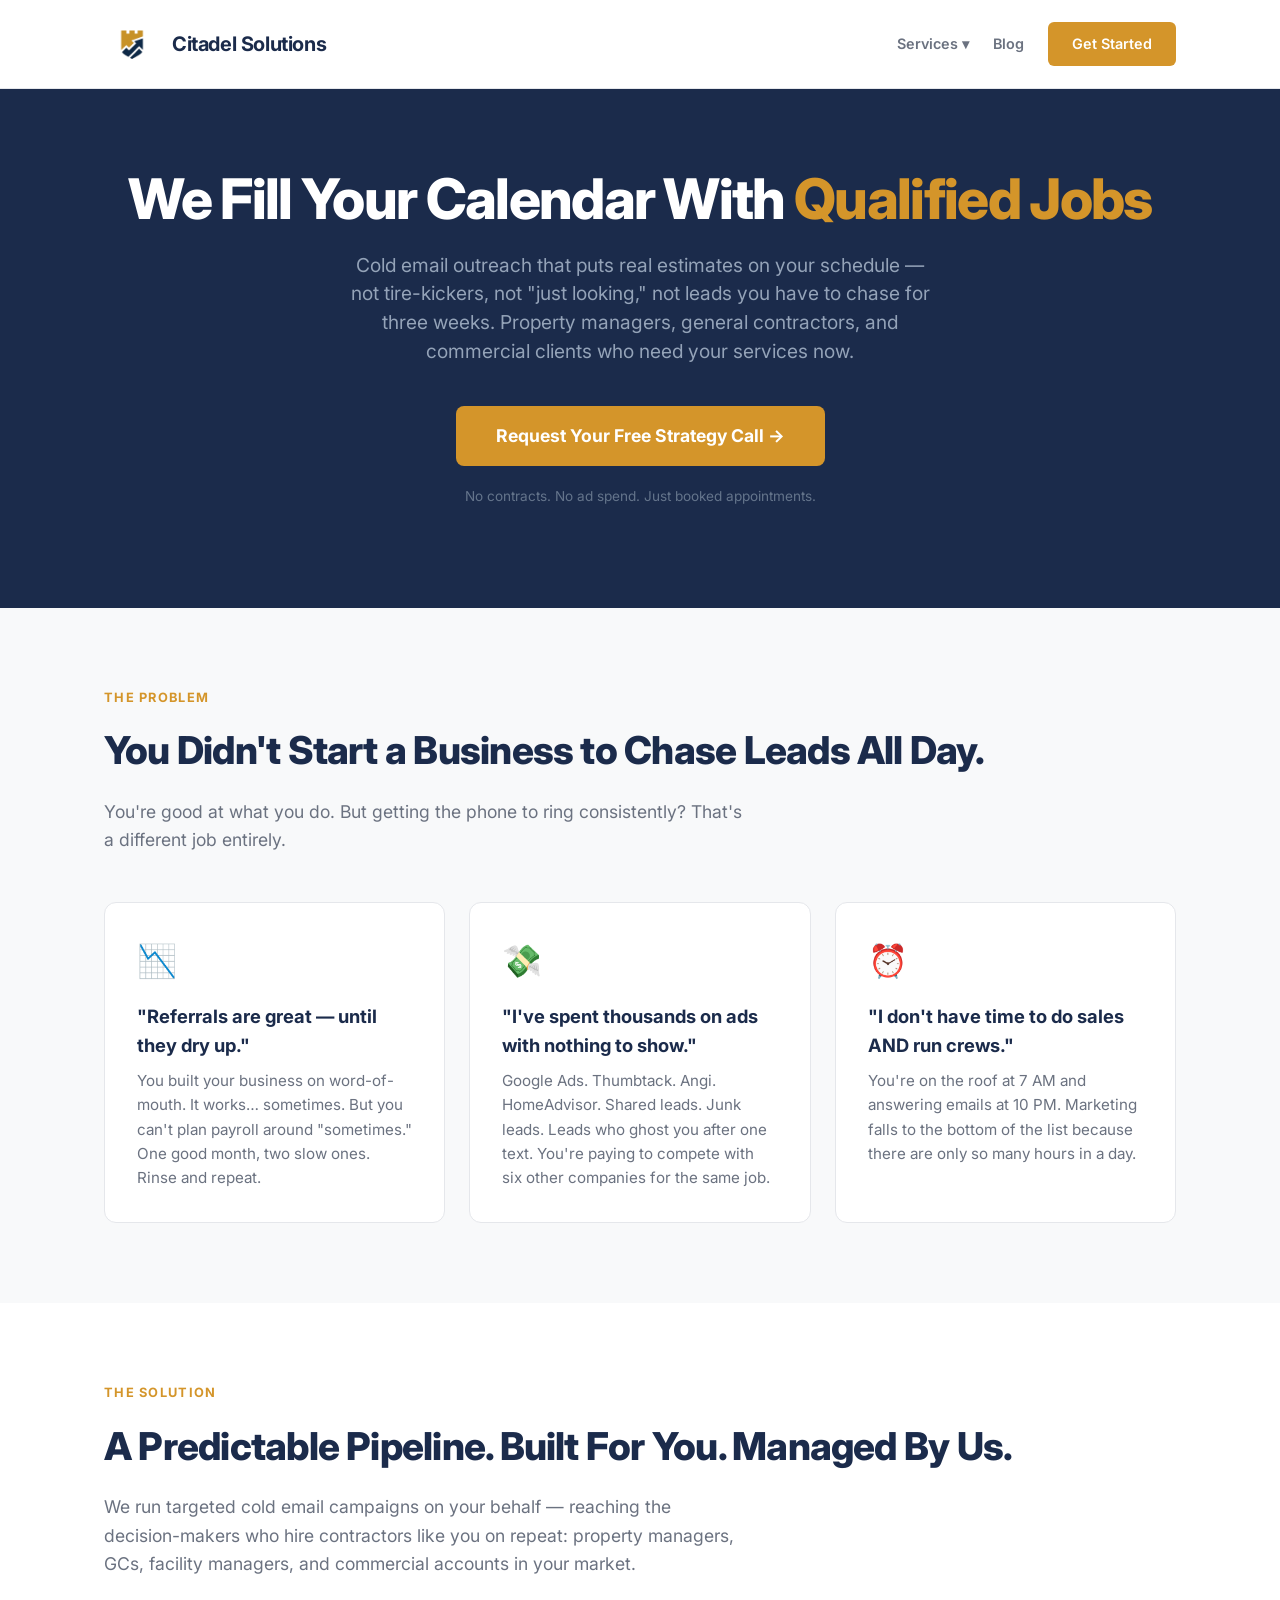
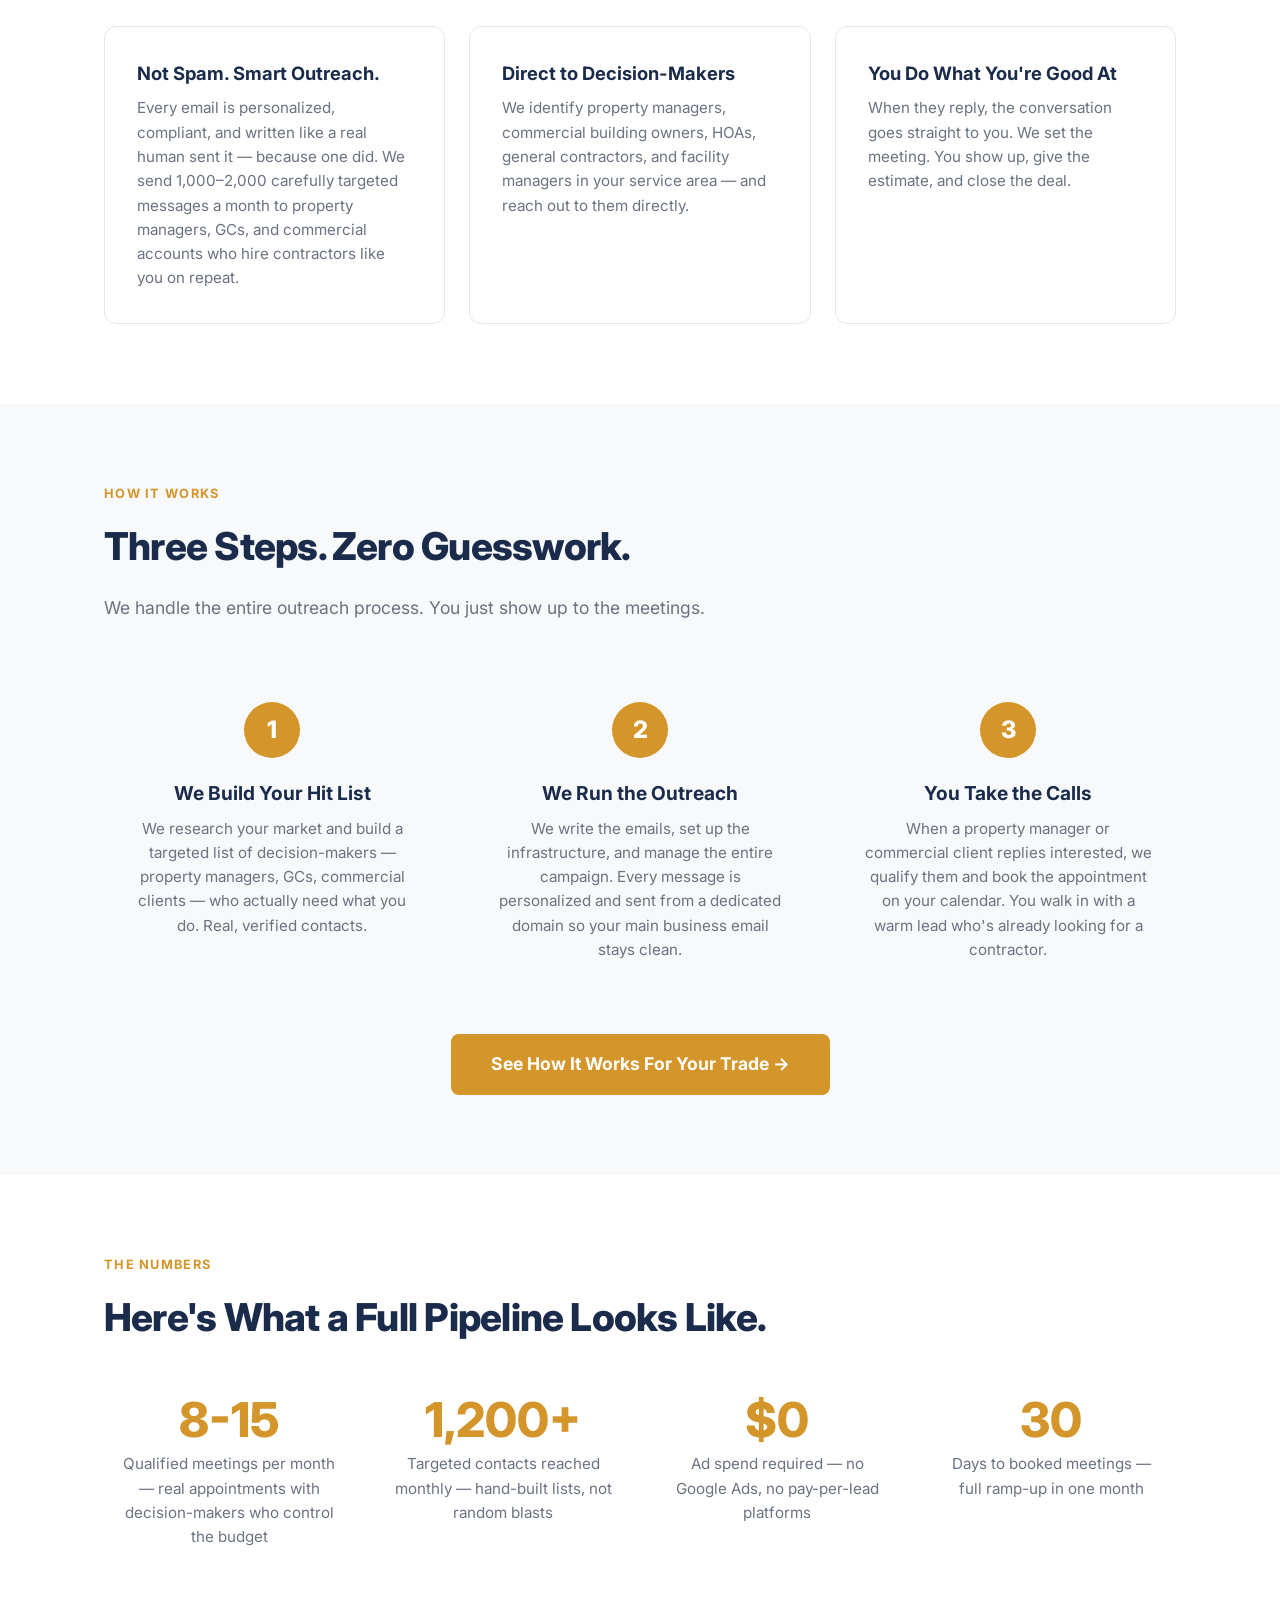
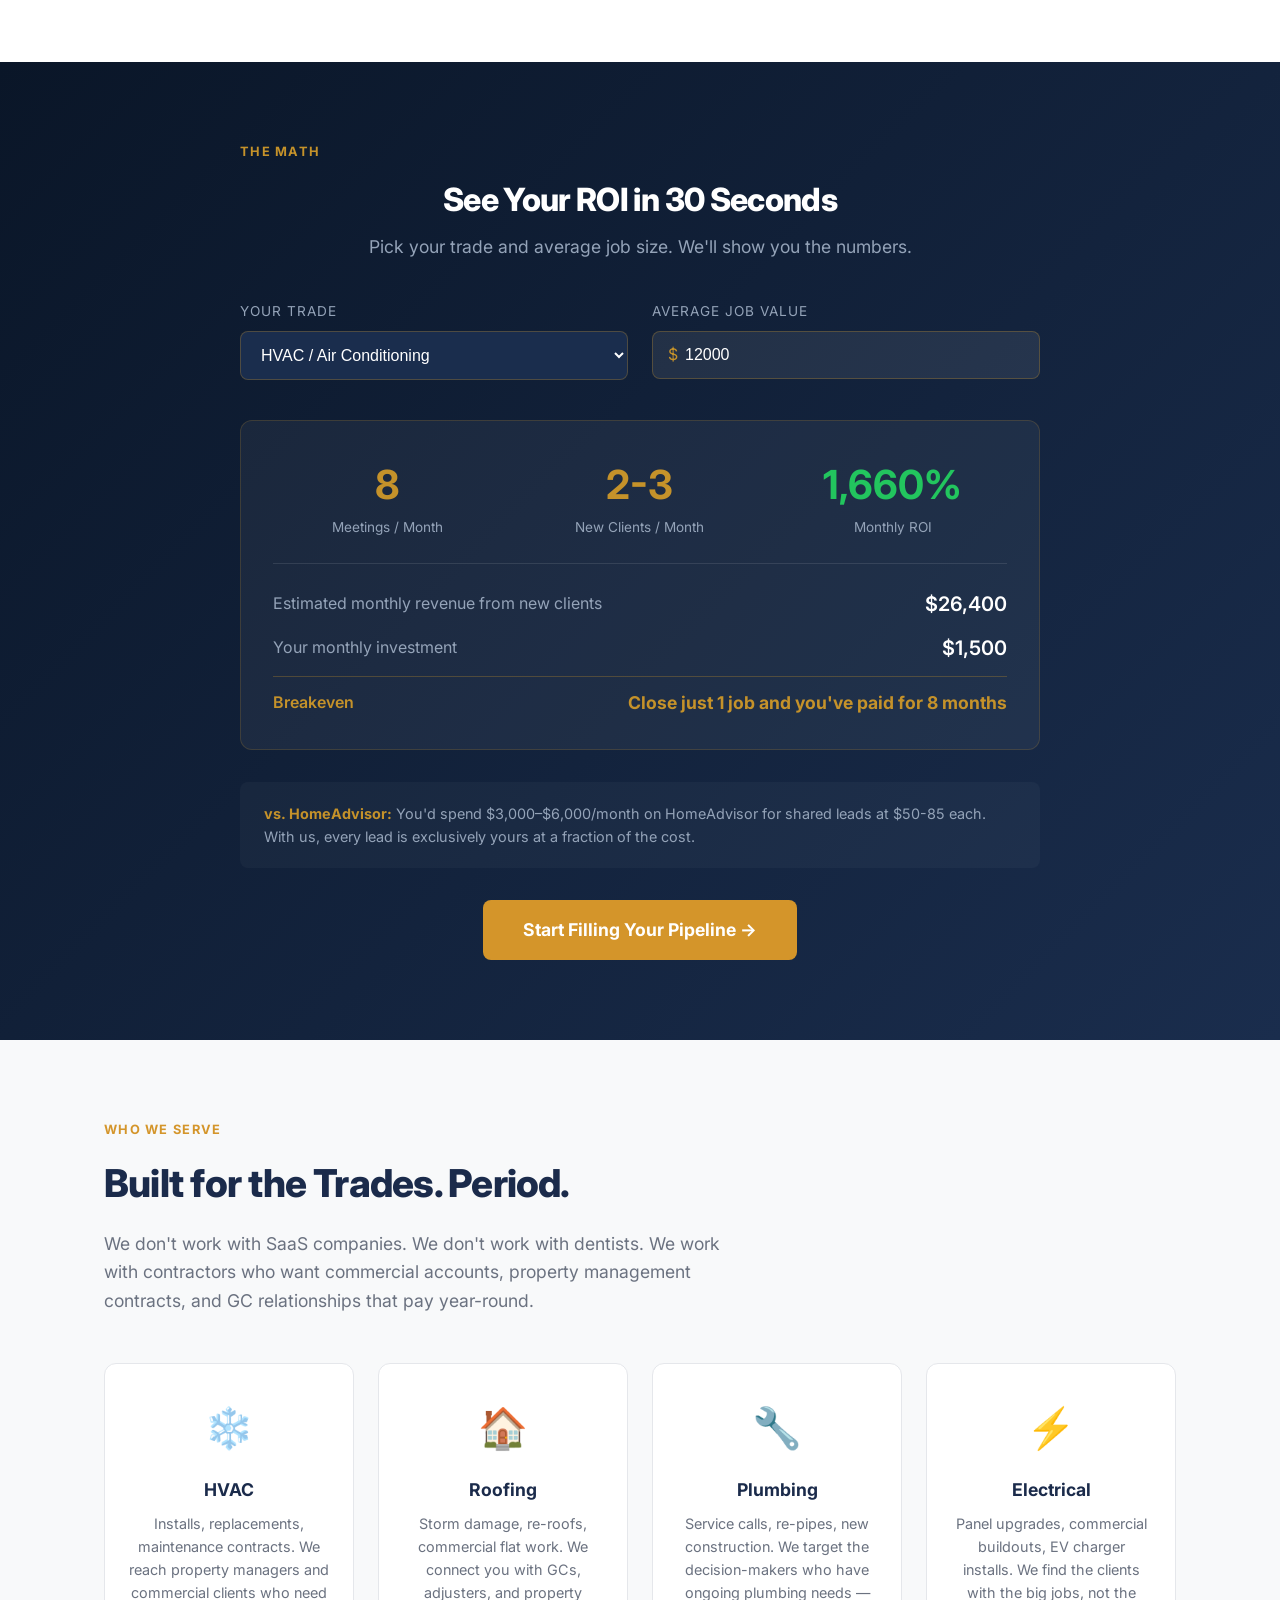
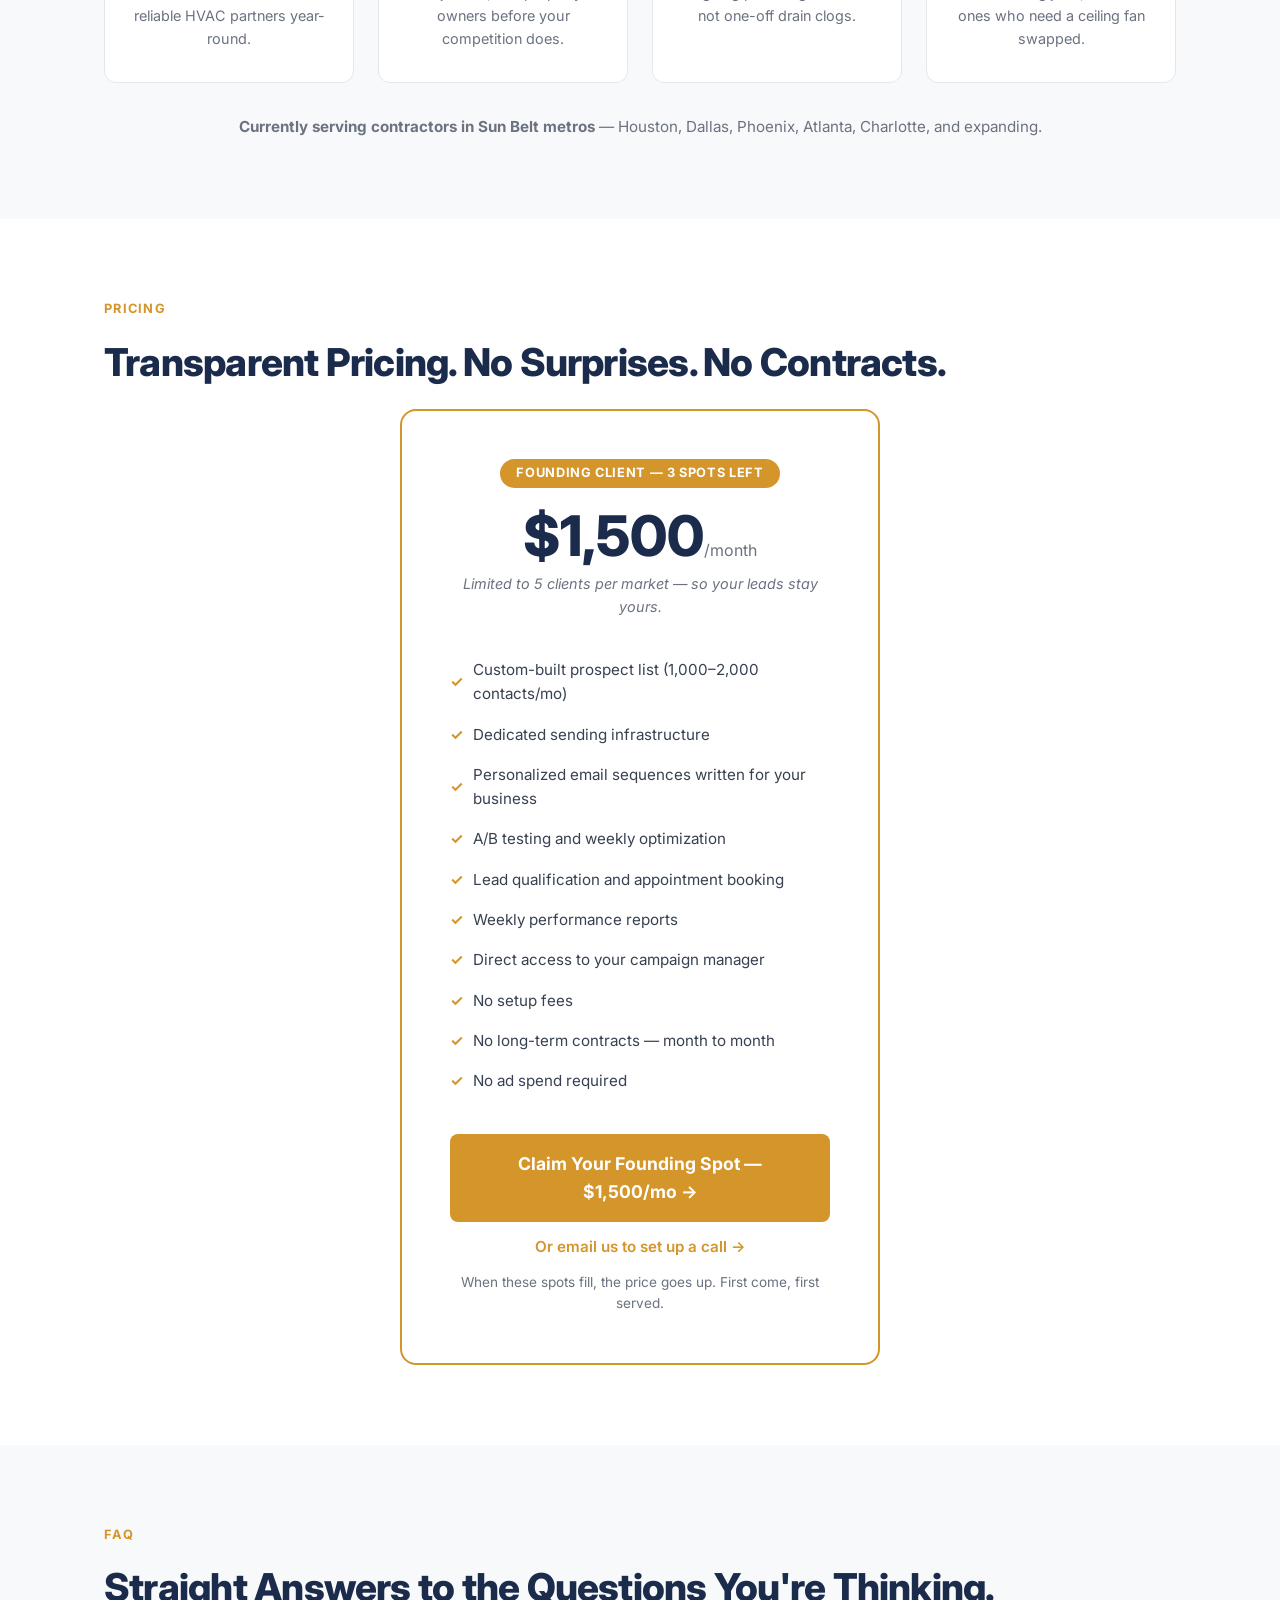
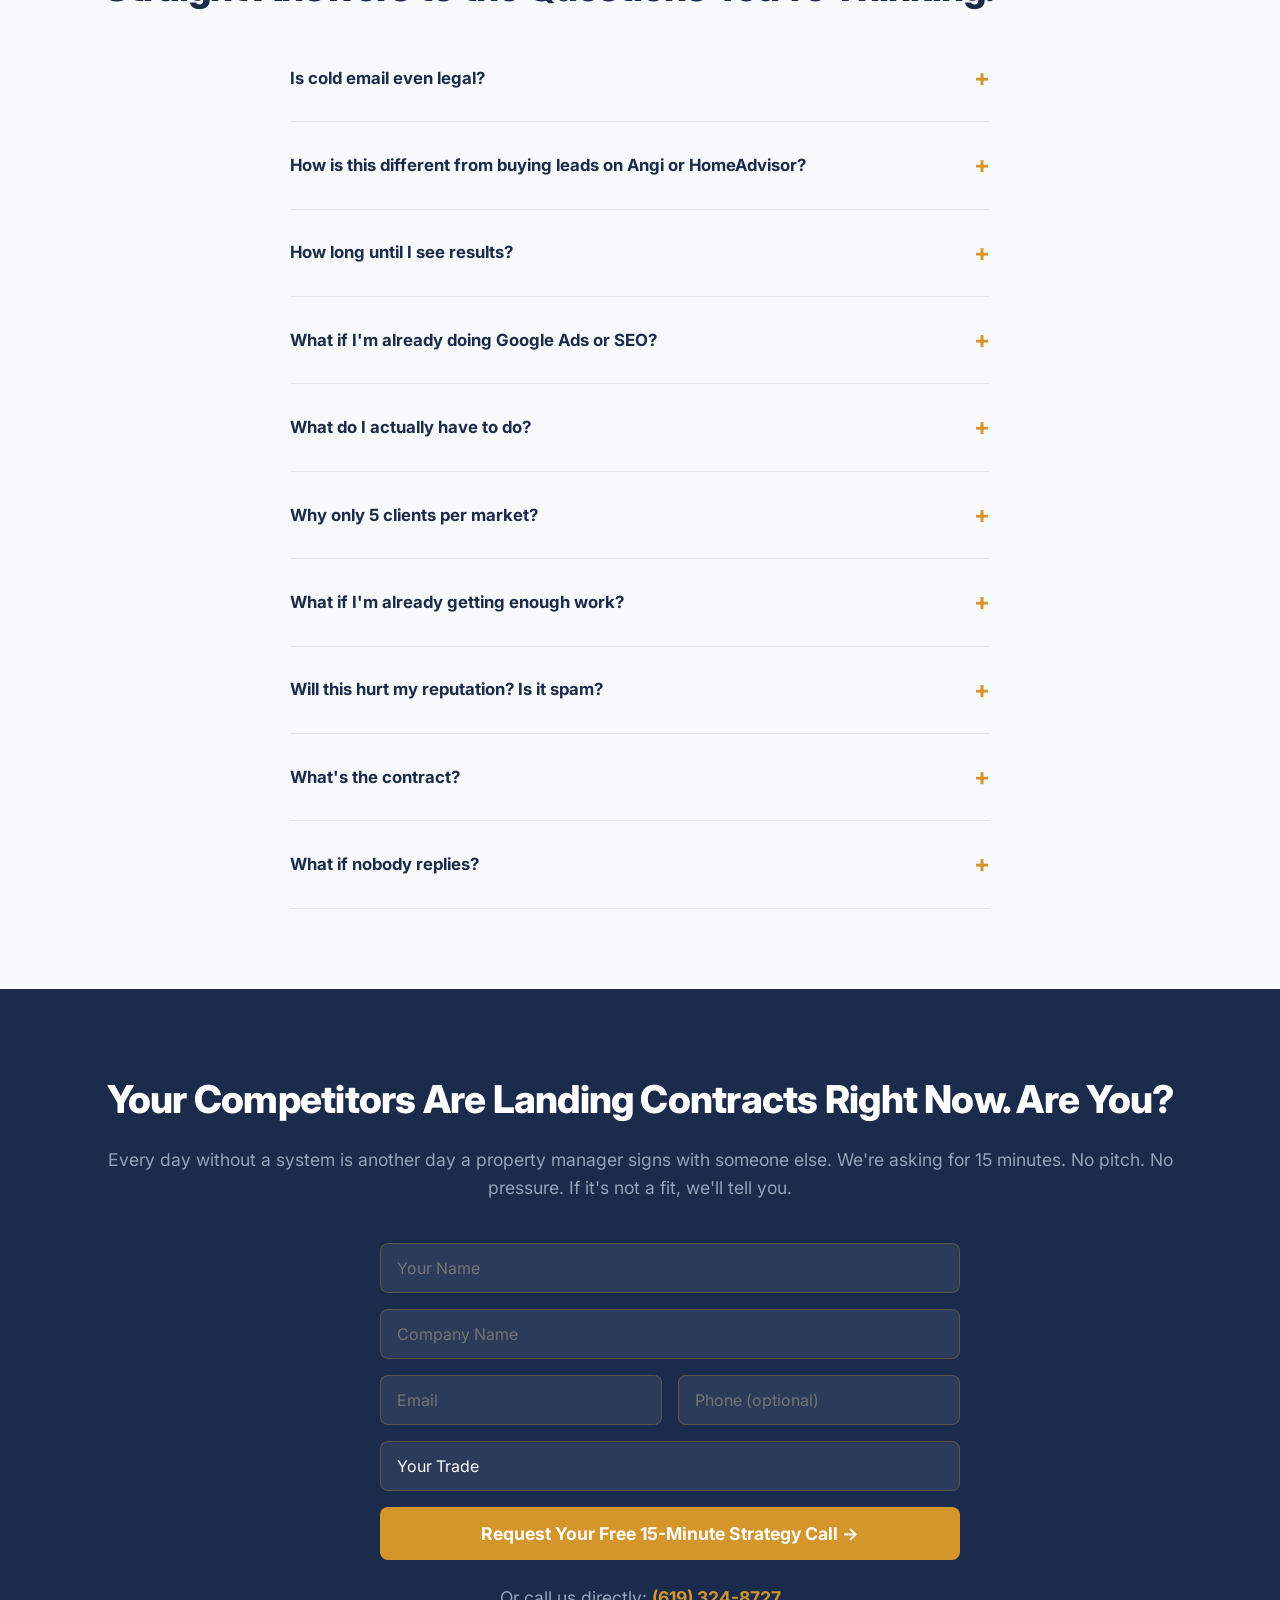
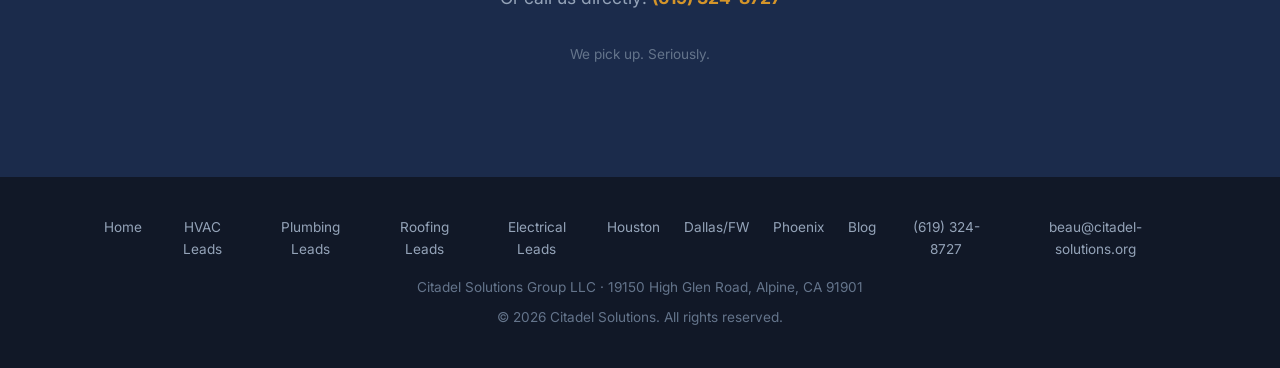
<file: index.html>
<!DOCTYPE html>
<html lang="en">
<head>
  <meta charset="UTF-8">
  <meta name="viewport" content="width=device-width, initial-scale=1.0">
  <title>Citadel Solutions — We Fill Your Calendar With Qualified Jobs</title>
  <meta name="description" content="Cold email lead generation for HVAC, roofing, plumbing, and electrical companies. 8-15 qualified meetings per month. No ad spend.">
  <link rel="canonical" href="https://citadel-solutions.org/">

  <!-- Open Graph -->
  <meta property="og:type" content="website">
  <meta property="og:url" content="https://citadel-solutions.org/">
  <meta property="og:title" content="Citadel Solutions — We Fill Your Calendar With Qualified Jobs">
  <meta property="og:description" content="Cold email lead generation for HVAC, roofing, plumbing, and electrical contractors. 8-15 qualified meetings per month. No ad spend required.">
  <meta property="og:image" content="https://citadel-solutions.org/assets/images/csg-logo-primary-transparent.png">
  <meta property="og:site_name" content="Citadel Solutions">

  <!-- Twitter Card -->
  <meta name="twitter:card" content="summary">
  <meta name="twitter:title" content="Citadel Solutions — We Fill Your Calendar With Qualified Jobs">
  <meta name="twitter:description" content="Cold email lead generation for HVAC, roofing, plumbing, and electrical contractors. 8-15 qualified meetings per month.">
  <meta name="twitter:image" content="https://citadel-solutions.org/assets/images/csg-logo-primary-transparent.png">

  <!-- Structured Data -->
  <script type="application/ld+json">
  {
    "@context": "https://schema.org",
    "@type": "ProfessionalService",
    "name": "Citadel Solutions",
    "url": "https://citadel-solutions.org",
    "logo": "https://citadel-solutions.org/assets/images/csg-logo-primary-transparent.png",
    "description": "B2B cold email lead generation for HVAC, roofing, plumbing, and electrical contractors. We connect you with property managers, GCs, and commercial clients who need your services on repeat.",
    "telephone": "+1-619-324-8727",
    "email": "beau@citadel-solutions.org",
    "address": {
      "@type": "PostalAddress",
      "streetAddress": "19150 High Glen Road",
      "addressLocality": "Alpine",
      "addressRegion": "CA",
      "postalCode": "91901",
      "addressCountry": "US"
    },
    "areaServed": [
      {"@type": "City", "name": "Houston", "addressRegion": "TX"},
      {"@type": "City", "name": "Dallas", "addressRegion": "TX"},
      {"@type": "City", "name": "Fort Worth", "addressRegion": "TX"},
      {"@type": "City", "name": "Phoenix", "addressRegion": "AZ"}
    ],
    "serviceType": ["Lead Generation", "Cold Email Marketing", "B2B Outreach", "Appointment Setting"],
    "priceRange": "$1,500 - $4,000/mo",
    "sameAs": []
  }
  </script>

  <!-- FAQ Schema for Rich Results -->
  <script type="application/ld+json">
  {
    "@context": "https://schema.org",
    "@type": "FAQPage",
    "mainEntity": [
      {
        "@type": "Question",
        "name": "Is cold email even legal?",
        "acceptedAnswer": {
          "@type": "Answer",
          "text": "Yes. 100%. The CAN-SPAM Act allows commercial email as long as it includes a real physical address, an unsubscribe option, and isn't deceptive. Every email we send is fully compliant. We also use dedicated domains and proper authentication (SPF, DKIM, DMARC) so nothing touches your main business email."
        }
      },
      {
        "@type": "Question",
        "name": "How is this different from buying leads on Angi or HomeAdvisor?",
        "acceptedAnswer": {
          "@type": "Answer",
          "text": "Those platforms sell the same lead to 5-10 companies. You're competing on speed — whoever calls first wins. Our leads are exclusive to you. We reach out on your behalf, the prospect replies to you, and nobody else is in the conversation. No bidding wars. No shared leads. Ever."
        }
      },
      {
        "@type": "Question",
        "name": "How long until I see results?",
        "acceptedAnswer": {
          "@type": "Answer",
          "text": "Most campaigns start generating replies within 7-10 days. We spend the first week building your list and warming up sending domains. By week two, emails are going out. By the end of month one, you should have booked meetings on your calendar."
        }
      },
      {
        "@type": "Question",
        "name": "What do I actually have to do?",
        "acceptedAnswer": {
          "@type": "Answer",
          "text": "Show up to the meetings we book. That's it. We handle list building, email writing, sending, follow-ups, and scheduling. You might spend 15 minutes a week reviewing results with us. The rest is on us."
        }
      },
      {
        "@type": "Question",
        "name": "Why only 5 clients per market?",
        "acceptedAnswer": {
          "@type": "Answer",
          "text": "Because if we put two roofing companies in the same metro hitting the same prospect list, we'd be working against ourselves — and against you. Market exclusivity means we protect your territory. First come, first served."
        }
      },
      {
        "@type": "Question",
        "name": "What's the contract?",
        "acceptedAnswer": {
          "@type": "Answer",
          "text": "Month-to-month. No long-term commitment. No setup fees. No cancellation penalties. We keep clients because we deliver results, not because they're locked into a contract."
        }
      },
      {
        "@type": "Question",
        "name": "Will this hurt my reputation? Is it spam?",
        "acceptedAnswer": {
          "@type": "Answer",
          "text": "Our emails are personalized, relevant, and sent from properly authenticated domains with SPF, DKIM, and DMARC. They look and feel like a real business professional reaching out — because that's exactly what they are. We maintain strict CAN-SPAM compliance and never exceed industry-standard sending volumes."
        }
      }
    ]
  }
  </script>

  <link rel="preconnect" href="https://fonts.googleapis.com">
  <link rel="preconnect" href="https://fonts.gstatic.com" crossorigin>
  <link href="https://fonts.googleapis.com/css2?family=Inter:wght@400;600;700;800&display=swap" rel="stylesheet">
  <link rel="stylesheet" href="styles.css">
  <link rel="icon" href="favicon.ico">
  <link rel="apple-touch-icon" href="assets/images/apple-touch-icon.png">
</head>
<body>

<!-- NAV -->
<nav style="background:#FFFFFF; padding:16px 0; border-bottom:1px solid #E5E7EB;">
  <div class="container">
    <a href="/" class="logo">
      <img src="assets/images/csg-logo-primary-transparent.png" alt="CSG Logo">
      <span style="color:#1B2B4B;">Citadel Solutions</span>
    </a>
    <div style="display:flex; align-items:center; gap:24px;">
      <div style="position:relative;" class="nav-dropdown">
        <a href="#" style="color:#6B7280; text-decoration:none; font-weight:600; font-size:0.9rem;" onclick="this.parentElement.classList.toggle('open');return false;">Services ▾</a>
        <div style="display:none; position:absolute; top:100%; left:0; background:#fff; border-radius:8px; box-shadow:0 4px 12px rgba(0,0,0,0.15); padding:8px 0; min-width:220px; z-index:100;">
          <a href="/hvac-lead-generation.html" style="display:block; padding:8px 16px; color:#374151; text-decoration:none; font-size:0.9rem;">❄️ HVAC Leads</a>
          <a href="/plumbing-lead-generation.html" style="display:block; padding:8px 16px; color:#374151; text-decoration:none; font-size:0.9rem;">🔧 Plumbing Leads</a>
          <a href="/roofing-lead-generation.html" style="display:block; padding:8px 16px; color:#374151; text-decoration:none; font-size:0.9rem;">🏠 Roofing Leads</a>
          <a href="/electrical-lead-generation.html" style="display:block; padding:8px 16px; color:#374151; text-decoration:none; font-size:0.9rem;">⚡ Electrical Leads</a>
        </div>
      </div>
      <a href="/blog-contractor-lead-generation.html" style="color:#6B7280; text-decoration:none; font-weight:600; font-size:0.9rem;">Blog</a>
      <a href="mailto:beau@citadel-solutions.org?subject=Interested%20in%20Citadel%20Solutions" class="cta-nav">Get Started</a>
    </div>
  </div>
</nav>
<style>.nav-dropdown.open > div:last-child { display:block!important; } .nav-dropdown > div:last-child a:hover { background:#F3F4F6; }</style>

<!-- HERO -->
<section class="hero" style="background:#1B2B4B; color:#FFFFFF; padding:80px 0 100px;">
  <div class="container">
    <h1 style="color:#FFFFFF;">We Fill Your Calendar With <span class="gold" style="color:#D4952A;">Qualified Jobs</span></h1>
    <p class="subtitle">Cold email outreach that puts real estimates on your schedule — not tire-kickers, not "just looking," not leads you have to chase for three weeks. Property managers, general contractors, and commercial clients who need your services now.</p>
    <a href="mailto:beau@citadel-solutions.org?subject=Free%20Strategy%20Call%20Request&body=Hi%20Beau%2C%0A%0AI%27m%20interested%20in%20learning%20how%20Citadel%20Solutions%20can%20help%20my%20business.%20What%20times%20work%20for%20a%20quick%20call%3F%0A%0AThanks" class="cta-button">Request Your Free Strategy Call →</a>
    <p class="trust-line">No contracts. No ad spend. Just booked appointments.</p>
  </div>
</section>

<!-- PROBLEM -->
<section id="problem">
  <div class="container">
    <p class="section-label">The Problem</p>
    <h2>You Didn't Start a Business to Chase Leads All Day.</h2>
    <p class="section-sub">You're good at what you do. But getting the phone to ring consistently? That's a different job entirely.</p>
    <div class="problems-grid">
      <div class="problem-card">
        <div class="icon">📉</div>
        <h3>"Referrals are great — until they dry up."</h3>
        <p>You built your business on word-of-mouth. It works… sometimes. But you can't plan payroll around "sometimes." One good month, two slow ones. Rinse and repeat.</p>
      </div>
      <div class="problem-card">
        <div class="icon">💸</div>
        <h3>"I've spent thousands on ads with nothing to show."</h3>
        <p>Google Ads. Thumbtack. Angi. HomeAdvisor. Shared leads. Junk leads. Leads who ghost you after one text. You're paying to compete with six other companies for the same job.</p>
      </div>
      <div class="problem-card">
        <div class="icon">⏰</div>
        <h3>"I don't have time to do sales AND run crews."</h3>
        <p>You're on the roof at 7 AM and answering emails at 10 PM. Marketing falls to the bottom of the list because there are only so many hours in a day.</p>
      </div>
    </div>
  </div>
</section>

<!-- SOLUTION -->
<section>
  <div class="container">
    <p class="section-label">The Solution</p>
    <h2>A Predictable Pipeline. Built For You. Managed By Us.</h2>
    <p class="section-sub">We run targeted cold email campaigns on your behalf — reaching the decision-makers who hire contractors like you on repeat: property managers, GCs, facility managers, and commercial accounts in your market.</p>
    <div class="problems-grid">
      <div class="problem-card">
        <h3>Not Spam. Smart Outreach.</h3>
        <p>Every email is personalized, compliant, and written like a real human sent it — because one did. We send 1,000–2,000 carefully targeted messages a month to property managers, GCs, and commercial accounts who hire contractors like you on repeat.</p>
      </div>
      <div class="problem-card">
        <h3>Direct to Decision-Makers</h3>
        <p>We identify property managers, commercial building owners, HOAs, general contractors, and facility managers in your service area — and reach out to them directly.</p>
      </div>
      <div class="problem-card">
        <h3>You Do What You're Good At</h3>
        <p>When they reply, the conversation goes straight to you. We set the meeting. You show up, give the estimate, and close the deal.</p>
      </div>
    </div>
  </div>
</section>

<!-- HOW IT WORKS -->
<section id="how">
  <div class="container">
    <p class="section-label">How It Works</p>
    <h2>Three Steps. Zero Guesswork.</h2>
    <p class="section-sub">We handle the entire outreach process. You just show up to the meetings.</p>
    <div class="steps">
      <div class="step">
        <div class="step-number">1</div>
        <h3>We Build Your Hit List</h3>
        <p>We research your market and build a targeted list of decision-makers — property managers, GCs, commercial clients — who actually need what you do. Real, verified contacts.</p>
      </div>
      <div class="step">
        <div class="step-number">2</div>
        <h3>We Run the Outreach</h3>
        <p>We write the emails, set up the infrastructure, and manage the entire campaign. Every message is personalized and sent from a dedicated domain so your main business email stays clean.</p>
      </div>
      <div class="step">
        <div class="step-number">3</div>
        <h3>You Take the Calls</h3>
        <p>When a property manager or commercial client replies interested, we qualify them and book the appointment on your calendar. You walk in with a warm lead who's already looking for a contractor.</p>
      </div>
    </div>
    <div style="text-align:center; margin-top:40px;">
      <a href="mailto:beau@citadel-solutions.org?subject=How%20It%20Works%20For%20My%20Trade&body=Hi%20Beau%2C%0A%0AI%27d%20like%20to%20learn%20more%20about%20how%20this%20works%20for%20my%20trade.%20Can%20we%20set%20up%20a%20quick%20call%3F" class="cta-button">See How It Works For Your Trade →</a>
    </div>
  </div>
</section>

<!-- RESULTS -->
<section id="results">
  <div class="container">
    <p class="section-label">The Numbers</p>
    <h2>Here's What a Full Pipeline Looks Like.</h2>
    <div class="stats-grid">
      <div class="stat">
        <div class="number">8-15</div>
        <div class="label">Qualified meetings per month — real appointments with decision-makers who control the budget</div>
      </div>
      <div class="stat">
        <div class="number">1,200+</div>
        <div class="label">Targeted contacts reached monthly — hand-built lists, not random blasts</div>
      </div>
      <div class="stat">
        <div class="number">$0</div>
        <div class="label">Ad spend required — no Google Ads, no pay-per-lead platforms</div>
      </div>
      <div class="stat">
        <div class="number">30</div>
        <div class="label">Days to booked meetings — full ramp-up in one month</div>
      </div>
    </div>
  </div>
</section>

<!-- ROI CALCULATOR -->
<section id="roi-calculator" style="background:linear-gradient(135deg, #0a1628 0%, #1a2d4d 100%); padding:80px 20px; color:#fff;">
  <div style="max-width:800px; margin:0 auto;">
    <p class="section-label" style="color:#C5922A;">The Math</p>
    <h2 style="text-align:center; font-size:2rem; margin-bottom:0.5rem; color:#fff;">See Your ROI in 30 Seconds</h2>
    <p style="text-align:center; color:#94a3b8; margin-bottom:40px; font-size:1.1rem;">Pick your trade and average job size. We'll show you the numbers.</p>

    <div style="display:grid; grid-template-columns:1fr 1fr; gap:24px; margin-bottom:40px;" id="calc-inputs">
      <div>
        <label style="display:block; font-size:0.85rem; color:#94a3b8; margin-bottom:8px; text-transform:uppercase; letter-spacing:1px;">Your Trade</label>
        <select id="calc-trade" onchange="updateCalculator()" style="width:100%; padding:14px 16px; background:#1a2d4d; border:1px solid rgba(197,146,42,0.3); border-radius:8px; color:#fff; font-size:1rem; cursor:pointer;">
          <option value="hvac" style="background:#1a2d4d; color:#fff;">HVAC / Air Conditioning</option>
          <option value="roofing" style="background:#1a2d4d; color:#fff;">Roofing</option>
          <option value="plumbing" style="background:#1a2d4d; color:#fff;">Plumbing</option>
          <option value="electrical" style="background:#1a2d4d; color:#fff;">Electrical</option>
          <option value="other" style="background:#1a2d4d; color:#fff;">Other</option>
        </select>
      </div>
      <div>
        <label style="display:block; font-size:0.85rem; color:#94a3b8; margin-bottom:8px; text-transform:uppercase; letter-spacing:1px;">Average Job Value</label>
        <div style="position:relative;">
          <span style="position:absolute; left:16px; top:50%; transform:translateY(-50%); color:#C5922A; font-size:1rem;">$</span>
          <input type="number" id="calc-jobvalue" value="12000" min="1000" max="200000" step="500" onchange="updateCalculator()" oninput="updateCalculator()" style="width:100%; padding:14px 16px 14px 32px; background:rgba(255,255,255,0.08); border:1px solid rgba(197,146,42,0.3); border-radius:8px; color:#fff; font-size:1rem; box-sizing:border-box;">
        </div>
      </div>
    </div>

    <div id="calc-results" style="background:rgba(255,255,255,0.05); border:1px solid rgba(197,146,42,0.2); border-radius:12px; padding:32px; margin-bottom:32px;">
      <div style="display:grid; grid-template-columns:repeat(3,1fr); gap:24px; text-align:center; margin-bottom:24px;" id="calc-stats-grid">
        <div>
          <div id="calc-meetings" style="font-size:2.5rem; font-weight:700; color:#C5922A;">8</div>
          <div style="font-size:0.85rem; color:#94a3b8;">Meetings / Month</div>
        </div>
        <div>
          <div id="calc-clients" style="font-size:2.5rem; font-weight:700; color:#C5922A;">2-3</div>
          <div style="font-size:0.85rem; color:#94a3b8;">New Clients / Month</div>
        </div>
        <div>
          <div id="calc-roi" style="font-size:2.5rem; font-weight:700; color:#22c55e;">1,500%</div>
          <div style="font-size:0.85rem; color:#94a3b8;">Monthly ROI</div>
        </div>
      </div>
      <div style="border-top:1px solid rgba(255,255,255,0.1); padding-top:24px;">
        <div style="display:flex; justify-content:space-between; align-items:center; margin-bottom:12px;">
          <span style="color:#94a3b8;">Estimated monthly revenue from new clients</span>
          <span id="calc-revenue" style="font-size:1.25rem; font-weight:600; color:#fff;">$30,000</span>
        </div>
        <div style="display:flex; justify-content:space-between; align-items:center; margin-bottom:12px;">
          <span style="color:#94a3b8;">Your monthly investment</span>
          <span style="font-size:1.25rem; font-weight:600; color:#fff;">$1,500</span>
        </div>
        <div style="display:flex; justify-content:space-between; align-items:center; padding-top:12px; border-top:1px solid rgba(197,146,42,0.3);">
          <span style="color:#C5922A; font-weight:600;">Breakeven</span>
          <span id="calc-breakeven" style="font-size:1.1rem; font-weight:700; color:#C5922A;">Close just 1 job and you've paid for 8 months</span>
        </div>
      </div>
    </div>

    <div style="background:rgba(255,255,255,0.03); border-radius:8px; padding:20px 24px; margin-bottom:32px;">
      <p style="font-size:0.9rem; color:#94a3b8; margin:0;">
        <strong style="color:#C5922A;">vs. HomeAdvisor:</strong>
        <span id="calc-comparison">You'd spend $3,000–$6,000/month for shared leads. With us, every lead is exclusively yours at half the cost.</span>
      </p>
    </div>

    <div style="text-align:center;">
      <a href="#pricing" class="cta-button">Start Filling Your Pipeline →</a>
    </div>
  </div>
</section>

<script>
const tradeDefaults={hvac:{jobValue:12000,meetings:8,closeRate:.28},roofing:{jobValue:25000,meetings:7,closeRate:.25},plumbing:{jobValue:8000,meetings:9,closeRate:.30},electrical:{jobValue:15000,meetings:7,closeRate:.27},other:{jobValue:10000,meetings:8,closeRate:.25}};
function updateCalculator(){const t=document.getElementById('calc-trade').value,j=parseInt(document.getElementById('calc-jobvalue').value)||tradeDefaults[t].jobValue,d=tradeDefaults[t],m=d.meetings,c=Math.round(m*d.closeRate*10)/10,mn=Math.floor(c),mx=Math.ceil(c+.5),r=Math.round(c*j),inv=1500,roi=Math.round((r-inv)/inv*100),bm=Math.round(j/inv);document.getElementById('calc-meetings').textContent=m;document.getElementById('calc-clients').textContent=mn+'-'+mx;document.getElementById('calc-roi').textContent=roi.toLocaleString()+'%';document.getElementById('calc-revenue').textContent='$'+r.toLocaleString();document.getElementById('calc-breakeven').textContent=bm>=2?'Close just 1 job and you\'ve paid for '+bm+' months':'Every closed deal returns '+Math.round(j/inv)+'x your investment';const h=t==='roofing'?'75-100':t==='hvac'?'50-85':t==='plumbing'?'40-75':'45-80',hm=t==='roofing'?'$4,000–$8,000':'$3,000–$6,000';document.getElementById('calc-comparison').innerHTML='You\'d spend '+hm+'/month on HomeAdvisor for shared leads at $'+h+' each. With us, every lead is exclusively yours at a fraction of the cost.'}
document.getElementById('calc-trade').addEventListener('change',function(){document.getElementById('calc-jobvalue').value=tradeDefaults[this.value].jobValue;updateCalculator()});
updateCalculator();
if(window.innerWidth<640){document.getElementById('calc-inputs').style.gridTemplateColumns='1fr';document.getElementById('calc-stats-grid').style.gridTemplateColumns='1fr'}
</script>

<!-- WHO WE WORK WITH -->
<section id="trades">
  <div class="container">
    <p class="section-label">Who We Serve</p>
    <h2>Built for the Trades. Period.</h2>
    <p class="section-sub">We don't work with SaaS companies. We don't work with dentists. We work with contractors who want commercial accounts, property management contracts, and GC relationships that pay year-round.</p>
    <div class="trades-grid">
      <div class="trade-card">
        <div class="icon">❄️</div>
        <h3>HVAC</h3>
        <p style="color:#6B7280; font-size:0.9rem; margin-top:8px;">Installs, replacements, maintenance contracts. We reach property managers and commercial clients who need reliable HVAC partners year-round.</p>
      </div>
      <div class="trade-card">
        <div class="icon">🏠</div>
        <h3>Roofing</h3>
        <p style="color:#6B7280; font-size:0.9rem; margin-top:8px;">Storm damage, re-roofs, commercial flat work. We connect you with GCs, adjusters, and property owners before your competition does.</p>
      </div>
      <div class="trade-card">
        <div class="icon">🔧</div>
        <h3>Plumbing</h3>
        <p style="color:#6B7280; font-size:0.9rem; margin-top:8px;">Service calls, re-pipes, new construction. We target the decision-makers who have ongoing plumbing needs — not one-off drain clogs.</p>
      </div>
      <div class="trade-card">
        <div class="icon">⚡</div>
        <h3>Electrical</h3>
        <p style="color:#6B7280; font-size:0.9rem; margin-top:8px;">Panel upgrades, commercial buildouts, EV charger installs. We find the clients with the big jobs, not the ones who need a ceiling fan swapped.</p>
      </div>
    </div>
    <p style="text-align:center; margin-top:32px; color:#6B7280; font-size:0.95rem;"><strong>Currently serving contractors in Sun Belt metros</strong> — Houston, Dallas, Phoenix, Atlanta, Charlotte, and expanding.</p>
  </div>
</section>

<!-- PRICING -->
<section id="pricing">
  <div class="container">
    <p class="section-label">Pricing</p>
    <h2>Transparent Pricing. No Surprises. No Contracts.</h2>
    <div class="pricing-card">
      <div class="badge">Founding Client — 3 Spots Left</div>
      <div class="price">$1,500<span>/month</span></div>
      <p style="color:#6B7280; font-size:0.9rem; margin-top:8px;"><em>Limited to 5 clients per market — so your leads stay yours.</em></p>
      <ul class="includes">
        <li>Custom-built prospect list (1,000–2,000 contacts/mo)</li>
        <li>Dedicated sending infrastructure</li>
        <li>Personalized email sequences written for your business</li>
        <li>A/B testing and weekly optimization</li>
        <li>Lead qualification and appointment booking</li>
        <li>Weekly performance reports</li>
        <li>Direct access to your campaign manager</li>
        <li>No setup fees</li>
        <li>No long-term contracts — month to month</li>
        <li>No ad spend required</li>
      </ul>
      <a href="https://buy.stripe.com/00wfZh1P2dwr6d8dhg00000" class="cta-button" style="width:100%;text-align:center;">Claim Your Founding Spot — $1,500/mo →</a>
      <p style="margin-top:12px;"><a href="mailto:beau@citadel-solutions.org?subject=Quick%20Question%20About%20Citadel%20Solutions" style="color:#D4952A; text-decoration:none; font-weight:600; font-size:0.95rem;">Or email us to set up a call →</a></p>
      <p style="color:#6B7280; font-size:0.85rem; margin-top:12px;">When these spots fill, the price goes up. First come, first served.</p>
    </div>
  </div>
</section>

<!-- FAQ -->
<section id="faq">
  <div class="container">
    <p class="section-label">FAQ</p>
    <h2>Straight Answers to the Questions You're Thinking.</h2>
    <div class="faq-list">
      <details class="faq-item">
        <summary>Is cold email even legal?</summary>
        <p>Yes. 100%. The CAN-SPAM Act allows commercial email as long as it includes a real physical address, an unsubscribe option, and isn't deceptive. Every email we send is fully compliant. We also use dedicated domains and proper authentication (SPF, DKIM, DMARC) so nothing touches your main business email.</p>
      </details>
      <details class="faq-item">
        <summary>How is this different from buying leads on Angi or HomeAdvisor?</summary>
        <p>Those platforms sell the same lead to 5–10 companies. You're competing on speed — whoever calls first wins. Our leads are exclusive to you. We reach out on your behalf, the prospect replies to you, and nobody else is in the conversation. No bidding wars. No shared leads. Ever.</p>
      </details>
      <details class="faq-item">
        <summary>How long until I see results?</summary>
        <p>Most campaigns start generating replies within 7–10 days. We spend the first week building your list and warming up sending domains. By week two, emails are going out. By the end of month one, you should have booked meetings on your calendar.</p>
      </details>
      <details class="faq-item">
        <summary>What if I'm already doing Google Ads or SEO?</summary>
        <p>Keep it running. Cold email doesn't compete with your other marketing — it adds a completely new channel. Ads are inbound — you wait for people to search. Email is outbound — we go find them. The combination is what fills your calendar consistently.</p>
      </details>
      <details class="faq-item">
        <summary>What do I actually have to do?</summary>
        <p>Show up to the meetings we book. That's it. We handle list building, email writing, sending, follow-ups, and scheduling. You might spend 15 minutes a week reviewing results with us. The rest is on us.</p>
      </details>
      <details class="faq-item">
        <summary>Why only 5 clients per market?</summary>
        <p>Because if we put two roofing companies in the same metro hitting the same prospect list, we'd be working against ourselves — and against you. Market exclusivity means we protect your territory. First come, first served.</p>
      </details>
      <details class="faq-item">
        <summary>What if I'm already getting enough work?</summary>
        <p>Great — but is it the <em>right</em> work? Cold email lets you target the accounts that actually move the needle — property management companies, commercial clients, GC relationships. Stop chasing $500 service calls and start landing $10,000+ contracts.</p>
      </details>
      <details class="faq-item">
        <summary>Will this hurt my reputation? Is it spam?</summary>
        <p>Our emails are personalized, relevant, and sent from properly authenticated domains with SPF, DKIM, and DMARC. They look and feel like a real business professional reaching out — because that's exactly what they are. We maintain strict CAN-SPAM compliance and never exceed industry-standard sending volumes.</p>
      </details>
      <details class="faq-item">
        <summary>What's the contract?</summary>
        <p>Month-to-month. No long-term commitment. No setup fees. No cancellation penalties. We keep clients because we deliver results, not because they're locked into a contract.</p>
      </details>
      <details class="faq-item">
        <summary>What if nobody replies?</summary>
        <p>In 3+ years of B2B cold email operations, a properly targeted campaign to home services businesses has never produced zero results. If your campaign underperforms our benchmarks, we adjust targeting, messaging, and volume at no extra cost. Our reputation depends on your success.</p>
      </details>
    </div>
  </div>
</section>

<!-- FINAL CTA -->
<section class="final-cta">
  <div class="container">
    <h2>Your Competitors Are Landing Contracts Right Now. Are You?</h2>
    <p>Every day without a system is another day a property manager signs with someone else. We're asking for 15 minutes. No pitch. No pressure. If it's not a fit, we'll tell you.</p>
    
    <!-- Lead Capture Form -->
    <div id="contact-form-wrapper" style="max-width:520px; margin:40px auto 0; text-align:left;">
      <form id="contact-form" action="https://formsubmit.co/beau@citadel-solutions.org" method="POST" style="display:grid; gap:16px;">
        <input type="text" name="name" placeholder="Your Name" required
          style="padding:14px 16px; background:rgba(255,255,255,0.08); border:1px solid rgba(197,146,42,0.3); border-radius:8px; color:#fff; font-size:1rem; font-family:'Inter',sans-serif;">
        <input type="text" name="company" placeholder="Company Name" required
          style="padding:14px 16px; background:rgba(255,255,255,0.08); border:1px solid rgba(197,146,42,0.3); border-radius:8px; color:#fff; font-size:1rem; font-family:'Inter',sans-serif;">
        <div style="display:grid; grid-template-columns:1fr 1fr; gap:16px;">
          <input type="email" name="email" placeholder="Email" required
            style="padding:14px 16px; background:rgba(255,255,255,0.08); border:1px solid rgba(197,146,42,0.3); border-radius:8px; color:#fff; font-size:1rem; font-family:'Inter',sans-serif;">
          <input type="tel" name="phone" placeholder="Phone (optional)"
            style="padding:14px 16px; background:rgba(255,255,255,0.08); border:1px solid rgba(197,146,42,0.3); border-radius:8px; color:#fff; font-size:1rem; font-family:'Inter',sans-serif;">
        </div>
        <select name="trade" required
          style="padding:14px 16px; background:rgba(255,255,255,0.08); border:1px solid rgba(197,146,42,0.3); border-radius:8px; color:#fff; font-size:1rem; font-family:'Inter',sans-serif; -webkit-appearance:none; appearance:none;">
          <option value="" disabled selected style="color:#94A3B8;">Your Trade</option>
          <option value="hvac" style="background:#1B2B4B; color:#fff;">HVAC</option>
          <option value="plumbing" style="background:#1B2B4B; color:#fff;">Plumbing</option>
          <option value="roofing" style="background:#1B2B4B; color:#fff;">Roofing</option>
          <option value="electrical" style="background:#1B2B4B; color:#fff;">Electrical</option>
          <option value="other" style="background:#1B2B4B; color:#fff;">Other</option>
        </select>
        <!-- FormSubmit.co configuration -->
        <input type="hidden" name="_subject" value="🔥 New Lead — Citadel Solutions Strategy Call Request">
        <input type="hidden" name="_next" value="https://citadel-solutions.org?submitted=true">
        <input type="hidden" name="_captcha" value="true">
        <input type="hidden" name="_template" value="table">
        <input type="hidden" name="_autoresponse" value="Thanks for reaching out! We received your request and will be in touch within 24 hours to schedule your free strategy call. — Citadel Solutions">
        <input type="text" name="_honey" style="display:none">
        <button type="submit" class="cta-button" style="width:100%; text-align:center; border:none; cursor:pointer; font-family:'Inter',sans-serif; font-size:1.1rem;">
          Request Your Free 15-Minute Strategy Call →
        </button>
      </form>
      <div id="form-success" style="display:none; text-align:center; padding:30px 0;">
        <p style="font-size:1.3rem; color:#C5922A; font-weight:700;">✓ Request Received!</p>
        <p style="color:#CBD5E1; margin-top:8px;">We'll reach out within 24 hours to schedule your strategy call.</p>
      </div>
    </div>
    
    <p style="margin-top:24px;"><a href="tel:+16193248727" style="color:#94A3B8; text-decoration:none; font-size:1.1rem;">Or call us directly: <strong style="color:#D4952A;">(619) 324-8727</strong></a></p>
    <p style="color:#64748B; font-size:0.85rem; margin-top:8px;">We pick up. Seriously.</p>
  </div>
</section>

<script>
// Show success message if redirected back after submission
if(window.location.search.includes('submitted=true')){
  var form=document.getElementById('contact-form');
  var success=document.getElementById('form-success');
  if(form)form.style.display='none';
  if(success)success.style.display='block';
  history.replaceState(null,'',window.location.pathname);
}
// Responsive: stack email/phone on mobile
if(window.innerWidth<640){
  var grid=document.querySelector('#contact-form-wrapper div[style*="grid-template-columns:1fr 1fr"]');
  if(grid)grid.style.gridTemplateColumns='1fr';
}
</script>

<!-- FOOTER -->
<footer>
  <div class="container">
    <div class="footer-links">
      <a href="/">Home</a>
      <a href="/hvac-lead-generation.html">HVAC Leads</a>
      <a href="/plumbing-lead-generation.html">Plumbing Leads</a>
      <a href="/roofing-lead-generation.html">Roofing Leads</a>
      <a href="/electrical-lead-generation.html">Electrical Leads</a>
      <a href="/houston-lead-generation.html">Houston</a>
      <a href="/dallas-lead-generation.html">Dallas/FW</a>
      <a href="/phoenix-lead-generation.html">Phoenix</a>
      <a href="/blog.html">Blog</a>
      <a href="tel:+16193248727">(619) 324-8727</a>
      <a href="mailto:beau@citadel-solutions.org">beau@citadel-solutions.org</a>
    </div>
    <p>Citadel Solutions Group LLC · 19150 High Glen Road, Alpine, CA 91901</p>
    <p style="margin-top:8px;">© 2026 Citadel Solutions. All rights reserved.</p>
  </div>
</footer>

</body>
</html>
</file>
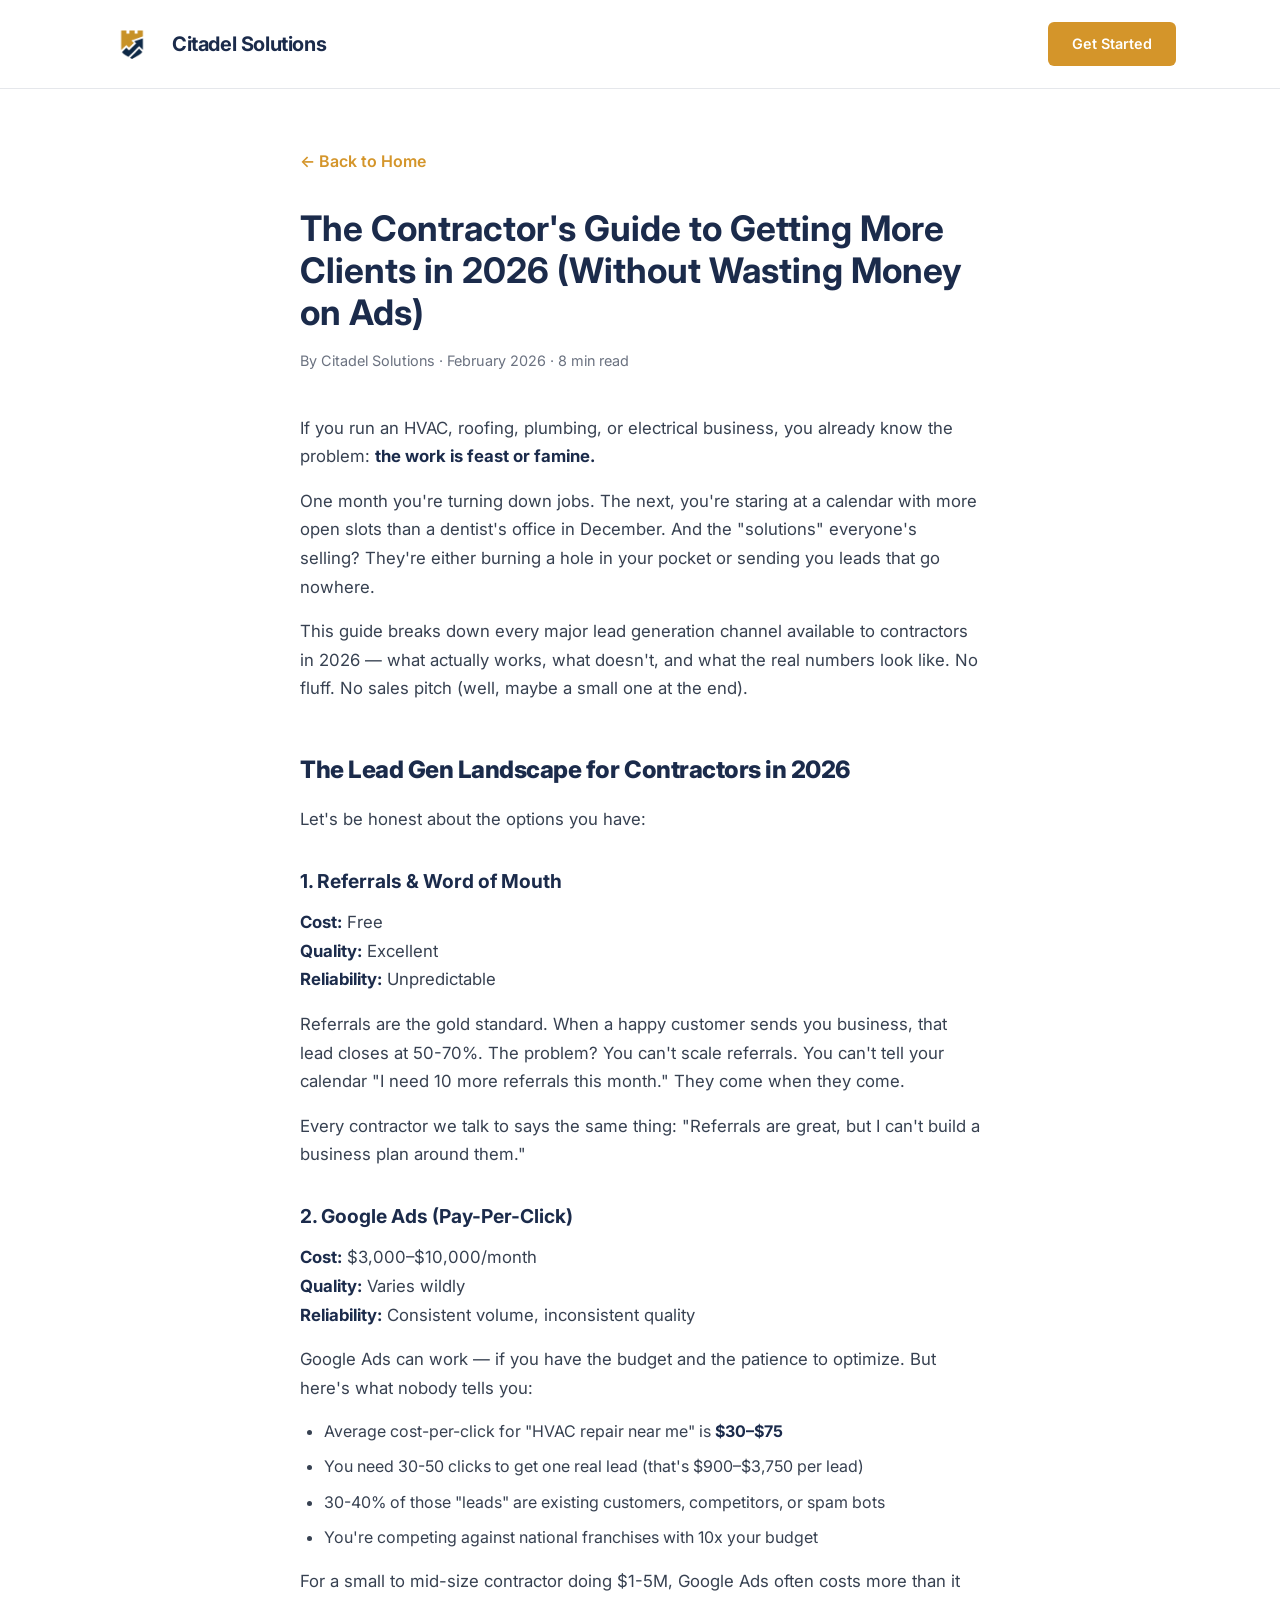
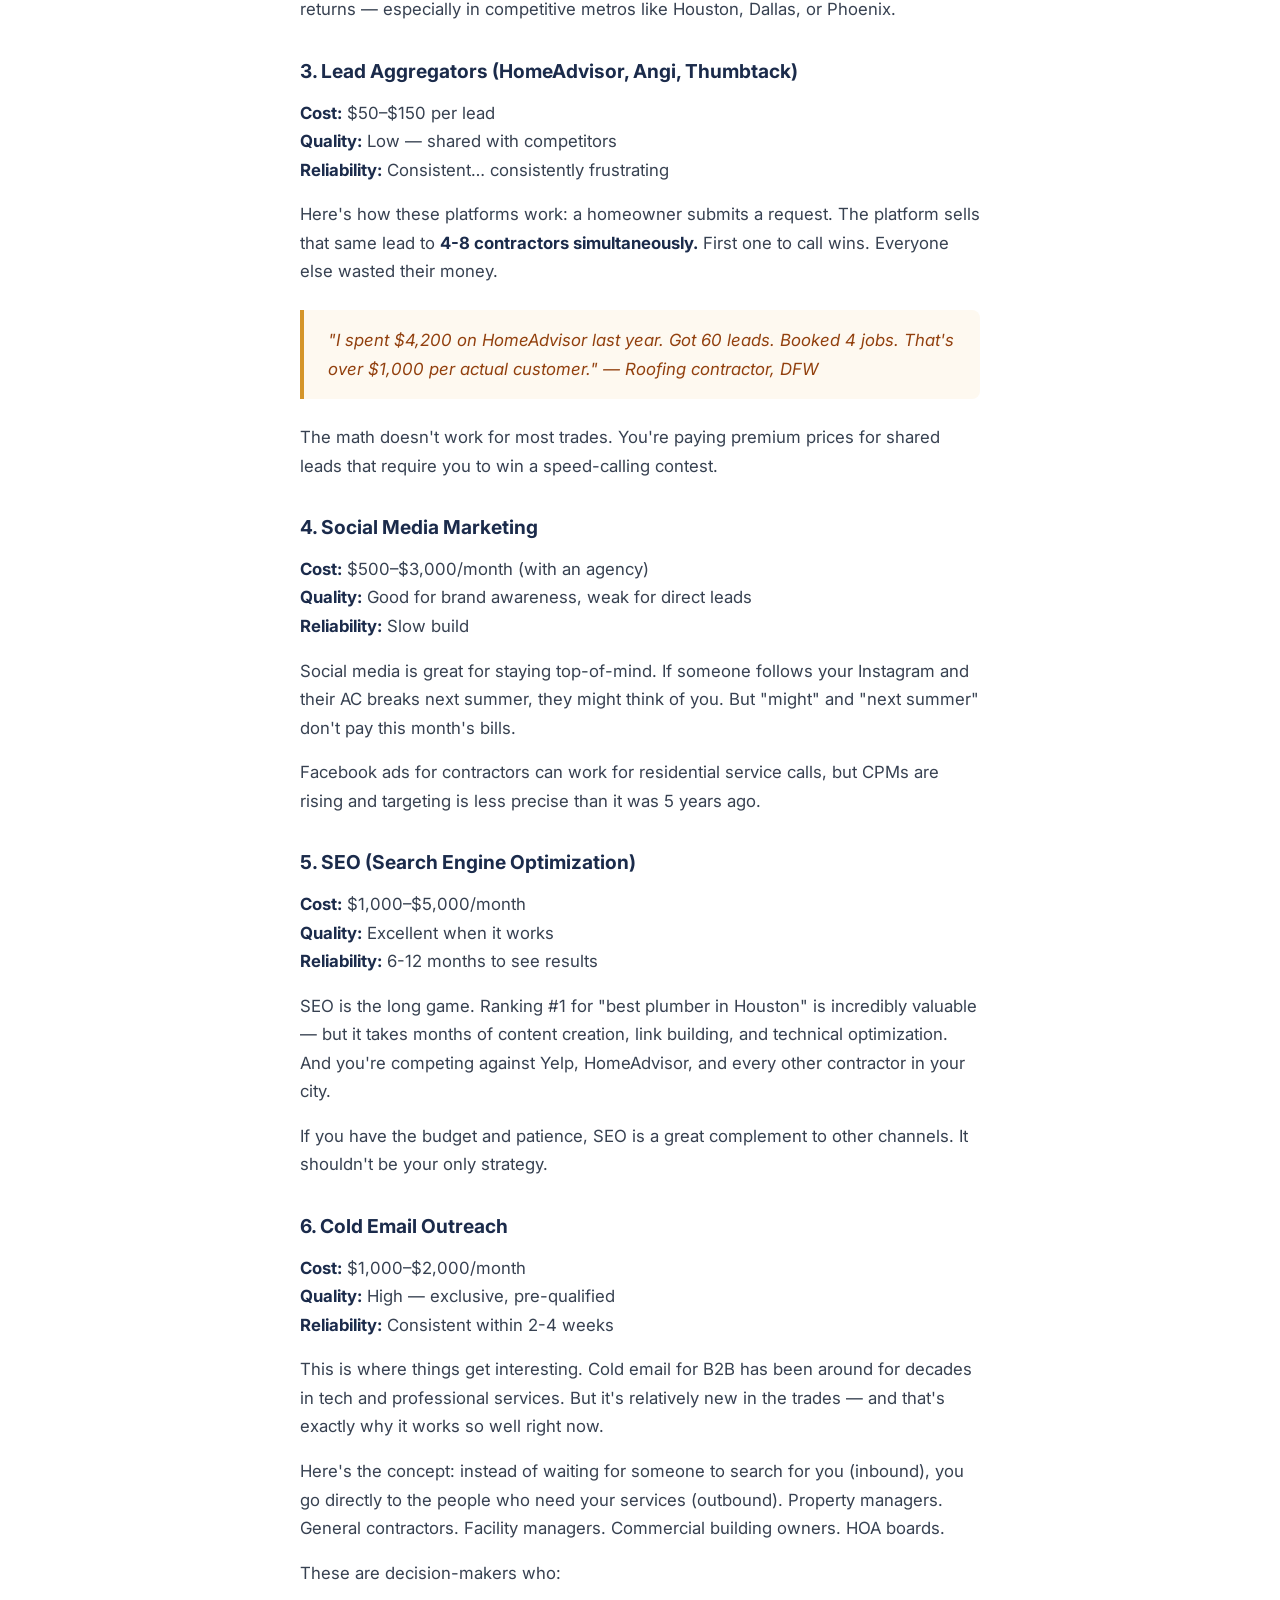
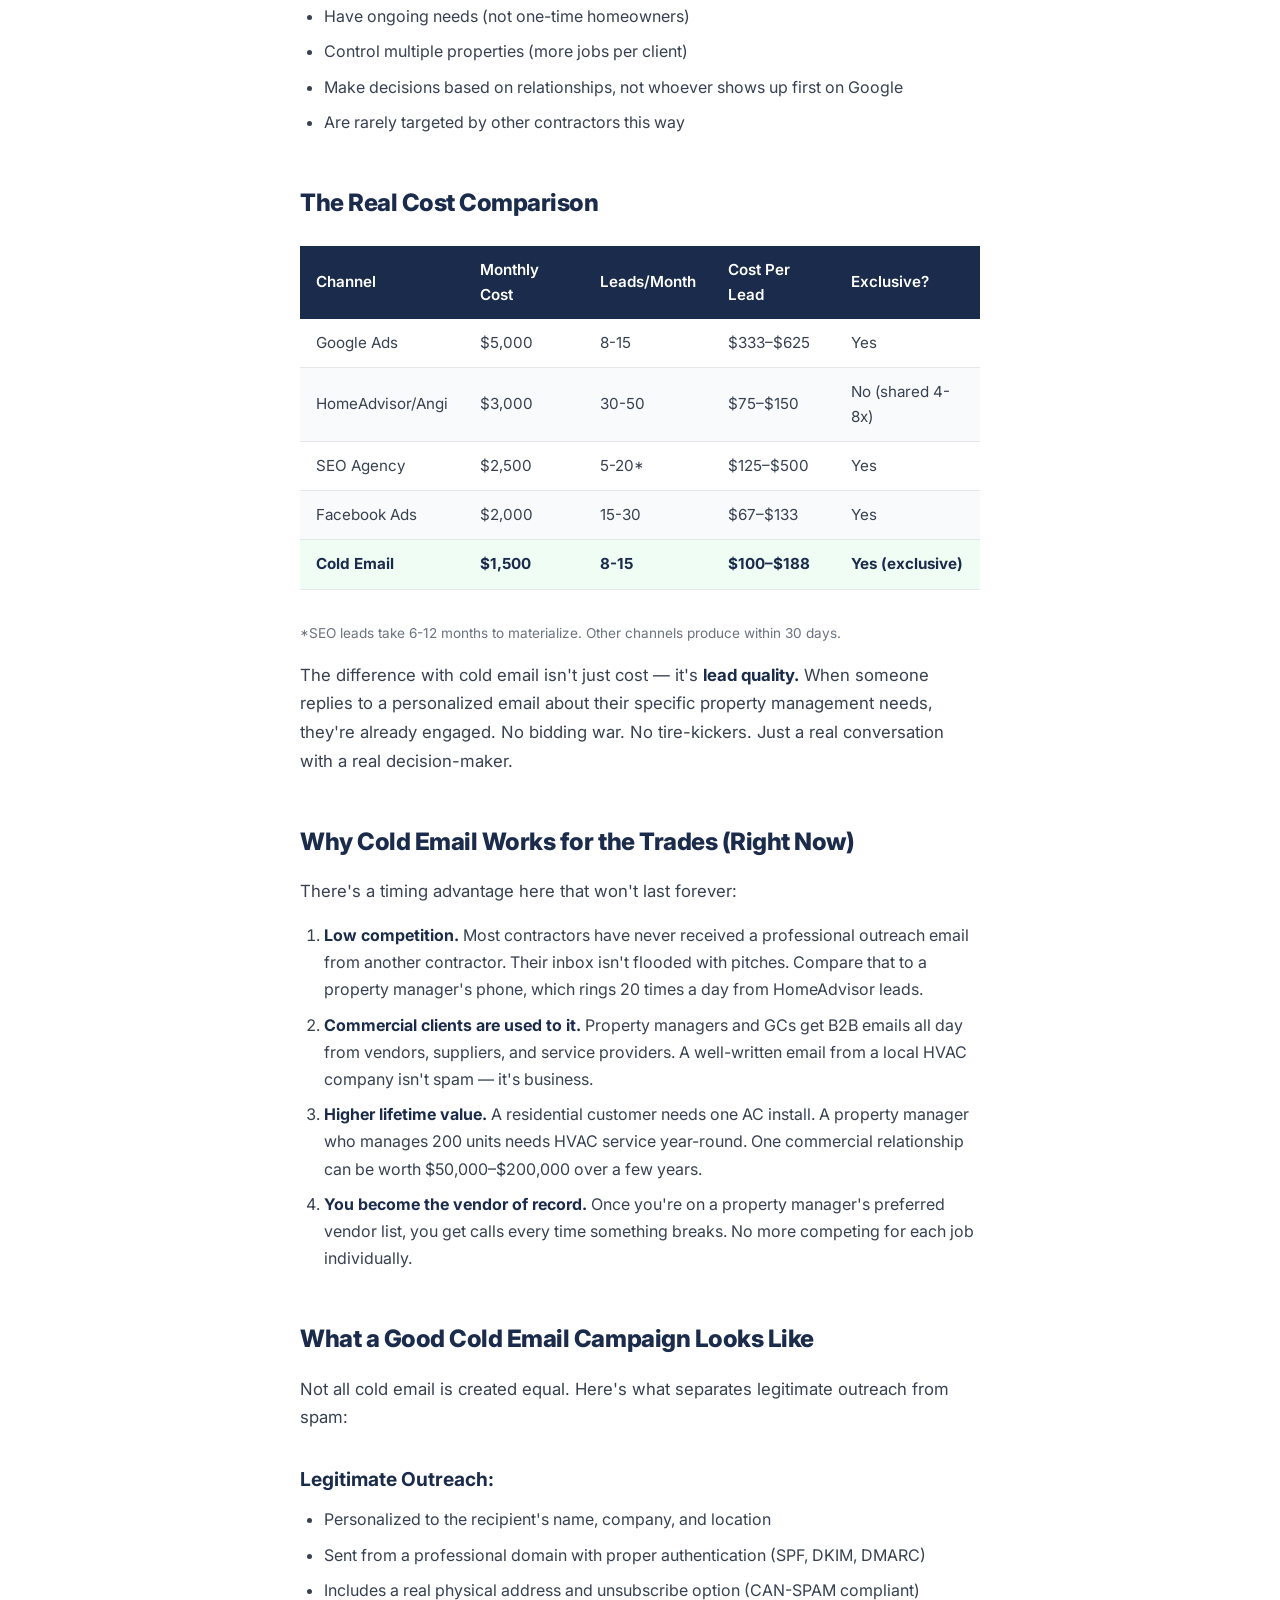
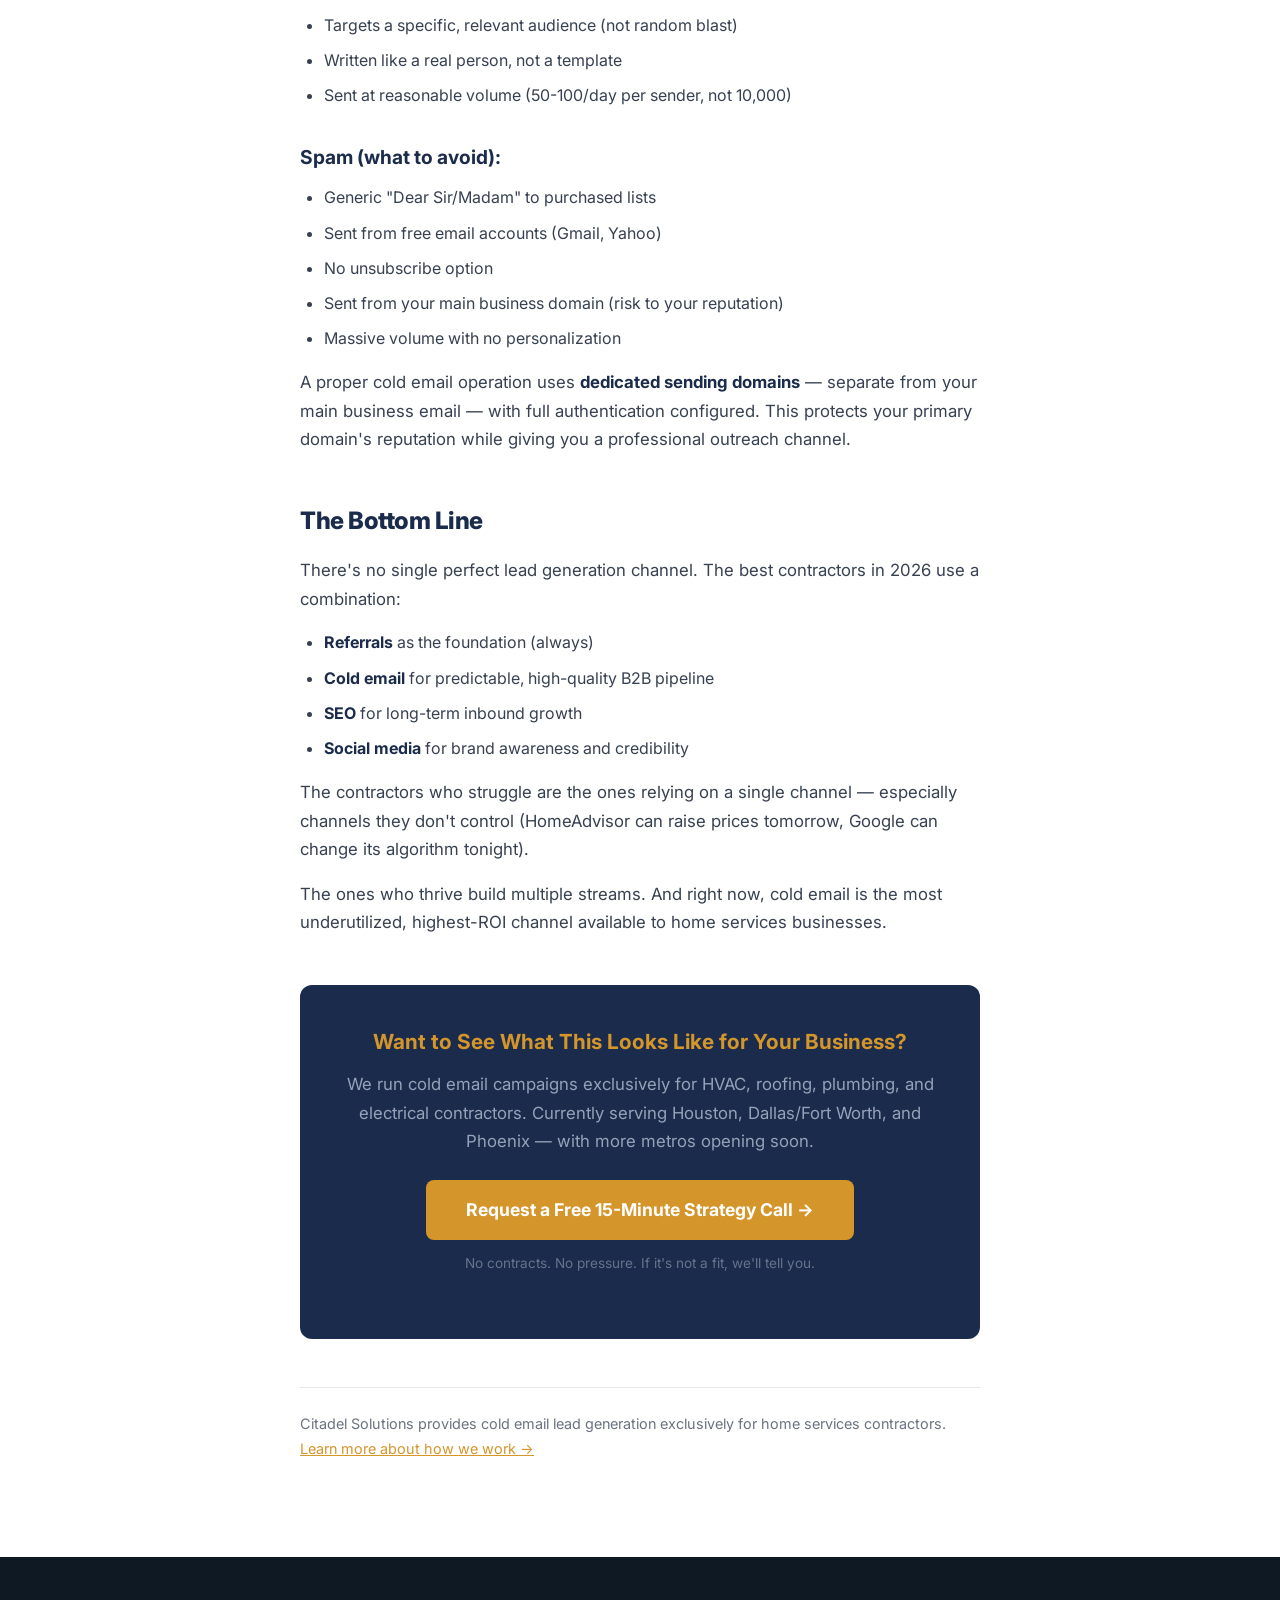
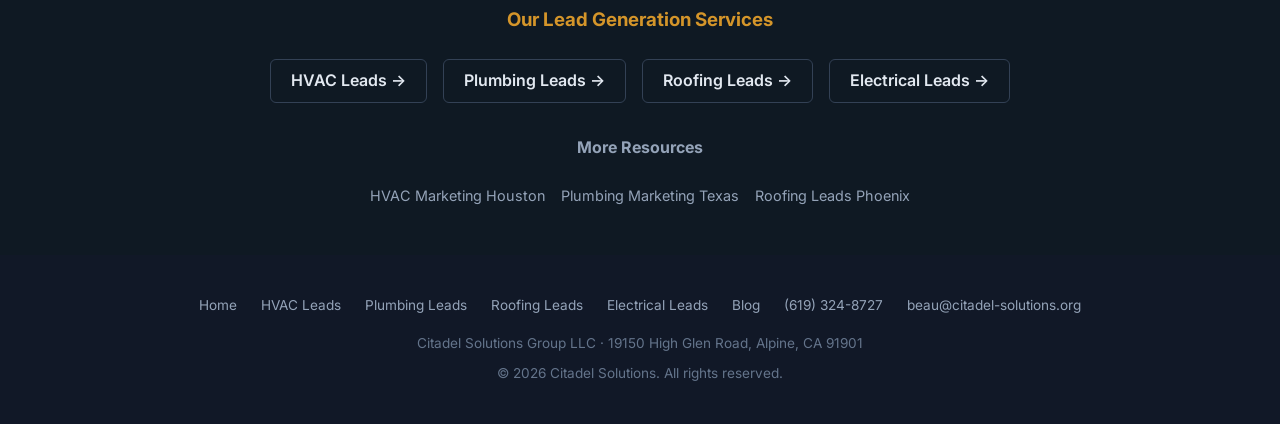
<file: blog-contractor-lead-generation.html>
<!DOCTYPE html>
<html lang="en">
<head>
  <meta charset="UTF-8">
  <meta name="viewport" content="width=device-width, initial-scale=1.0">
  <title>The Contractor's Guide to Getting More Clients in 2026 (Without Wasting Money on Ads) — Citadel Solutions</title>
  <meta name="description" content="How HVAC, roofing, plumbing, and electrical contractors can build a reliable client pipeline in 2026. Compare cold email vs. Google Ads vs. HomeAdvisor. Real numbers, no fluff.">
  <link rel="canonical" href="https://citadel-solutions.org/blog-contractor-lead-generation.html">

  <!-- Open Graph -->
  <meta property="og:type" content="article">
  <meta property="og:url" content="https://citadel-solutions.org/blog-contractor-lead-generation.html">
  <meta property="og:title" content="The Contractor's Guide to Getting More Clients in 2026">
  <meta property="og:description" content="Compare every lead gen channel for home services contractors. Real cost breakdowns. No BS.">
  <meta property="og:image" content="https://citadel-solutions.org/assets/images/csg-logo-primary-transparent.png">

  <!-- Article Schema -->
  <script type="application/ld+json">
  {
    "@context": "https://schema.org",
    "@type": "Article",
    "headline": "The Contractor's Guide to Getting More Clients in 2026 (Without Wasting Money on Ads)",
    "description": "How HVAC, roofing, plumbing, and electrical contractors can build a reliable client pipeline. Compare cold email vs. Google Ads vs. HomeAdvisor.",
    "author": {
      "@type": "Organization",
      "name": "Citadel Solutions",
      "url": "https://citadel-solutions.org"
    },
    "publisher": {
      "@type": "Organization",
      "name": "Citadel Solutions",
      "logo": {
        "@type": "ImageObject",
        "url": "https://citadel-solutions.org/assets/images/csg-logo-primary-transparent.png"
      }
    },
    "datePublished": "2026-02-09",
    "dateModified": "2026-02-09",
    "mainEntityOfPage": "https://citadel-solutions.org/blog-contractor-lead-generation.html"
  }
  </script>

  <link rel="preconnect" href="https://fonts.googleapis.com">
  <link rel="preconnect" href="https://fonts.gstatic.com" crossorigin>
  <link href="https://fonts.googleapis.com/css2?family=Inter:wght@400;600;700;800&display=swap" rel="stylesheet">
  <link rel="stylesheet" href="styles.css">
  <link rel="icon" href="favicon.ico">
  <style>
    .blog-content { max-width: 720px; margin: 0 auto; padding: 60px 20px 80px; }
    .blog-content h1 { font-size: 2.2rem; line-height: 1.2; margin-bottom: 16px; color: #1B2B4B; }
    .blog-content .meta { color: #6B7280; font-size: 0.9rem; margin-bottom: 40px; }
    .blog-content h2 { font-size: 1.5rem; color: #1B2B4B; margin-top: 48px; margin-bottom: 16px; }
    .blog-content h3 { font-size: 1.2rem; color: #1B2B4B; margin-top: 32px; margin-bottom: 12px; }
    .blog-content p { color: #374151; line-height: 1.7; margin-bottom: 16px; font-size: 1.05rem; }
    .blog-content ul, .blog-content ol { color: #374151; line-height: 1.7; margin-bottom: 16px; padding-left: 24px; }
    .blog-content li { margin-bottom: 8px; }
    .blog-content strong { color: #1B2B4B; }
    .blog-content blockquote { border-left: 4px solid #D4952A; padding: 16px 24px; background: #FEF9F0; margin: 24px 0; border-radius: 0 8px 8px 0; }
    .blog-content blockquote p { color: #92400E; margin: 0; font-style: italic; }
    .comparison-table { width: 100%; border-collapse: collapse; margin: 24px 0 32px; font-size: 0.95rem; }
    .comparison-table th { background: #1B2B4B; color: #fff; padding: 12px 16px; text-align: left; font-weight: 600; }
    .comparison-table td { padding: 12px 16px; border-bottom: 1px solid #E5E7EB; color: #374151; }
    .comparison-table tr:nth-child(even) { background: #F9FAFB; }
    .comparison-table .winner { background: #F0FDF4; }
    .blog-cta { background: #1B2B4B; border-radius: 12px; padding: 40px 32px; text-align: center; margin: 48px 0; }
    .blog-cta h3 { color: #fff; margin: 0 0 12px; font-size: 1.3rem; }
    .blog-cta p { color: #94A3B8; margin: 0 0 24px; }
    .back-link { display: inline-block; margin-bottom: 32px; color: #D4952A; text-decoration: none; font-weight: 600; }
    .back-link:hover { text-decoration: underline; }
    @media (max-width: 640px) {
      .blog-content h1 { font-size: 1.6rem; }
      .comparison-table { font-size: 0.8rem; }
      .comparison-table th, .comparison-table td { padding: 8px 10px; }
    }
  </style>
</head>
<body>

<!-- NAV -->
<nav style="background:#FFFFFF; padding:16px 0; border-bottom:1px solid #E5E7EB;">
  <div class="container">
    <a href="/" class="logo">
      <img src="assets/images/csg-logo-primary-transparent.png" alt="CSG Logo">
      <span style="color:#1B2B4B;">Citadel Solutions</span>
    </a>
    <a href="mailto:beau@citadel-solutions.org?subject=Interested%20in%20Citadel%20Solutions" class="cta-nav">Get Started</a>
  </div>
</nav>

<article class="blog-content">
  <a href="/" class="back-link">← Back to Home</a>
  
  <h1>The Contractor's Guide to Getting More Clients in 2026 (Without Wasting Money on Ads)</h1>
  <p class="meta">By Citadel Solutions · February 2026 · 8 min read</p>

  <p>If you run an HVAC, roofing, plumbing, or electrical business, you already know the problem: <strong>the work is feast or famine.</strong></p>
  
  <p>One month you're turning down jobs. The next, you're staring at a calendar with more open slots than a dentist's office in December. And the "solutions" everyone's selling? They're either burning a hole in your pocket or sending you leads that go nowhere.</p>

  <p>This guide breaks down every major lead generation channel available to contractors in 2026 — what actually works, what doesn't, and what the real numbers look like. No fluff. No sales pitch (well, maybe a small one at the end).</p>

  <h2>The Lead Gen Landscape for Contractors in 2026</h2>

  <p>Let's be honest about the options you have:</p>

  <h3>1. Referrals & Word of Mouth</h3>
  <p><strong>Cost:</strong> Free<br><strong>Quality:</strong> Excellent<br><strong>Reliability:</strong> Unpredictable</p>
  <p>Referrals are the gold standard. When a happy customer sends you business, that lead closes at 50-70%. The problem? You can't scale referrals. You can't tell your calendar "I need 10 more referrals this month." They come when they come.</p>
  <p>Every contractor we talk to says the same thing: "Referrals are great, but I can't build a business plan around them."</p>

  <h3>2. Google Ads (Pay-Per-Click)</h3>
  <p><strong>Cost:</strong> $3,000–$10,000/month<br><strong>Quality:</strong> Varies wildly<br><strong>Reliability:</strong> Consistent volume, inconsistent quality</p>
  <p>Google Ads can work — if you have the budget and the patience to optimize. But here's what nobody tells you:</p>
  <ul>
    <li>Average cost-per-click for "HVAC repair near me" is <strong>$30–$75</strong></li>
    <li>You need 30-50 clicks to get one real lead (that's $900–$3,750 per lead)</li>
    <li>30-40% of those "leads" are existing customers, competitors, or spam bots</li>
    <li>You're competing against national franchises with 10x your budget</li>
  </ul>
  <p>For a small to mid-size contractor doing $1-5M, Google Ads often costs more than it returns — especially in competitive metros like Houston, Dallas, or Phoenix.</p>

  <h3>3. Lead Aggregators (HomeAdvisor, Angi, Thumbtack)</h3>
  <p><strong>Cost:</strong> $50–$150 per lead<br><strong>Quality:</strong> Low — shared with competitors<br><strong>Reliability:</strong> Consistent… consistently frustrating</p>
  <p>Here's how these platforms work: a homeowner submits a request. The platform sells that same lead to <strong>4-8 contractors simultaneously.</strong> First one to call wins. Everyone else wasted their money.</p>
  
  <blockquote>
    <p>"I spent $4,200 on HomeAdvisor last year. Got 60 leads. Booked 4 jobs. That's over $1,000 per actual customer." — Roofing contractor, DFW</p>
  </blockquote>

  <p>The math doesn't work for most trades. You're paying premium prices for shared leads that require you to win a speed-calling contest.</p>

  <h3>4. Social Media Marketing</h3>
  <p><strong>Cost:</strong> $500–$3,000/month (with an agency)<br><strong>Quality:</strong> Good for brand awareness, weak for direct leads<br><strong>Reliability:</strong> Slow build</p>
  <p>Social media is great for staying top-of-mind. If someone follows your Instagram and their AC breaks next summer, they might think of you. But "might" and "next summer" don't pay this month's bills.</p>
  <p>Facebook ads for contractors can work for residential service calls, but CPMs are rising and targeting is less precise than it was 5 years ago.</p>

  <h3>5. SEO (Search Engine Optimization)</h3>
  <p><strong>Cost:</strong> $1,000–$5,000/month<br><strong>Quality:</strong> Excellent when it works<br><strong>Reliability:</strong> 6-12 months to see results</p>
  <p>SEO is the long game. Ranking #1 for "best plumber in Houston" is incredibly valuable — but it takes months of content creation, link building, and technical optimization. And you're competing against Yelp, HomeAdvisor, and every other contractor in your city.</p>
  <p>If you have the budget and patience, SEO is a great complement to other channels. It shouldn't be your only strategy.</p>

  <h3>6. Cold Email Outreach</h3>
  <p><strong>Cost:</strong> $1,000–$2,000/month<br><strong>Quality:</strong> High — exclusive, pre-qualified<br><strong>Reliability:</strong> Consistent within 2-4 weeks</p>
  <p>This is where things get interesting. Cold email for B2B has been around for decades in tech and professional services. But it's relatively new in the trades — and that's exactly why it works so well right now.</p>
  <p>Here's the concept: instead of waiting for someone to search for you (inbound), you go directly to the people who need your services (outbound). Property managers. General contractors. Facility managers. Commercial building owners. HOA boards.</p>
  <p>These are decision-makers who:</p>
  <ul>
    <li>Have ongoing needs (not one-time homeowners)</li>
    <li>Control multiple properties (more jobs per client)</li>
    <li>Make decisions based on relationships, not whoever shows up first on Google</li>
    <li>Are rarely targeted by other contractors this way</li>
  </ul>

  <h2>The Real Cost Comparison</h2>

  <table class="comparison-table">
    <thead>
      <tr>
        <th>Channel</th>
        <th>Monthly Cost</th>
        <th>Leads/Month</th>
        <th>Cost Per Lead</th>
        <th>Exclusive?</th>
      </tr>
    </thead>
    <tbody>
      <tr>
        <td>Google Ads</td>
        <td>$5,000</td>
        <td>8-15</td>
        <td>$333–$625</td>
        <td>Yes</td>
      </tr>
      <tr>
        <td>HomeAdvisor/Angi</td>
        <td>$3,000</td>
        <td>30-50</td>
        <td>$75–$150</td>
        <td>No (shared 4-8x)</td>
      </tr>
      <tr>
        <td>SEO Agency</td>
        <td>$2,500</td>
        <td>5-20*</td>
        <td>$125–$500</td>
        <td>Yes</td>
      </tr>
      <tr>
        <td>Facebook Ads</td>
        <td>$2,000</td>
        <td>15-30</td>
        <td>$67–$133</td>
        <td>Yes</td>
      </tr>
      <tr class="winner">
        <td><strong>Cold Email</strong></td>
        <td><strong>$1,500</strong></td>
        <td><strong>8-15</strong></td>
        <td><strong>$100–$188</strong></td>
        <td><strong>Yes (exclusive)</strong></td>
      </tr>
    </tbody>
  </table>
  <p style="font-size: 0.85rem; color: #6B7280;">*SEO leads take 6-12 months to materialize. Other channels produce within 30 days.</p>

  <p>The difference with cold email isn't just cost — it's <strong>lead quality.</strong> When someone replies to a personalized email about their specific property management needs, they're already engaged. No bidding war. No tire-kickers. Just a real conversation with a real decision-maker.</p>

  <h2>Why Cold Email Works for the Trades (Right Now)</h2>

  <p>There's a timing advantage here that won't last forever:</p>

  <ol>
    <li><strong>Low competition.</strong> Most contractors have never received a professional outreach email from another contractor. Their inbox isn't flooded with pitches. Compare that to a property manager's phone, which rings 20 times a day from HomeAdvisor leads.</li>
    <li><strong>Commercial clients are used to it.</strong> Property managers and GCs get B2B emails all day from vendors, suppliers, and service providers. A well-written email from a local HVAC company isn't spam — it's business.</li>
    <li><strong>Higher lifetime value.</strong> A residential customer needs one AC install. A property manager who manages 200 units needs HVAC service year-round. One commercial relationship can be worth $50,000–$200,000 over a few years.</li>
    <li><strong>You become the vendor of record.</strong> Once you're on a property manager's preferred vendor list, you get calls every time something breaks. No more competing for each job individually.</li>
  </ol>

  <h2>What a Good Cold Email Campaign Looks Like</h2>

  <p>Not all cold email is created equal. Here's what separates legitimate outreach from spam:</p>

  <h3>Legitimate Outreach:</h3>
  <ul>
    <li>Personalized to the recipient's name, company, and location</li>
    <li>Sent from a professional domain with proper authentication (SPF, DKIM, DMARC)</li>
    <li>Includes a real physical address and unsubscribe option (CAN-SPAM compliant)</li>
    <li>Targets a specific, relevant audience (not random blast)</li>
    <li>Written like a real person, not a template</li>
    <li>Sent at reasonable volume (50-100/day per sender, not 10,000)</li>
  </ul>

  <h3>Spam (what to avoid):</h3>
  <ul>
    <li>Generic "Dear Sir/Madam" to purchased lists</li>
    <li>Sent from free email accounts (Gmail, Yahoo)</li>
    <li>No unsubscribe option</li>
    <li>Sent from your main business domain (risk to your reputation)</li>
    <li>Massive volume with no personalization</li>
  </ul>

  <p>A proper cold email operation uses <strong>dedicated sending domains</strong> — separate from your main business email — with full authentication configured. This protects your primary domain's reputation while giving you a professional outreach channel.</p>

  <h2>The Bottom Line</h2>

  <p>There's no single perfect lead generation channel. The best contractors in 2026 use a combination:</p>
  <ul>
    <li><strong>Referrals</strong> as the foundation (always)</li>
    <li><strong>Cold email</strong> for predictable, high-quality B2B pipeline</li>
    <li><strong>SEO</strong> for long-term inbound growth</li>
    <li><strong>Social media</strong> for brand awareness and credibility</li>
  </ul>

  <p>The contractors who struggle are the ones relying on a single channel — especially channels they don't control (HomeAdvisor can raise prices tomorrow, Google can change its algorithm tonight).</p>

  <p>The ones who thrive build multiple streams. And right now, cold email is the most underutilized, highest-ROI channel available to home services businesses.</p>

  <div class="blog-cta">
    <h3 style="color:#D4952A;">Want to See What This Looks Like for Your Business?</h3>
    <p>We run cold email campaigns exclusively for HVAC, roofing, plumbing, and electrical contractors. Currently serving Houston, Dallas/Fort Worth, and Phoenix — with more metros opening soon.</p>
    <a href="mailto:beau@citadel-solutions.org?subject=Strategy%20Call%20-%20From%20Blog&body=Hi%20Beau%2C%0A%0AI%20read%20your%20article%20on%20contractor%20lead%20generation%20and%20I%27m%20interested%20in%20learning%20more.%0A%0AMy%20trade%3A%20%0AMy%20location%3A%20%0A%0AThanks" class="cta-button">Request a Free 15-Minute Strategy Call →</a>
    <p style="margin-top:12px; font-size:0.85rem; color:#64748B;">No contracts. No pressure. If it's not a fit, we'll tell you.</p>
  </div>

  <p style="color:#6B7280; font-size:0.9rem; margin-top:48px; padding-top:24px; border-top:1px solid #E5E7EB;">Citadel Solutions provides cold email lead generation exclusively for home services contractors. <a href="/" style="color:#D4952A;">Learn more about how we work →</a></p>
</article>


<!-- Related Services -->
<section style="background:#0F1923; padding:48px 0;">
  <div class="container">
    <h3 style="color:#D4952A; text-align:center; margin-bottom:24px;">Our Lead Generation Services</h3>
    <div style="display:flex; flex-wrap:wrap; justify-content:center; gap:16px; margin-bottom:32px;">
      <a href="/hvac-lead-generation.html" style="color:#E2E8F0; text-decoration:none; padding:8px 20px; border:1px solid #334155; border-radius:6px; font-weight:600; transition:all 0.2s;" onmouseover="this.style.borderColor='#D4952A';this.style.color='#D4952A'" onmouseout="this.style.borderColor='#334155';this.style.color='#E2E8F0'">HVAC Leads →</a>
      <a href="/plumbing-lead-generation.html" style="color:#E2E8F0; text-decoration:none; padding:8px 20px; border:1px solid #334155; border-radius:6px; font-weight:600; transition:all 0.2s;" onmouseover="this.style.borderColor='#D4952A';this.style.color='#D4952A'" onmouseout="this.style.borderColor='#334155';this.style.color='#E2E8F0'">Plumbing Leads →</a>
      <a href="/roofing-lead-generation.html" style="color:#E2E8F0; text-decoration:none; padding:8px 20px; border:1px solid #334155; border-radius:6px; font-weight:600; transition:all 0.2s;" onmouseover="this.style.borderColor='#D4952A';this.style.color='#D4952A'" onmouseout="this.style.borderColor='#334155';this.style.color='#E2E8F0'">Roofing Leads →</a>
      <a href="/electrical-lead-generation.html" style="color:#E2E8F0; text-decoration:none; padding:8px 20px; border:1px solid #334155; border-radius:6px; font-weight:600; transition:all 0.2s;" onmouseover="this.style.borderColor='#D4952A';this.style.color='#D4952A'" onmouseout="this.style.borderColor='#334155';this.style.color='#E2E8F0'">Electrical Leads →</a>
    </div>
    <h3 style="color:#94A3B8; text-align:center; margin-bottom:24px; font-size:1rem;">More Resources</h3>
    <div style="display:flex; flex-wrap:wrap; justify-content:center; gap:16px;">
      <a href="/blog-hvac-marketing-houston.html" style="color:#94A3B8; text-decoration:none; font-size:0.9rem;" onmouseover="this.style.color='#D4952A'" onmouseout="this.style.color='#94A3B8'">HVAC Marketing Houston</a>
      <a href="/blog-plumbing-marketing-texas.html" style="color:#94A3B8; text-decoration:none; font-size:0.9rem;" onmouseover="this.style.color='#D4952A'" onmouseout="this.style.color='#94A3B8'">Plumbing Marketing Texas</a>
      <a href="/blog-roofing-leads-phoenix.html" style="color:#94A3B8; text-decoration:none; font-size:0.9rem;" onmouseover="this.style.color='#D4952A'" onmouseout="this.style.color='#94A3B8'">Roofing Leads Phoenix</a>
    </div>
  </div>
</section>

<!-- FOOTER -->
<footer>
  <div class="container">
    <div class="footer-links">
      <a href="/">Home</a>
      <a href="/hvac-lead-generation.html">HVAC Leads</a>
      <a href="/plumbing-lead-generation.html">Plumbing Leads</a>
      <a href="/roofing-lead-generation.html">Roofing Leads</a>
      <a href="/electrical-lead-generation.html">Electrical Leads</a>
      <a href="/blog.html">Blog</a>
      <a href="tel:+16193248727">(619) 324-8727</a>
      <a href="mailto:beau@citadel-solutions.org">beau@citadel-solutions.org</a>
    </div>
    <p>Citadel Solutions Group LLC · 19150 High Glen Road, Alpine, CA 91901</p>
    <p style="margin-top:8px;">© 2026 Citadel Solutions. All rights reserved.</p>
  </div>
</footer>

</body>
</html>
</file>
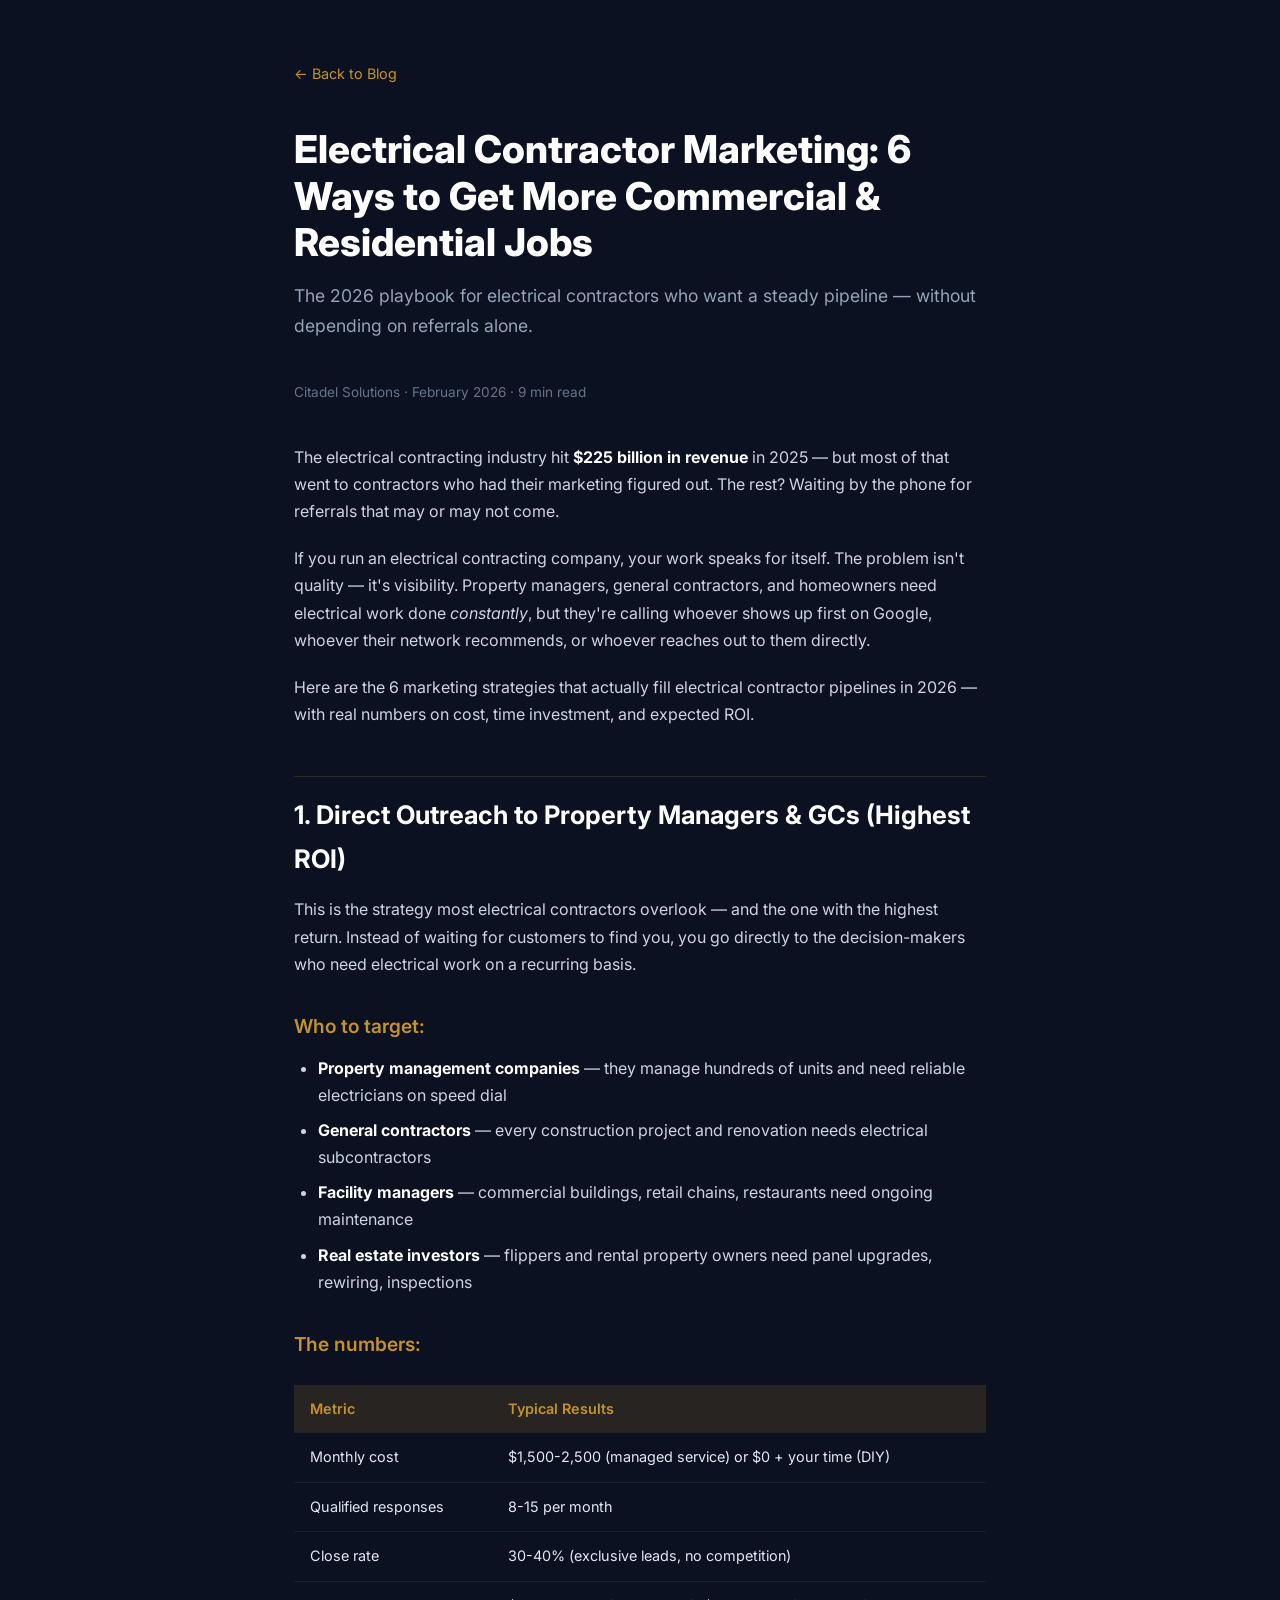
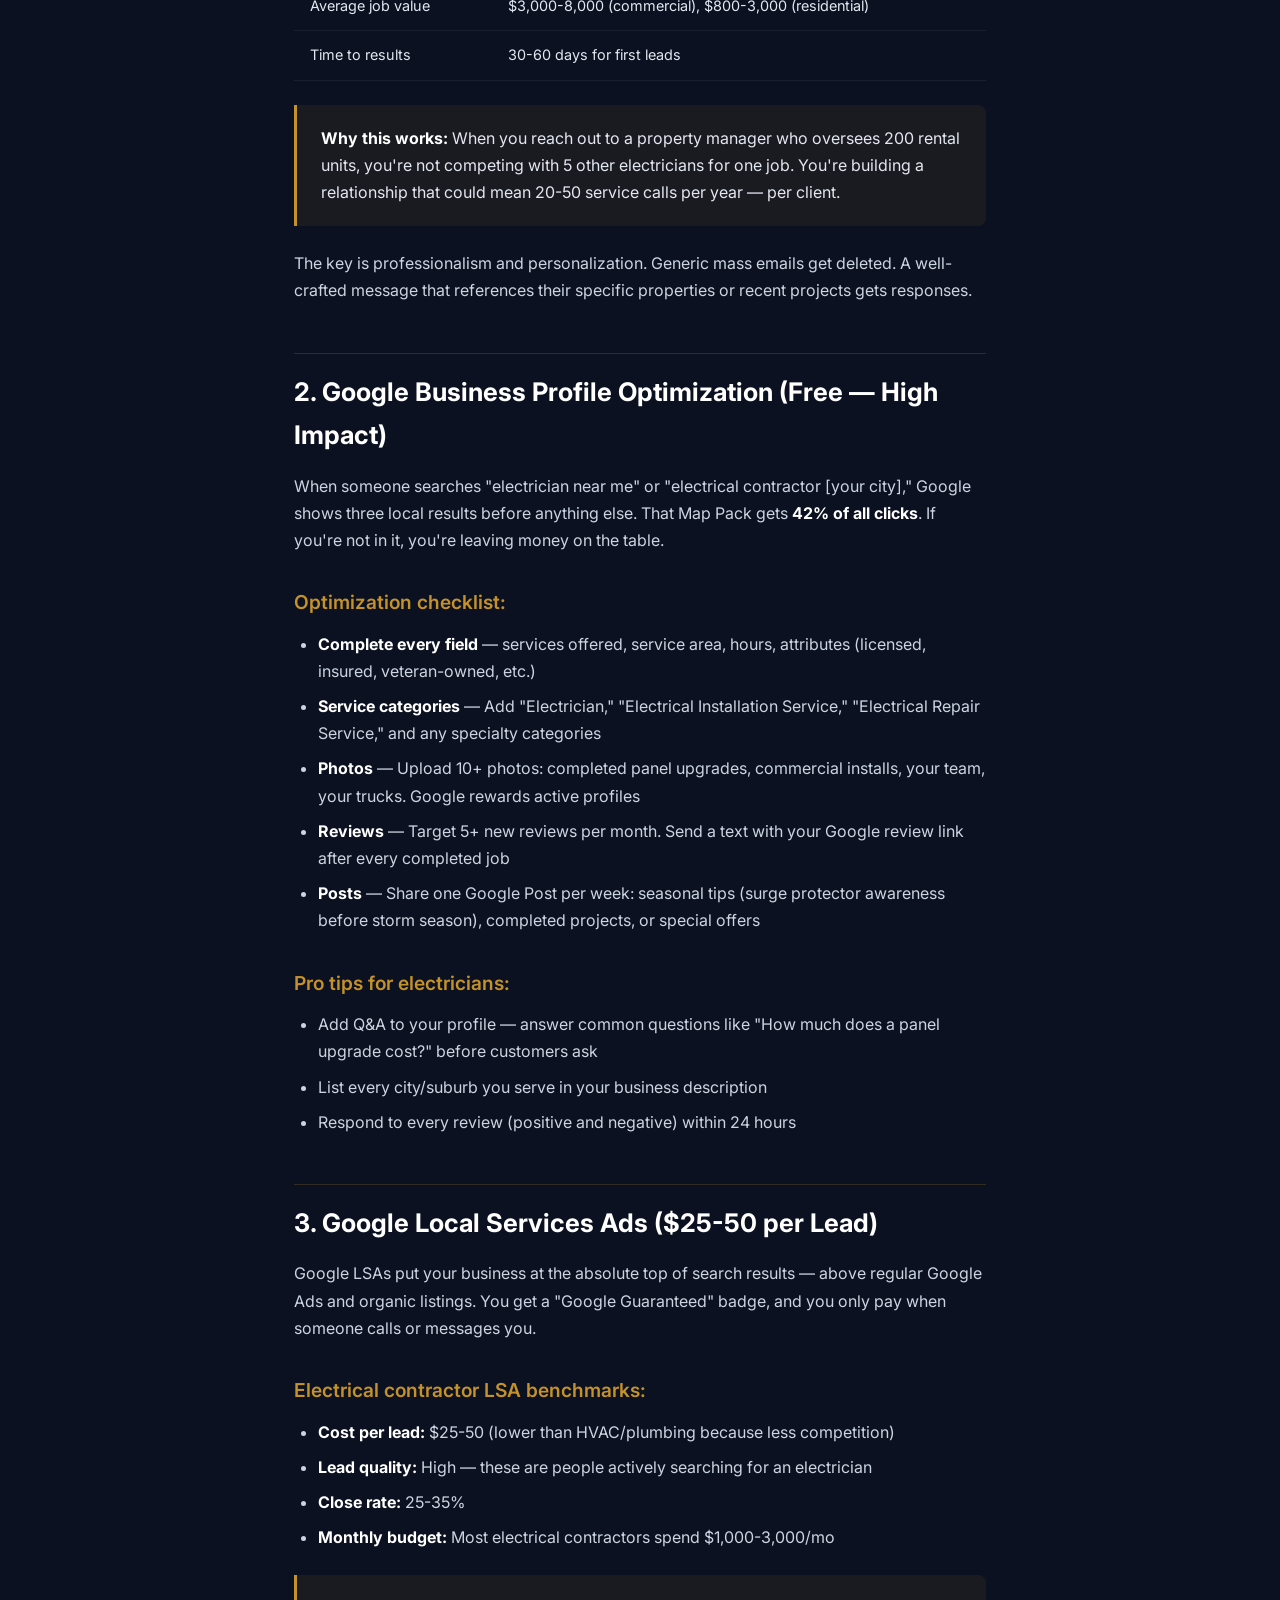
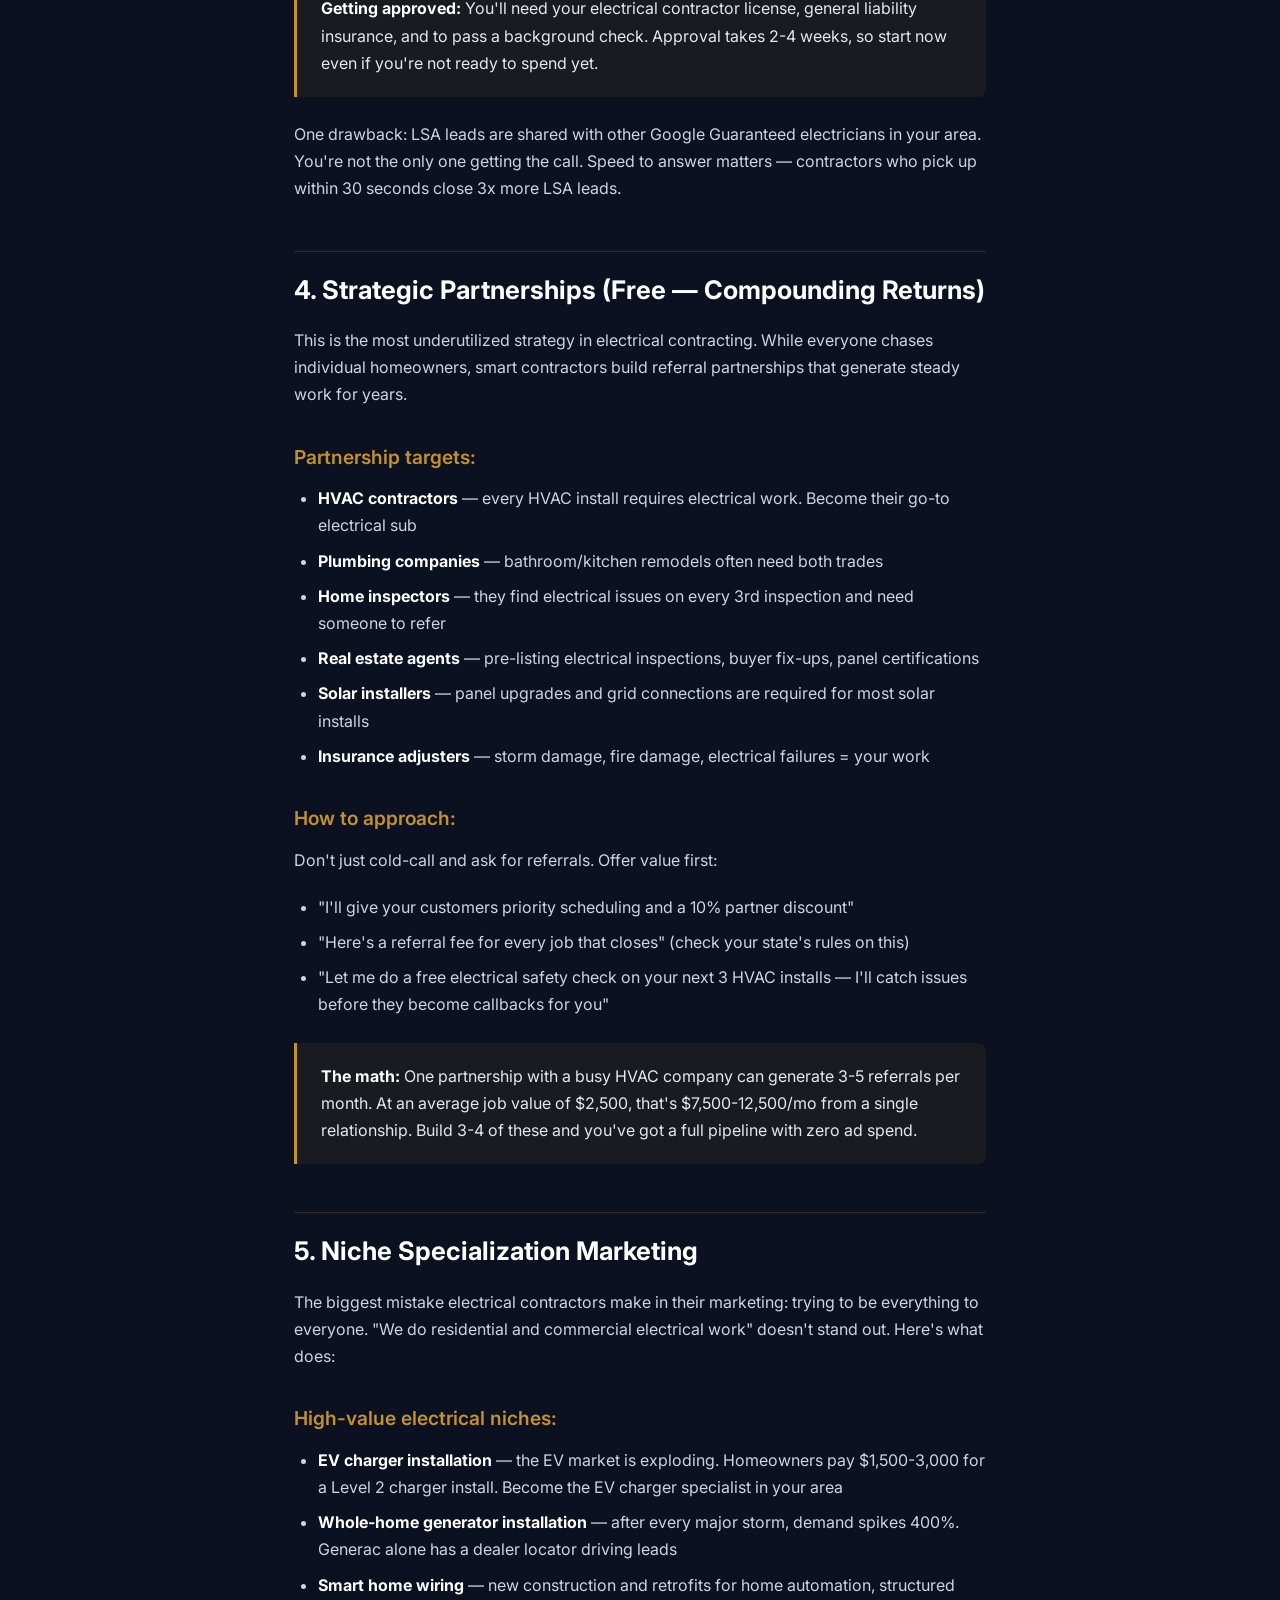
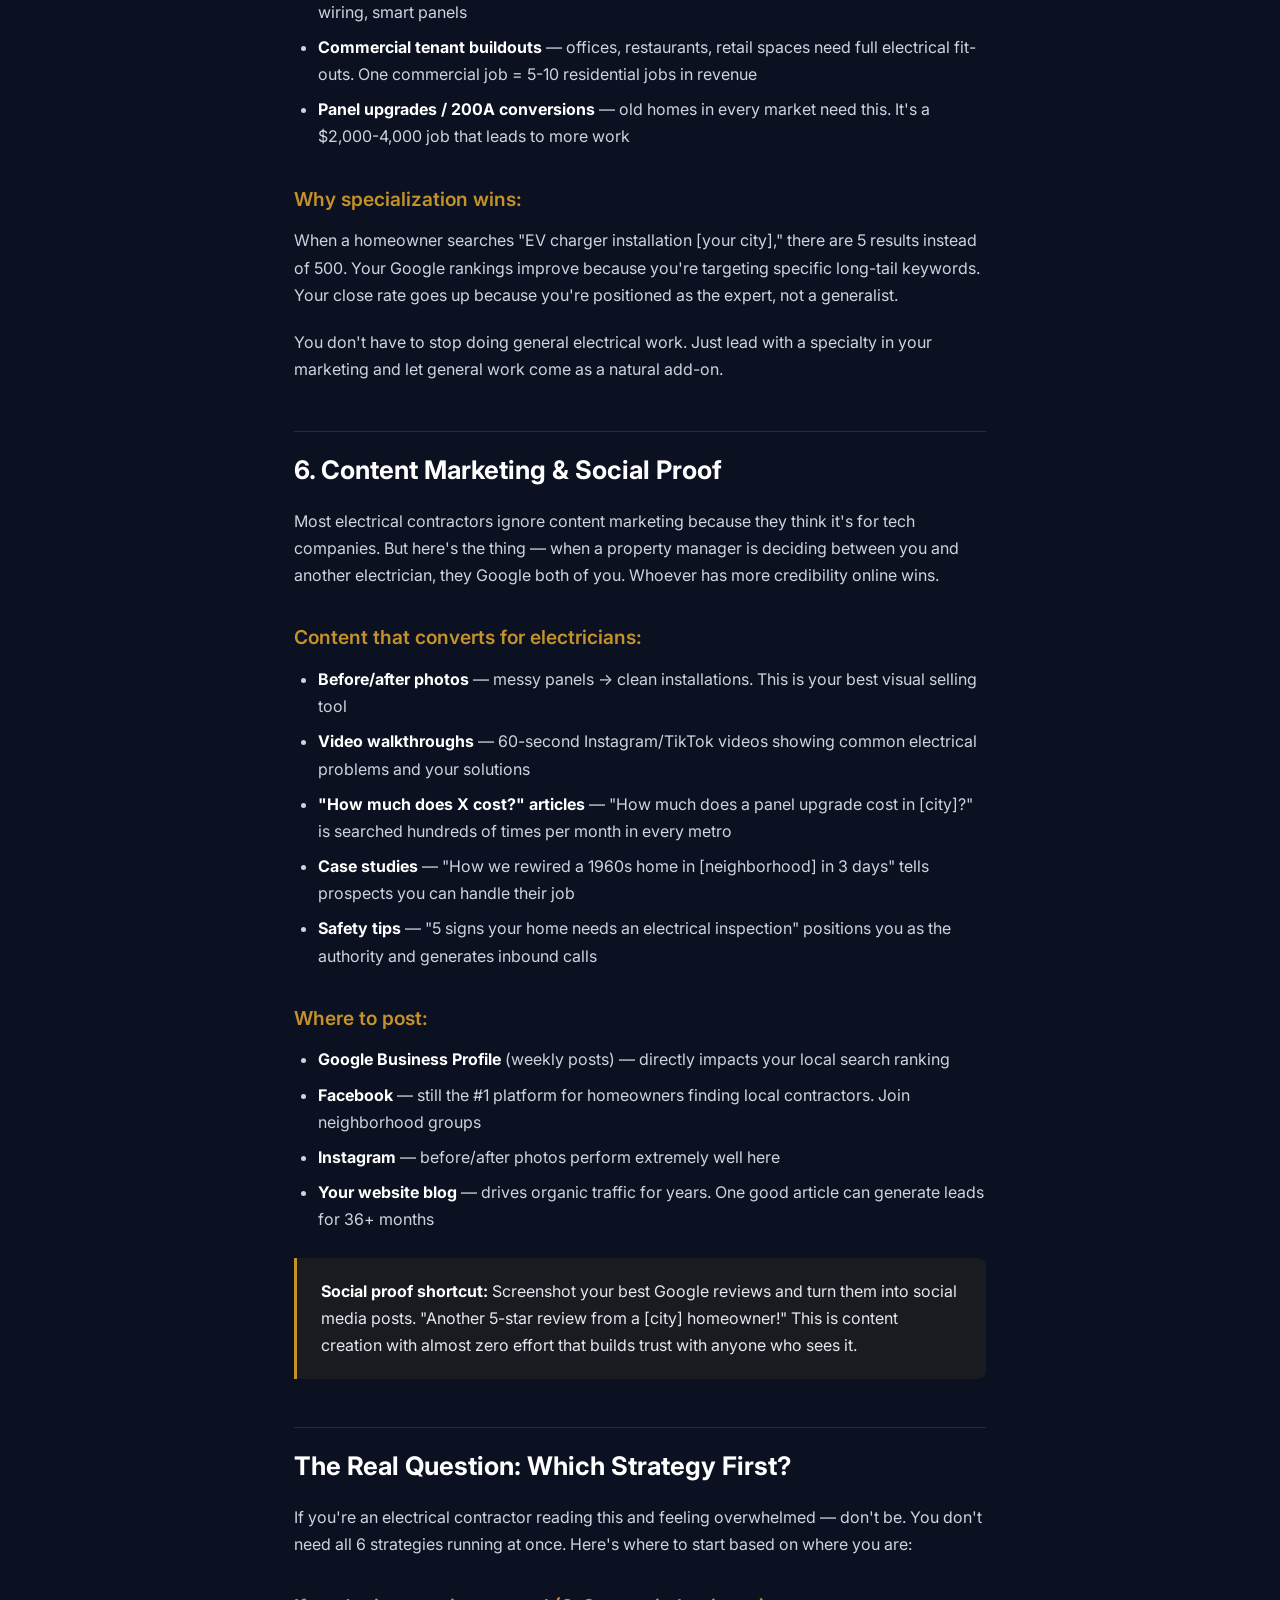
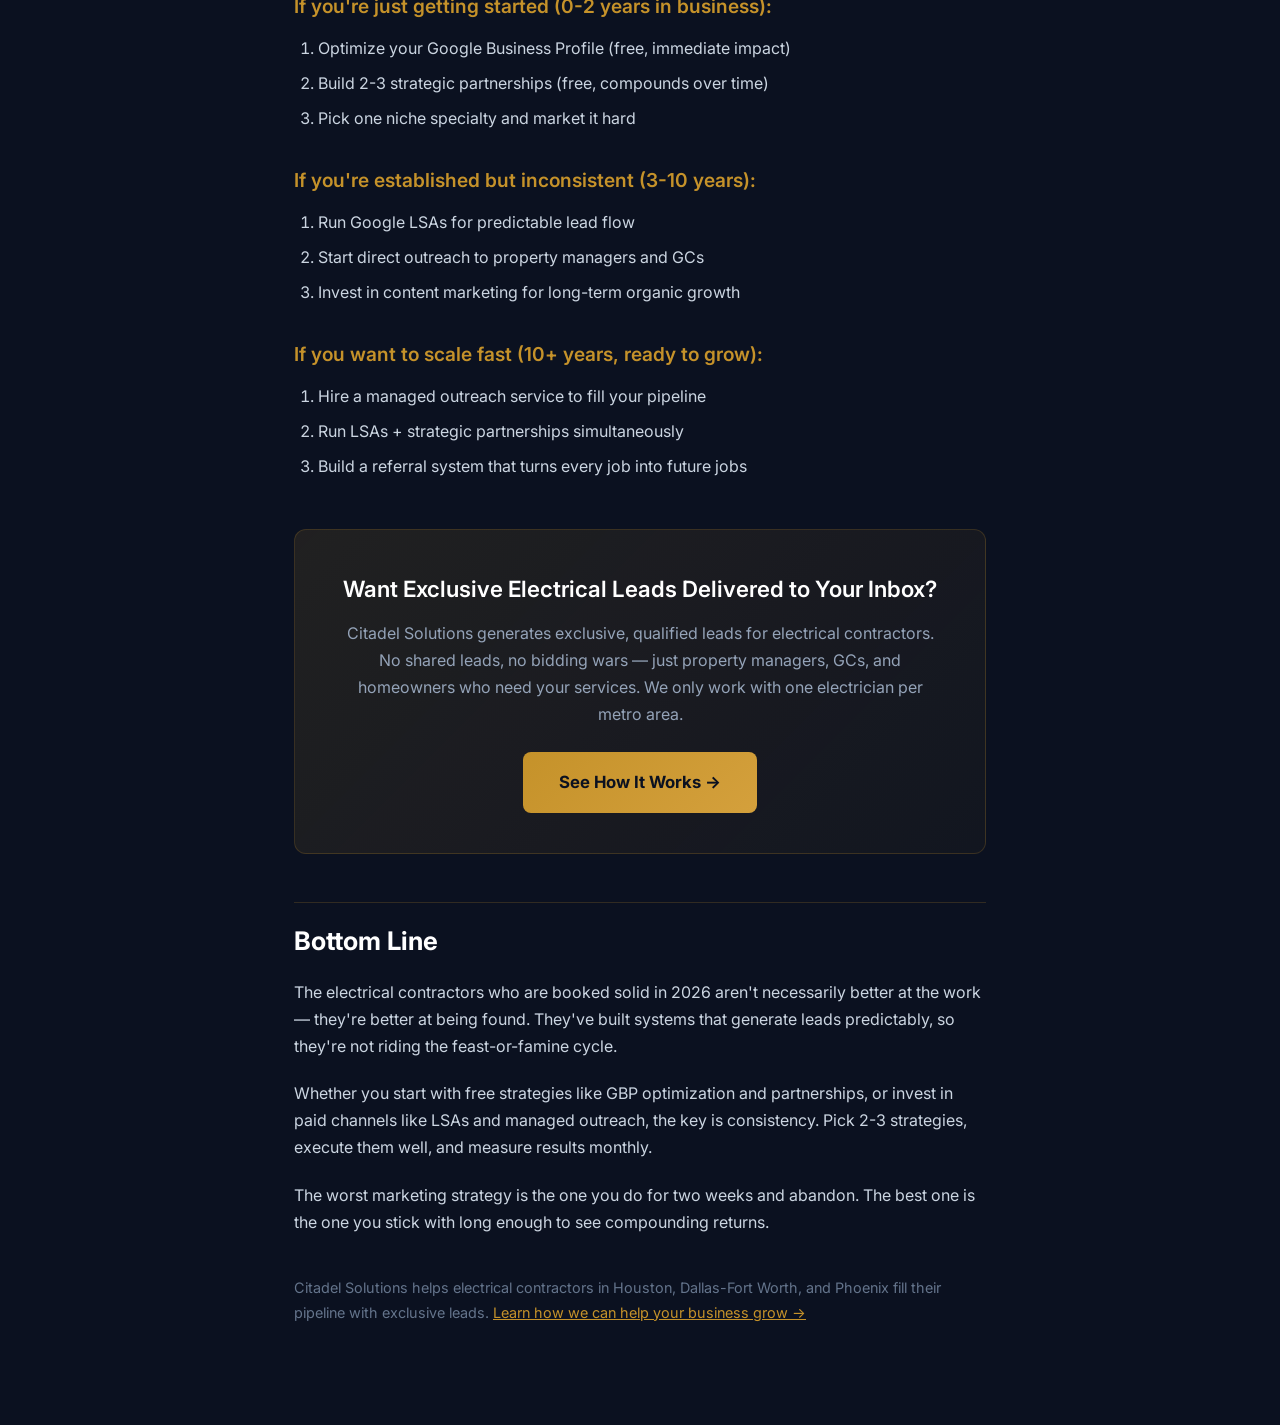
<file: blog-electrical-marketing-growth.html>
<!DOCTYPE html>
<html lang="en">
<head>
  <meta charset="UTF-8">
  <meta name="viewport" content="width=device-width, initial-scale=1.0">
  <title>Electrical Contractor Marketing: 6 Ways to Get More Commercial & Residential Jobs (2026) — Citadel Solutions</title>
  <meta name="description" content="Electrical contractors: here are 6 proven marketing strategies to fill your pipeline with high-value commercial and residential jobs — with real cost data and ROI breakdowns.">
  <link rel="canonical" href="https://citadel-solutions.org/blog-electrical-marketing-growth.html">

  <!-- Open Graph -->
  <meta property="og:type" content="article">
  <meta property="og:url" content="https://citadel-solutions.org/blog-electrical-marketing-growth.html">
  <meta property="og:title" content="Electrical Contractor Marketing: 6 Ways to Get More Commercial & Residential Jobs">
  <meta property="og:description" content="Stop relying on word-of-mouth alone. Here are the strategies electrical contractors use to build a predictable pipeline.">
  <meta property="og:image" content="https://citadel-solutions.org/assets/images/csg-logo-primary-transparent.png">

  <!-- Article Schema -->
  <script type="application/ld+json">
  {
    "@context": "https://schema.org",
    "@type": "Article",
    "headline": "Electrical Contractor Marketing: 6 Ways to Get More Commercial & Residential Jobs (2026)",
    "description": "Electrical contractors: here are 6 proven marketing strategies to fill your pipeline with high-value commercial and residential jobs.",
    "author": {
      "@type": "Organization",
      "name": "Citadel Solutions",
      "url": "https://citadel-solutions.org"
    },
    "publisher": {
      "@type": "Organization",
      "name": "Citadel Solutions",
      "logo": {
        "@type": "ImageObject",
        "url": "https://citadel-solutions.org/assets/images/csg-logo-primary-transparent.png"
      }
    },
    "datePublished": "2026-02-09",
    "dateModified": "2026-02-09",
    "mainEntityOfPage": "https://citadel-solutions.org/blog-electrical-marketing-growth.html"
  }
  </script>

  <link rel="icon" href="/favicon.ico">
  <link href="https://fonts.googleapis.com/css2?family=Inter:wght@400;500;600;700;800;900&display=swap" rel="stylesheet">
  <style>
    *{margin:0;padding:0;box-sizing:border-box}
    body{font-family:'Inter',sans-serif;background:#0B1120;color:#E2E8F0;line-height:1.7}
    .article-container{max-width:740px;margin:0 auto;padding:60px 24px 80px}
    .back-link{display:inline-block;color:#C5922A;text-decoration:none;font-size:0.9rem;margin-bottom:40px;transition:opacity 0.2s}
    .back-link:hover{opacity:0.8}
    h1{font-size:2.4rem;font-weight:800;line-height:1.2;margin-bottom:16px;color:#fff}
    .subtitle{font-size:1.1rem;color:#94a3b8;margin-bottom:40px}
    .byline{font-size:0.85rem;color:#64748b;margin-bottom:40px}
    h2{font-size:1.6rem;font-weight:700;color:#fff;margin:48px 0 16px;padding-top:16px;border-top:1px solid rgba(197,146,42,0.2)}
    h3{font-size:1.2rem;font-weight:600;color:#C5922A;margin:32px 0 12px}
    p{margin-bottom:20px;color:#CBD5E1}
    ul,ol{margin:0 0 20px 24px;color:#CBD5E1}
    li{margin-bottom:8px}
    strong{color:#fff}
    .highlight-box{background:rgba(197,146,42,0.08);border-left:3px solid #C5922A;padding:20px 24px;border-radius:0 8px 8px 0;margin:24px 0}
    .highlight-box p{margin-bottom:0;color:#E2E8F0}
    .stat{font-size:1.8rem;font-weight:800;color:#C5922A;display:block;margin-bottom:4px}
    .cta-section{background:linear-gradient(135deg,rgba(197,146,42,0.12),rgba(197,146,42,0.04));border:1px solid rgba(197,146,42,0.2);border-radius:12px;padding:40px;text-align:center;margin:48px 0}
    .cta-section h3{color:#fff;font-size:1.4rem;margin-top:0}
    .cta-button{display:inline-block;background:linear-gradient(135deg,#C5922A,#D4A03C);color:#0B1120;padding:16px 36px;border-radius:8px;text-decoration:none;font-weight:700;font-size:1.05rem;transition:transform 0.2s}
    .cta-button:hover{transform:translateY(-2px)}
    .comparison-table{width:100%;border-collapse:collapse;margin:24px 0;font-size:0.9rem}
    .comparison-table th{background:rgba(197,146,42,0.15);color:#C5922A;padding:12px 16px;text-align:left;font-weight:600}
    .comparison-table td{padding:12px 16px;border-bottom:1px solid rgba(255,255,255,0.06)}
    .comparison-table tr:hover td{background:rgba(255,255,255,0.02)}
    @media(max-width:640px){
      h1{font-size:1.8rem}
      .article-container{padding:40px 16px 60px}
    }
  </style>
</head>
<body>
  <div class="article-container">
    <a href="/blog.html" class="back-link">← Back to Blog</a>
    
    <h1>Electrical Contractor Marketing: 6 Ways to Get More Commercial & Residential Jobs</h1>
    <p class="subtitle">The 2026 playbook for electrical contractors who want a steady pipeline — without depending on referrals alone.</p>
    <p class="byline">Citadel Solutions · February 2026 · 9 min read</p>

    <p>The electrical contracting industry hit <strong>$225 billion in revenue</strong> in 2025 — but most of that went to contractors who had their marketing figured out. The rest? Waiting by the phone for referrals that may or may not come.</p>
    
    <p>If you run an electrical contracting company, your work speaks for itself. The problem isn't quality — it's visibility. Property managers, general contractors, and homeowners need electrical work done <em>constantly</em>, but they're calling whoever shows up first on Google, whoever their network recommends, or whoever reaches out to them directly.</p>
    
    <p>Here are the 6 marketing strategies that actually fill electrical contractor pipelines in 2026 — with real numbers on cost, time investment, and expected ROI.</p>

    <h2>1. Direct Outreach to Property Managers & GCs (Highest ROI)</h2>
    
    <p>This is the strategy most electrical contractors overlook — and the one with the highest return. Instead of waiting for customers to find you, you go directly to the decision-makers who need electrical work on a recurring basis.</p>
    
    <h3>Who to target:</h3>
    <ul>
      <li><strong>Property management companies</strong> — they manage hundreds of units and need reliable electricians on speed dial</li>
      <li><strong>General contractors</strong> — every construction project and renovation needs electrical subcontractors</li>
      <li><strong>Facility managers</strong> — commercial buildings, retail chains, restaurants need ongoing maintenance</li>
      <li><strong>Real estate investors</strong> — flippers and rental property owners need panel upgrades, rewiring, inspections</li>
    </ul>
    
    <h3>The numbers:</h3>
    <table class="comparison-table">
      <tr>
        <th>Metric</th>
        <th>Typical Results</th>
      </tr>
      <tr>
        <td>Monthly cost</td>
        <td>$1,500-2,500 (managed service) or $0 + your time (DIY)</td>
      </tr>
      <tr>
        <td>Qualified responses</td>
        <td>8-15 per month</td>
      </tr>
      <tr>
        <td>Close rate</td>
        <td>30-40% (exclusive leads, no competition)</td>
      </tr>
      <tr>
        <td>Average job value</td>
        <td>$3,000-8,000 (commercial), $800-3,000 (residential)</td>
      </tr>
      <tr>
        <td>Time to results</td>
        <td>30-60 days for first leads</td>
      </tr>
    </table>
    
    <div class="highlight-box">
      <p><strong>Why this works:</strong> When you reach out to a property manager who oversees 200 rental units, you're not competing with 5 other electricians for one job. You're building a relationship that could mean 20-50 service calls per year — per client.</p>
    </div>
    
    <p>The key is professionalism and personalization. Generic mass emails get deleted. A well-crafted message that references their specific properties or recent projects gets responses.</p>

    <h2>2. Google Business Profile Optimization (Free — High Impact)</h2>
    
    <p>When someone searches "electrician near me" or "electrical contractor [your city]," Google shows three local results before anything else. That Map Pack gets <strong>42% of all clicks</strong>. If you're not in it, you're leaving money on the table.</p>
    
    <h3>Optimization checklist:</h3>
    <ul>
      <li><strong>Complete every field</strong> — services offered, service area, hours, attributes (licensed, insured, veteran-owned, etc.)</li>
      <li><strong>Service categories</strong> — Add "Electrician," "Electrical Installation Service," "Electrical Repair Service," and any specialty categories</li>
      <li><strong>Photos</strong> — Upload 10+ photos: completed panel upgrades, commercial installs, your team, your trucks. Google rewards active profiles</li>
      <li><strong>Reviews</strong> — Target 5+ new reviews per month. Send a text with your Google review link after every completed job</li>
      <li><strong>Posts</strong> — Share one Google Post per week: seasonal tips (surge protector awareness before storm season), completed projects, or special offers</li>
    </ul>
    
    <h3>Pro tips for electricians:</h3>
    <ul>
      <li>Add Q&A to your profile — answer common questions like "How much does a panel upgrade cost?" before customers ask</li>
      <li>List every city/suburb you serve in your business description</li>
      <li>Respond to every review (positive and negative) within 24 hours</li>
    </ul>

    <h2>3. Google Local Services Ads ($25-50 per Lead)</h2>
    
    <p>Google LSAs put your business at the absolute top of search results — above regular Google Ads and organic listings. You get a "Google Guaranteed" badge, and you only pay when someone calls or messages you.</p>
    
    <h3>Electrical contractor LSA benchmarks:</h3>
    <ul>
      <li><strong>Cost per lead:</strong> $25-50 (lower than HVAC/plumbing because less competition)</li>
      <li><strong>Lead quality:</strong> High — these are people actively searching for an electrician</li>
      <li><strong>Close rate:</strong> 25-35%</li>
      <li><strong>Monthly budget:</strong> Most electrical contractors spend $1,000-3,000/mo</li>
    </ul>
    
    <div class="highlight-box">
      <p><strong>Getting approved:</strong> You'll need your electrical contractor license, general liability insurance, and to pass a background check. Approval takes 2-4 weeks, so start now even if you're not ready to spend yet.</p>
    </div>
    
    <p>One drawback: LSA leads are shared with other Google Guaranteed electricians in your area. You're not the only one getting the call. Speed to answer matters — contractors who pick up within 30 seconds close 3x more LSA leads.</p>

    <h2>4. Strategic Partnerships (Free — Compounding Returns)</h2>
    
    <p>This is the most underutilized strategy in electrical contracting. While everyone chases individual homeowners, smart contractors build referral partnerships that generate steady work for years.</p>
    
    <h3>Partnership targets:</h3>
    <ul>
      <li><strong>HVAC contractors</strong> — every HVAC install requires electrical work. Become their go-to electrical sub</li>
      <li><strong>Plumbing companies</strong> — bathroom/kitchen remodels often need both trades</li>
      <li><strong>Home inspectors</strong> — they find electrical issues on every 3rd inspection and need someone to refer</li>
      <li><strong>Real estate agents</strong> — pre-listing electrical inspections, buyer fix-ups, panel certifications</li>
      <li><strong>Solar installers</strong> — panel upgrades and grid connections are required for most solar installs</li>
      <li><strong>Insurance adjusters</strong> — storm damage, fire damage, electrical failures = your work</li>
    </ul>
    
    <h3>How to approach:</h3>
    <p>Don't just cold-call and ask for referrals. Offer value first:</p>
    <ul>
      <li>"I'll give your customers priority scheduling and a 10% partner discount"</li>
      <li>"Here's a referral fee for every job that closes" (check your state's rules on this)</li>
      <li>"Let me do a free electrical safety check on your next 3 HVAC installs — I'll catch issues before they become callbacks for you"</li>
    </ul>
    
    <div class="highlight-box">
      <p><strong>The math:</strong> One partnership with a busy HVAC company can generate 3-5 referrals per month. At an average job value of $2,500, that's $7,500-12,500/mo from a single relationship. Build 3-4 of these and you've got a full pipeline with zero ad spend.</p>
    </div>

    <h2>5. Niche Specialization Marketing</h2>
    
    <p>The biggest mistake electrical contractors make in their marketing: trying to be everything to everyone. "We do residential and commercial electrical work" doesn't stand out. Here's what does:</p>
    
    <h3>High-value electrical niches:</h3>
    <ul>
      <li><strong>EV charger installation</strong> — the EV market is exploding. Homeowners pay $1,500-3,000 for a Level 2 charger install. Become the EV charger specialist in your area</li>
      <li><strong>Whole-home generator installation</strong> — after every major storm, demand spikes 400%. Generac alone has a dealer locator driving leads</li>
      <li><strong>Smart home wiring</strong> — new construction and retrofits for home automation, structured wiring, smart panels</li>
      <li><strong>Commercial tenant buildouts</strong> — offices, restaurants, retail spaces need full electrical fit-outs. One commercial job = 5-10 residential jobs in revenue</li>
      <li><strong>Panel upgrades / 200A conversions</strong> — old homes in every market need this. It's a $2,000-4,000 job that leads to more work</li>
    </ul>
    
    <h3>Why specialization wins:</h3>
    <p>When a homeowner searches "EV charger installation [your city]," there are 5 results instead of 500. Your Google rankings improve because you're targeting specific long-tail keywords. Your close rate goes up because you're positioned as the expert, not a generalist.</p>
    
    <p>You don't have to stop doing general electrical work. Just lead with a specialty in your marketing and let general work come as a natural add-on.</p>

    <h2>6. Content Marketing & Social Proof</h2>
    
    <p>Most electrical contractors ignore content marketing because they think it's for tech companies. But here's the thing — when a property manager is deciding between you and another electrician, they Google both of you. Whoever has more credibility online wins.</p>
    
    <h3>Content that converts for electricians:</h3>
    <ul>
      <li><strong>Before/after photos</strong> — messy panels → clean installations. This is your best visual selling tool</li>
      <li><strong>Video walkthroughs</strong> — 60-second Instagram/TikTok videos showing common electrical problems and your solutions</li>
      <li><strong>"How much does X cost?" articles</strong> — "How much does a panel upgrade cost in [city]?" is searched hundreds of times per month in every metro</li>
      <li><strong>Case studies</strong> — "How we rewired a 1960s home in [neighborhood] in 3 days" tells prospects you can handle their job</li>
      <li><strong>Safety tips</strong> — "5 signs your home needs an electrical inspection" positions you as the authority and generates inbound calls</li>
    </ul>
    
    <h3>Where to post:</h3>
    <ul>
      <li><strong>Google Business Profile</strong> (weekly posts) — directly impacts your local search ranking</li>
      <li><strong>Facebook</strong> — still the #1 platform for homeowners finding local contractors. Join neighborhood groups</li>
      <li><strong>Instagram</strong> — before/after photos perform extremely well here</li>
      <li><strong>Your website blog</strong> — drives organic traffic for years. One good article can generate leads for 36+ months</li>
    </ul>
    
    <div class="highlight-box">
      <p><strong>Social proof shortcut:</strong> Screenshot your best Google reviews and turn them into social media posts. "Another 5-star review from a [city] homeowner!" This is content creation with almost zero effort that builds trust with anyone who sees it.</p>
    </div>

    <h2>The Real Question: Which Strategy First?</h2>
    
    <p>If you're an electrical contractor reading this and feeling overwhelmed — don't be. You don't need all 6 strategies running at once. Here's where to start based on where you are:</p>
    
    <h3>If you're just getting started (0-2 years in business):</h3>
    <ol>
      <li>Optimize your Google Business Profile (free, immediate impact)</li>
      <li>Build 2-3 strategic partnerships (free, compounds over time)</li>
      <li>Pick one niche specialty and market it hard</li>
    </ol>
    
    <h3>If you're established but inconsistent (3-10 years):</h3>
    <ol>
      <li>Run Google LSAs for predictable lead flow</li>
      <li>Start direct outreach to property managers and GCs</li>
      <li>Invest in content marketing for long-term organic growth</li>
    </ol>
    
    <h3>If you want to scale fast (10+ years, ready to grow):</h3>
    <ol>
      <li>Hire a managed outreach service to fill your pipeline</li>
      <li>Run LSAs + strategic partnerships simultaneously</li>
      <li>Build a referral system that turns every job into future jobs</li>
    </ol>

    <div class="cta-section">
      <h3>Want Exclusive Electrical Leads Delivered to Your Inbox?</h3>
      <p style="color:#94a3b8;margin-bottom:24px">Citadel Solutions generates exclusive, qualified leads for electrical contractors. No shared leads, no bidding wars — just property managers, GCs, and homeowners who need your services. We only work with one electrician per metro area.</p>
      <a href="/" class="cta-button">See How It Works →</a>
    </div>

    <h2>Bottom Line</h2>
    
    <p>The electrical contractors who are booked solid in 2026 aren't necessarily better at the work — they're better at being found. They've built systems that generate leads predictably, so they're not riding the feast-or-famine cycle.</p>
    
    <p>Whether you start with free strategies like GBP optimization and partnerships, or invest in paid channels like LSAs and managed outreach, the key is consistency. Pick 2-3 strategies, execute them well, and measure results monthly.</p>
    
    <p>The worst marketing strategy is the one you do for two weeks and abandon. The best one is the one you stick with long enough to see compounding returns.</p>
    
    <p style="margin-top:40px;color:#64748b;font-size:0.9rem">Citadel Solutions helps electrical contractors in Houston, Dallas-Fort Worth, and Phoenix fill their pipeline with exclusive leads. <a href="/" style="color:#C5922A">Learn how we can help your business grow →</a></p>
  </div>
</body>
</html>
</file>
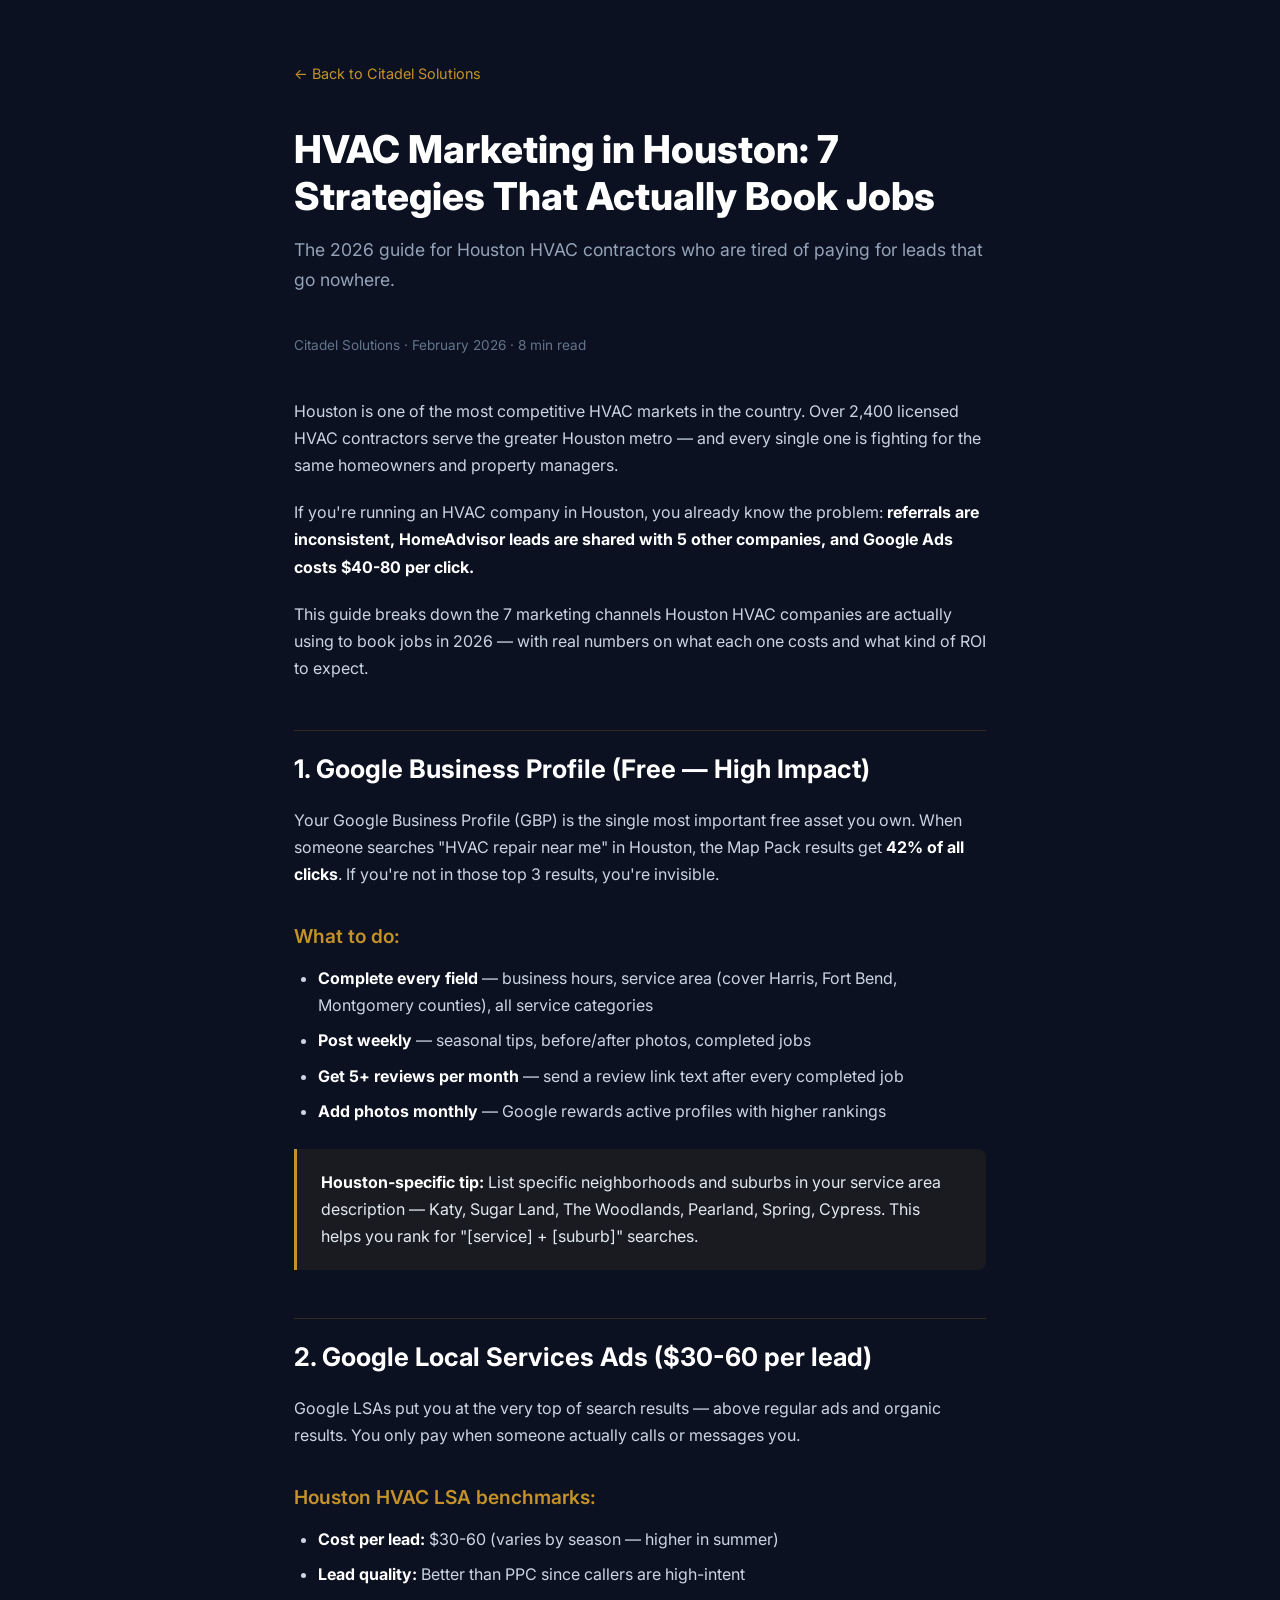
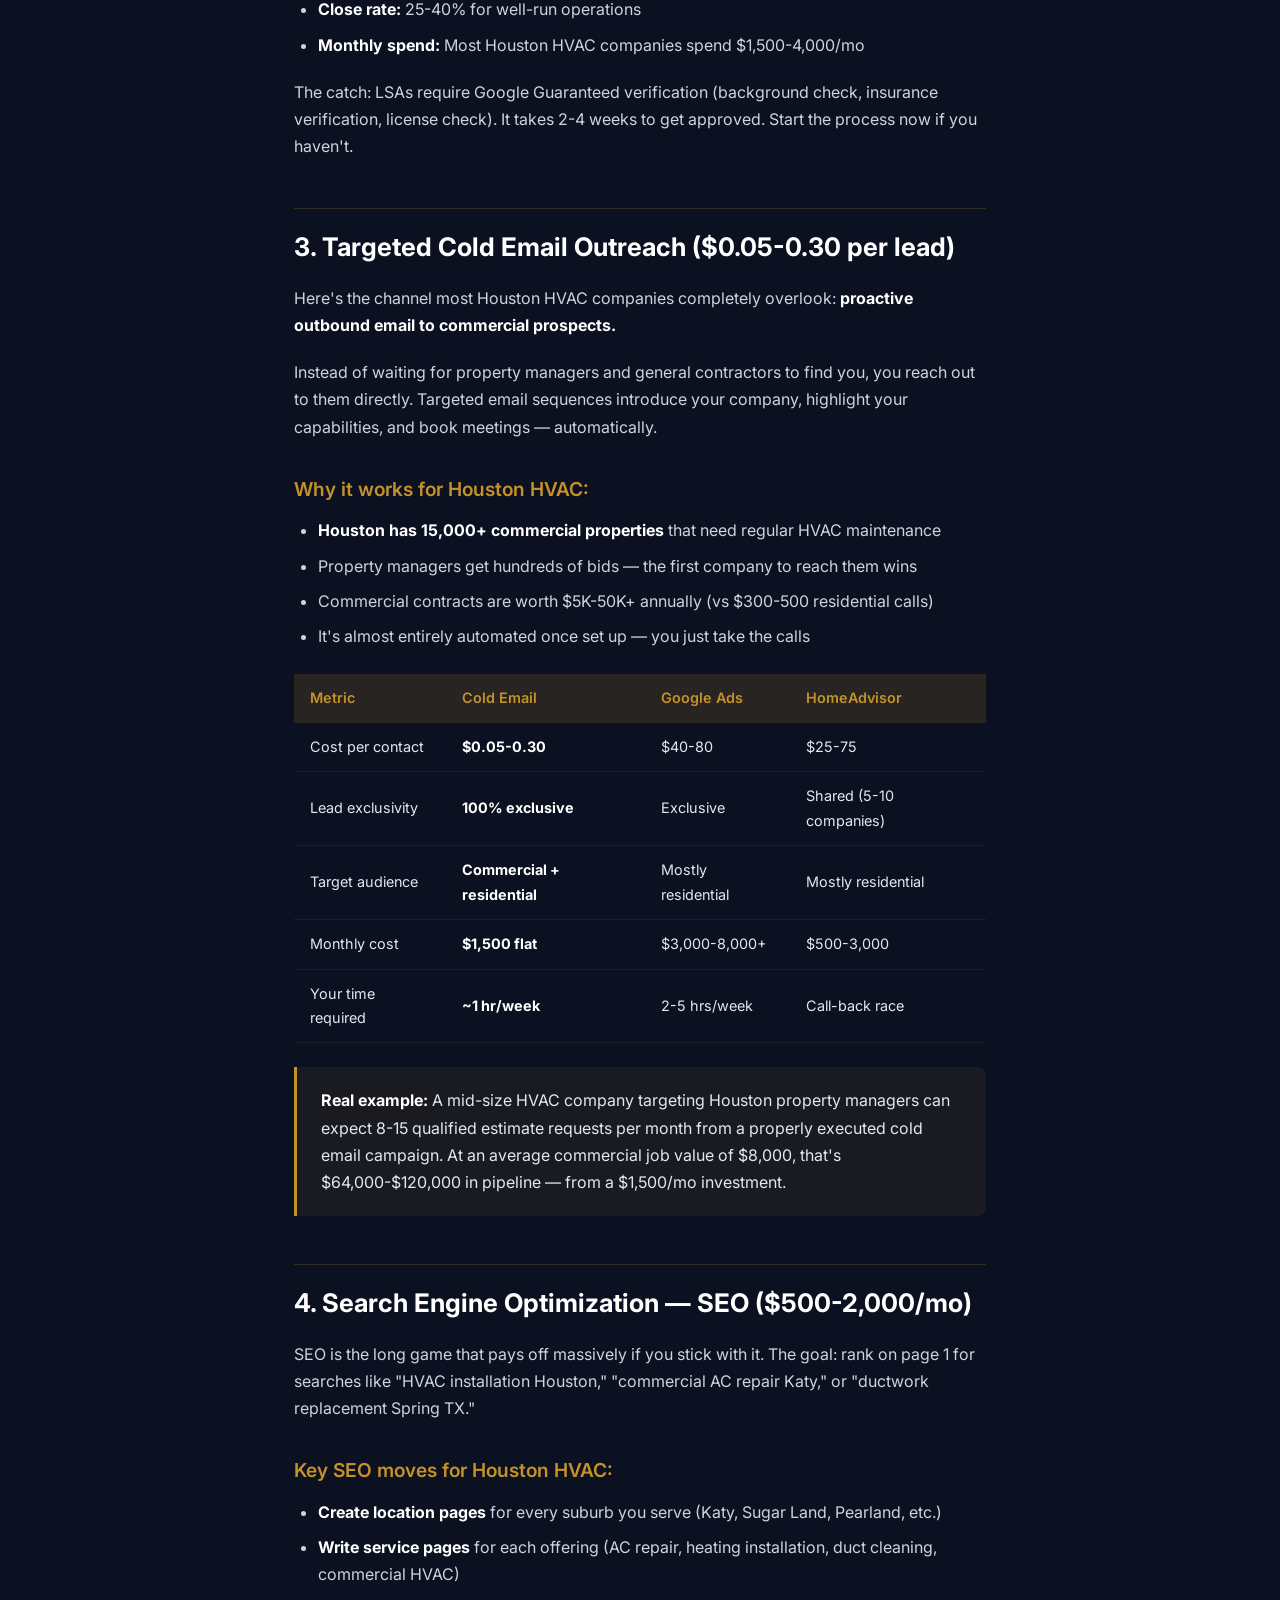
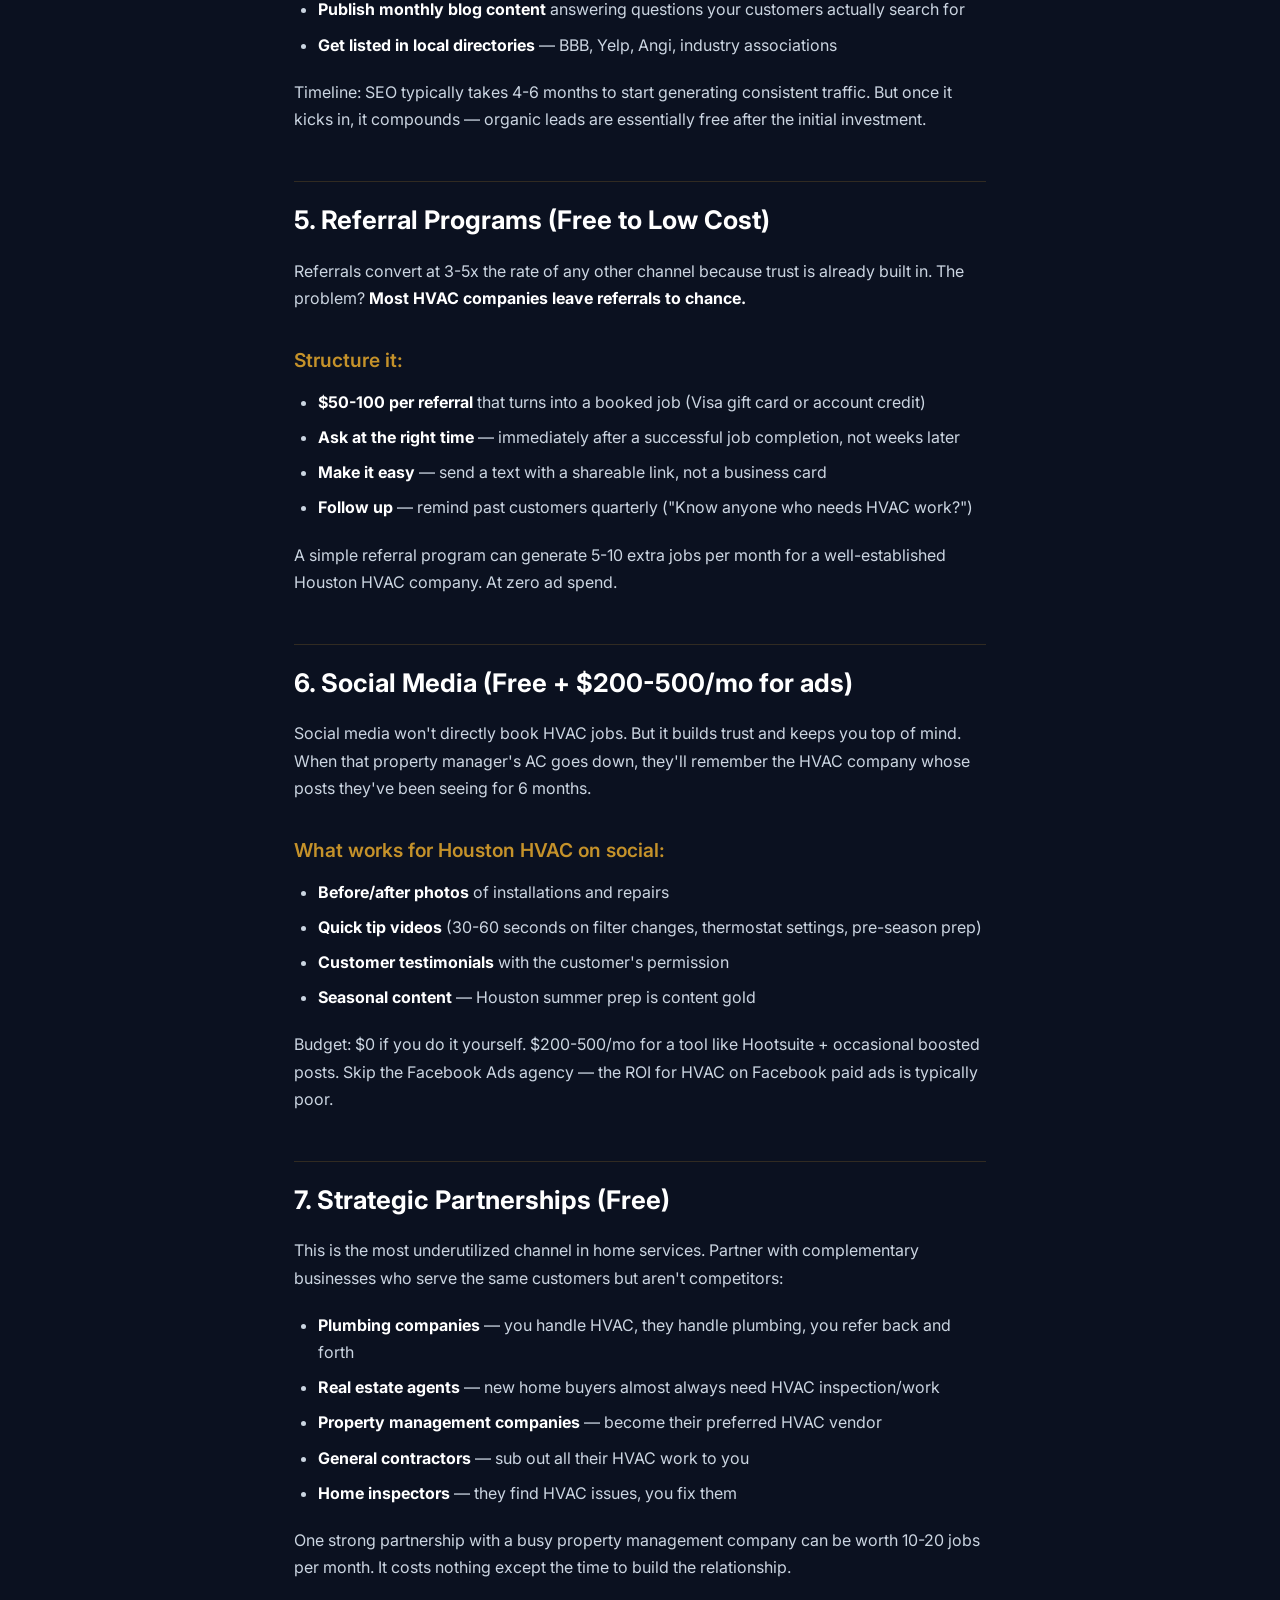
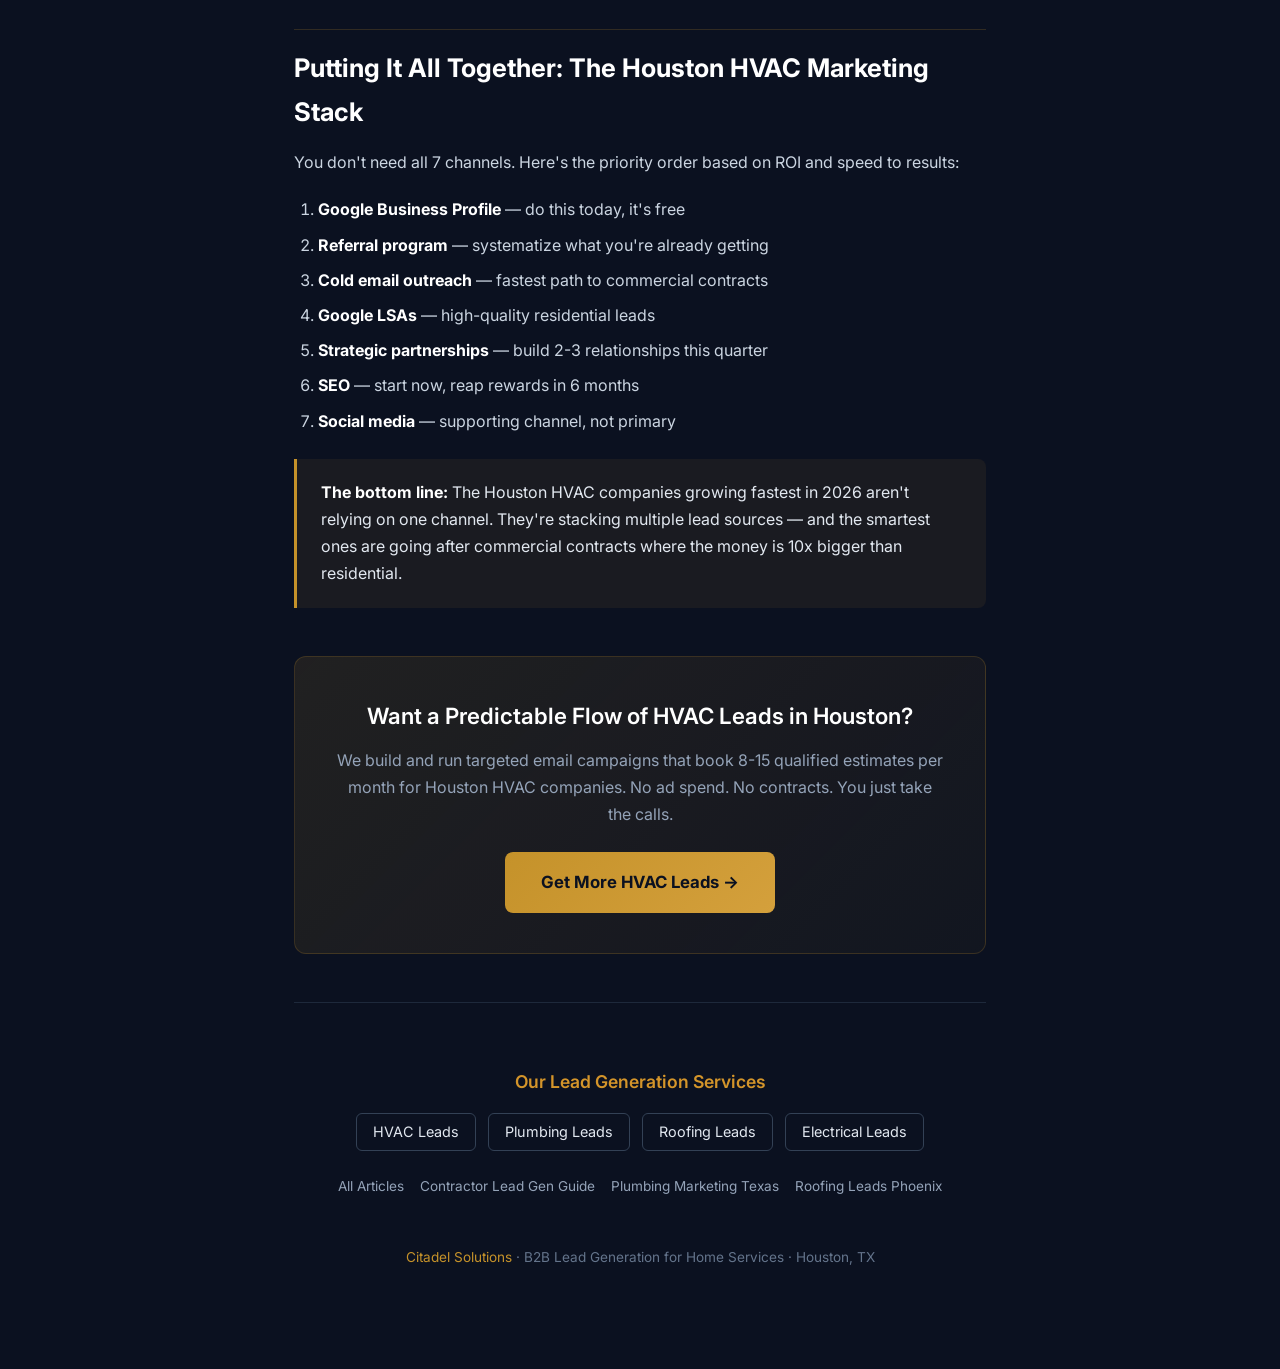
<file: blog-hvac-marketing-houston.html>
<!DOCTYPE html>
<html lang="en">
<head>
  <meta charset="UTF-8">
  <meta name="viewport" content="width=device-width, initial-scale=1.0">
  <title>HVAC Marketing in Houston: 7 Strategies That Actually Book Jobs (2026 Guide) — Citadel Solutions</title>
  <meta name="description" content="Houston HVAC companies: stop wasting money on leads that go nowhere. Here are 7 proven marketing strategies that book real jobs — with cost breakdowns and ROI numbers.">
  <link rel="canonical" href="https://citadel-solutions.org/blog-hvac-marketing-houston.html">

  <!-- Open Graph -->
  <meta property="og:type" content="article">
  <meta property="og:url" content="https://citadel-solutions.org/blog-hvac-marketing-houston.html">
  <meta property="og:title" content="HVAC Marketing in Houston: 7 Strategies That Actually Book Jobs">
  <meta property="og:description" content="Stop burning money on shared leads. Here are the strategies Houston HVAC companies use to fill their pipeline.">
  <meta property="og:image" content="https://citadel-solutions.org/assets/images/csg-logo-primary-transparent.png">

  <!-- Article Schema -->
  <script type="application/ld+json">
  {
    "@context": "https://schema.org",
    "@type": "Article",
    "headline": "HVAC Marketing in Houston: 7 Strategies That Actually Book Jobs (2026 Guide)",
    "description": "Houston HVAC companies: stop wasting money on leads that go nowhere. Here are 7 proven marketing strategies that book real jobs.",
    "author": {
      "@type": "Organization",
      "name": "Citadel Solutions",
      "url": "https://citadel-solutions.org"
    },
    "publisher": {
      "@type": "Organization",
      "name": "Citadel Solutions",
      "logo": {
        "@type": "ImageObject",
        "url": "https://citadel-solutions.org/assets/images/csg-logo-primary-transparent.png"
      }
    },
    "datePublished": "2026-02-09",
    "dateModified": "2026-02-09",
    "mainEntityOfPage": "https://citadel-solutions.org/blog-hvac-marketing-houston.html"
  }
  </script>

  <link rel="icon" href="/favicon.ico">
  <link href="https://fonts.googleapis.com/css2?family=Inter:wght@400;500;600;700;800;900&display=swap" rel="stylesheet">
  <style>
    *{margin:0;padding:0;box-sizing:border-box}
    body{font-family:'Inter',sans-serif;background:#0B1120;color:#E2E8F0;line-height:1.7}
    .article-container{max-width:740px;margin:0 auto;padding:60px 24px 80px}
    .back-link{display:inline-block;color:#C5922A;text-decoration:none;font-size:0.9rem;margin-bottom:40px;transition:opacity 0.2s}
    .back-link:hover{opacity:0.8}
    h1{font-size:2.4rem;font-weight:800;line-height:1.2;margin-bottom:16px;color:#fff}
    .subtitle{font-size:1.1rem;color:#94a3b8;margin-bottom:40px}
    .byline{font-size:0.85rem;color:#64748b;margin-bottom:40px}
    h2{font-size:1.6rem;font-weight:700;color:#fff;margin:48px 0 16px;padding-top:16px;border-top:1px solid rgba(197,146,42,0.2)}
    h3{font-size:1.2rem;font-weight:600;color:#C5922A;margin:32px 0 12px}
    p{margin-bottom:20px;color:#CBD5E1}
    ul,ol{margin:0 0 20px 24px;color:#CBD5E1}
    li{margin-bottom:8px}
    strong{color:#fff}
    .highlight-box{background:rgba(197,146,42,0.08);border-left:3px solid #C5922A;padding:20px 24px;border-radius:0 8px 8px 0;margin:24px 0}
    .highlight-box p{margin-bottom:0;color:#E2E8F0}
    .stat{font-size:1.8rem;font-weight:800;color:#C5922A;display:block;margin-bottom:4px}
    .cta-section{background:linear-gradient(135deg,rgba(197,146,42,0.12),rgba(197,146,42,0.04));border:1px solid rgba(197,146,42,0.2);border-radius:12px;padding:40px;text-align:center;margin:48px 0}
    .cta-section h3{color:#fff;font-size:1.4rem;margin-top:0}
    .cta-button{display:inline-block;background:linear-gradient(135deg,#C5922A,#D4A03C);color:#0B1120;padding:16px 36px;border-radius:8px;text-decoration:none;font-weight:700;font-size:1.05rem;transition:transform 0.2s}
    .cta-button:hover{transform:translateY(-2px)}
    .comparison-table{width:100%;border-collapse:collapse;margin:24px 0;font-size:0.9rem}
    .comparison-table th{background:rgba(197,146,42,0.15);color:#C5922A;padding:12px 16px;text-align:left;font-weight:600}
    .comparison-table td{padding:12px 16px;border-bottom:1px solid rgba(255,255,255,0.06)}
    .comparison-table tr:hover td{background:rgba(255,255,255,0.02)}
    @media(max-width:640px){
      h1{font-size:1.8rem}
      .article-container{padding:40px 16px 60px}
    }
  </style>
</head>
<body>
  <div class="article-container">
    <a href="/" class="back-link">← Back to Citadel Solutions</a>
    
    <h1>HVAC Marketing in Houston: 7 Strategies That Actually Book Jobs</h1>
    <p class="subtitle">The 2026 guide for Houston HVAC contractors who are tired of paying for leads that go nowhere.</p>
    <p class="byline">Citadel Solutions · February 2026 · 8 min read</p>

    <p>Houston is one of the most competitive HVAC markets in the country. Over 2,400 licensed HVAC contractors serve the greater Houston metro — and every single one is fighting for the same homeowners and property managers.</p>
    
    <p>If you're running an HVAC company in Houston, you already know the problem: <strong>referrals are inconsistent, HomeAdvisor leads are shared with 5 other companies, and Google Ads costs $40-80 per click.</strong></p>
    
    <p>This guide breaks down the 7 marketing channels Houston HVAC companies are actually using to book jobs in 2026 — with real numbers on what each one costs and what kind of ROI to expect.</p>

    <h2>1. Google Business Profile (Free — High Impact)</h2>
    
    <p>Your Google Business Profile (GBP) is the single most important free asset you own. When someone searches "HVAC repair near me" in Houston, the Map Pack results get <strong>42% of all clicks</strong>. If you're not in those top 3 results, you're invisible.</p>
    
    <h3>What to do:</h3>
    <ul>
      <li><strong>Complete every field</strong> — business hours, service area (cover Harris, Fort Bend, Montgomery counties), all service categories</li>
      <li><strong>Post weekly</strong> — seasonal tips, before/after photos, completed jobs</li>
      <li><strong>Get 5+ reviews per month</strong> — send a review link text after every completed job</li>
      <li><strong>Add photos monthly</strong> — Google rewards active profiles with higher rankings</li>
    </ul>
    
    <div class="highlight-box">
      <p><strong>Houston-specific tip:</strong> List specific neighborhoods and suburbs in your service area description — Katy, Sugar Land, The Woodlands, Pearland, Spring, Cypress. This helps you rank for "[service] + [suburb]" searches.</p>
    </div>

    <h2>2. Google Local Services Ads ($30-60 per lead)</h2>
    
    <p>Google LSAs put you at the very top of search results — above regular ads and organic results. You only pay when someone actually calls or messages you.</p>
    
    <h3>Houston HVAC LSA benchmarks:</h3>
    <ul>
      <li><strong>Cost per lead:</strong> $30-60 (varies by season — higher in summer)</li>
      <li><strong>Lead quality:</strong> Better than PPC since callers are high-intent</li>
      <li><strong>Close rate:</strong> 25-40% for well-run operations</li>
      <li><strong>Monthly spend:</strong> Most Houston HVAC companies spend $1,500-4,000/mo</li>
    </ul>
    
    <p>The catch: LSAs require Google Guaranteed verification (background check, insurance verification, license check). It takes 2-4 weeks to get approved. Start the process now if you haven't.</p>

    <h2>3. Targeted Cold Email Outreach ($0.05-0.30 per lead)</h2>
    
    <p>Here's the channel most Houston HVAC companies completely overlook: <strong>proactive outbound email to commercial prospects.</strong></p>
    
    <p>Instead of waiting for property managers and general contractors to find you, you reach out to them directly. Targeted email sequences introduce your company, highlight your capabilities, and book meetings — automatically.</p>

    <h3>Why it works for Houston HVAC:</h3>
    <ul>
      <li><strong>Houston has 15,000+ commercial properties</strong> that need regular HVAC maintenance</li>
      <li>Property managers get hundreds of bids — the first company to reach them wins</li>
      <li>Commercial contracts are worth $5K-50K+ annually (vs $300-500 residential calls)</li>
      <li>It's almost entirely automated once set up — you just take the calls</li>
    </ul>

    <table class="comparison-table">
      <tr>
        <th>Metric</th>
        <th>Cold Email</th>
        <th>Google Ads</th>
        <th>HomeAdvisor</th>
      </tr>
      <tr>
        <td>Cost per contact</td>
        <td><strong>$0.05-0.30</strong></td>
        <td>$40-80</td>
        <td>$25-75</td>
      </tr>
      <tr>
        <td>Lead exclusivity</td>
        <td><strong>100% exclusive</strong></td>
        <td>Exclusive</td>
        <td>Shared (5-10 companies)</td>
      </tr>
      <tr>
        <td>Target audience</td>
        <td><strong>Commercial + residential</strong></td>
        <td>Mostly residential</td>
        <td>Mostly residential</td>
      </tr>
      <tr>
        <td>Monthly cost</td>
        <td><strong>$1,500 flat</strong></td>
        <td>$3,000-8,000+</td>
        <td>$500-3,000</td>
      </tr>
      <tr>
        <td>Your time required</td>
        <td><strong>~1 hr/week</strong></td>
        <td>2-5 hrs/week</td>
        <td>Call-back race</td>
      </tr>
    </table>

    <div class="highlight-box">
      <p><strong>Real example:</strong> A mid-size HVAC company targeting Houston property managers can expect 8-15 qualified estimate requests per month from a properly executed cold email campaign. At an average commercial job value of $8,000, that's $64,000-$120,000 in pipeline — from a $1,500/mo investment.</p>
    </div>

    <h2>4. Search Engine Optimization — SEO ($500-2,000/mo)</h2>
    
    <p>SEO is the long game that pays off massively if you stick with it. The goal: rank on page 1 for searches like "HVAC installation Houston," "commercial AC repair Katy," or "ductwork replacement Spring TX."</p>
    
    <h3>Key SEO moves for Houston HVAC:</h3>
    <ul>
      <li><strong>Create location pages</strong> for every suburb you serve (Katy, Sugar Land, Pearland, etc.)</li>
      <li><strong>Write service pages</strong> for each offering (AC repair, heating installation, duct cleaning, commercial HVAC)</li>
      <li><strong>Publish monthly blog content</strong> answering questions your customers actually search for</li>
      <li><strong>Get listed in local directories</strong> — BBB, Yelp, Angi, industry associations</li>
    </ul>
    
    <p>Timeline: SEO typically takes 4-6 months to start generating consistent traffic. But once it kicks in, it compounds — organic leads are essentially free after the initial investment.</p>

    <h2>5. Referral Programs (Free to Low Cost)</h2>
    
    <p>Referrals convert at 3-5x the rate of any other channel because trust is already built in. The problem? <strong>Most HVAC companies leave referrals to chance.</strong></p>
    
    <h3>Structure it:</h3>
    <ul>
      <li><strong>$50-100 per referral</strong> that turns into a booked job (Visa gift card or account credit)</li>
      <li><strong>Ask at the right time</strong> — immediately after a successful job completion, not weeks later</li>
      <li><strong>Make it easy</strong> — send a text with a shareable link, not a business card</li>
      <li><strong>Follow up</strong> — remind past customers quarterly ("Know anyone who needs HVAC work?")</li>
    </ul>

    <p>A simple referral program can generate 5-10 extra jobs per month for a well-established Houston HVAC company. At zero ad spend.</p>

    <h2>6. Social Media (Free + $200-500/mo for ads)</h2>
    
    <p>Social media won't directly book HVAC jobs. But it builds trust and keeps you top of mind. When that property manager's AC goes down, they'll remember the HVAC company whose posts they've been seeing for 6 months.</p>
    
    <h3>What works for Houston HVAC on social:</h3>
    <ul>
      <li><strong>Before/after photos</strong> of installations and repairs</li>
      <li><strong>Quick tip videos</strong> (30-60 seconds on filter changes, thermostat settings, pre-season prep)</li>
      <li><strong>Customer testimonials</strong> with the customer's permission</li>
      <li><strong>Seasonal content</strong> — Houston summer prep is content gold</li>
    </ul>
    
    <p>Budget: $0 if you do it yourself. $200-500/mo for a tool like Hootsuite + occasional boosted posts. Skip the Facebook Ads agency — the ROI for HVAC on Facebook paid ads is typically poor.</p>

    <h2>7. Strategic Partnerships (Free)</h2>
    
    <p>This is the most underutilized channel in home services. Partner with complementary businesses who serve the same customers but aren't competitors:</p>
    
    <ul>
      <li><strong>Plumbing companies</strong> — you handle HVAC, they handle plumbing, you refer back and forth</li>
      <li><strong>Real estate agents</strong> — new home buyers almost always need HVAC inspection/work</li>
      <li><strong>Property management companies</strong> — become their preferred HVAC vendor</li>
      <li><strong>General contractors</strong> — sub out all their HVAC work to you</li>
      <li><strong>Home inspectors</strong> — they find HVAC issues, you fix them</li>
    </ul>
    
    <p>One strong partnership with a busy property management company can be worth 10-20 jobs per month. It costs nothing except the time to build the relationship.</p>

    <h2>Putting It All Together: The Houston HVAC Marketing Stack</h2>
    
    <p>You don't need all 7 channels. Here's the priority order based on ROI and speed to results:</p>
    
    <ol>
      <li><strong>Google Business Profile</strong> — do this today, it's free</li>
      <li><strong>Referral program</strong> — systematize what you're already getting</li>
      <li><strong>Cold email outreach</strong> — fastest path to commercial contracts</li>
      <li><strong>Google LSAs</strong> — high-quality residential leads</li>
      <li><strong>Strategic partnerships</strong> — build 2-3 relationships this quarter</li>
      <li><strong>SEO</strong> — start now, reap rewards in 6 months</li>
      <li><strong>Social media</strong> — supporting channel, not primary</li>
    </ol>

    <div class="highlight-box">
      <p><strong>The bottom line:</strong> The Houston HVAC companies growing fastest in 2026 aren't relying on one channel. They're stacking multiple lead sources — and the smartest ones are going after commercial contracts where the money is 10x bigger than residential.</p>
    </div>

    <div class="cta-section">
      <h3>Want a Predictable Flow of HVAC Leads in Houston?</h3>
      <p style="color:#94a3b8;margin-bottom:24px;">We build and run targeted email campaigns that book 8-15 qualified estimates per month for Houston HVAC companies. No ad spend. No contracts. You just take the calls.</p>
      <a href="mailto:beau@citadel-solutions.org?subject=HVAC%20Lead%20Generation%20-%20Houston&body=Hi%2C%20I'm%20interested%20in%20learning%20more%20about%20your%20lead%20generation%20service%20for%20my%20HVAC%20company%20in%20Houston." class="cta-button">Get More HVAC Leads →</a>
    </div>

    
    <!-- Related Services -->
    <div style="margin-top:48px; padding-top:32px; border-top:1px solid #1E293B;">
      <h3 style="color:#D4952A; text-align:center; margin-bottom:16px; font-size:1.1rem;">Our Lead Generation Services</h3>
      <div style="display:flex; flex-wrap:wrap; justify-content:center; gap:12px; margin-bottom:24px;">
        <a href="/hvac-lead-generation.html" style="color:#E2E8F0; text-decoration:none; padding:6px 16px; border:1px solid #334155; border-radius:6px; font-size:0.9rem;">HVAC Leads</a>
        <a href="/plumbing-lead-generation.html" style="color:#E2E8F0; text-decoration:none; padding:6px 16px; border:1px solid #334155; border-radius:6px; font-size:0.9rem;">Plumbing Leads</a>
        <a href="/roofing-lead-generation.html" style="color:#E2E8F0; text-decoration:none; padding:6px 16px; border:1px solid #334155; border-radius:6px; font-size:0.9rem;">Roofing Leads</a>
        <a href="/electrical-lead-generation.html" style="color:#E2E8F0; text-decoration:none; padding:6px 16px; border:1px solid #334155; border-radius:6px; font-size:0.9rem;">Electrical Leads</a>
      </div>
      <div style="display:flex; flex-wrap:wrap; justify-content:center; gap:16px;">
        <a href="/blog.html" style="color:#94A3B8; text-decoration:none; font-size:0.85rem;">All Articles</a>
        <a href="/blog-contractor-lead-generation.html" style="color:#94A3B8; text-decoration:none; font-size:0.85rem;">Contractor Lead Gen Guide</a>
        <a href="/blog-plumbing-marketing-texas.html" style="color:#94A3B8; text-decoration:none; font-size:0.85rem;">Plumbing Marketing Texas</a>
        <a href="/blog-roofing-leads-phoenix.html" style="color:#94A3B8; text-decoration:none; font-size:0.85rem;">Roofing Leads Phoenix</a>
      </div>
    </div>

    <p style="color:#64748b;font-size:0.85rem;margin-top:48px;text-align:center;">
      <a href="/" style="color:#C5922A;text-decoration:none;">Citadel Solutions</a> · B2B Lead Generation for Home Services · Houston, TX
    </p>
  </div>
</body>
</html>
</file>
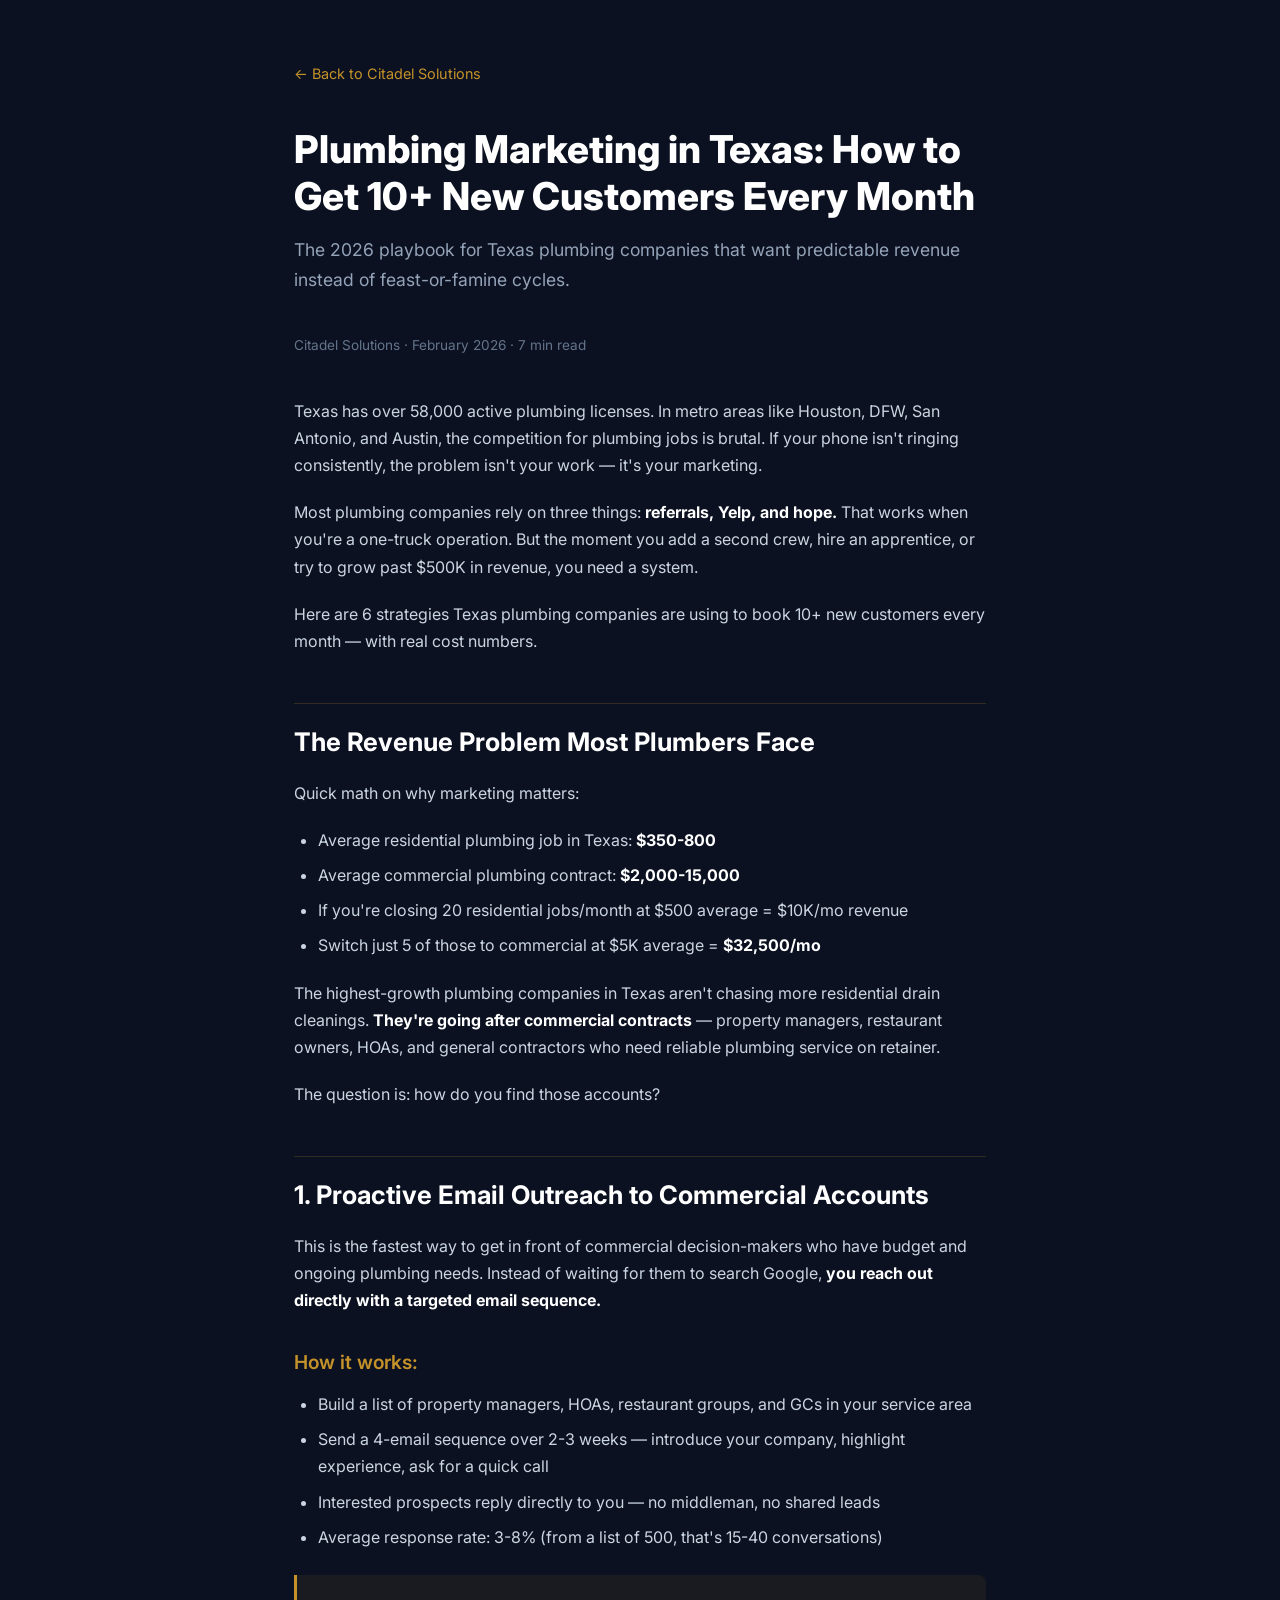
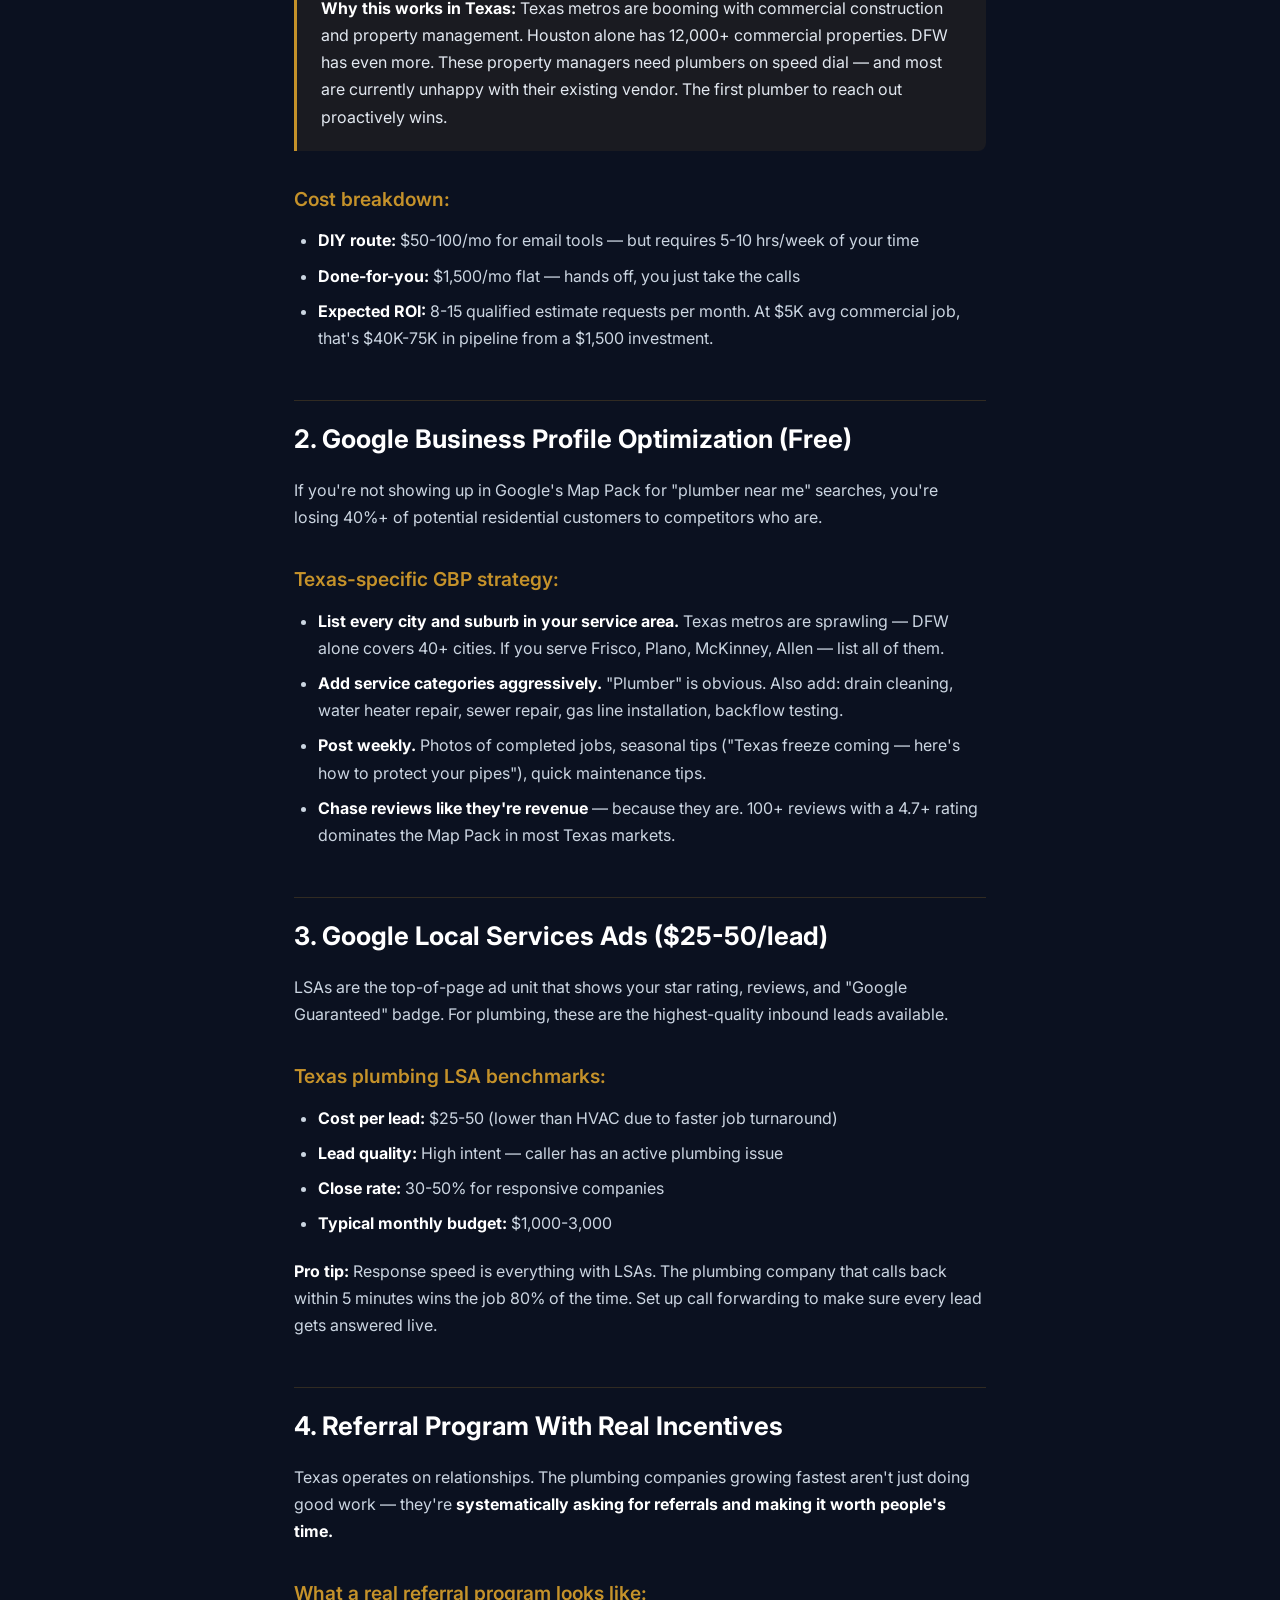
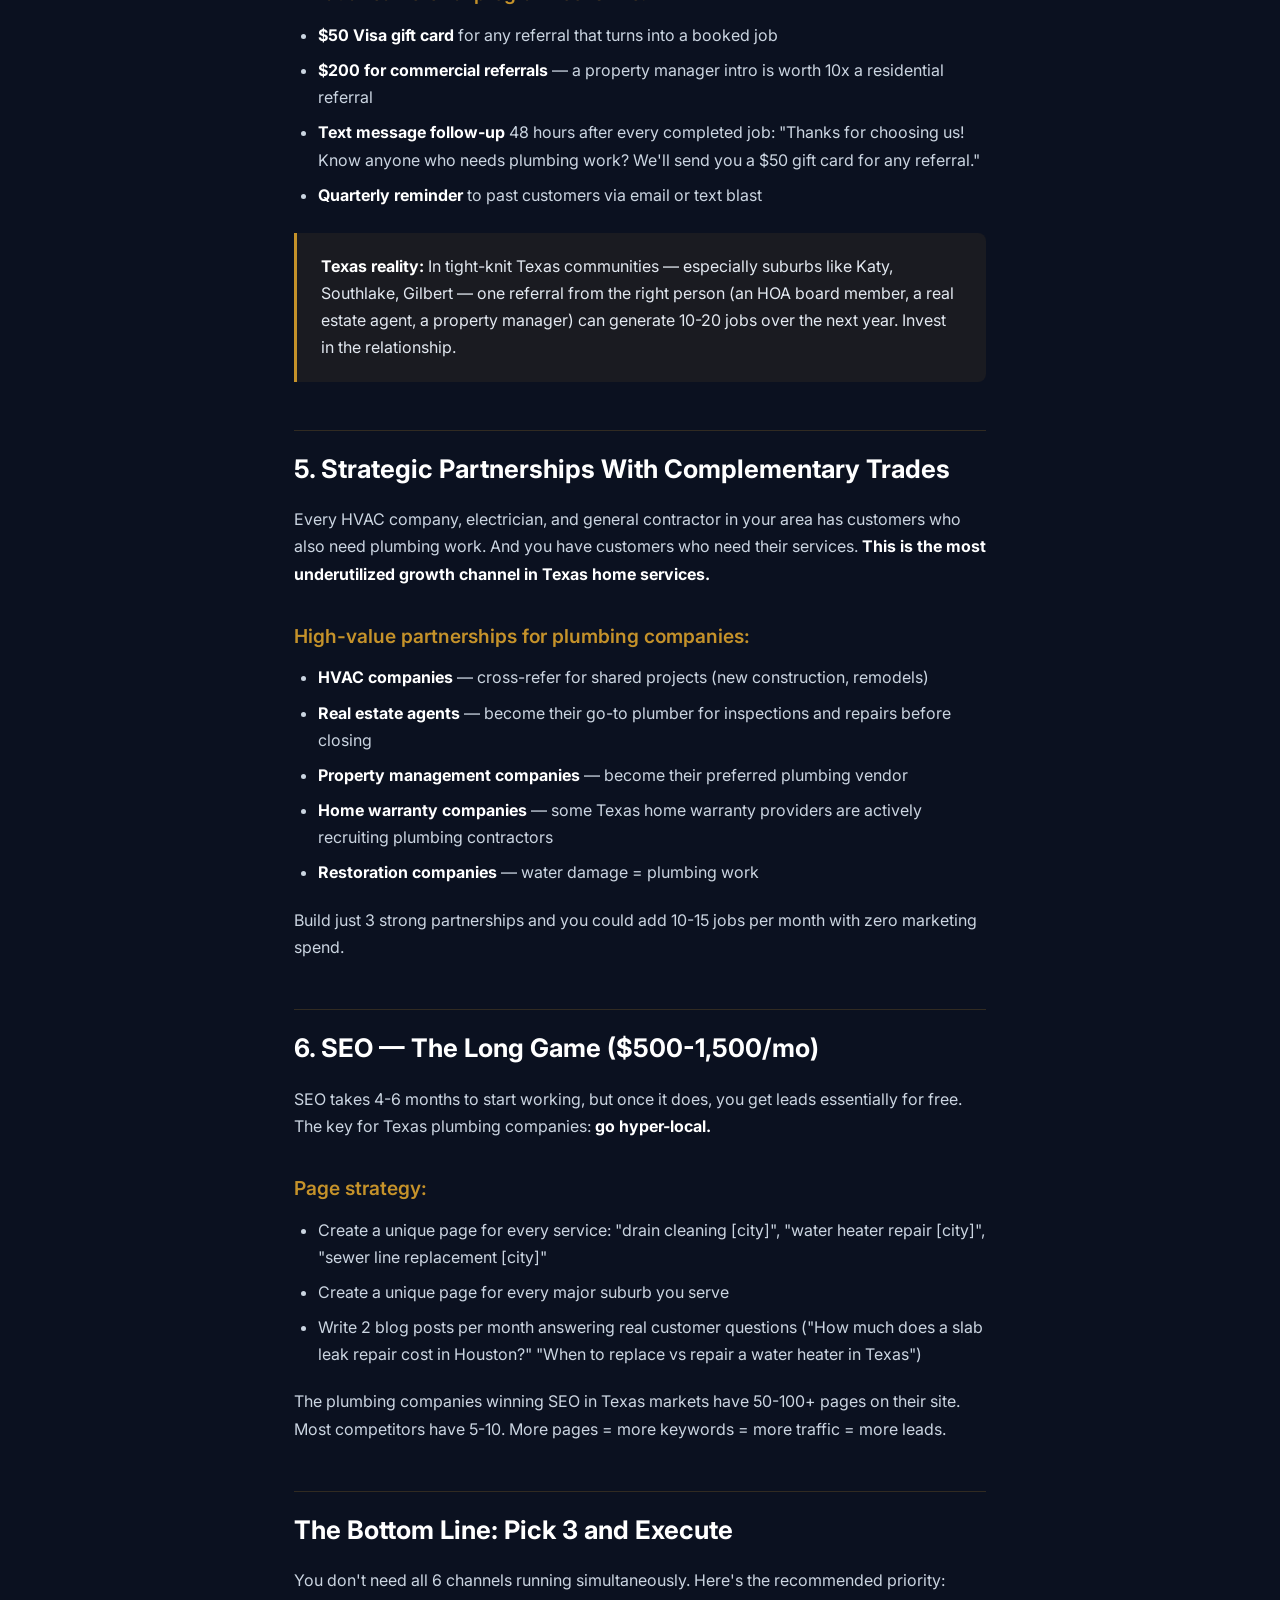
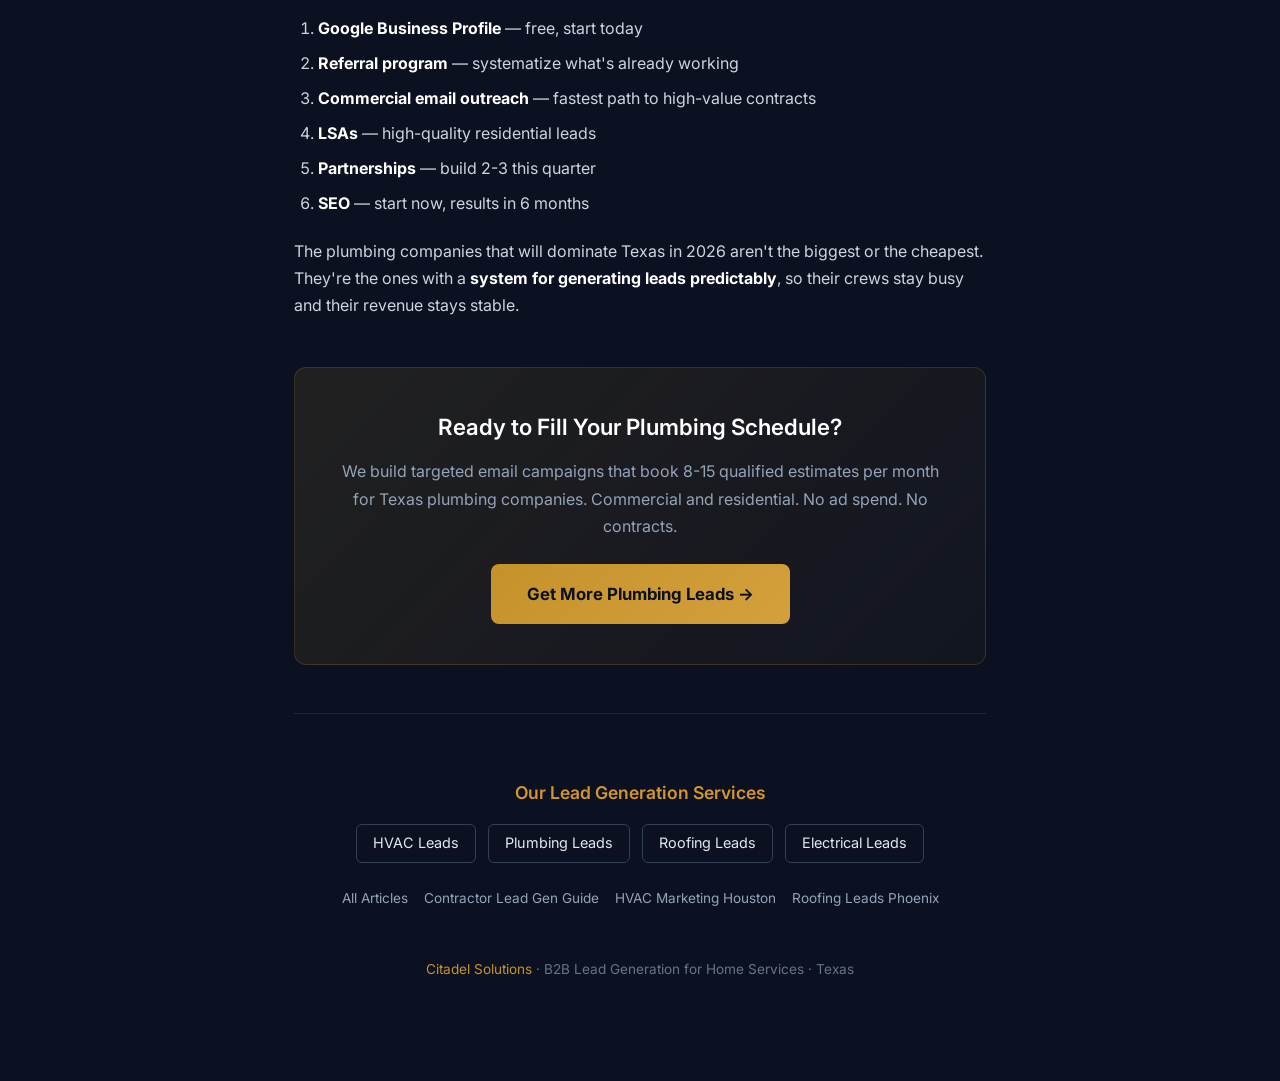
<file: blog-plumbing-marketing-texas.html>
<!DOCTYPE html>
<html lang="en">
<head>
  <meta charset="UTF-8">
  <meta name="viewport" content="width=device-width, initial-scale=1.0">
  <title>Plumbing Marketing in Texas: How to Get 10+ New Customers Every Month (2026) — Citadel Solutions</title>
  <meta name="description" content="Texas plumbing companies: here's how to stop relying on referrals and start filling your schedule predictably. 6 marketing strategies with real cost breakdowns.">
  <link rel="canonical" href="https://citadel-solutions.org/blog-plumbing-marketing-texas.html">

  <meta property="og:type" content="article">
  <meta property="og:url" content="https://citadel-solutions.org/blog-plumbing-marketing-texas.html">
  <meta property="og:title" content="Plumbing Marketing in Texas: How to Get 10+ New Customers Every Month">
  <meta property="og:description" content="Stop waiting for the phone to ring. Here's how Texas plumbing companies are filling their pipeline in 2026.">
  <meta property="og:image" content="https://citadel-solutions.org/assets/images/csg-logo-primary-transparent.png">

  <script type="application/ld+json">
  {
    "@context": "https://schema.org",
    "@type": "Article",
    "headline": "Plumbing Marketing in Texas: How to Get 10+ New Customers Every Month (2026)",
    "description": "Texas plumbing companies: here's how to stop relying on referrals and start filling your schedule predictably.",
    "author": {"@type": "Organization", "name": "Citadel Solutions", "url": "https://citadel-solutions.org"},
    "publisher": {"@type": "Organization", "name": "Citadel Solutions", "logo": {"@type": "ImageObject", "url": "https://citadel-solutions.org/assets/images/csg-logo-primary-transparent.png"}},
    "datePublished": "2026-02-09",
    "dateModified": "2026-02-09",
    "mainEntityOfPage": "https://citadel-solutions.org/blog-plumbing-marketing-texas.html"
  }
  </script>

  <link rel="icon" href="/favicon.ico">
  <link href="https://fonts.googleapis.com/css2?family=Inter:wght@400;500;600;700;800;900&display=swap" rel="stylesheet">
  <style>
    *{margin:0;padding:0;box-sizing:border-box}
    body{font-family:'Inter',sans-serif;background:#0B1120;color:#E2E8F0;line-height:1.7}
    .article-container{max-width:740px;margin:0 auto;padding:60px 24px 80px}
    .back-link{display:inline-block;color:#C5922A;text-decoration:none;font-size:0.9rem;margin-bottom:40px;transition:opacity 0.2s}
    .back-link:hover{opacity:0.8}
    h1{font-size:2.4rem;font-weight:800;line-height:1.2;margin-bottom:16px;color:#fff}
    .subtitle{font-size:1.1rem;color:#94a3b8;margin-bottom:40px}
    .byline{font-size:0.85rem;color:#64748b;margin-bottom:40px}
    h2{font-size:1.6rem;font-weight:700;color:#fff;margin:48px 0 16px;padding-top:16px;border-top:1px solid rgba(197,146,42,0.2)}
    h3{font-size:1.2rem;font-weight:600;color:#C5922A;margin:32px 0 12px}
    p{margin-bottom:20px;color:#CBD5E1}
    ul,ol{margin:0 0 20px 24px;color:#CBD5E1}
    li{margin-bottom:8px}
    strong{color:#fff}
    .highlight-box{background:rgba(197,146,42,0.08);border-left:3px solid #C5922A;padding:20px 24px;border-radius:0 8px 8px 0;margin:24px 0}
    .highlight-box p{margin-bottom:0;color:#E2E8F0}
    .stat{font-size:1.8rem;font-weight:800;color:#C5922A;display:block;margin-bottom:4px}
    .cta-section{background:linear-gradient(135deg,rgba(197,146,42,0.12),rgba(197,146,42,0.04));border:1px solid rgba(197,146,42,0.2);border-radius:12px;padding:40px;text-align:center;margin:48px 0}
    .cta-section h3{color:#fff;font-size:1.4rem;margin-top:0}
    .cta-button{display:inline-block;background:linear-gradient(135deg,#C5922A,#D4A03C);color:#0B1120;padding:16px 36px;border-radius:8px;text-decoration:none;font-weight:700;font-size:1.05rem;transition:transform 0.2s}
    .cta-button:hover{transform:translateY(-2px)}
    @media(max-width:640px){
      h1{font-size:1.8rem}
      .article-container{padding:40px 16px 60px}
    }
  </style>
</head>
<body>
  <div class="article-container">
    <a href="/" class="back-link">← Back to Citadel Solutions</a>
    
    <h1>Plumbing Marketing in Texas: How to Get 10+ New Customers Every Month</h1>
    <p class="subtitle">The 2026 playbook for Texas plumbing companies that want predictable revenue instead of feast-or-famine cycles.</p>
    <p class="byline">Citadel Solutions · February 2026 · 7 min read</p>

    <p>Texas has over 58,000 active plumbing licenses. In metro areas like Houston, DFW, San Antonio, and Austin, the competition for plumbing jobs is brutal. If your phone isn't ringing consistently, the problem isn't your work — it's your marketing.</p>
    
    <p>Most plumbing companies rely on three things: <strong>referrals, Yelp, and hope.</strong> That works when you're a one-truck operation. But the moment you add a second crew, hire an apprentice, or try to grow past $500K in revenue, you need a system.</p>
    
    <p>Here are 6 strategies Texas plumbing companies are using to book 10+ new customers every month — with real cost numbers.</p>

    <h2>The Revenue Problem Most Plumbers Face</h2>
    
    <p>Quick math on why marketing matters:</p>
    
    <ul>
      <li>Average residential plumbing job in Texas: <strong>$350-800</strong></li>
      <li>Average commercial plumbing contract: <strong>$2,000-15,000</strong></li>
      <li>If you're closing 20 residential jobs/month at $500 average = $10K/mo revenue</li>
      <li>Switch just 5 of those to commercial at $5K average = <strong>$32,500/mo</strong></li>
    </ul>
    
    <p>The highest-growth plumbing companies in Texas aren't chasing more residential drain cleanings. <strong>They're going after commercial contracts</strong> — property managers, restaurant owners, HOAs, and general contractors who need reliable plumbing service on retainer.</p>
    
    <p>The question is: how do you find those accounts?</p>

    <h2>1. Proactive Email Outreach to Commercial Accounts</h2>
    
    <p>This is the fastest way to get in front of commercial decision-makers who have budget and ongoing plumbing needs. Instead of waiting for them to search Google, <strong>you reach out directly with a targeted email sequence.</strong></p>
    
    <h3>How it works:</h3>
    <ul>
      <li>Build a list of property managers, HOAs, restaurant groups, and GCs in your service area</li>
      <li>Send a 4-email sequence over 2-3 weeks — introduce your company, highlight experience, ask for a quick call</li>
      <li>Interested prospects reply directly to you — no middleman, no shared leads</li>
      <li>Average response rate: 3-8% (from a list of 500, that's 15-40 conversations)</li>
    </ul>
    
    <div class="highlight-box">
      <p><strong>Why this works in Texas:</strong> Texas metros are booming with commercial construction and property management. Houston alone has 12,000+ commercial properties. DFW has even more. These property managers need plumbers on speed dial — and most are currently unhappy with their existing vendor. The first plumber to reach out proactively wins.</p>
    </div>
    
    <h3>Cost breakdown:</h3>
    <ul>
      <li><strong>DIY route:</strong> $50-100/mo for email tools — but requires 5-10 hrs/week of your time</li>
      <li><strong>Done-for-you:</strong> $1,500/mo flat — hands off, you just take the calls</li>
      <li><strong>Expected ROI:</strong> 8-15 qualified estimate requests per month. At $5K avg commercial job, that's $40K-75K in pipeline from a $1,500 investment.</li>
    </ul>

    <h2>2. Google Business Profile Optimization (Free)</h2>
    
    <p>If you're not showing up in Google's Map Pack for "plumber near me" searches, you're losing 40%+ of potential residential customers to competitors who are.</p>
    
    <h3>Texas-specific GBP strategy:</h3>
    <ul>
      <li><strong>List every city and suburb in your service area.</strong> Texas metros are sprawling — DFW alone covers 40+ cities. If you serve Frisco, Plano, McKinney, Allen — list all of them.</li>
      <li><strong>Add service categories aggressively.</strong> "Plumber" is obvious. Also add: drain cleaning, water heater repair, sewer repair, gas line installation, backflow testing.</li>
      <li><strong>Post weekly.</strong> Photos of completed jobs, seasonal tips ("Texas freeze coming — here's how to protect your pipes"), quick maintenance tips.</li>
      <li><strong>Chase reviews like they're revenue</strong> — because they are. 100+ reviews with a 4.7+ rating dominates the Map Pack in most Texas markets.</li>
    </ul>

    <h2>3. Google Local Services Ads ($25-50/lead)</h2>
    
    <p>LSAs are the top-of-page ad unit that shows your star rating, reviews, and "Google Guaranteed" badge. For plumbing, these are the highest-quality inbound leads available.</p>
    
    <h3>Texas plumbing LSA benchmarks:</h3>
    <ul>
      <li><strong>Cost per lead:</strong> $25-50 (lower than HVAC due to faster job turnaround)</li>
      <li><strong>Lead quality:</strong> High intent — caller has an active plumbing issue</li>
      <li><strong>Close rate:</strong> 30-50% for responsive companies</li>
      <li><strong>Typical monthly budget:</strong> $1,000-3,000</li>
    </ul>
    
    <p><strong>Pro tip:</strong> Response speed is everything with LSAs. The plumbing company that calls back within 5 minutes wins the job 80% of the time. Set up call forwarding to make sure every lead gets answered live.</p>

    <h2>4. Referral Program With Real Incentives</h2>
    
    <p>Texas operates on relationships. The plumbing companies growing fastest aren't just doing good work — they're <strong>systematically asking for referrals and making it worth people's time.</strong></p>
    
    <h3>What a real referral program looks like:</h3>
    <ul>
      <li><strong>$50 Visa gift card</strong> for any referral that turns into a booked job</li>
      <li><strong>$200 for commercial referrals</strong> — a property manager intro is worth 10x a residential referral</li>
      <li><strong>Text message follow-up</strong> 48 hours after every completed job: "Thanks for choosing us! Know anyone who needs plumbing work? We'll send you a $50 gift card for any referral."</li>
      <li><strong>Quarterly reminder</strong> to past customers via email or text blast</li>
    </ul>
    
    <div class="highlight-box">
      <p><strong>Texas reality:</strong> In tight-knit Texas communities — especially suburbs like Katy, Southlake, Gilbert — one referral from the right person (an HOA board member, a real estate agent, a property manager) can generate 10-20 jobs over the next year. Invest in the relationship.</p>
    </div>

    <h2>5. Strategic Partnerships With Complementary Trades</h2>
    
    <p>Every HVAC company, electrician, and general contractor in your area has customers who also need plumbing work. And you have customers who need their services. <strong>This is the most underutilized growth channel in Texas home services.</strong></p>
    
    <h3>High-value partnerships for plumbing companies:</h3>
    <ul>
      <li><strong>HVAC companies</strong> — cross-refer for shared projects (new construction, remodels)</li>
      <li><strong>Real estate agents</strong> — become their go-to plumber for inspections and repairs before closing</li>
      <li><strong>Property management companies</strong> — become their preferred plumbing vendor</li>
      <li><strong>Home warranty companies</strong> — some Texas home warranty providers are actively recruiting plumbing contractors</li>
      <li><strong>Restoration companies</strong> — water damage = plumbing work</li>
    </ul>
    
    <p>Build just 3 strong partnerships and you could add 10-15 jobs per month with zero marketing spend.</p>

    <h2>6. SEO — The Long Game ($500-1,500/mo)</h2>
    
    <p>SEO takes 4-6 months to start working, but once it does, you get leads essentially for free. The key for Texas plumbing companies: <strong>go hyper-local.</strong></p>
    
    <h3>Page strategy:</h3>
    <ul>
      <li>Create a unique page for every service: "drain cleaning [city]", "water heater repair [city]", "sewer line replacement [city]"</li>
      <li>Create a unique page for every major suburb you serve</li>
      <li>Write 2 blog posts per month answering real customer questions ("How much does a slab leak repair cost in Houston?" "When to replace vs repair a water heater in Texas")</li>
    </ul>
    
    <p>The plumbing companies winning SEO in Texas markets have 50-100+ pages on their site. Most competitors have 5-10. More pages = more keywords = more traffic = more leads.</p>

    <h2>The Bottom Line: Pick 3 and Execute</h2>
    
    <p>You don't need all 6 channels running simultaneously. Here's the recommended priority:</p>
    
    <ol>
      <li><strong>Google Business Profile</strong> — free, start today</li>
      <li><strong>Referral program</strong> — systematize what's already working</li>
      <li><strong>Commercial email outreach</strong> — fastest path to high-value contracts</li>
      <li><strong>LSAs</strong> — high-quality residential leads</li>
      <li><strong>Partnerships</strong> — build 2-3 this quarter</li>
      <li><strong>SEO</strong> — start now, results in 6 months</li>
    </ol>
    
    <p>The plumbing companies that will dominate Texas in 2026 aren't the biggest or the cheapest. They're the ones with a <strong>system for generating leads predictably</strong>, so their crews stay busy and their revenue stays stable.</p>

    <div class="cta-section">
      <h3>Ready to Fill Your Plumbing Schedule?</h3>
      <p style="color:#94a3b8;margin-bottom:24px;">We build targeted email campaigns that book 8-15 qualified estimates per month for Texas plumbing companies. Commercial and residential. No ad spend. No contracts.</p>
      <a href="mailto:beau@citadel-solutions.org?subject=Plumbing%20Lead%20Generation%20-%20Texas&body=Hi%2C%20I'm%20interested%20in%20learning%20more%20about%20your%20lead%20generation%20service%20for%20my%20plumbing%20company." class="cta-button">Get More Plumbing Leads →</a>
    </div>

    
    <!-- Related Services -->
    <div style="margin-top:48px; padding-top:32px; border-top:1px solid #1E293B;">
      <h3 style="color:#D4952A; text-align:center; margin-bottom:16px; font-size:1.1rem;">Our Lead Generation Services</h3>
      <div style="display:flex; flex-wrap:wrap; justify-content:center; gap:12px; margin-bottom:24px;">
        <a href="/hvac-lead-generation.html" style="color:#E2E8F0; text-decoration:none; padding:6px 16px; border:1px solid #334155; border-radius:6px; font-size:0.9rem;">HVAC Leads</a>
        <a href="/plumbing-lead-generation.html" style="color:#E2E8F0; text-decoration:none; padding:6px 16px; border:1px solid #334155; border-radius:6px; font-size:0.9rem;">Plumbing Leads</a>
        <a href="/roofing-lead-generation.html" style="color:#E2E8F0; text-decoration:none; padding:6px 16px; border:1px solid #334155; border-radius:6px; font-size:0.9rem;">Roofing Leads</a>
        <a href="/electrical-lead-generation.html" style="color:#E2E8F0; text-decoration:none; padding:6px 16px; border:1px solid #334155; border-radius:6px; font-size:0.9rem;">Electrical Leads</a>
      </div>
      <div style="display:flex; flex-wrap:wrap; justify-content:center; gap:16px;">
        <a href="/blog.html" style="color:#94A3B8; text-decoration:none; font-size:0.85rem;">All Articles</a>
        <a href="/blog-contractor-lead-generation.html" style="color:#94A3B8; text-decoration:none; font-size:0.85rem;">Contractor Lead Gen Guide</a>
        <a href="/blog-hvac-marketing-houston.html" style="color:#94A3B8; text-decoration:none; font-size:0.85rem;">HVAC Marketing Houston</a>
        <a href="/blog-roofing-leads-phoenix.html" style="color:#94A3B8; text-decoration:none; font-size:0.85rem;">Roofing Leads Phoenix</a>
      </div>
    </div>

    <p style="color:#64748b;font-size:0.85rem;margin-top:48px;text-align:center;">
      <a href="/" style="color:#C5922A;text-decoration:none;">Citadel Solutions</a> · B2B Lead Generation for Home Services · Texas
    </p>
  </div>
</body>
</html>
</file>
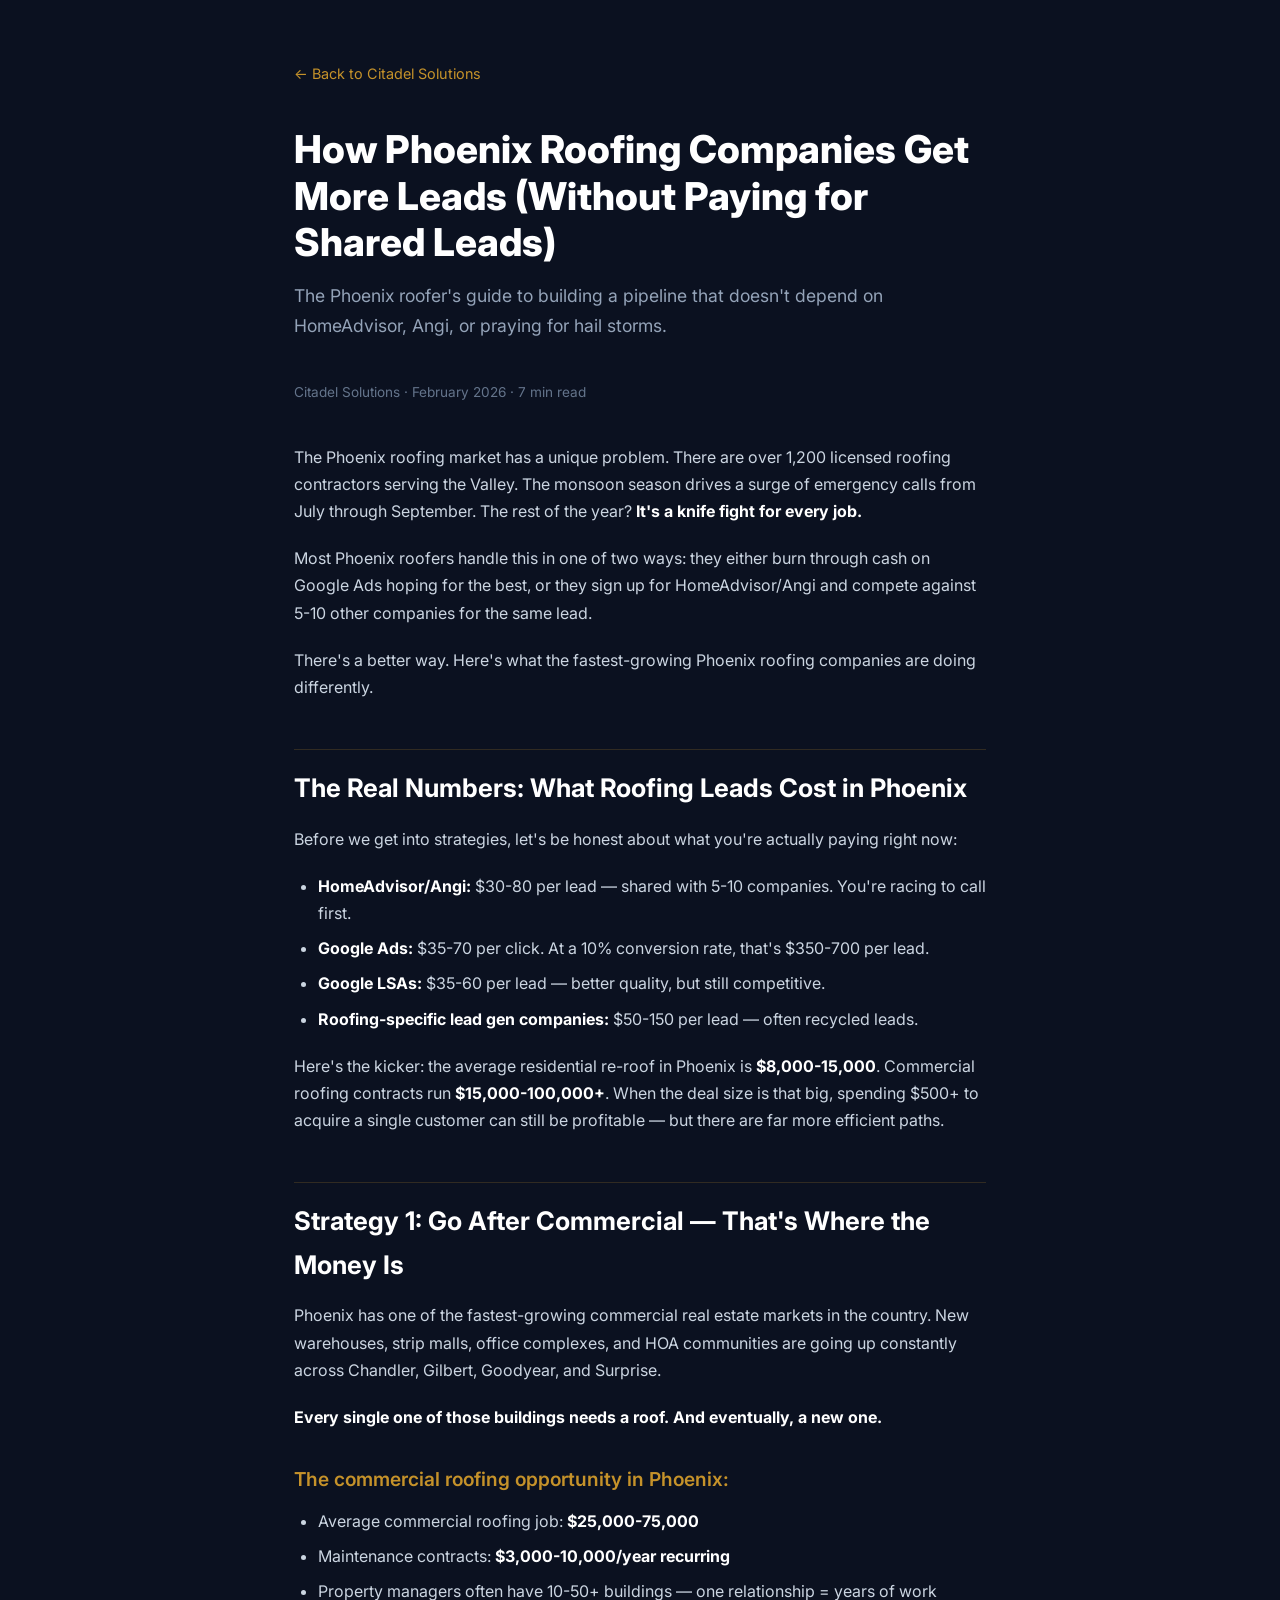
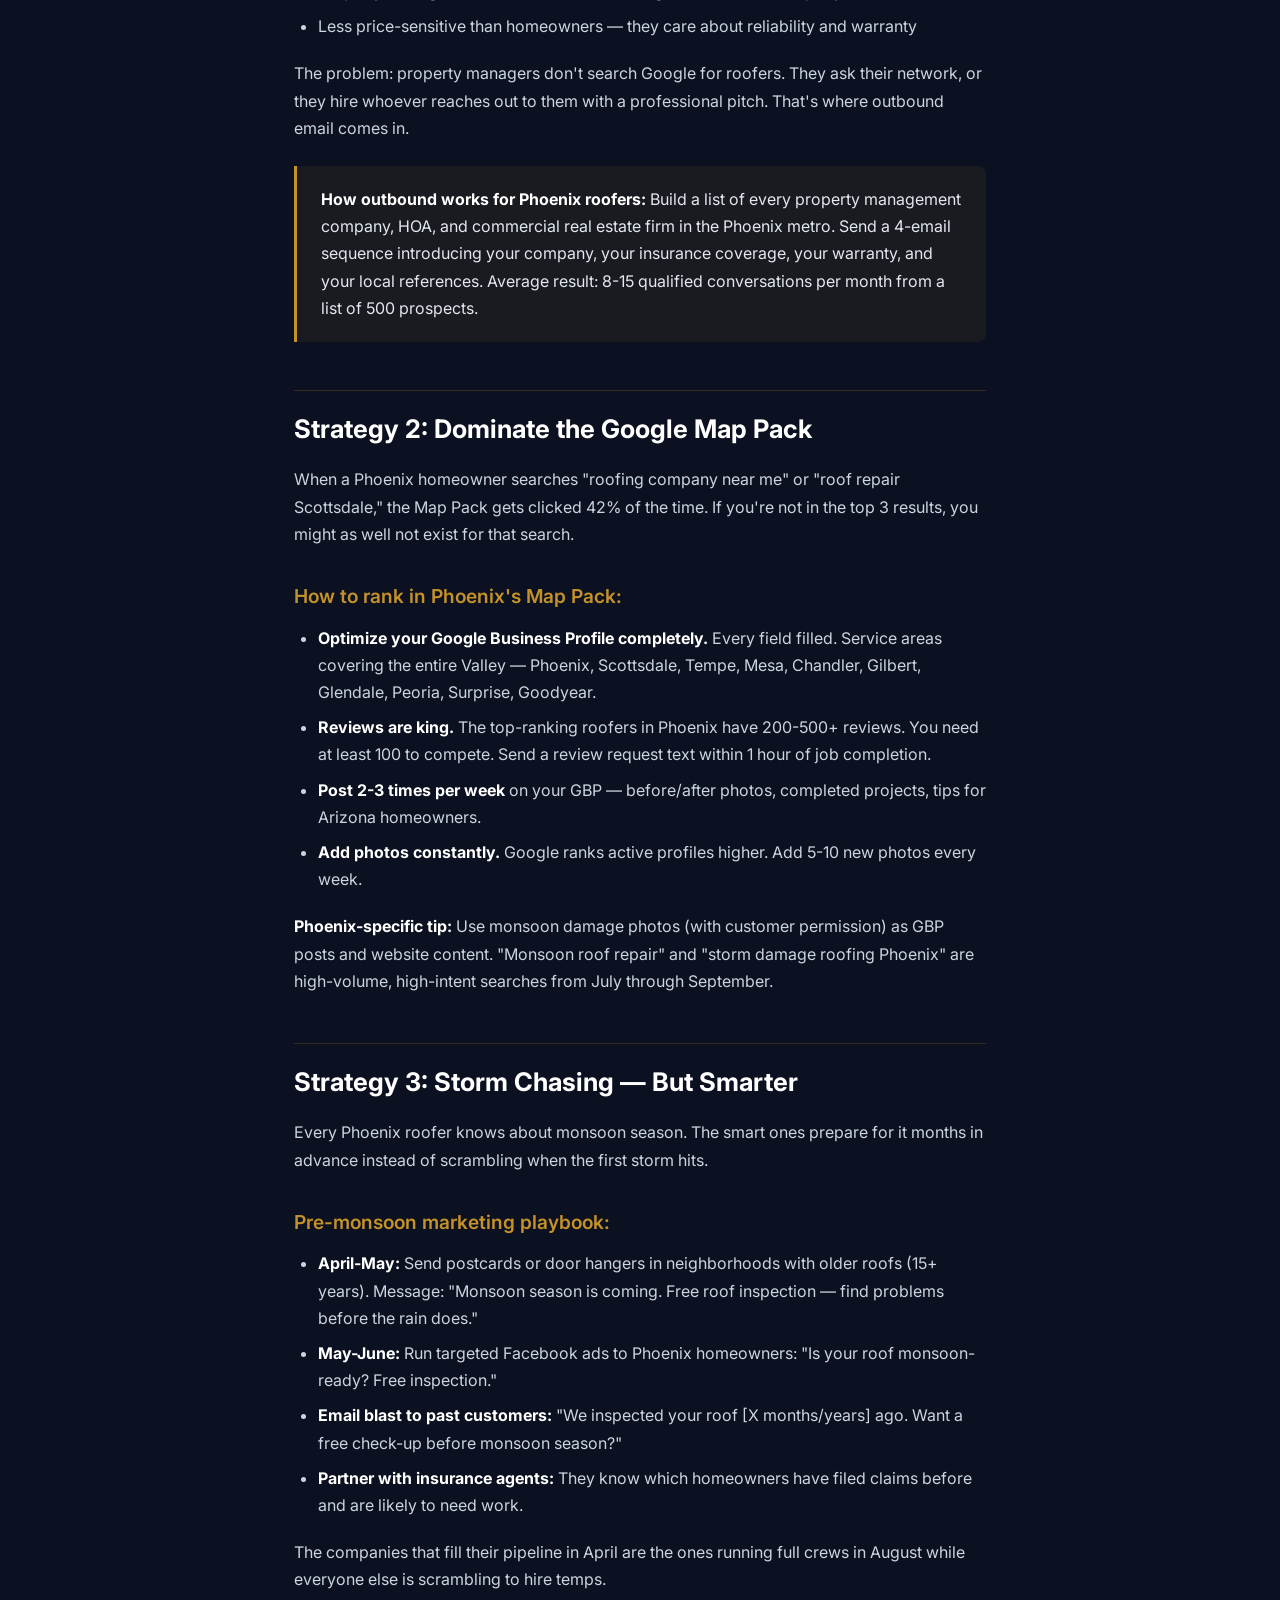
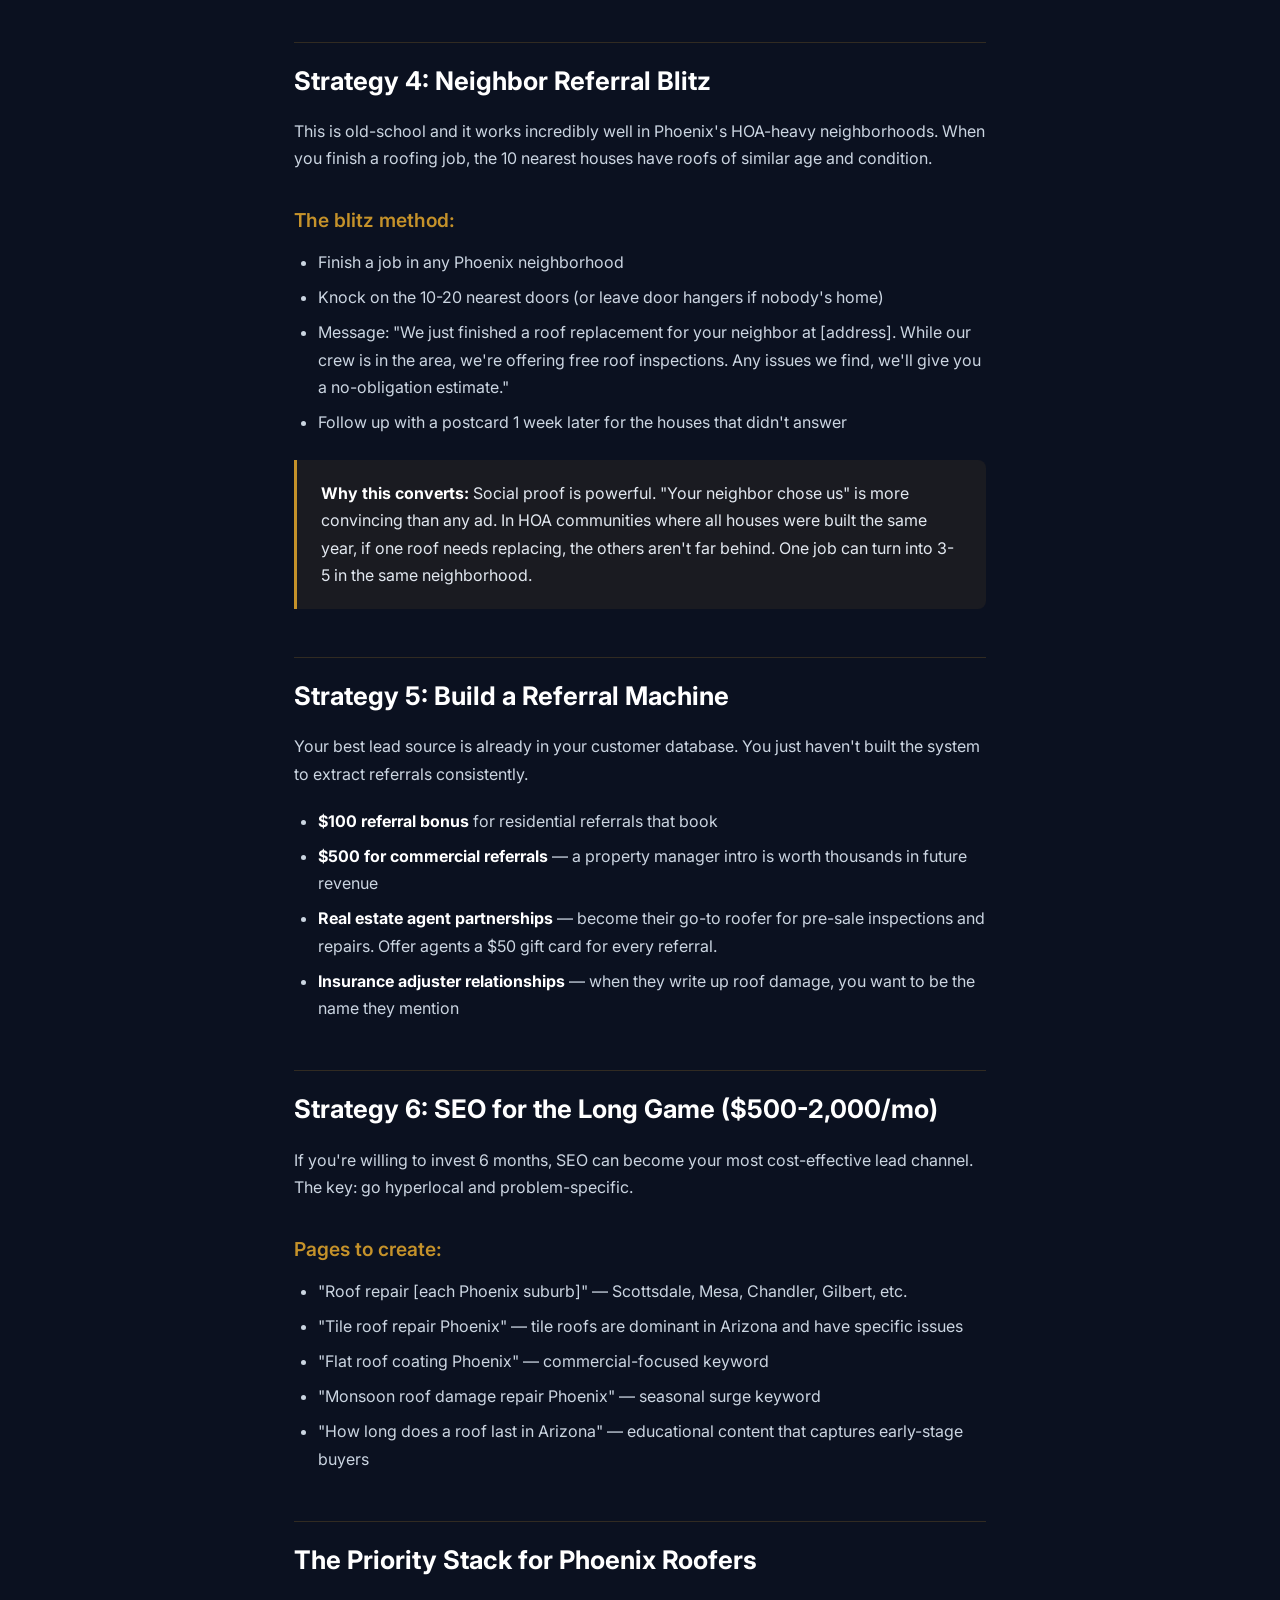
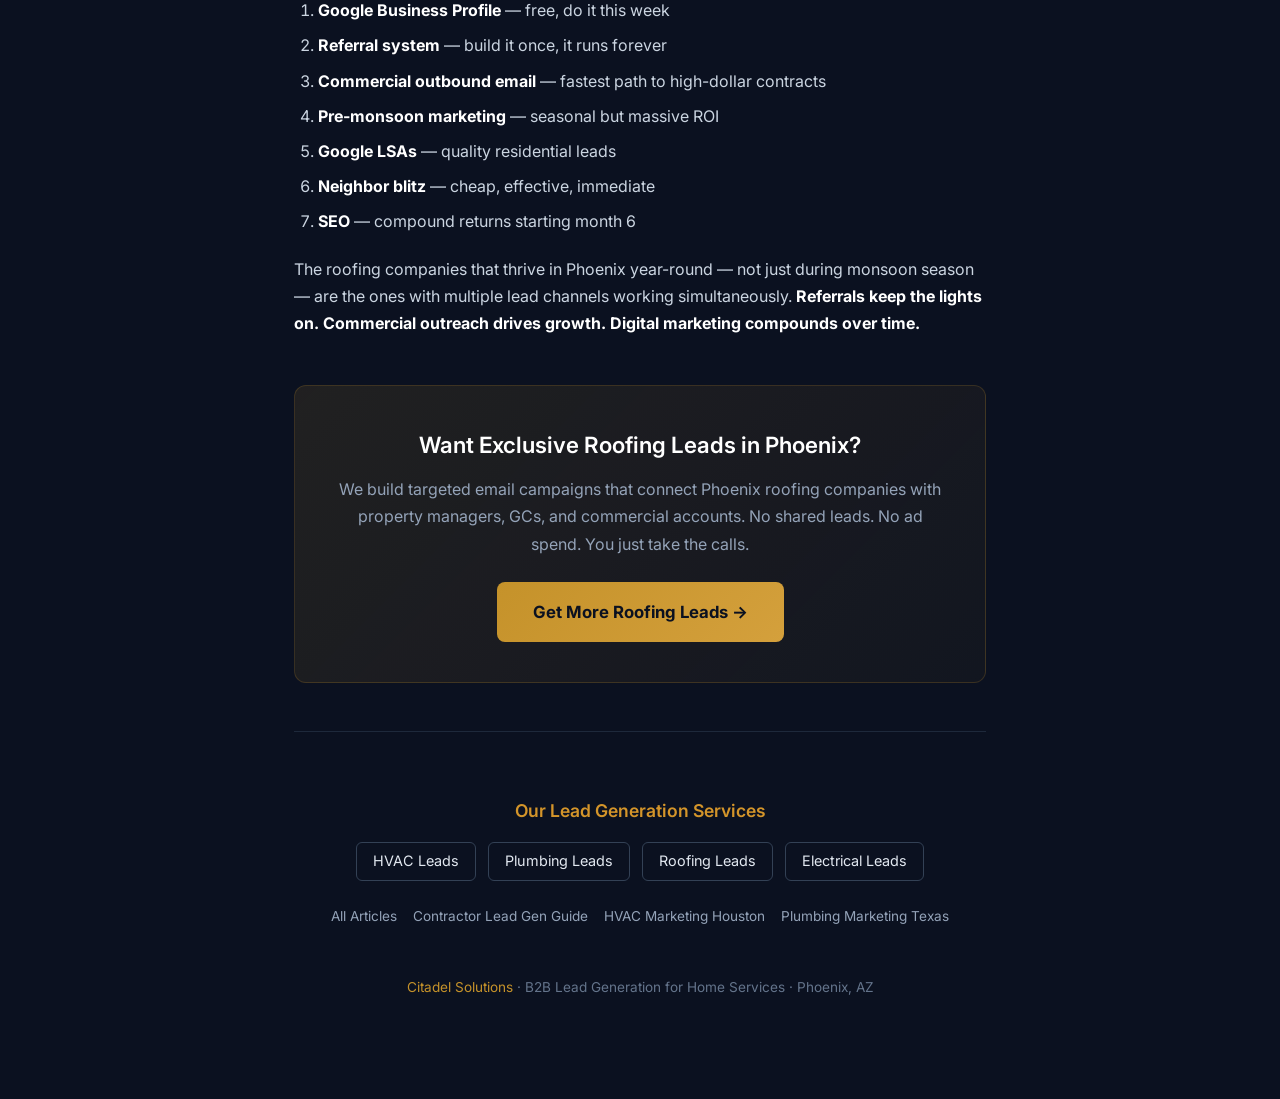
<file: blog-roofing-leads-phoenix.html>
<!DOCTYPE html>
<html lang="en">
<head>
  <meta charset="UTF-8">
  <meta name="viewport" content="width=device-width, initial-scale=1.0">
  <title>How Phoenix Roofing Companies Get More Leads (Without Paying for Shared Leads) — Citadel Solutions</title>
  <meta name="description" content="Phoenix roofing contractors: stop competing for shared leads. Here's how to build your own pipeline of exclusive roofing leads with proven strategies that actually work.">
  <link rel="canonical" href="https://citadel-solutions.org/blog-roofing-leads-phoenix.html">

  <meta property="og:type" content="article">
  <meta property="og:url" content="https://citadel-solutions.org/blog-roofing-leads-phoenix.html">
  <meta property="og:title" content="How Phoenix Roofing Companies Get More Leads (Without Shared Leads)">
  <meta property="og:description" content="Phoenix roofers: here's how to build a consistent pipeline of exclusive leads. No bidding wars.">
  <meta property="og:image" content="https://citadel-solutions.org/assets/images/csg-logo-primary-transparent.png">

  <script type="application/ld+json">
  {
    "@context": "https://schema.org",
    "@type": "Article",
    "headline": "How Phoenix Roofing Companies Get More Leads (Without Paying for Shared Leads)",
    "description": "Phoenix roofing contractors: stop competing for shared leads. Here's how to build your own pipeline of exclusive roofing leads.",
    "author": {"@type": "Organization", "name": "Citadel Solutions", "url": "https://citadel-solutions.org"},
    "publisher": {"@type": "Organization", "name": "Citadel Solutions", "logo": {"@type": "ImageObject", "url": "https://citadel-solutions.org/assets/images/csg-logo-primary-transparent.png"}},
    "datePublished": "2026-02-09",
    "dateModified": "2026-02-09",
    "mainEntityOfPage": "https://citadel-solutions.org/blog-roofing-leads-phoenix.html"
  }
  </script>

  <link rel="icon" href="/favicon.ico">
  <link href="https://fonts.googleapis.com/css2?family=Inter:wght@400;500;600;700;800;900&display=swap" rel="stylesheet">
  <style>
    *{margin:0;padding:0;box-sizing:border-box}
    body{font-family:'Inter',sans-serif;background:#0B1120;color:#E2E8F0;line-height:1.7}
    .article-container{max-width:740px;margin:0 auto;padding:60px 24px 80px}
    .back-link{display:inline-block;color:#C5922A;text-decoration:none;font-size:0.9rem;margin-bottom:40px;transition:opacity 0.2s}
    .back-link:hover{opacity:0.8}
    h1{font-size:2.4rem;font-weight:800;line-height:1.2;margin-bottom:16px;color:#fff}
    .subtitle{font-size:1.1rem;color:#94a3b8;margin-bottom:40px}
    .byline{font-size:0.85rem;color:#64748b;margin-bottom:40px}
    h2{font-size:1.6rem;font-weight:700;color:#fff;margin:48px 0 16px;padding-top:16px;border-top:1px solid rgba(197,146,42,0.2)}
    h3{font-size:1.2rem;font-weight:600;color:#C5922A;margin:32px 0 12px}
    p{margin-bottom:20px;color:#CBD5E1}
    ul,ol{margin:0 0 20px 24px;color:#CBD5E1}
    li{margin-bottom:8px}
    strong{color:#fff}
    .highlight-box{background:rgba(197,146,42,0.08);border-left:3px solid #C5922A;padding:20px 24px;border-radius:0 8px 8px 0;margin:24px 0}
    .highlight-box p{margin-bottom:0;color:#E2E8F0}
    .cta-section{background:linear-gradient(135deg,rgba(197,146,42,0.12),rgba(197,146,42,0.04));border:1px solid rgba(197,146,42,0.2);border-radius:12px;padding:40px;text-align:center;margin:48px 0}
    .cta-section h3{color:#fff;font-size:1.4rem;margin-top:0}
    .cta-button{display:inline-block;background:linear-gradient(135deg,#C5922A,#D4A03C);color:#0B1120;padding:16px 36px;border-radius:8px;text-decoration:none;font-weight:700;font-size:1.05rem;transition:transform 0.2s}
    .cta-button:hover{transform:translateY(-2px)}
    @media(max-width:640px){
      h1{font-size:1.8rem}
      .article-container{padding:40px 16px 60px}
    }
  </style>
</head>
<body>
  <div class="article-container">
    <a href="/" class="back-link">← Back to Citadel Solutions</a>
    
    <h1>How Phoenix Roofing Companies Get More Leads (Without Paying for Shared Leads)</h1>
    <p class="subtitle">The Phoenix roofer's guide to building a pipeline that doesn't depend on HomeAdvisor, Angi, or praying for hail storms.</p>
    <p class="byline">Citadel Solutions · February 2026 · 7 min read</p>

    <p>The Phoenix roofing market has a unique problem. There are over 1,200 licensed roofing contractors serving the Valley. The monsoon season drives a surge of emergency calls from July through September. The rest of the year? <strong>It's a knife fight for every job.</strong></p>
    
    <p>Most Phoenix roofers handle this in one of two ways: they either burn through cash on Google Ads hoping for the best, or they sign up for HomeAdvisor/Angi and compete against 5-10 other companies for the same lead.</p>
    
    <p>There's a better way. Here's what the fastest-growing Phoenix roofing companies are doing differently.</p>

    <h2>The Real Numbers: What Roofing Leads Cost in Phoenix</h2>
    
    <p>Before we get into strategies, let's be honest about what you're actually paying right now:</p>
    
    <ul>
      <li><strong>HomeAdvisor/Angi:</strong> $30-80 per lead — shared with 5-10 companies. You're racing to call first.</li>
      <li><strong>Google Ads:</strong> $35-70 per click. At a 10% conversion rate, that's $350-700 per lead.</li>
      <li><strong>Google LSAs:</strong> $35-60 per lead — better quality, but still competitive.</li>
      <li><strong>Roofing-specific lead gen companies:</strong> $50-150 per lead — often recycled leads.</li>
    </ul>
    
    <p>Here's the kicker: the average residential re-roof in Phoenix is <strong>$8,000-15,000</strong>. Commercial roofing contracts run <strong>$15,000-100,000+</strong>. When the deal size is that big, spending $500+ to acquire a single customer can still be profitable — but there are far more efficient paths.</p>

    <h2>Strategy 1: Go After Commercial — That's Where the Money Is</h2>
    
    <p>Phoenix has one of the fastest-growing commercial real estate markets in the country. New warehouses, strip malls, office complexes, and HOA communities are going up constantly across Chandler, Gilbert, Goodyear, and Surprise.</p>
    
    <p><strong>Every single one of those buildings needs a roof. And eventually, a new one.</strong></p>
    
    <h3>The commercial roofing opportunity in Phoenix:</h3>
    <ul>
      <li>Average commercial roofing job: <strong>$25,000-75,000</strong></li>
      <li>Maintenance contracts: <strong>$3,000-10,000/year recurring</strong></li>
      <li>Property managers often have 10-50+ buildings — one relationship = years of work</li>
      <li>Less price-sensitive than homeowners — they care about reliability and warranty</li>
    </ul>
    
    <p>The problem: property managers don't search Google for roofers. They ask their network, or they hire whoever reaches out to them with a professional pitch. That's where outbound email comes in.</p>

    <div class="highlight-box">
      <p><strong>How outbound works for Phoenix roofers:</strong> Build a list of every property management company, HOA, and commercial real estate firm in the Phoenix metro. Send a 4-email sequence introducing your company, your insurance coverage, your warranty, and your local references. Average result: 8-15 qualified conversations per month from a list of 500 prospects.</p>
    </div>

    <h2>Strategy 2: Dominate the Google Map Pack</h2>
    
    <p>When a Phoenix homeowner searches "roofing company near me" or "roof repair Scottsdale," the Map Pack gets clicked 42% of the time. If you're not in the top 3 results, you might as well not exist for that search.</p>
    
    <h3>How to rank in Phoenix's Map Pack:</h3>
    <ul>
      <li><strong>Optimize your Google Business Profile completely.</strong> Every field filled. Service areas covering the entire Valley — Phoenix, Scottsdale, Tempe, Mesa, Chandler, Gilbert, Glendale, Peoria, Surprise, Goodyear.</li>
      <li><strong>Reviews are king.</strong> The top-ranking roofers in Phoenix have 200-500+ reviews. You need at least 100 to compete. Send a review request text within 1 hour of job completion.</li>
      <li><strong>Post 2-3 times per week</strong> on your GBP — before/after photos, completed projects, tips for Arizona homeowners.</li>
      <li><strong>Add photos constantly.</strong> Google ranks active profiles higher. Add 5-10 new photos every week.</li>
    </ul>
    
    <p><strong>Phoenix-specific tip:</strong> Use monsoon damage photos (with customer permission) as GBP posts and website content. "Monsoon roof repair" and "storm damage roofing Phoenix" are high-volume, high-intent searches from July through September.</p>

    <h2>Strategy 3: Storm Chasing — But Smarter</h2>
    
    <p>Every Phoenix roofer knows about monsoon season. The smart ones prepare for it months in advance instead of scrambling when the first storm hits.</p>
    
    <h3>Pre-monsoon marketing playbook:</h3>
    <ul>
      <li><strong>April-May:</strong> Send postcards or door hangers in neighborhoods with older roofs (15+ years). Message: "Monsoon season is coming. Free roof inspection — find problems before the rain does."</li>
      <li><strong>May-June:</strong> Run targeted Facebook ads to Phoenix homeowners: "Is your roof monsoon-ready? Free inspection."</li>
      <li><strong>Email blast to past customers:</strong> "We inspected your roof [X months/years] ago. Want a free check-up before monsoon season?"</li>
      <li><strong>Partner with insurance agents:</strong> They know which homeowners have filed claims before and are likely to need work.</li>
    </ul>
    
    <p>The companies that fill their pipeline in April are the ones running full crews in August while everyone else is scrambling to hire temps.</p>

    <h2>Strategy 4: Neighbor Referral Blitz</h2>
    
    <p>This is old-school and it works incredibly well in Phoenix's HOA-heavy neighborhoods. When you finish a roofing job, the 10 nearest houses have roofs of similar age and condition.</p>
    
    <h3>The blitz method:</h3>
    <ul>
      <li>Finish a job in any Phoenix neighborhood</li>
      <li>Knock on the 10-20 nearest doors (or leave door hangers if nobody's home)</li>
      <li>Message: "We just finished a roof replacement for your neighbor at [address]. While our crew is in the area, we're offering free roof inspections. Any issues we find, we'll give you a no-obligation estimate."</li>
      <li>Follow up with a postcard 1 week later for the houses that didn't answer</li>
    </ul>
    
    <div class="highlight-box">
      <p><strong>Why this converts:</strong> Social proof is powerful. "Your neighbor chose us" is more convincing than any ad. In HOA communities where all houses were built the same year, if one roof needs replacing, the others aren't far behind. One job can turn into 3-5 in the same neighborhood.</p>
    </div>

    <h2>Strategy 5: Build a Referral Machine</h2>
    
    <p>Your best lead source is already in your customer database. You just haven't built the system to extract referrals consistently.</p>
    
    <ul>
      <li><strong>$100 referral bonus</strong> for residential referrals that book</li>
      <li><strong>$500 for commercial referrals</strong> — a property manager intro is worth thousands in future revenue</li>
      <li><strong>Real estate agent partnerships</strong> — become their go-to roofer for pre-sale inspections and repairs. Offer agents a $50 gift card for every referral.</li>
      <li><strong>Insurance adjuster relationships</strong> — when they write up roof damage, you want to be the name they mention</li>
    </ul>

    <h2>Strategy 6: SEO for the Long Game ($500-2,000/mo)</h2>
    
    <p>If you're willing to invest 6 months, SEO can become your most cost-effective lead channel. The key: go hyperlocal and problem-specific.</p>
    
    <h3>Pages to create:</h3>
    <ul>
      <li>"Roof repair [each Phoenix suburb]" — Scottsdale, Mesa, Chandler, Gilbert, etc.</li>
      <li>"Tile roof repair Phoenix" — tile roofs are dominant in Arizona and have specific issues</li>
      <li>"Flat roof coating Phoenix" — commercial-focused keyword</li>
      <li>"Monsoon roof damage repair Phoenix" — seasonal surge keyword</li>
      <li>"How long does a roof last in Arizona" — educational content that captures early-stage buyers</li>
    </ul>

    <h2>The Priority Stack for Phoenix Roofers</h2>
    
    <ol>
      <li><strong>Google Business Profile</strong> — free, do it this week</li>
      <li><strong>Referral system</strong> — build it once, it runs forever</li>
      <li><strong>Commercial outbound email</strong> — fastest path to high-dollar contracts</li>
      <li><strong>Pre-monsoon marketing</strong> — seasonal but massive ROI</li>
      <li><strong>Google LSAs</strong> — quality residential leads</li>
      <li><strong>Neighbor blitz</strong> — cheap, effective, immediate</li>
      <li><strong>SEO</strong> — compound returns starting month 6</li>
    </ol>

    <p>The roofing companies that thrive in Phoenix year-round — not just during monsoon season — are the ones with multiple lead channels working simultaneously. <strong>Referrals keep the lights on. Commercial outreach drives growth. Digital marketing compounds over time.</strong></p>

    <div class="cta-section">
      <h3>Want Exclusive Roofing Leads in Phoenix?</h3>
      <p style="color:#94a3b8;margin-bottom:24px;">We build targeted email campaigns that connect Phoenix roofing companies with property managers, GCs, and commercial accounts. No shared leads. No ad spend. You just take the calls.</p>
      <a href="mailto:beau@citadel-solutions.org?subject=Roofing%20Lead%20Generation%20-%20Phoenix&body=Hi%2C%20I'm%20interested%20in%20learning%20more%20about%20your%20lead%20generation%20service%20for%20my%20roofing%20company%20in%20Phoenix." class="cta-button">Get More Roofing Leads →</a>
    </div>

    
    <!-- Related Services -->
    <div style="margin-top:48px; padding-top:32px; border-top:1px solid #1E293B;">
      <h3 style="color:#D4952A; text-align:center; margin-bottom:16px; font-size:1.1rem;">Our Lead Generation Services</h3>
      <div style="display:flex; flex-wrap:wrap; justify-content:center; gap:12px; margin-bottom:24px;">
        <a href="/hvac-lead-generation.html" style="color:#E2E8F0; text-decoration:none; padding:6px 16px; border:1px solid #334155; border-radius:6px; font-size:0.9rem;">HVAC Leads</a>
        <a href="/plumbing-lead-generation.html" style="color:#E2E8F0; text-decoration:none; padding:6px 16px; border:1px solid #334155; border-radius:6px; font-size:0.9rem;">Plumbing Leads</a>
        <a href="/roofing-lead-generation.html" style="color:#E2E8F0; text-decoration:none; padding:6px 16px; border:1px solid #334155; border-radius:6px; font-size:0.9rem;">Roofing Leads</a>
        <a href="/electrical-lead-generation.html" style="color:#E2E8F0; text-decoration:none; padding:6px 16px; border:1px solid #334155; border-radius:6px; font-size:0.9rem;">Electrical Leads</a>
      </div>
      <div style="display:flex; flex-wrap:wrap; justify-content:center; gap:16px;">
        <a href="/blog.html" style="color:#94A3B8; text-decoration:none; font-size:0.85rem;">All Articles</a>
        <a href="/blog-contractor-lead-generation.html" style="color:#94A3B8; text-decoration:none; font-size:0.85rem;">Contractor Lead Gen Guide</a>
        <a href="/blog-hvac-marketing-houston.html" style="color:#94A3B8; text-decoration:none; font-size:0.85rem;">HVAC Marketing Houston</a>
        <a href="/blog-plumbing-marketing-texas.html" style="color:#94A3B8; text-decoration:none; font-size:0.85rem;">Plumbing Marketing Texas</a>
      </div>
    </div>

    <p style="color:#64748b;font-size:0.85rem;margin-top:48px;text-align:center;">
      <a href="/" style="color:#C5922A;text-decoration:none;">Citadel Solutions</a> · B2B Lead Generation for Home Services · Phoenix, AZ
    </p>
  </div>
</body>
</html>
</file>
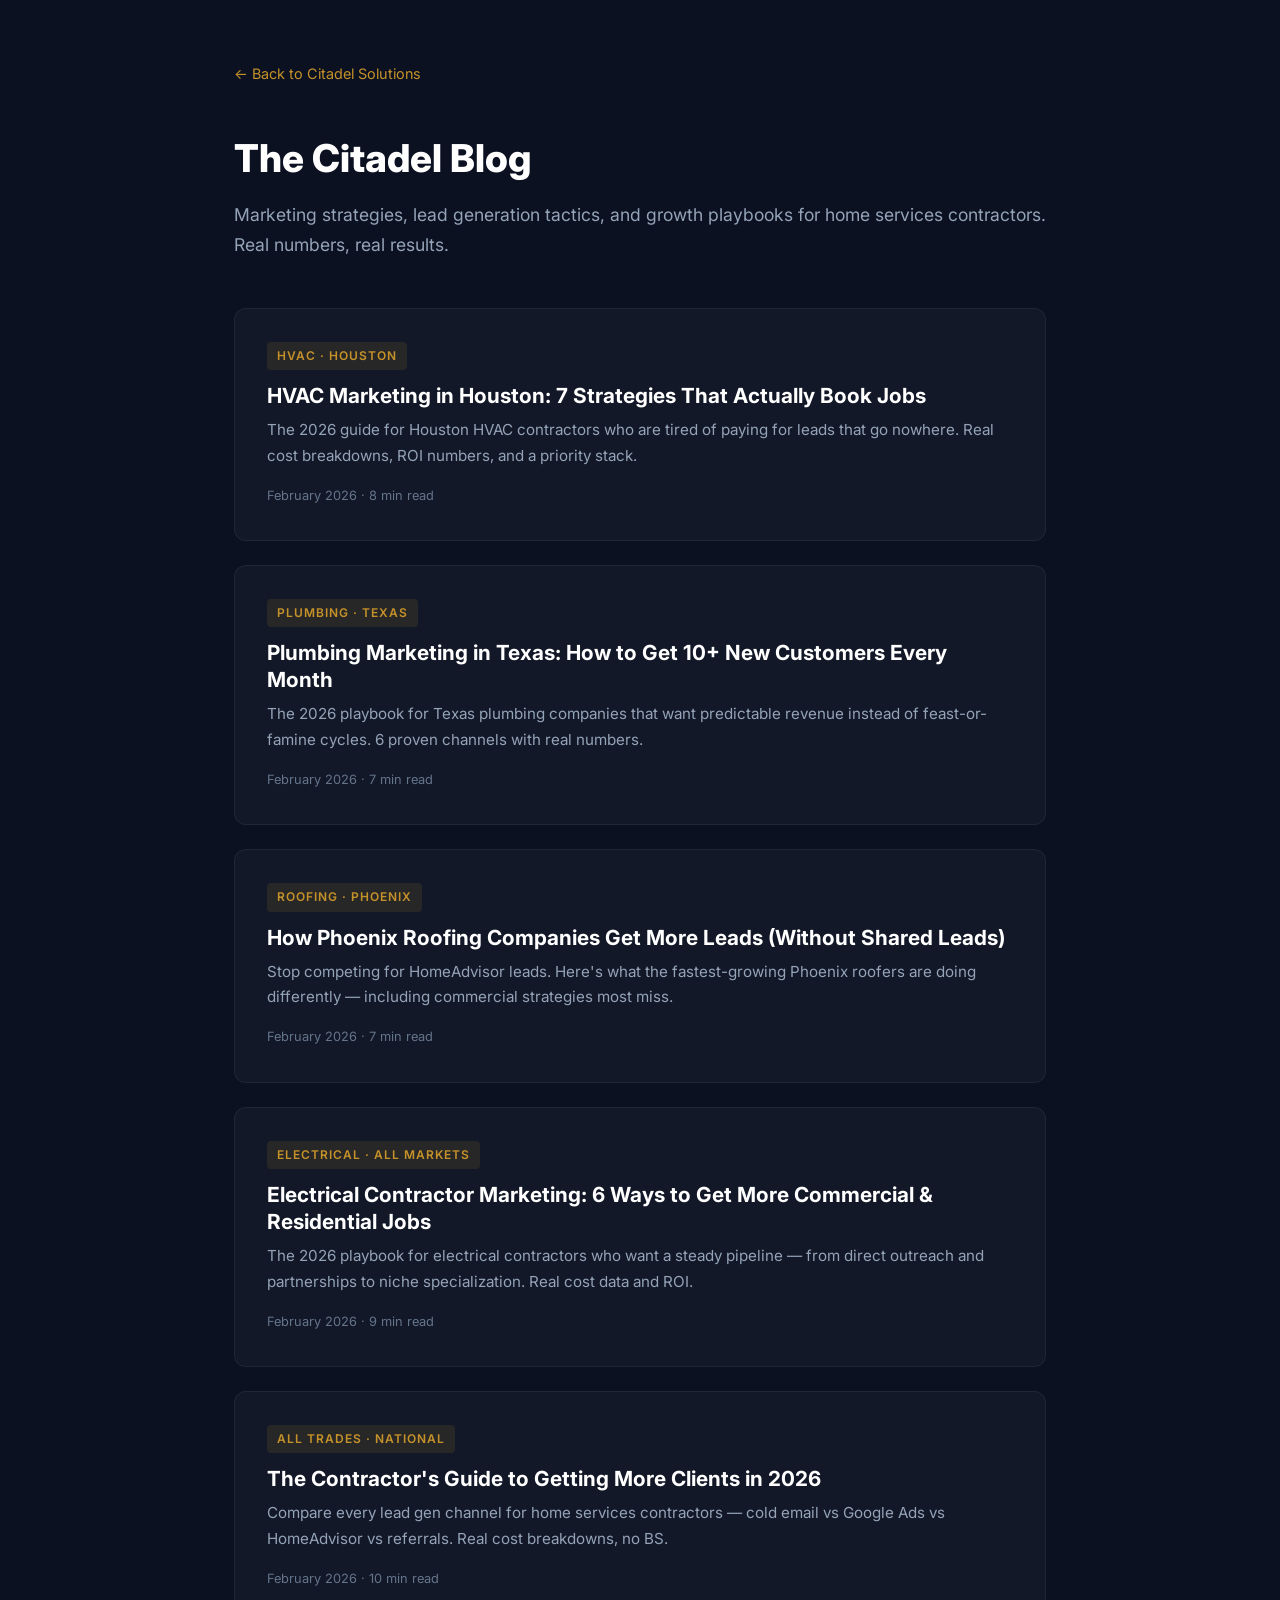
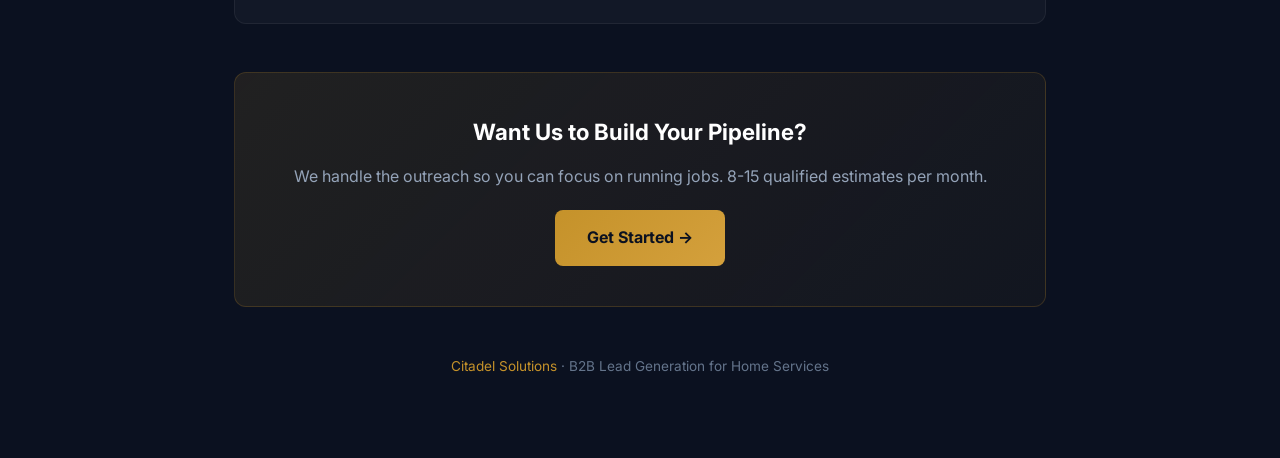
<file: blog.html>
<!DOCTYPE html>
<html lang="en">
<head>
  <meta charset="UTF-8">
  <meta name="viewport" content="width=device-width, initial-scale=1.0">
  <title>Blog — Citadel Solutions | Lead Generation for Home Services</title>
  <meta name="description" content="Marketing guides, lead generation strategies, and growth playbooks for HVAC, plumbing, roofing, and electrical contractors. Real numbers, no fluff.">
  <link rel="canonical" href="https://citadel-solutions.org/blog.html">

  <meta property="og:type" content="website">
  <meta property="og:url" content="https://citadel-solutions.org/blog.html">
  <meta property="og:title" content="Blog — Citadel Solutions">
  <meta property="og:description" content="Marketing guides and growth playbooks for home services contractors.">

  <!-- Structured Data -->
  <script type="application/ld+json">
  {
    "@context": "https://schema.org",
    "@type": "Blog",
    "name": "The Citadel Blog",
    "description": "Marketing guides, lead generation strategies, and growth playbooks for HVAC, plumbing, roofing, and electrical contractors.",
    "url": "https://citadel-solutions.org/blog.html",
    "publisher": {
      "@type": "Organization",
      "name": "Citadel Solutions",
      "url": "https://citadel-solutions.org"
    }
  }
  </script>

  <link rel="icon" href="/favicon.ico">
  <link href="https://fonts.googleapis.com/css2?family=Inter:wght@400;500;600;700;800;900&display=swap" rel="stylesheet">
  <style>
    *{margin:0;padding:0;box-sizing:border-box}
    body{font-family:'Inter',sans-serif;background:#0B1120;color:#E2E8F0;line-height:1.7}
    .container{max-width:860px;margin:0 auto;padding:60px 24px 80px}
    .back-link{display:inline-block;color:#C5922A;text-decoration:none;font-size:0.9rem;margin-bottom:40px;transition:opacity 0.2s}
    .back-link:hover{opacity:0.8}
    h1{font-size:2.4rem;font-weight:800;color:#fff;margin-bottom:8px}
    .subtitle{font-size:1.1rem;color:#94a3b8;margin-bottom:48px}
    .post-grid{display:grid;gap:24px}
    .post-card{background:rgba(255,255,255,0.03);border:1px solid rgba(255,255,255,0.06);border-radius:12px;padding:32px;transition:all 0.2s;text-decoration:none;display:block}
    .post-card:hover{border-color:rgba(197,146,42,0.3);transform:translateY(-2px);background:rgba(255,255,255,0.05)}
    .post-tag{display:inline-block;font-size:0.75rem;font-weight:600;text-transform:uppercase;letter-spacing:1px;color:#C5922A;background:rgba(197,146,42,0.12);padding:4px 10px;border-radius:4px;margin-bottom:12px}
    .post-title{font-size:1.3rem;font-weight:700;color:#fff;margin-bottom:8px;line-height:1.3}
    .post-desc{color:#94a3b8;font-size:0.95rem;margin-bottom:12px}
    .post-meta{font-size:0.8rem;color:#64748b}
    .cta-section{background:linear-gradient(135deg,rgba(197,146,42,0.12),rgba(197,146,42,0.04));border:1px solid rgba(197,146,42,0.2);border-radius:12px;padding:40px;text-align:center;margin:48px 0}
    .cta-section h3{color:#fff;font-size:1.4rem;margin-bottom:12px}
    .cta-button{display:inline-block;background:linear-gradient(135deg,#C5922A,#D4A03C);color:#0B1120;padding:14px 32px;border-radius:8px;text-decoration:none;font-weight:700;font-size:1rem;transition:transform 0.2s}
    .cta-button:hover{transform:translateY(-2px)}
    @media(max-width:640px){
      h1{font-size:1.8rem}
      .container{padding:40px 16px 60px}
    }
  </style>
</head>
<body>
  <div class="container">
    <a href="/" class="back-link">← Back to Citadel Solutions</a>
    
    <h1>The Citadel Blog</h1>
    <p class="subtitle">Marketing strategies, lead generation tactics, and growth playbooks for home services contractors. Real numbers, real results.</p>

    <div class="post-grid">
      
      <a href="/blog-hvac-marketing-houston.html" class="post-card">
        <span class="post-tag">HVAC · Houston</span>
        <div class="post-title">HVAC Marketing in Houston: 7 Strategies That Actually Book Jobs</div>
        <p class="post-desc">The 2026 guide for Houston HVAC contractors who are tired of paying for leads that go nowhere. Real cost breakdowns, ROI numbers, and a priority stack.</p>
        <span class="post-meta">February 2026 · 8 min read</span>
      </a>

      <a href="/blog-plumbing-marketing-texas.html" class="post-card">
        <span class="post-tag">Plumbing · Texas</span>
        <div class="post-title">Plumbing Marketing in Texas: How to Get 10+ New Customers Every Month</div>
        <p class="post-desc">The 2026 playbook for Texas plumbing companies that want predictable revenue instead of feast-or-famine cycles. 6 proven channels with real numbers.</p>
        <span class="post-meta">February 2026 · 7 min read</span>
      </a>

      <a href="/blog-roofing-leads-phoenix.html" class="post-card">
        <span class="post-tag">Roofing · Phoenix</span>
        <div class="post-title">How Phoenix Roofing Companies Get More Leads (Without Shared Leads)</div>
        <p class="post-desc">Stop competing for HomeAdvisor leads. Here's what the fastest-growing Phoenix roofers are doing differently — including commercial strategies most miss.</p>
        <span class="post-meta">February 2026 · 7 min read</span>
      </a>

      <a href="/blog-electrical-marketing-growth.html" class="post-card">
        <span class="post-tag">Electrical · All Markets</span>
        <div class="post-title">Electrical Contractor Marketing: 6 Ways to Get More Commercial & Residential Jobs</div>
        <p class="post-desc">The 2026 playbook for electrical contractors who want a steady pipeline — from direct outreach and partnerships to niche specialization. Real cost data and ROI.</p>
        <span class="post-meta">February 2026 · 9 min read</span>
      </a>

      <a href="/blog-contractor-lead-generation.html" class="post-card">
        <span class="post-tag">All Trades · National</span>
        <div class="post-title">The Contractor's Guide to Getting More Clients in 2026</div>
        <p class="post-desc">Compare every lead gen channel for home services contractors — cold email vs Google Ads vs HomeAdvisor vs referrals. Real cost breakdowns, no BS.</p>
        <span class="post-meta">February 2026 · 10 min read</span>
      </a>

    </div>

    <div class="cta-section">
      <h3>Want Us to Build Your Pipeline?</h3>
      <p style="color:#94a3b8;margin-bottom:20px;">We handle the outreach so you can focus on running jobs. 8-15 qualified estimates per month.</p>
      <a href="mailto:beau@citadel-solutions.org?subject=Lead%20Generation%20Inquiry&body=Hi%2C%20I%20found%20your%20blog%20and%20I'm%20interested%20in%20learning%20more%20about%20your%20lead%20generation%20service." class="cta-button">Get Started →</a>
    </div>

    <p style="color:#64748b;font-size:0.85rem;margin-top:48px;text-align:center;">
      <a href="/" style="color:#C5922A;text-decoration:none;">Citadel Solutions</a> · B2B Lead Generation for Home Services
    </p>
  </div>
</body>
</html>
</file>
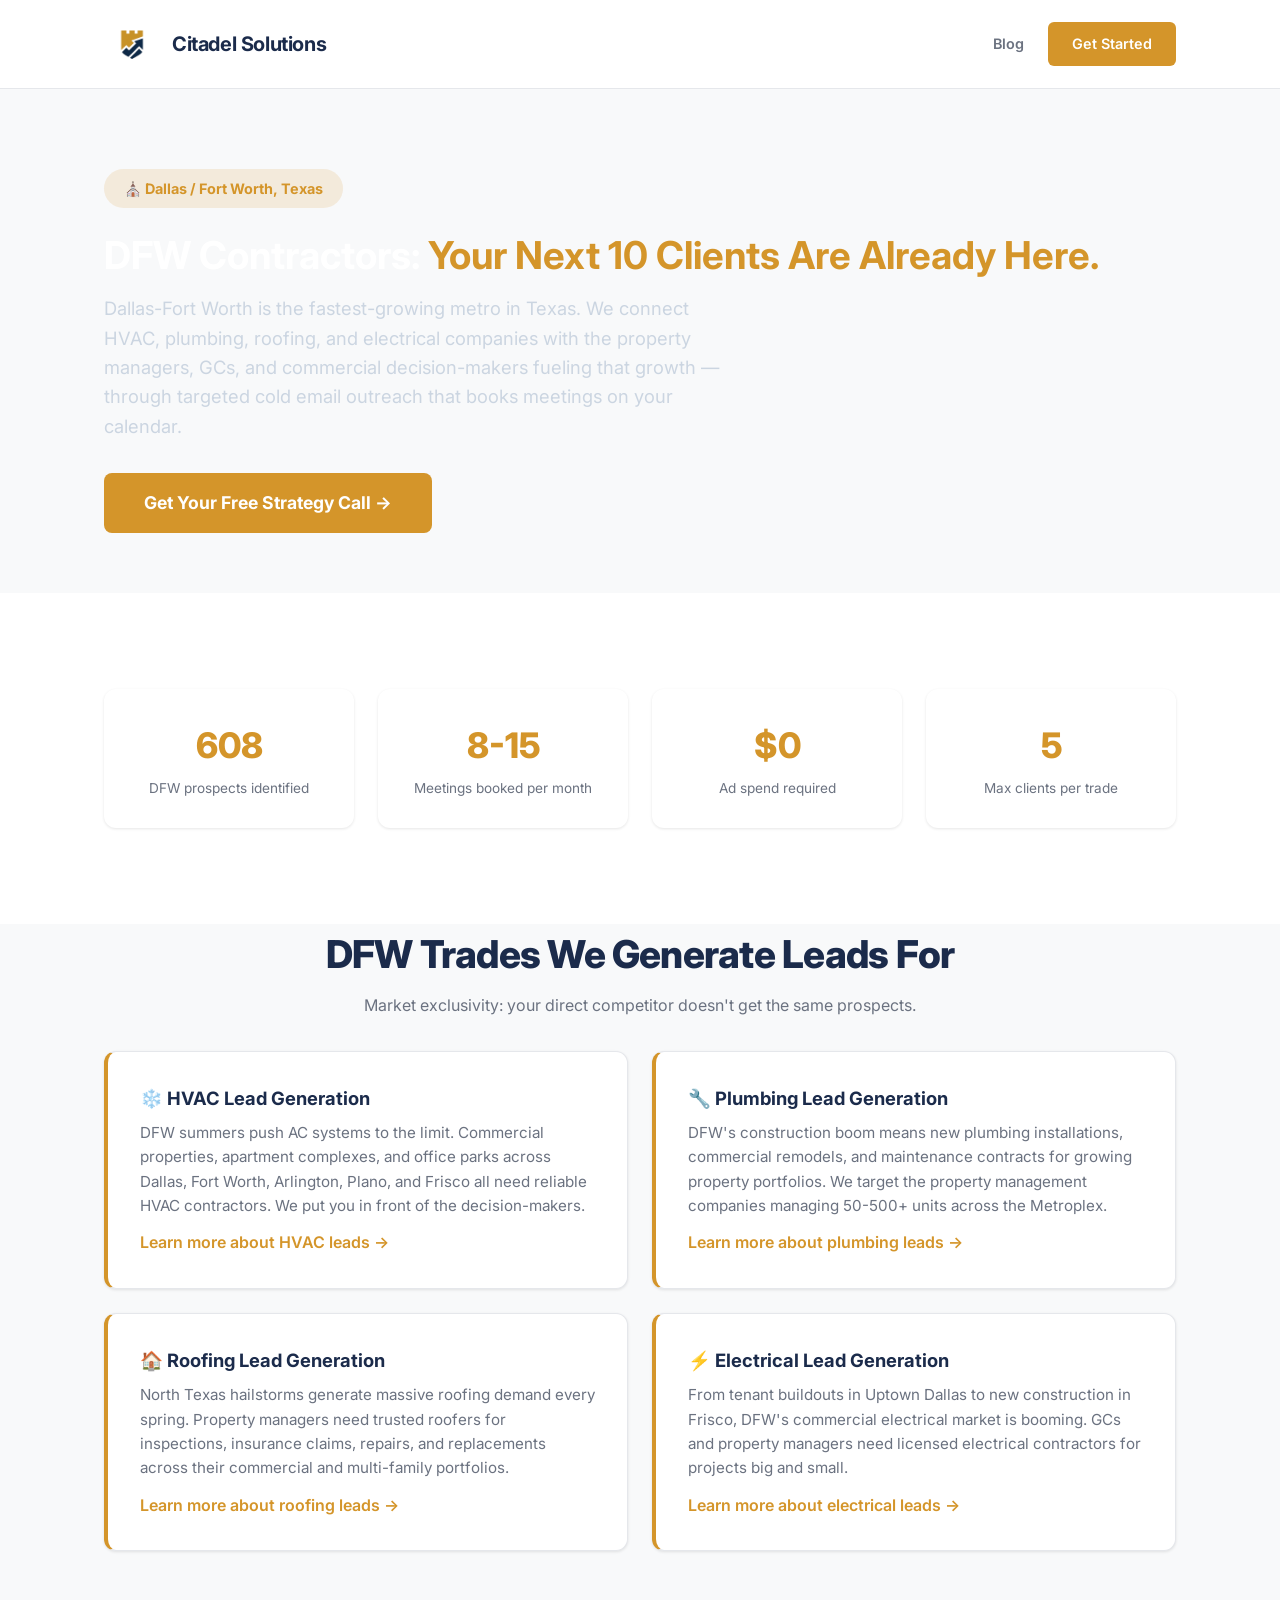
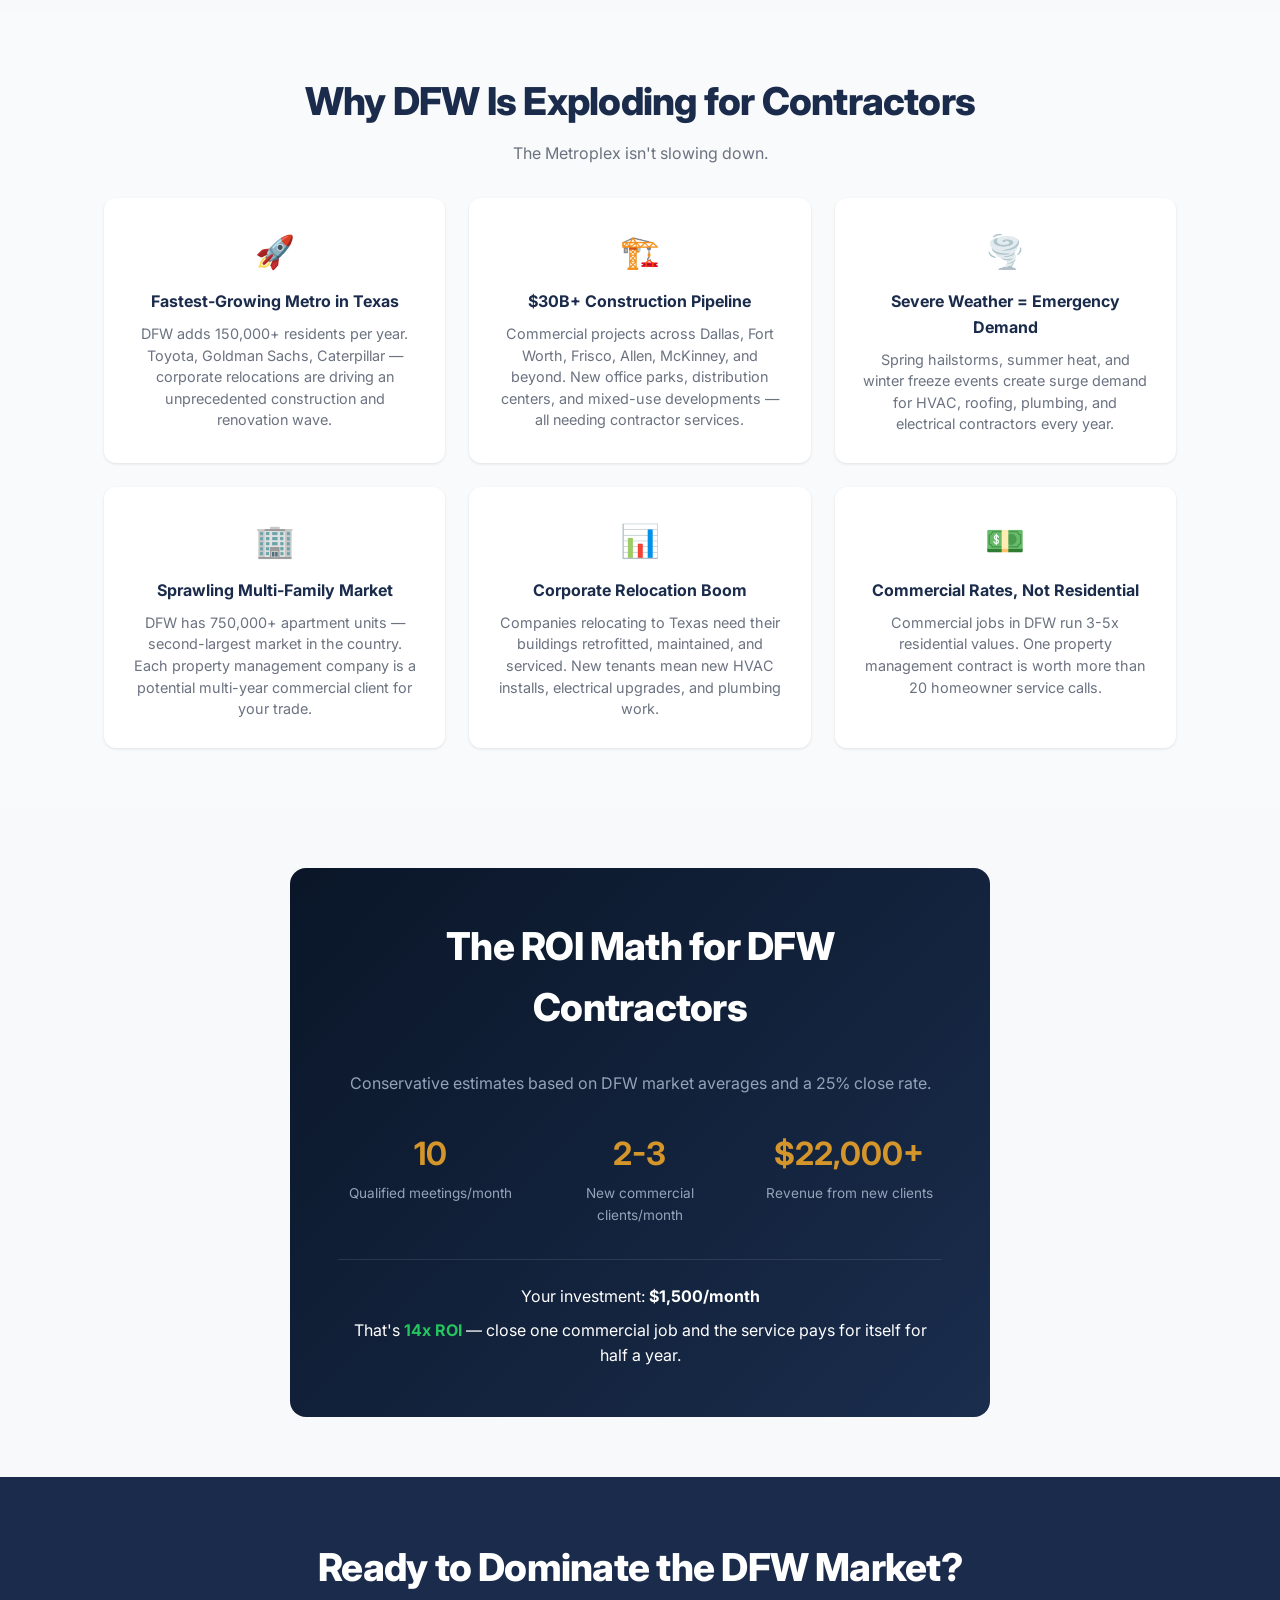
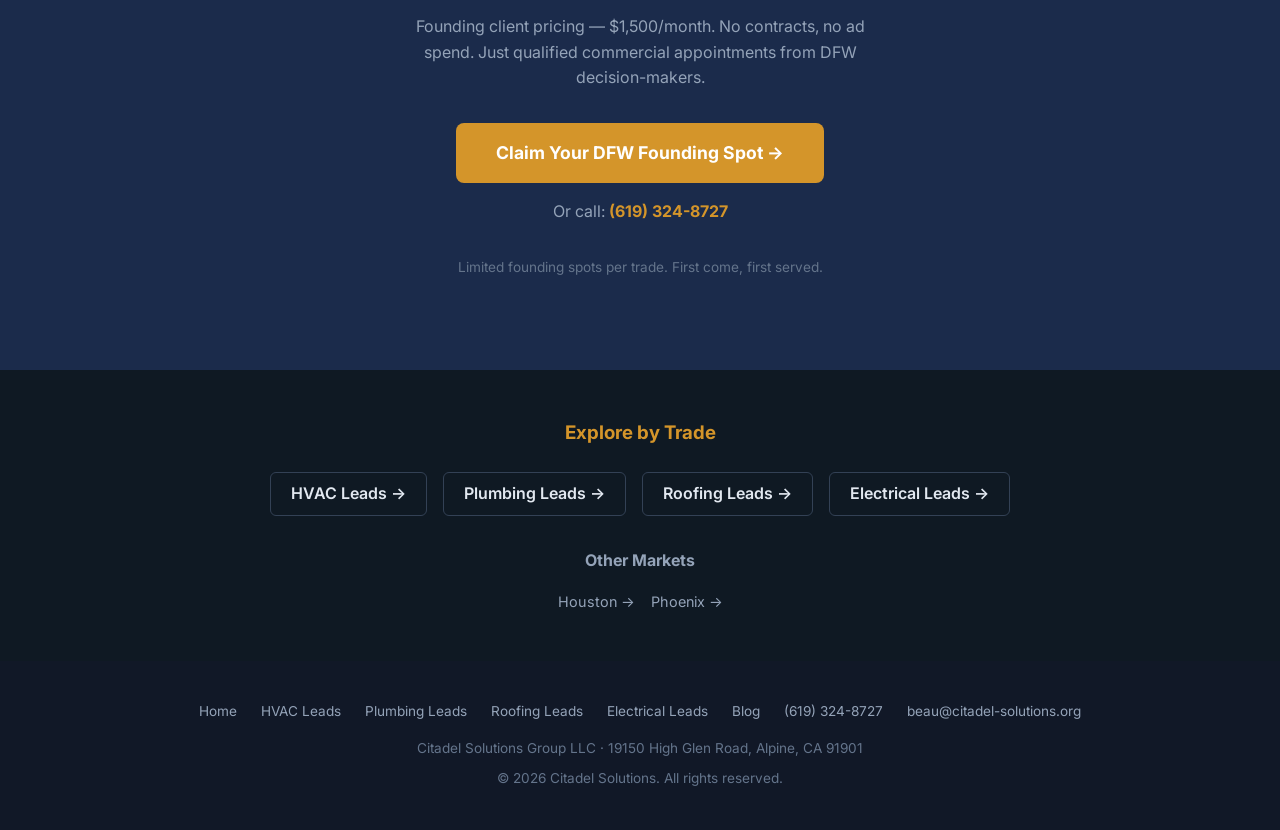
<file: dallas-lead-generation.html>
<!DOCTYPE html>
<html lang="en">
<head>
  <meta charset="UTF-8">
  <meta name="viewport" content="width=device-width, initial-scale=1.0">
  <title>Dallas Fort Worth Contractor Lead Generation — HVAC, Plumbing, Roofing & Electrical Leads | Citadel Solutions</title>
  <meta name="description" content="Exclusive lead generation for Dallas-Fort Worth contractors. HVAC, plumbing, roofing, and electrical companies get 8-15 qualified appointments per month. No ads, no shared leads.">
  <link rel="canonical" href="https://citadel-solutions.org/dallas-lead-generation.html">

  <meta property="og:type" content="website">
  <meta property="og:url" content="https://citadel-solutions.org/dallas-lead-generation.html">
  <meta property="og:title" content="DFW Contractor Lead Generation — 8-15 Qualified Appointments/Month">
  <meta property="og:description" content="Exclusive leads for Dallas-Fort Worth HVAC, plumbing, roofing, and electrical companies. No ads, no shared leads.">
  <meta property="og:image" content="https://citadel-solutions.org/assets/images/csg-logo-primary-transparent.png">

  <script type="application/ld+json">
  {
    "@context": "https://schema.org",
    "@type": "Service",
    "serviceType": "Contractor Lead Generation",
    "provider": {
      "@type": "Organization",
      "name": "Citadel Solutions",
      "url": "https://citadel-solutions.org"
    },
    "areaServed": [
      {"@type": "City", "name": "Dallas", "addressRegion": "TX"},
      {"@type": "City", "name": "Fort Worth", "addressRegion": "TX"},
      {"@type": "City", "name": "Arlington", "addressRegion": "TX"},
      {"@type": "City", "name": "Plano", "addressRegion": "TX"},
      {"@type": "City", "name": "Frisco", "addressRegion": "TX"}
    ],
    "description": "Exclusive cold email lead generation for Dallas-Fort Worth contractors. HVAC, plumbing, roofing, and electrical companies get 8-15 qualified commercial appointments per month."
  }
  </script>

  <link rel="preconnect" href="https://fonts.googleapis.com">
  <link rel="preconnect" href="https://fonts.gstatic.com" crossorigin>
  <link href="https://fonts.googleapis.com/css2?family=Inter:wght@400;600;700;800&display=swap" rel="stylesheet">
  <link rel="stylesheet" href="styles.css">
  <link rel="icon" href="favicon.ico">
  <style>
    .metro-hero { background: linear-gradient(135deg, #1B2B4B 0%, #0a1628 100%); color: #fff; padding: 80px 0 60px; }
    .metro-hero h1 { font-size: 2.4rem; color: #fff; margin-bottom: 16px; line-height: 1.2; }
    .metro-hero .subtitle { font-size: 1.15rem; color: #CBD5E1; max-width: 640px; line-height: 1.6; }
    .metro-badge { display: inline-block; background: rgba(212,149,42,0.15); color: #D4952A; padding: 8px 20px; border-radius: 50px; font-weight: 700; font-size: 0.9rem; margin-bottom: 24px; }
    .stats-bar { display: grid; grid-template-columns: repeat(4, 1fr); gap: 24px; margin: 48px 0; }
    .stat-card { background: #fff; border-radius: 12px; padding: 28px; text-align: center; box-shadow: 0 1px 3px rgba(0,0,0,0.1); }
    .stat-card .num { font-size: 2.2rem; font-weight: 800; color: #D4952A; }
    .stat-card .lbl { color: #6B7280; font-size: 0.85rem; margin-top: 4px; }
    .trade-grid { display: grid; grid-template-columns: repeat(2, 1fr); gap: 24px; margin-top: 32px; }
    .trade-card { background: #fff; border-radius: 12px; padding: 32px; box-shadow: 0 1px 3px rgba(0,0,0,0.1); border-left: 4px solid #D4952A; }
    .trade-card h3 { color: #1B2B4B; margin-bottom: 8px; font-size: 1.15rem; }
    .trade-card p { color: #6B7280; font-size: 0.95rem; line-height: 1.6; }
    .trade-card .trade-link { display: inline-block; margin-top: 12px; color: #D4952A; font-weight: 600; text-decoration: none; }
    .trade-card .trade-link:hover { text-decoration: underline; }
    .why-section { background: #F9FAFB; padding: 60px 0; }
    .why-grid { display: grid; grid-template-columns: repeat(3, 1fr); gap: 24px; margin-top: 32px; }
    .why-card { background: #fff; border-radius: 12px; padding: 28px; box-shadow: 0 1px 3px rgba(0,0,0,0.1); text-align: center; }
    .why-card .icon { font-size: 2rem; margin-bottom: 12px; }
    .why-card h3 { color: #1B2B4B; margin-bottom: 8px; font-size: 1rem; }
    .why-card p { color: #6B7280; font-size: 0.9rem; line-height: 1.5; }
    .roi-section { padding: 60px 0; }
    .roi-box { background: linear-gradient(135deg, #0a1628 0%, #1a2d4d 100%); border-radius: 16px; padding: 48px; color: #fff; }
    .roi-box h2 { text-align: center; margin-bottom: 32px; color: #fff; }
    .roi-grid { display: grid; grid-template-columns: repeat(3, 1fr); gap: 24px; text-align: center; }
    .roi-item .val { font-size: 2rem; font-weight: 700; color: #D4952A; }
    .roi-item .desc { color: #94A3B8; font-size: 0.85rem; margin-top: 4px; }
    .roi-bottom { border-top: 1px solid rgba(255,255,255,0.1); margin-top: 32px; padding-top: 24px; text-align: center; }
    .metro-cta { background: #1B2B4B; padding: 60px 0; text-align: center; color: #fff; }
    .metro-cta h2 { color: #fff; margin-bottom: 16px; }
    .metro-cta p { color: #94A3B8; max-width: 500px; margin: 0 auto 32px; }
    @media (max-width: 768px) {
      .metro-hero h1 { font-size: 1.7rem; }
      .stats-bar { grid-template-columns: repeat(2, 1fr); }
      .trade-grid { grid-template-columns: 1fr; }
      .why-grid { grid-template-columns: 1fr; }
      .roi-grid { grid-template-columns: 1fr; }
    }
  </style>
</head>
<body>

<!-- NAV -->
<nav style="background:#FFFFFF; padding:16px 0; border-bottom:1px solid #E5E7EB;">
  <div class="container">
    <a href="/" class="logo">
      <img src="assets/images/csg-logo-primary-transparent.png" alt="CSG Logo">
      <span style="color:#1B2B4B;">Citadel Solutions</span>
    </a>
    <div style="display:flex; align-items:center; gap:24px;">
      <a href="/blog.html" style="color:#6B7280; text-decoration:none; font-weight:600; font-size:0.9rem;">Blog</a>
      <a href="mailto:beau@citadel-solutions.org?subject=DFW%20Lead%20Generation%20Inquiry" class="cta-nav">Get Started</a>
    </div>
  </div>
</nav>

<!-- HERO -->
<section class="metro-hero">
  <div class="container">
    <div class="metro-badge">⛪ Dallas / Fort Worth, Texas</div>
    <h1>DFW Contractors: <span style="color:#D4952A;">Your Next 10 Clients Are Already Here.</span></h1>
    <p class="subtitle">Dallas-Fort Worth is the fastest-growing metro in Texas. We connect HVAC, plumbing, roofing, and electrical companies with the property managers, GCs, and commercial decision-makers fueling that growth — through targeted cold email outreach that books meetings on your calendar.</p>
    <div style="margin-top:32px;">
      <a href="mailto:beau@citadel-solutions.org?subject=DFW%20Lead%20Generation%20-%20Strategy%20Call&body=Hi%20Beau%2C%0A%0AI%20run%20a%20contracting%20company%20in%20the%20Dallas-Fort%20Worth%20area%20and%20I%27m%20interested%20in%20your%20lead%20generation%20service.%0A%0AMy%20trade%3A%20%0ACompany%20name%3A%20%0AService%20area%3A%20%0A%0AThanks" class="cta-button">Get Your Free Strategy Call →</a>
    </div>
  </div>
</section>

<!-- STATS -->
<section style="padding:48px 0;">
  <div class="container">
    <div class="stats-bar">
      <div class="stat-card">
        <div class="num">608</div>
        <div class="lbl">DFW prospects identified</div>
      </div>
      <div class="stat-card">
        <div class="num">8-15</div>
        <div class="lbl">Meetings booked per month</div>
      </div>
      <div class="stat-card">
        <div class="num">$0</div>
        <div class="lbl">Ad spend required</div>
      </div>
      <div class="stat-card">
        <div class="num">5</div>
        <div class="lbl">Max clients per trade</div>
      </div>
    </div>
  </div>
</section>

<!-- TRADES -->
<section style="padding:0 0 60px;">
  <div class="container">
    <h2 style="text-align:center; margin-bottom:8px;">DFW Trades We Generate Leads For</h2>
    <p style="text-align:center; color:#6B7280; max-width:560px; margin:0 auto 32px;">Market exclusivity: your direct competitor doesn't get the same prospects.</p>
    <div class="trade-grid">
      <div class="trade-card">
        <h3>❄️ HVAC Lead Generation</h3>
        <p>DFW summers push AC systems to the limit. Commercial properties, apartment complexes, and office parks across Dallas, Fort Worth, Arlington, Plano, and Frisco all need reliable HVAC contractors. We put you in front of the decision-makers.</p>
        <a href="/hvac-lead-generation.html" class="trade-link">Learn more about HVAC leads →</a>
      </div>
      <div class="trade-card">
        <h3>🔧 Plumbing Lead Generation</h3>
        <p>DFW's construction boom means new plumbing installations, commercial remodels, and maintenance contracts for growing property portfolios. We target the property management companies managing 50-500+ units across the Metroplex.</p>
        <a href="/plumbing-lead-generation.html" class="trade-link">Learn more about plumbing leads →</a>
      </div>
      <div class="trade-card">
        <h3>🏠 Roofing Lead Generation</h3>
        <p>North Texas hailstorms generate massive roofing demand every spring. Property managers need trusted roofers for inspections, insurance claims, repairs, and replacements across their commercial and multi-family portfolios.</p>
        <a href="/roofing-lead-generation.html" class="trade-link">Learn more about roofing leads →</a>
      </div>
      <div class="trade-card">
        <h3>⚡ Electrical Lead Generation</h3>
        <p>From tenant buildouts in Uptown Dallas to new construction in Frisco, DFW's commercial electrical market is booming. GCs and property managers need licensed electrical contractors for projects big and small.</p>
        <a href="/electrical-lead-generation.html" class="trade-link">Learn more about electrical leads →</a>
      </div>
    </div>
  </div>
</section>

<!-- WHY DFW -->
<section class="why-section">
  <div class="container">
    <h2 style="text-align:center; margin-bottom:8px;">Why DFW Is Exploding for Contractors</h2>
    <p style="text-align:center; color:#6B7280; max-width:600px; margin:0 auto;">The Metroplex isn't slowing down.</p>
    <div class="why-grid">
      <div class="why-card">
        <div class="icon">🚀</div>
        <h3>Fastest-Growing Metro in Texas</h3>
        <p>DFW adds 150,000+ residents per year. Toyota, Goldman Sachs, Caterpillar — corporate relocations are driving an unprecedented construction and renovation wave.</p>
      </div>
      <div class="why-card">
        <div class="icon">🏗️</div>
        <h3>$30B+ Construction Pipeline</h3>
        <p>Commercial projects across Dallas, Fort Worth, Frisco, Allen, McKinney, and beyond. New office parks, distribution centers, and mixed-use developments — all needing contractor services.</p>
      </div>
      <div class="why-card">
        <div class="icon">🌪️</div>
        <h3>Severe Weather = Emergency Demand</h3>
        <p>Spring hailstorms, summer heat, and winter freeze events create surge demand for HVAC, roofing, plumbing, and electrical contractors every year.</p>
      </div>
      <div class="why-card">
        <div class="icon">🏢</div>
        <h3>Sprawling Multi-Family Market</h3>
        <p>DFW has 750,000+ apartment units — second-largest market in the country. Each property management company is a potential multi-year commercial client for your trade.</p>
      </div>
      <div class="why-card">
        <div class="icon">📊</div>
        <h3>Corporate Relocation Boom</h3>
        <p>Companies relocating to Texas need their buildings retrofitted, maintained, and serviced. New tenants mean new HVAC installs, electrical upgrades, and plumbing work.</p>
      </div>
      <div class="why-card">
        <div class="icon">💵</div>
        <h3>Commercial Rates, Not Residential</h3>
        <p>Commercial jobs in DFW run 3-5x residential values. One property management contract is worth more than 20 homeowner service calls.</p>
      </div>
    </div>
  </div>
</section>

<!-- ROI -->
<section class="roi-section">
  <div class="container">
    <div class="roi-box">
      <h2>The ROI Math for DFW Contractors</h2>
      <p style="text-align:center; color:#94A3B8; margin-bottom:32px;">Conservative estimates based on DFW market averages and a 25% close rate.</p>
      <div class="roi-grid">
        <div class="roi-item">
          <div class="val">10</div>
          <div class="desc">Qualified meetings/month</div>
        </div>
        <div class="roi-item">
          <div class="val">2-3</div>
          <div class="desc">New commercial clients/month</div>
        </div>
        <div class="roi-item">
          <div class="val">$22,000+</div>
          <div class="desc">Revenue from new clients</div>
        </div>
      </div>
      <div class="roi-bottom">
        <p>Your investment: <strong style="color:#fff;">$1,500/month</strong></p>
        <p style="margin-top:8px;">That's <strong style="color:#22C55E;">14x ROI</strong> — close one commercial job and the service pays for itself for half a year.</p>
      </div>
    </div>
  </div>
</section>

<!-- CTA -->
<section class="metro-cta">
  <div class="container">
    <h2>Ready to Dominate the DFW Market?</h2>
    <p>Founding client pricing — $1,500/month. No contracts, no ad spend. Just qualified commercial appointments from DFW decision-makers.</p>
    <a href="mailto:beau@citadel-solutions.org?subject=DFW%20Lead%20Generation%20-%20Founding%20Client&body=Hi%20Beau%2C%0A%0AI%20run%20a%20contracting%20company%20in%20the%20DFW%20area%20and%20I%27m%20interested%20in%20your%20founding%20client%20offer.%0A%0AMy%20trade%3A%20%0ACompany%20name%3A%20%0AService%20area%3A%20%0A%0AThanks" class="cta-button">Claim Your DFW Founding Spot →</a>
    <p style="margin-top:16px;"><a href="tel:+16193248727" style="color:#94A3B8; text-decoration:none;">Or call: <strong style="color:#D4952A;">(619) 324-8727</strong></a></p>
    <p style="margin-top:24px; color:#64748B; font-size:0.85rem;">Limited founding spots per trade. First come, first served.</p>
  </div>
</section>

<!-- RELATED -->
<section style="background:#0F1923; padding:48px 0;">
  <div class="container">
    <h3 style="color:#D4952A; text-align:center; margin-bottom:24px;">Explore by Trade</h3>
    <div style="display:flex; flex-wrap:wrap; justify-content:center; gap:16px; margin-bottom:32px;">
      <a href="/hvac-lead-generation.html" style="color:#E2E8F0; text-decoration:none; padding:8px 20px; border:1px solid #334155; border-radius:6px; font-weight:600;" onmouseover="this.style.borderColor='#D4952A';this.style.color='#D4952A'" onmouseout="this.style.borderColor='#334155';this.style.color='#E2E8F0'">HVAC Leads →</a>
      <a href="/plumbing-lead-generation.html" style="color:#E2E8F0; text-decoration:none; padding:8px 20px; border:1px solid #334155; border-radius:6px; font-weight:600;" onmouseover="this.style.borderColor='#D4952A';this.style.color='#D4952A'" onmouseout="this.style.borderColor='#334155';this.style.color='#E2E8F0'">Plumbing Leads →</a>
      <a href="/roofing-lead-generation.html" style="color:#E2E8F0; text-decoration:none; padding:8px 20px; border:1px solid #334155; border-radius:6px; font-weight:600;" onmouseover="this.style.borderColor='#D4952A';this.style.color='#D4952A'" onmouseout="this.style.borderColor='#334155';this.style.color='#E2E8F0'">Roofing Leads →</a>
      <a href="/electrical-lead-generation.html" style="color:#E2E8F0; text-decoration:none; padding:8px 20px; border:1px solid #334155; border-radius:6px; font-weight:600;" onmouseover="this.style.borderColor='#D4952A';this.style.color='#D4952A'" onmouseout="this.style.borderColor='#334155';this.style.color='#E2E8F0'">Electrical Leads →</a>
    </div>
    <h3 style="color:#94A3B8; text-align:center; margin-bottom:16px; font-size:1rem;">Other Markets</h3>
    <div style="display:flex; flex-wrap:wrap; justify-content:center; gap:16px;">
      <a href="/houston-lead-generation.html" style="color:#94A3B8; text-decoration:none; font-size:0.9rem;" onmouseover="this.style.color='#D4952A'" onmouseout="this.style.color='#94A3B8'">Houston →</a>
      <a href="/phoenix-lead-generation.html" style="color:#94A3B8; text-decoration:none; font-size:0.9rem;" onmouseover="this.style.color='#D4952A'" onmouseout="this.style.color='#94A3B8'">Phoenix →</a>
    </div>
  </div>
</section>

<!-- FOOTER -->
<footer>
  <div class="container">
    <div class="footer-links">
      <a href="/">Home</a>
      <a href="/hvac-lead-generation.html">HVAC Leads</a>
      <a href="/plumbing-lead-generation.html">Plumbing Leads</a>
      <a href="/roofing-lead-generation.html">Roofing Leads</a>
      <a href="/electrical-lead-generation.html">Electrical Leads</a>
      <a href="/blog.html">Blog</a>
      <a href="tel:+16193248727">(619) 324-8727</a>
      <a href="mailto:beau@citadel-solutions.org">beau@citadel-solutions.org</a>
    </div>
    <p>Citadel Solutions Group LLC · 19150 High Glen Road, Alpine, CA 91901</p>
    <p style="margin-top:8px;">© 2026 Citadel Solutions. All rights reserved.</p>
  </div>
</footer>

</body>
</html>
</file>
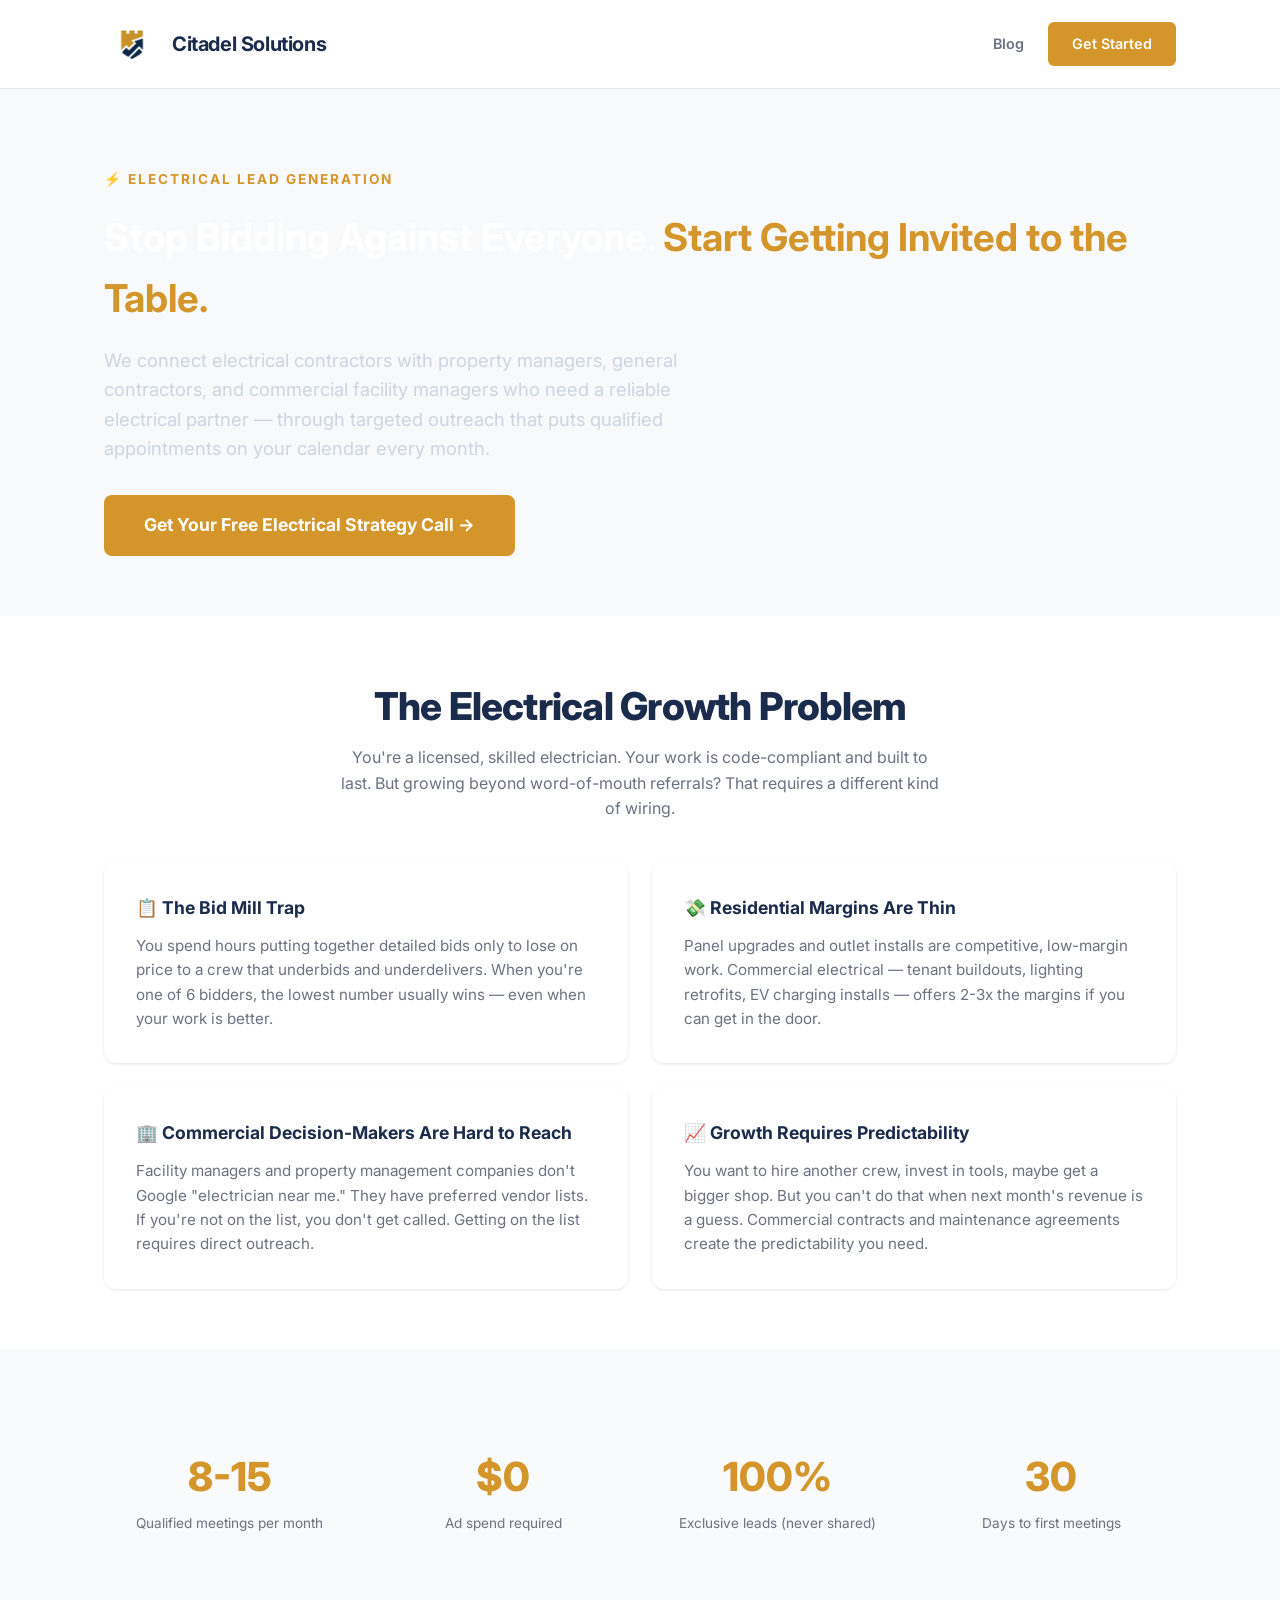
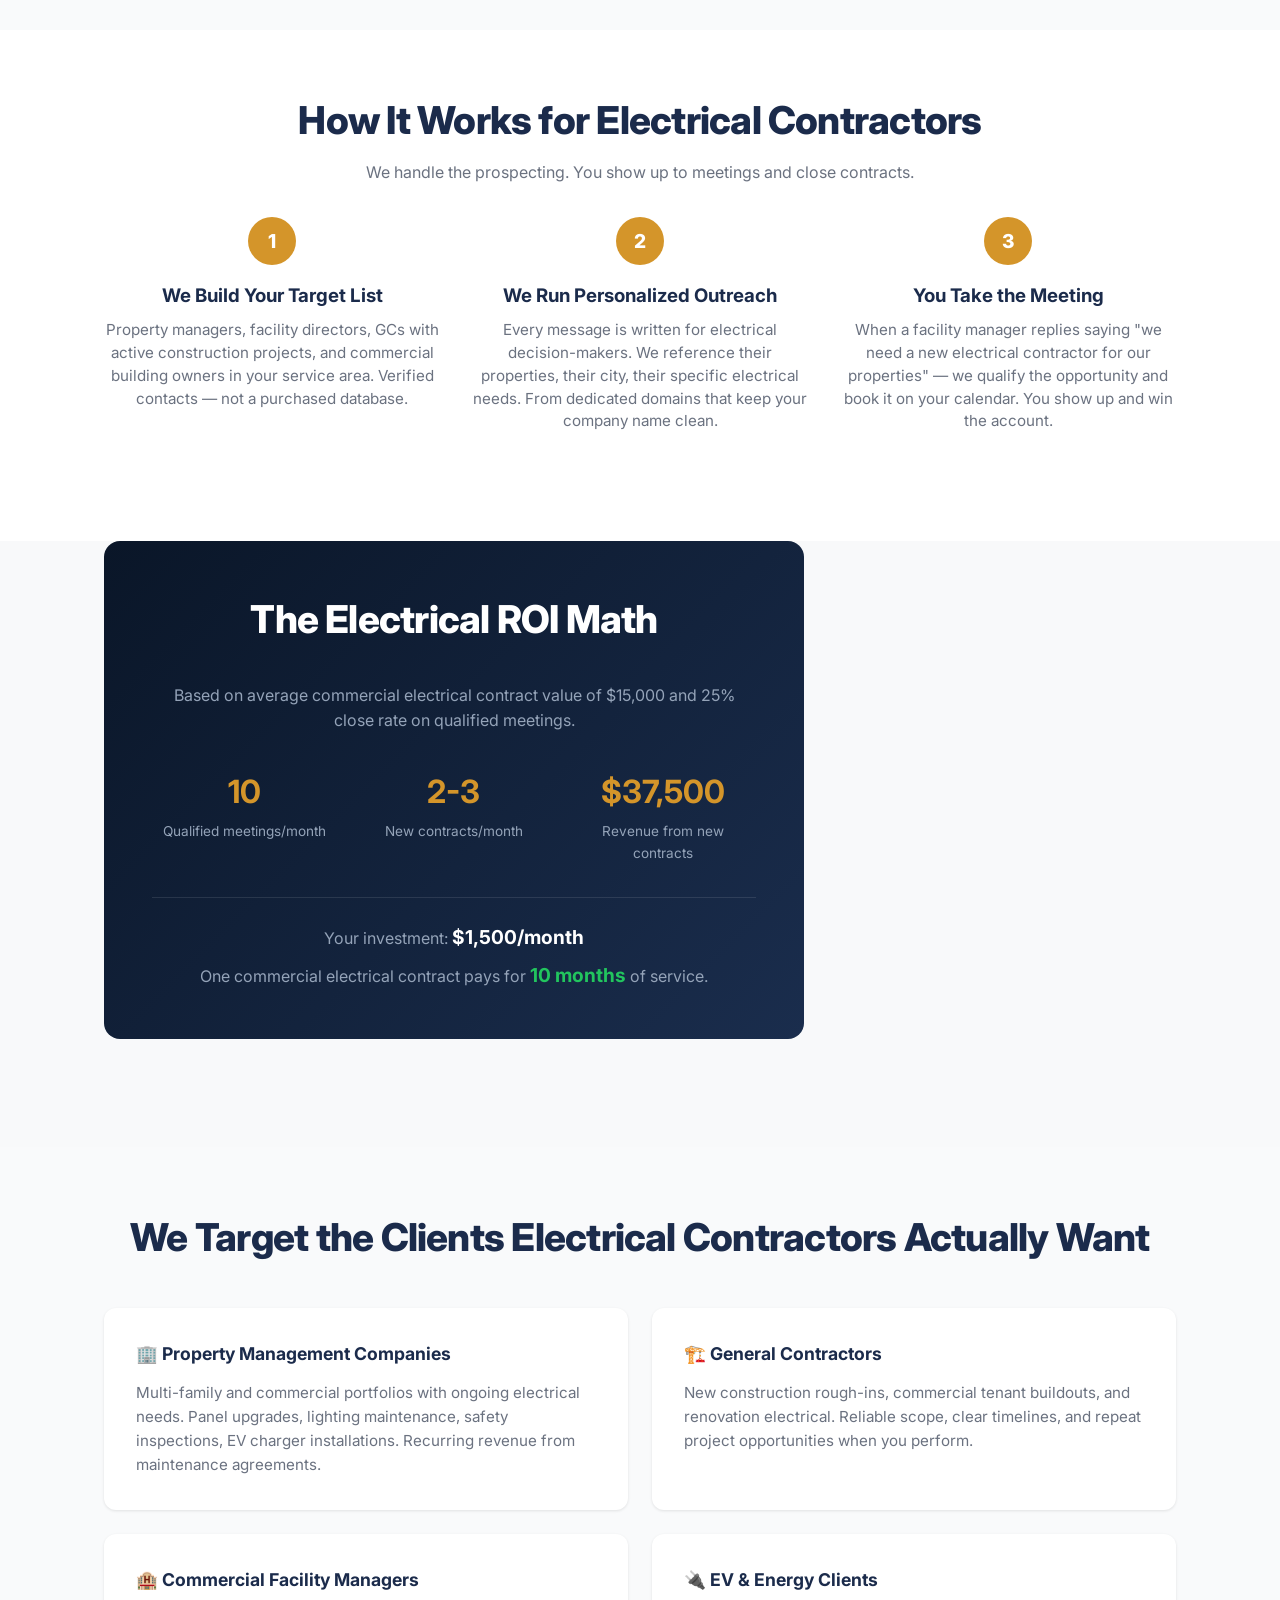
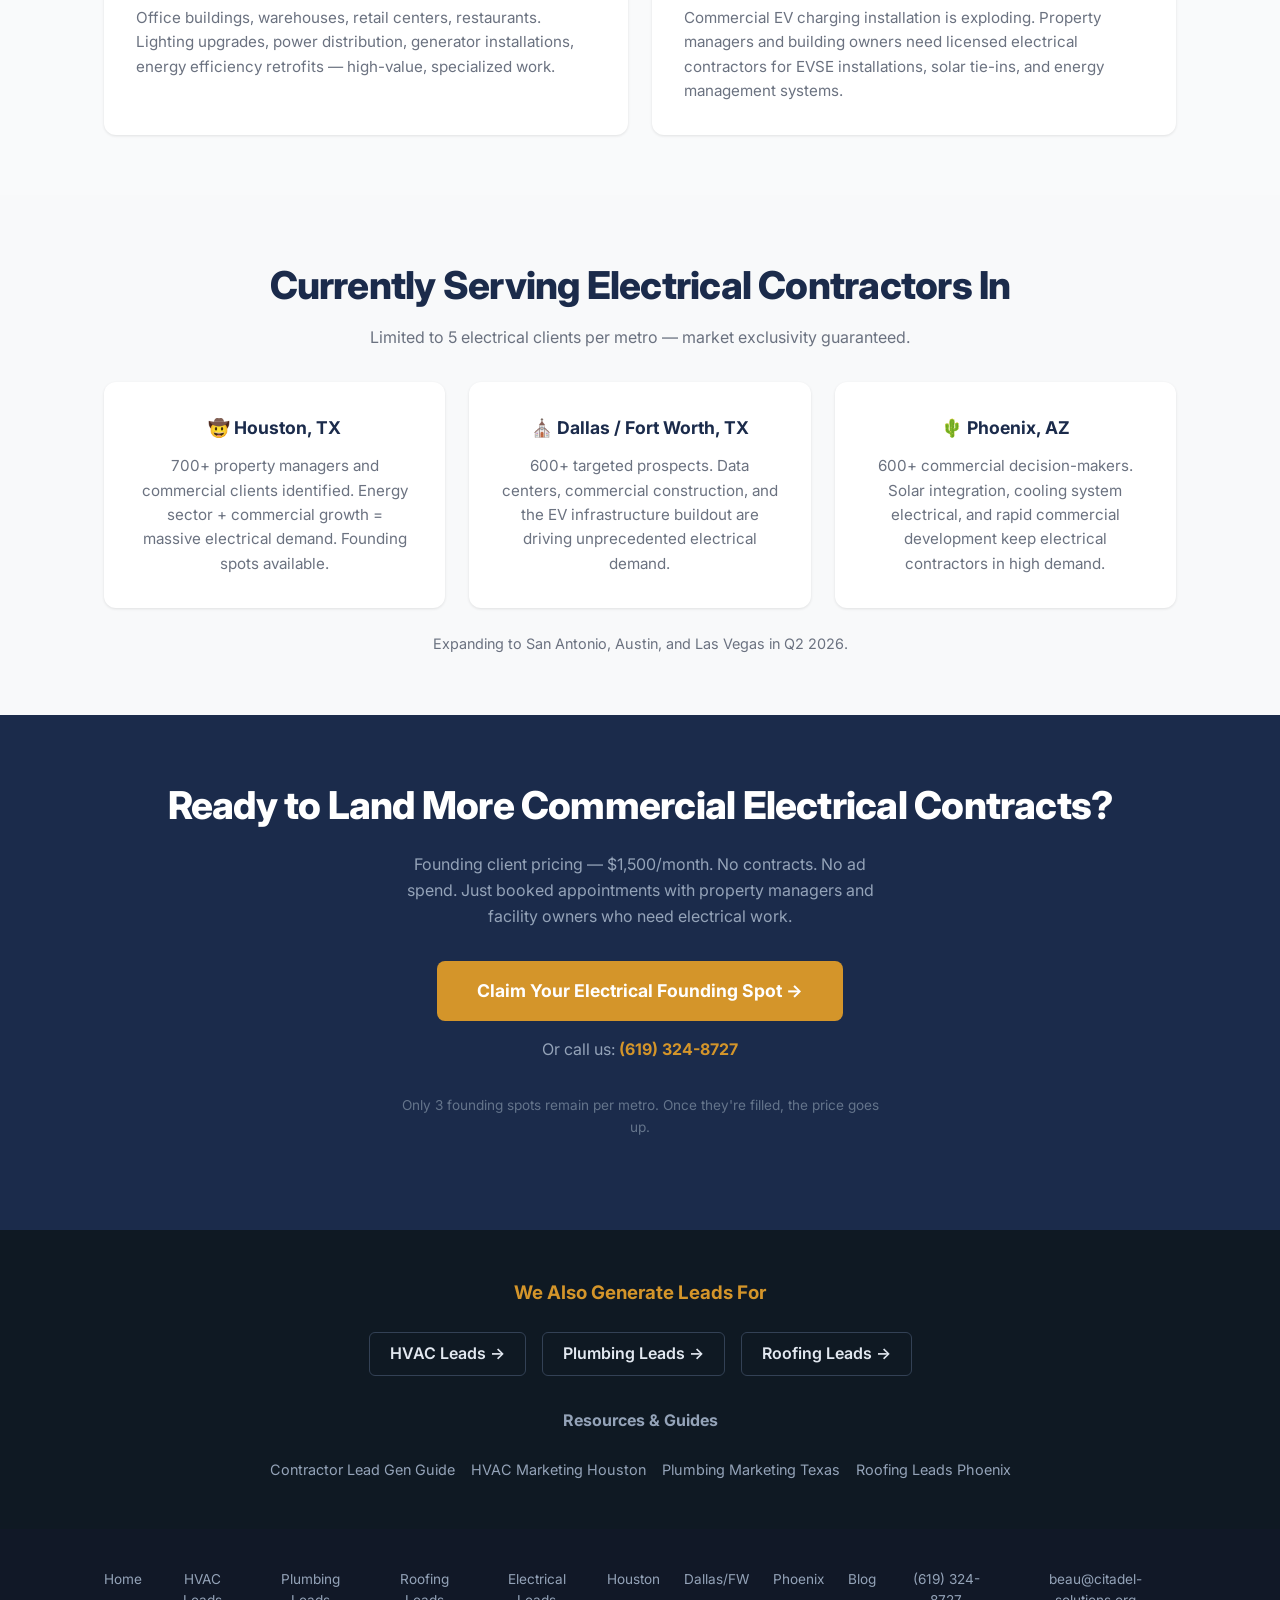
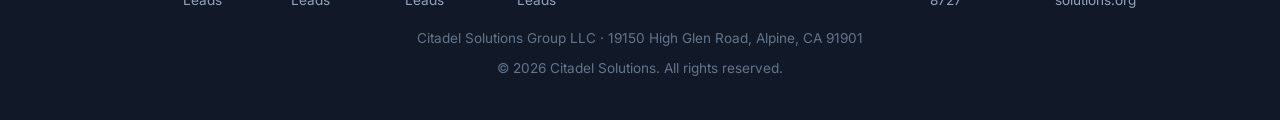
<file: electrical-lead-generation.html>
<!DOCTYPE html>
<html lang="en">
<head>
  <meta charset="UTF-8">
  <meta name="viewport" content="width=device-width, initial-scale=1.0">
  <title>Electrical Contractor Lead Generation — Get 8-15 Qualified Appointments Per Month | Citadel Solutions</title>
  <meta name="description" content="Electrical contractor lead generation that fills your schedule with qualified commercial clients. Exclusive leads in Houston, Dallas, Phoenix. No ads, no shared leads. $1,500/mo.">
  <link rel="canonical" href="https://citadel-solutions.org/electrical-lead-generation.html">

  <meta property="og:type" content="website">
  <meta property="og:url" content="https://citadel-solutions.org/electrical-lead-generation.html">
  <meta property="og:title" content="Electrical Lead Generation — 8-15 Qualified Appointments/Month">
  <meta property="og:description" content="Exclusive electrical contractor leads in Houston, Dallas, Phoenix. No ads, no shared leads. Month-to-month.">
  <meta property="og:image" content="https://citadel-solutions.org/assets/images/csg-logo-primary-transparent.png">

  <script type="application/ld+json">
  {
    "@context": "https://schema.org",
    "@type": "Service",
    "serviceType": "Electrical Contractor Lead Generation",
    "provider": {
      "@type": "Organization",
      "name": "Citadel Solutions",
      "url": "https://citadel-solutions.org"
    },
    "areaServed": [
      {"@type": "City", "name": "Houston", "addressRegion": "TX"},
      {"@type": "City", "name": "Dallas", "addressRegion": "TX"},
      {"@type": "City", "name": "Fort Worth", "addressRegion": "TX"},
      {"@type": "City", "name": "Phoenix", "addressRegion": "AZ"}
    ],
    "description": "Cold email lead generation service exclusively for electrical contractors. 8-15 qualified appointments per month from property managers, GCs, and commercial clients."
  }
  </script>

  <link rel="preconnect" href="https://fonts.googleapis.com">
  <link rel="preconnect" href="https://fonts.gstatic.com" crossorigin>
  <link href="https://fonts.googleapis.com/css2?family=Inter:wght@400;600;700;800&display=swap" rel="stylesheet">
  <link rel="stylesheet" href="styles.css">
  <link rel="icon" href="favicon.ico">
  <style>
    .trade-hero { background: #1B2B4B; color: #fff; padding: 80px 0 60px; }
    .trade-hero h1 { font-size: 2.4rem; color: #fff; margin-bottom: 16px; }
    .trade-hero .subtitle { font-size: 1.15rem; color: #CBD5E1; max-width: 640px; line-height: 1.6; }
    .pain-grid { display: grid; grid-template-columns: repeat(2, 1fr); gap: 24px; margin-top: 40px; }
    .pain-card { background: #fff; border-radius: 12px; padding: 32px; box-shadow: 0 1px 3px rgba(0,0,0,0.1); }
    .pain-card h3 { color: #1B2B4B; margin-bottom: 12px; font-size: 1.1rem; }
    .pain-card p { color: #6B7280; font-size: 0.95rem; line-height: 1.6; }
    .metrics-row { display: grid; grid-template-columns: repeat(4, 1fr); gap: 24px; margin: 48px 0; }
    .metric { text-align: center; }
    .metric .num { font-size: 2.5rem; font-weight: 800; color: #D4952A; }
    .metric .lbl { color: #6B7280; font-size: 0.85rem; margin-top: 4px; }
    .how-steps { display: grid; grid-template-columns: repeat(3, 1fr); gap: 32px; margin-top: 32px; }
    .how-step { text-align: center; }
    .how-step .step-n { display: inline-flex; width: 48px; height: 48px; align-items: center; justify-content: center; background: #D4952A; color: #fff; font-weight: 800; font-size: 1.2rem; border-radius: 50%; margin-bottom: 16px; }
    .how-step h3 { color: #1B2B4B; margin-bottom: 8px; }
    .how-step p { color: #6B7280; font-size: 0.95rem; line-height: 1.5; }
    .roi-box { background: linear-gradient(135deg, #0a1628 0%, #1a2d4d 100%); border-radius: 16px; padding: 48px; color: #fff; margin: 48px 0; }
    .roi-box h2 { text-align: center; margin-bottom: 32px; color: #fff; }
    .roi-grid { display: grid; grid-template-columns: repeat(3, 1fr); gap: 24px; text-align: center; }
    .roi-item .val { font-size: 2rem; font-weight: 700; color: #D4952A; }
    .roi-item .desc { color: #94A3B8; font-size: 0.85rem; margin-top: 4px; }
    .roi-bottom { border-top: 1px solid rgba(255,255,255,0.1); margin-top: 32px; padding-top: 24px; text-align: center; }
    .roi-bottom p { color: #94A3B8; }
    .roi-bottom strong { color: #22C55E; font-size: 1.2rem; }
    .trade-cta { background: #1B2B4B; padding: 60px 0; text-align: center; color: #fff; }
    .trade-cta h2 { color: #fff; margin-bottom: 16px; }
    .trade-cta p { color: #94A3B8; max-width: 500px; margin: 0 auto 32px; }
    @media (max-width: 768px) {
      .trade-hero h1 { font-size: 1.7rem; }
      .pain-grid { grid-template-columns: 1fr; }
      .metrics-row { grid-template-columns: repeat(2, 1fr); }
      .how-steps { grid-template-columns: 1fr; }
      .roi-grid { grid-template-columns: 1fr; }
    }
  </style>
</head>
<body>

<!-- NAV -->
<nav style="background:#FFFFFF; padding:16px 0; border-bottom:1px solid #E5E7EB;">
  <div class="container">
    <a href="/" class="logo">
      <img src="assets/images/csg-logo-primary-transparent.png" alt="CSG Logo">
      <span style="color:#1B2B4B;">Citadel Solutions</span>
    </a>
    <div style="display:flex; align-items:center; gap:24px;">
      <a href="/blog-contractor-lead-generation.html" style="color:#6B7280; text-decoration:none; font-weight:600; font-size:0.9rem;">Blog</a>
      <a href="mailto:beau@citadel-solutions.org?subject=Electrical%20Lead%20Generation%20Inquiry" class="cta-nav">Get Started</a>
    </div>
  </div>
</nav>

<!-- HERO -->
<section class="trade-hero">
  <div class="container">
    <p style="color:#D4952A; font-weight:700; text-transform:uppercase; letter-spacing:2px; font-size:0.85rem; margin-bottom:16px;">⚡ ELECTRICAL LEAD GENERATION</p>
    <h1>Stop Bidding Against Everyone. <span style="color:#D4952A;">Start Getting Invited to the Table.</span></h1>
    <p class="subtitle">We connect electrical contractors with property managers, general contractors, and commercial facility managers who need a reliable electrical partner — through targeted outreach that puts qualified appointments on your calendar every month.</p>
    <div style="margin-top:32px;">
      <a href="mailto:beau@citadel-solutions.org?subject=Electrical%20Lead%20Generation%20-%20Strategy%20Call&body=Hi%20Beau%2C%0A%0AI%20run%20an%20electrical%20contracting%20company%20and%20I%27m%20interested%20in%20your%20lead%20generation%20service.%0A%0AMy%20location%3A%20%0ACompany%20size%3A%20%0A%0AThanks" class="cta-button">Get Your Free Electrical Strategy Call →</a>
    </div>
  </div>
</section>

<!-- PAIN POINTS -->
<section style="padding:60px 0;">
  <div class="container">
    <h2 style="text-align:center; margin-bottom:8px;">The Electrical Growth Problem</h2>
    <p style="text-align:center; color:#6B7280; max-width:600px; margin:0 auto 40px;">You're a licensed, skilled electrician. Your work is code-compliant and built to last. But growing beyond word-of-mouth referrals? That requires a different kind of wiring.</p>
    <div class="pain-grid">
      <div class="pain-card">
        <h3>📋 The Bid Mill Trap</h3>
        <p>You spend hours putting together detailed bids only to lose on price to a crew that underbids and underdelivers. When you're one of 6 bidders, the lowest number usually wins — even when your work is better.</p>
      </div>
      <div class="pain-card">
        <h3>💸 Residential Margins Are Thin</h3>
        <p>Panel upgrades and outlet installs are competitive, low-margin work. Commercial electrical — tenant buildouts, lighting retrofits, EV charging installs — offers 2-3x the margins if you can get in the door.</p>
      </div>
      <div class="pain-card">
        <h3>🏢 Commercial Decision-Makers Are Hard to Reach</h3>
        <p>Facility managers and property management companies don't Google "electrician near me." They have preferred vendor lists. If you're not on the list, you don't get called. Getting on the list requires direct outreach.</p>
      </div>
      <div class="pain-card">
        <h3>📈 Growth Requires Predictability</h3>
        <p>You want to hire another crew, invest in tools, maybe get a bigger shop. But you can't do that when next month's revenue is a guess. Commercial contracts and maintenance agreements create the predictability you need.</p>
      </div>
    </div>
  </div>
</section>

<!-- METRICS -->
<section style="background:#F9FAFB; padding:48px 0;">
  <div class="container">
    <div class="metrics-row">
      <div class="metric">
        <div class="num">8-15</div>
        <div class="lbl">Qualified meetings per month</div>
      </div>
      <div class="metric">
        <div class="num">$0</div>
        <div class="lbl">Ad spend required</div>
      </div>
      <div class="metric">
        <div class="num">100%</div>
        <div class="lbl">Exclusive leads (never shared)</div>
      </div>
      <div class="metric">
        <div class="num">30</div>
        <div class="lbl">Days to first meetings</div>
      </div>
    </div>
  </div>
</section>

<!-- HOW IT WORKS -->
<section style="padding:60px 0;">
  <div class="container">
    <h2 style="text-align:center; margin-bottom:8px;">How It Works for Electrical Contractors</h2>
    <p style="text-align:center; color:#6B7280; max-width:560px; margin:0 auto;">We handle the prospecting. You show up to meetings and close contracts.</p>
    <div class="how-steps">
      <div class="how-step">
        <div class="step-n">1</div>
        <h3>We Build Your Target List</h3>
        <p>Property managers, facility directors, GCs with active construction projects, and commercial building owners in your service area. Verified contacts — not a purchased database.</p>
      </div>
      <div class="how-step">
        <div class="step-n">2</div>
        <h3>We Run Personalized Outreach</h3>
        <p>Every message is written for electrical decision-makers. We reference their properties, their city, their specific electrical needs. From dedicated domains that keep your company name clean.</p>
      </div>
      <div class="how-step">
        <div class="step-n">3</div>
        <h3>You Take the Meeting</h3>
        <p>When a facility manager replies saying "we need a new electrical contractor for our properties" — we qualify the opportunity and book it on your calendar. You show up and win the account.</p>
      </div>
    </div>
  </div>
</section>

<!-- ROI -->
<section style="padding:0 0 60px;">
  <div class="container">
    <div class="roi-box">
      <h2>The Electrical ROI Math</h2>
      <p style="text-align:center; color:#94A3B8; margin-bottom:32px;">Based on average commercial electrical contract value of $15,000 and 25% close rate on qualified meetings.</p>
      <div class="roi-grid">
        <div class="roi-item">
          <div class="val">10</div>
          <div class="desc">Qualified meetings/month</div>
        </div>
        <div class="roi-item">
          <div class="val">2-3</div>
          <div class="desc">New contracts/month</div>
        </div>
        <div class="roi-item">
          <div class="val">$37,500</div>
          <div class="desc">Revenue from new contracts</div>
        </div>
      </div>
      <div class="roi-bottom">
        <p>Your investment: <strong style="color:#fff;">$1,500/month</strong></p>
        <p style="margin-top:8px;">One commercial electrical contract pays for <strong>10 months</strong> of service.</p>
      </div>
    </div>
  </div>
</section>

<!-- WHO WE TARGET -->
<section style="background:#F9FAFB; padding:60px 0;">
  <div class="container">
    <h2 style="text-align:center; margin-bottom:32px;">We Target the Clients Electrical Contractors Actually Want</h2>
    <div class="pain-grid">
      <div class="pain-card">
        <h3>🏢 Property Management Companies</h3>
        <p>Multi-family and commercial portfolios with ongoing electrical needs. Panel upgrades, lighting maintenance, safety inspections, EV charger installations. Recurring revenue from maintenance agreements.</p>
      </div>
      <div class="pain-card">
        <h3>🏗️ General Contractors</h3>
        <p>New construction rough-ins, commercial tenant buildouts, and renovation electrical. Reliable scope, clear timelines, and repeat project opportunities when you perform.</p>
      </div>
      <div class="pain-card">
        <h3>🏨 Commercial Facility Managers</h3>
        <p>Office buildings, warehouses, retail centers, restaurants. Lighting upgrades, power distribution, generator installations, energy efficiency retrofits — high-value, specialized work.</p>
      </div>
      <div class="pain-card">
        <h3>🔌 EV & Energy Clients</h3>
        <p>Commercial EV charging installation is exploding. Property managers and building owners need licensed electrical contractors for EVSE installations, solar tie-ins, and energy management systems.</p>
      </div>
    </div>
  </div>
</section>

<!-- MARKETS -->
<section style="padding:60px 0;">
  <div class="container">
    <h2 style="text-align:center; margin-bottom:8px;">Currently Serving Electrical Contractors In</h2>
    <p style="text-align:center; color:#6B7280; margin-bottom:32px;">Limited to 5 electrical clients per metro — market exclusivity guaranteed.</p>
    <div style="display:grid; grid-template-columns:repeat(3,1fr); gap:24px; text-align:center;">
      <div class="pain-card">
        <h3>🤠 Houston, TX</h3>
        <p>700+ property managers and commercial clients identified. Energy sector + commercial growth = massive electrical demand. Founding spots available.</p>
      </div>
      <div class="pain-card">
        <h3>⛪ Dallas / Fort Worth, TX</h3>
        <p>600+ targeted prospects. Data centers, commercial construction, and the EV infrastructure buildout are driving unprecedented electrical demand.</p>
      </div>
      <div class="pain-card">
        <h3>🌵 Phoenix, AZ</h3>
        <p>600+ commercial decision-makers. Solar integration, cooling system electrical, and rapid commercial development keep electrical contractors in high demand.</p>
      </div>
    </div>
    <p style="text-align:center; margin-top:24px; color:#6B7280; font-size:0.9rem;">Expanding to San Antonio, Austin, and Las Vegas in Q2 2026.</p>
  </div>
</section>

<!-- CTA -->
<section class="trade-cta">
  <div class="container">
    <h2>Ready to Land More Commercial Electrical Contracts?</h2>
    <p>Founding client pricing — $1,500/month. No contracts. No ad spend. Just booked appointments with property managers and facility owners who need electrical work.</p>
    <a href="mailto:beau@citadel-solutions.org?subject=Electrical%20Lead%20Generation%20-%20Founding%20Client&body=Hi%20Beau%2C%0A%0AI%20run%20an%20electrical%20contracting%20company%20and%20I%27m%20interested%20in%20your%20founding%20client%20offer.%0A%0AMy%20company%3A%20%0AMy%20location%3A%20%0ANumber%20of%20crews%3A%20%0A%0AThanks" class="cta-button">Claim Your Electrical Founding Spot →</a>
    <p style="margin-top:16px;"><a href="tel:+16193248727" style="color:#94A3B8; text-decoration:none;">Or call us: <strong style="color:#D4952A;">(619) 324-8727</strong></a></p>
    <p style="margin-top:24px; color:#64748B; font-size:0.85rem;">Only 3 founding spots remain per metro. Once they're filled, the price goes up.</p>
  </div>
</section>


<!-- Related Services -->
<section style="background:#0F1923; padding:48px 0;">
  <div class="container">
    <h3 style="color:#D4952A; text-align:center; margin-bottom:24px;">We Also Generate Leads For</h3>
    <div style="display:flex; flex-wrap:wrap; justify-content:center; gap:16px; margin-bottom:32px;">
      <a href="/hvac-lead-generation.html" style="color:#E2E8F0; text-decoration:none; padding:8px 20px; border:1px solid #334155; border-radius:6px; font-weight:600; transition:all 0.2s;" onmouseover="this.style.borderColor='#D4952A';this.style.color='#D4952A'" onmouseout="this.style.borderColor='#334155';this.style.color='#E2E8F0'">HVAC Leads →</a>
      <a href="/plumbing-lead-generation.html" style="color:#E2E8F0; text-decoration:none; padding:8px 20px; border:1px solid #334155; border-radius:6px; font-weight:600; transition:all 0.2s;" onmouseover="this.style.borderColor='#D4952A';this.style.color='#D4952A'" onmouseout="this.style.borderColor='#334155';this.style.color='#E2E8F0'">Plumbing Leads →</a>
      <a href="/roofing-lead-generation.html" style="color:#E2E8F0; text-decoration:none; padding:8px 20px; border:1px solid #334155; border-radius:6px; font-weight:600; transition:all 0.2s;" onmouseover="this.style.borderColor='#D4952A';this.style.color='#D4952A'" onmouseout="this.style.borderColor='#334155';this.style.color='#E2E8F0'">Roofing Leads →</a>
    </div>
    <h3 style="color:#94A3B8; text-align:center; margin-bottom:24px; font-size:1rem;">Resources &amp; Guides</h3>
    <div style="display:flex; flex-wrap:wrap; justify-content:center; gap:16px;">
      <a href="/blog-contractor-lead-generation.html" style="color:#94A3B8; text-decoration:none; font-size:0.9rem;" onmouseover="this.style.color='#D4952A'" onmouseout="this.style.color='#94A3B8'">Contractor Lead Gen Guide</a>
      <a href="/blog-hvac-marketing-houston.html" style="color:#94A3B8; text-decoration:none; font-size:0.9rem;" onmouseover="this.style.color='#D4952A'" onmouseout="this.style.color='#94A3B8'">HVAC Marketing Houston</a>
      <a href="/blog-plumbing-marketing-texas.html" style="color:#94A3B8; text-decoration:none; font-size:0.9rem;" onmouseover="this.style.color='#D4952A'" onmouseout="this.style.color='#94A3B8'">Plumbing Marketing Texas</a>
      <a href="/blog-roofing-leads-phoenix.html" style="color:#94A3B8; text-decoration:none; font-size:0.9rem;" onmouseover="this.style.color='#D4952A'" onmouseout="this.style.color='#94A3B8'">Roofing Leads Phoenix</a>
    </div>
  </div>
</section>

<!-- FOOTER -->
<footer>
  <div class="container">
    <div class="footer-links">
      <a href="/">Home</a>
      <a href="/hvac-lead-generation.html">HVAC Leads</a>
      <a href="/plumbing-lead-generation.html">Plumbing Leads</a>
      <a href="/roofing-lead-generation.html">Roofing Leads</a>
      <a href="/electrical-lead-generation.html">Electrical Leads</a>
      <a href="/houston-lead-generation.html">Houston</a>
      <a href="/dallas-lead-generation.html">Dallas/FW</a>
      <a href="/phoenix-lead-generation.html">Phoenix</a>
      <a href="/blog.html">Blog</a>
      <a href="tel:+16193248727">(619) 324-8727</a>
      <a href="mailto:beau@citadel-solutions.org">beau@citadel-solutions.org</a>
    </div>
    <p>Citadel Solutions Group LLC · 19150 High Glen Road, Alpine, CA 91901</p>
    <p style="margin-top:8px;">© 2026 Citadel Solutions. All rights reserved.</p>
  </div>
</footer>

</body>
</html>
</file>
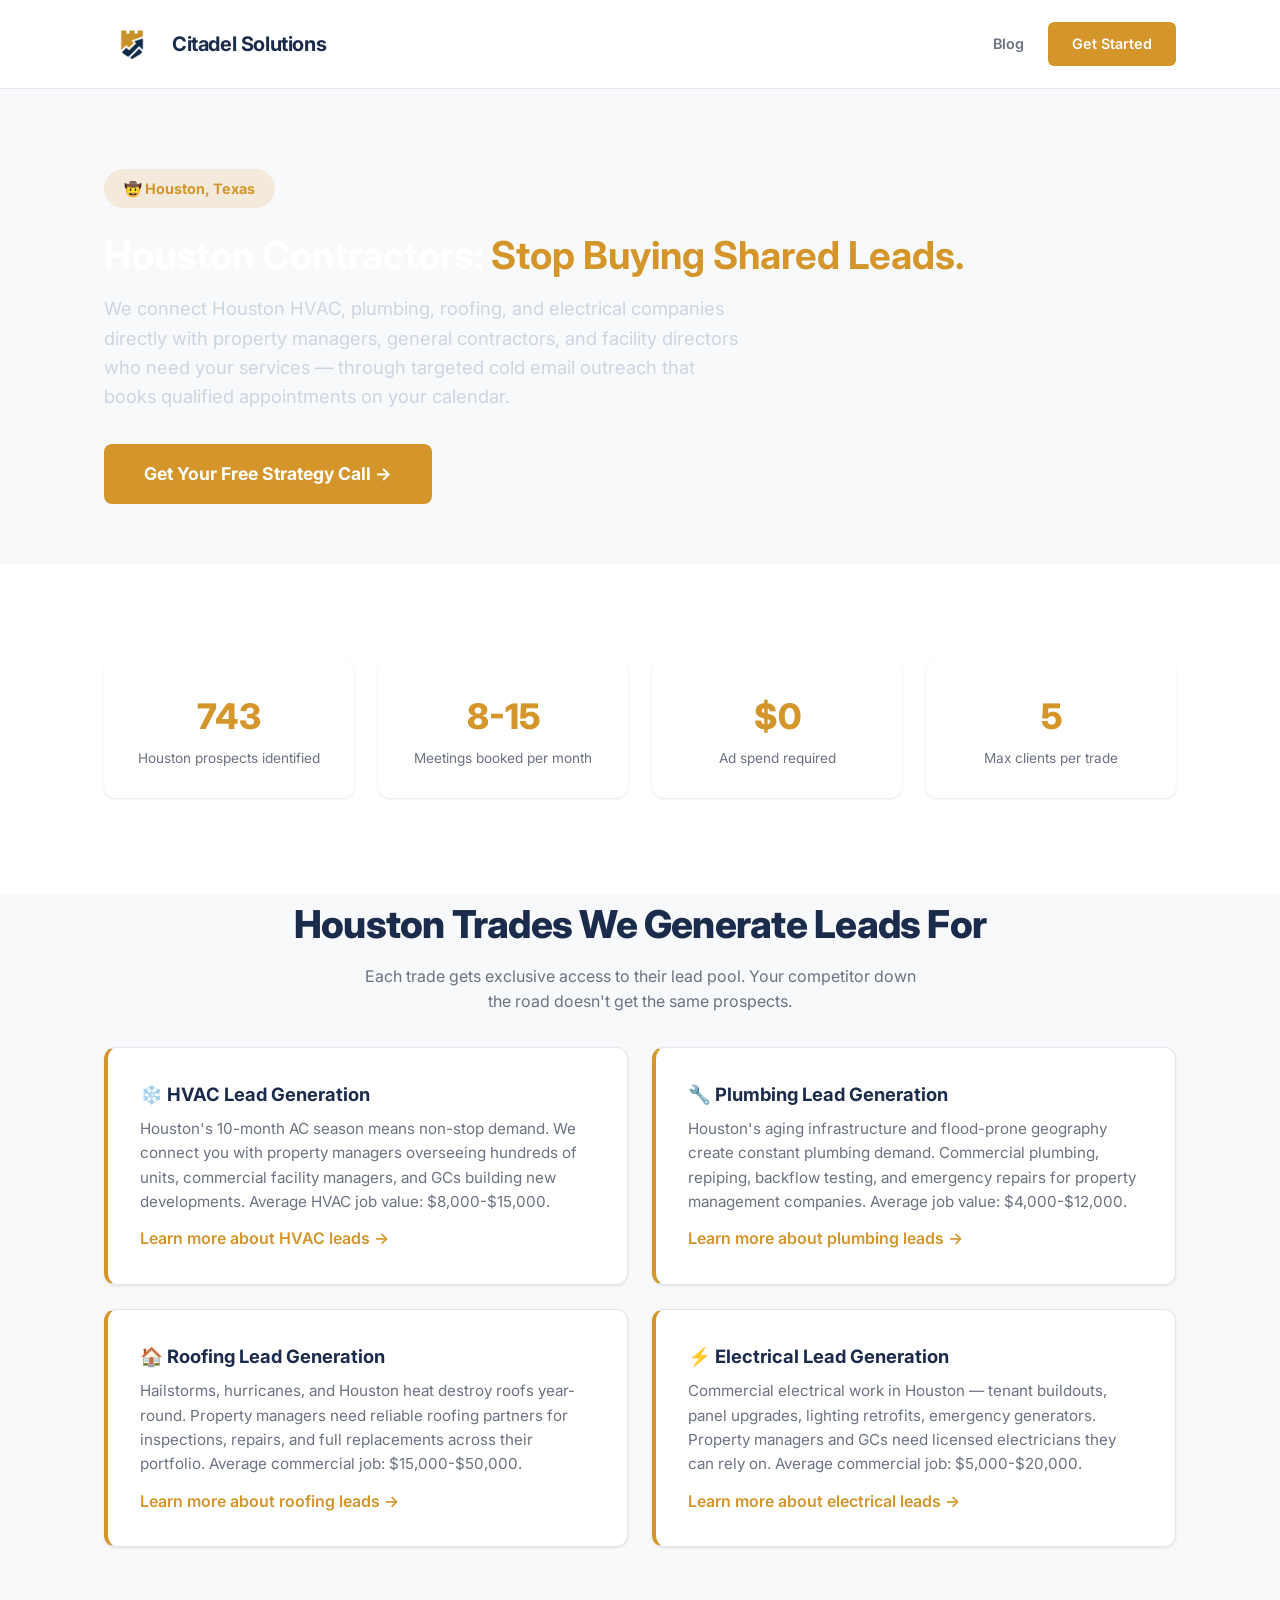
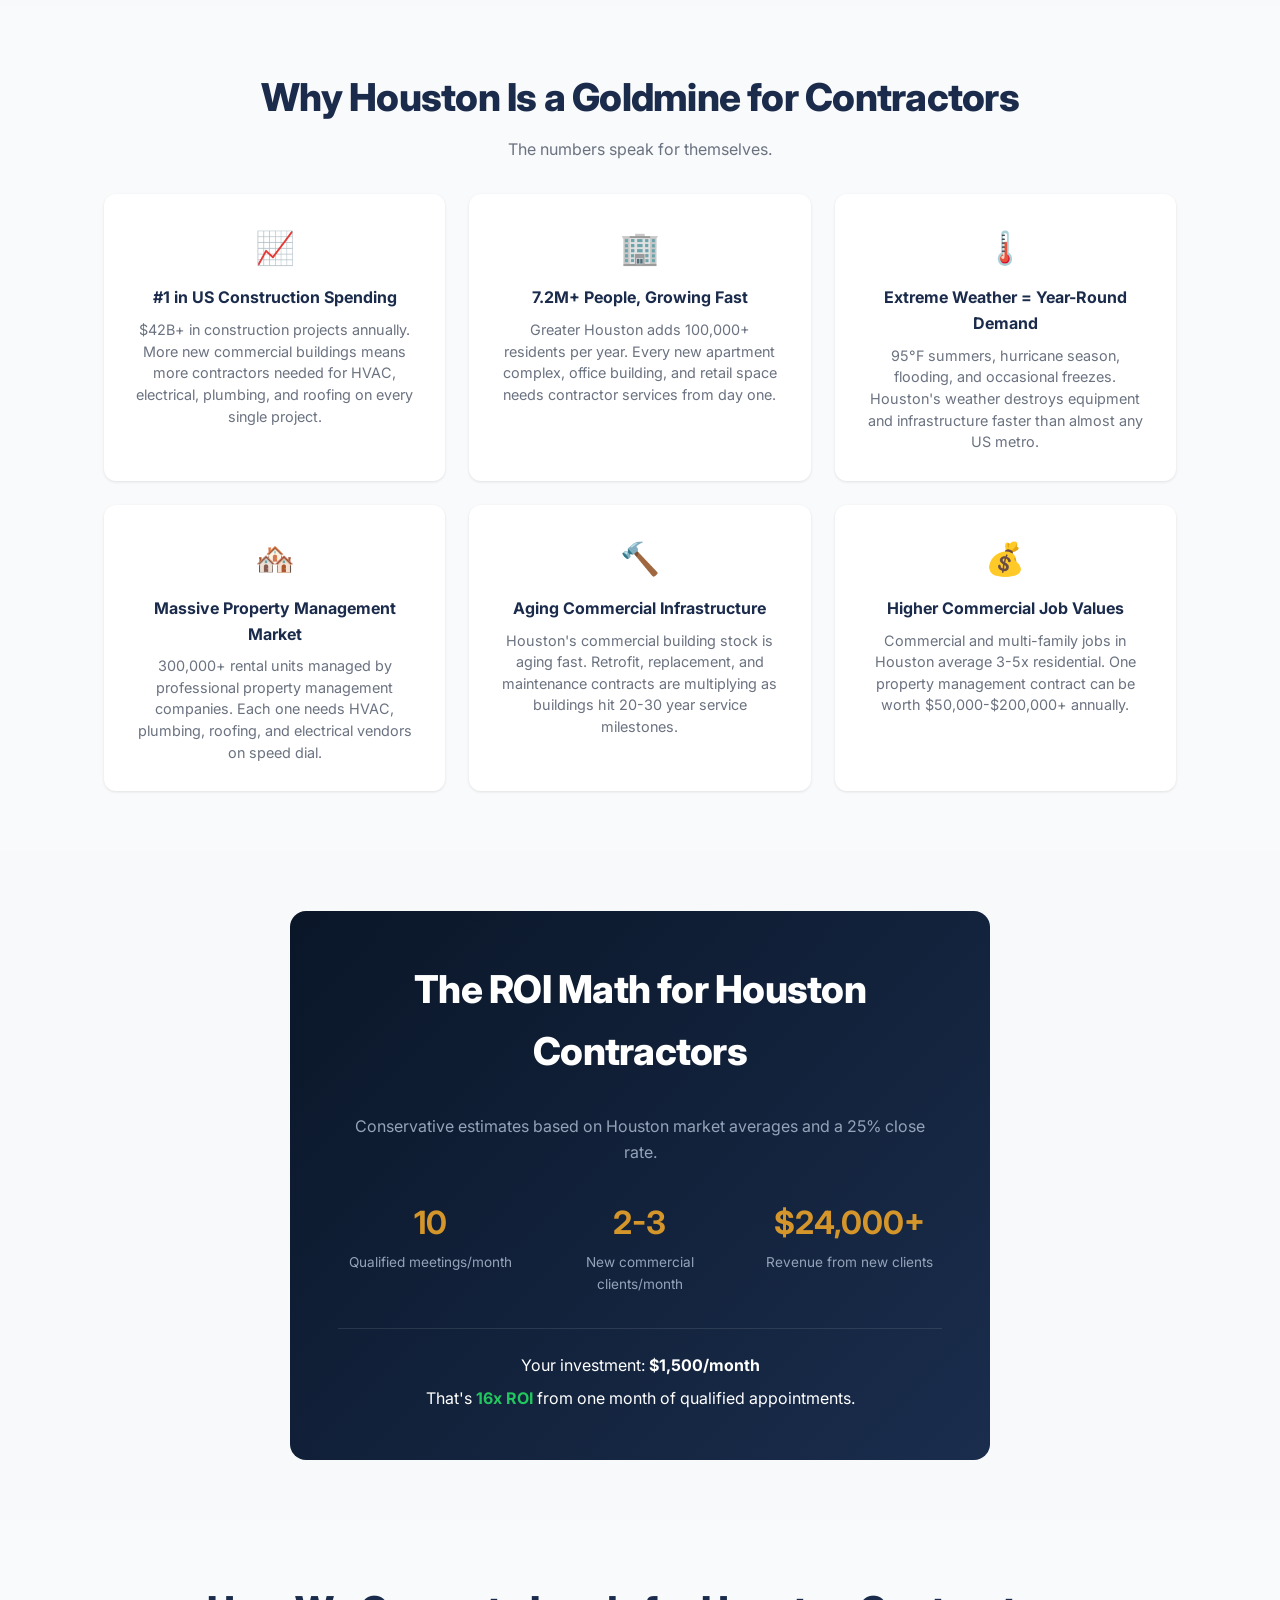
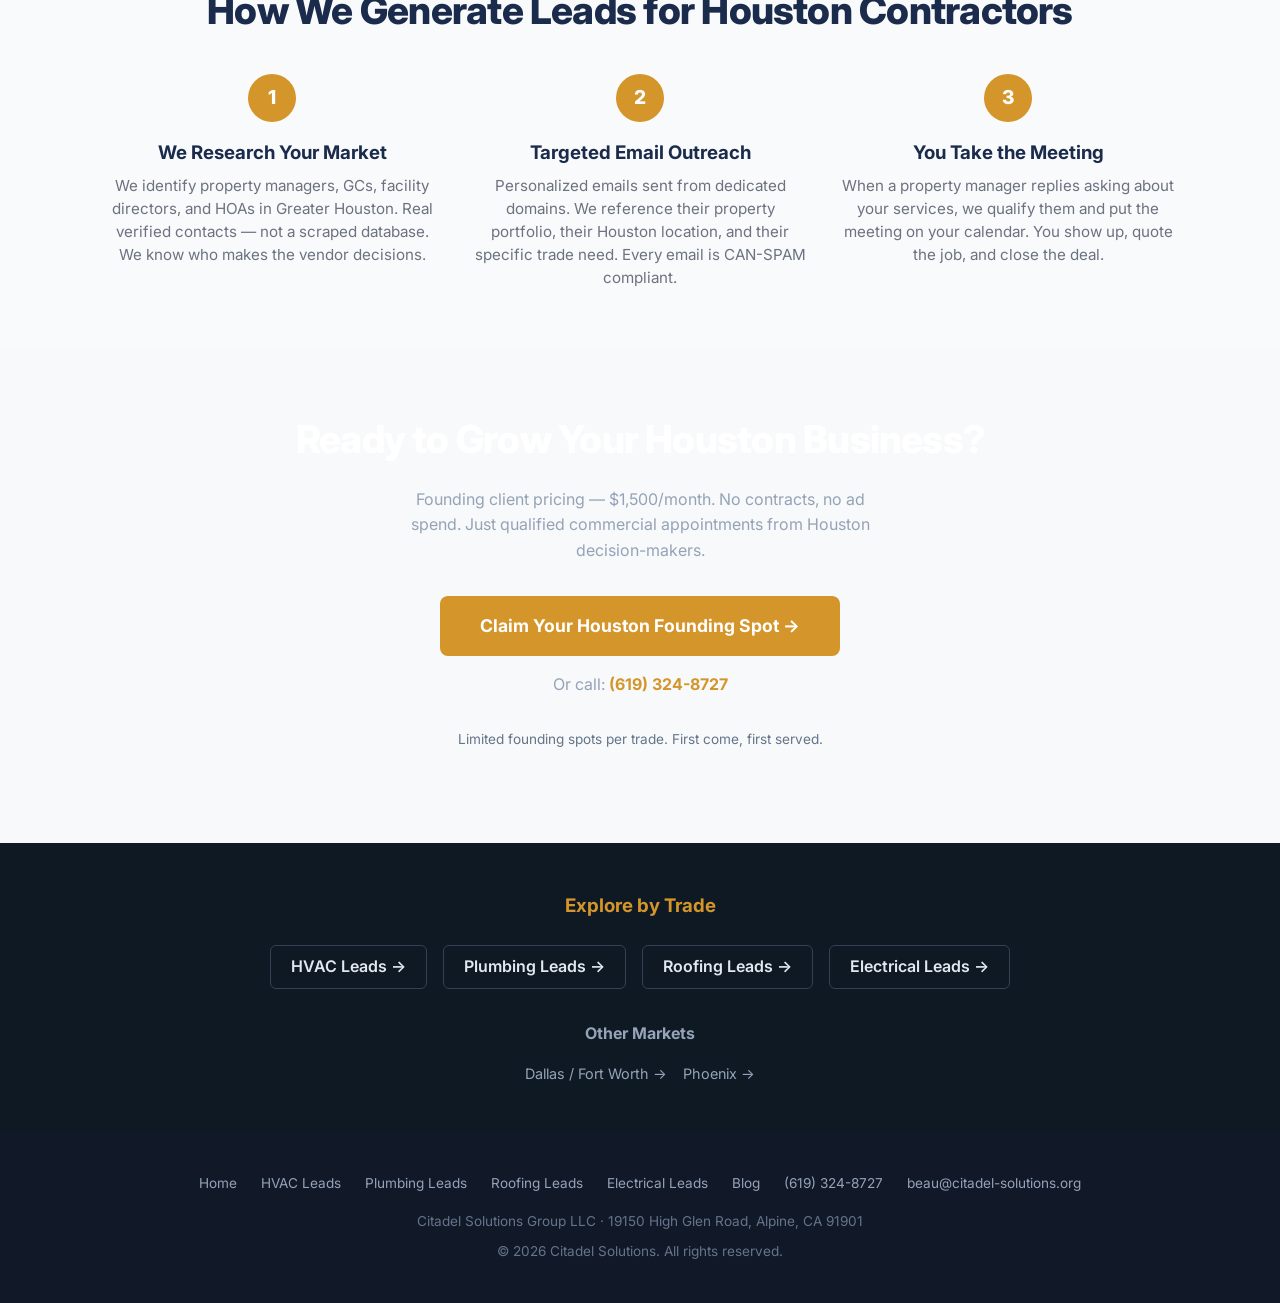
<file: houston-lead-generation.html>
<!DOCTYPE html>
<html lang="en">
<head>
  <meta charset="UTF-8">
  <meta name="viewport" content="width=device-width, initial-scale=1.0">
  <title>Houston Contractor Lead Generation — HVAC, Plumbing, Roofing & Electrical Leads | Citadel Solutions</title>
  <meta name="description" content="Exclusive lead generation for Houston contractors. HVAC, plumbing, roofing, and electrical companies get 8-15 qualified appointments per month. No ads, no shared leads.">
  <link rel="canonical" href="https://citadel-solutions.org/houston-lead-generation.html">

  <meta property="og:type" content="website">
  <meta property="og:url" content="https://citadel-solutions.org/houston-lead-generation.html">
  <meta property="og:title" content="Houston Contractor Lead Generation — 8-15 Qualified Appointments/Month">
  <meta property="og:description" content="Exclusive leads for Houston HVAC, plumbing, roofing, and electrical companies. No ads, no shared leads. $1,500/mo founding pricing.">
  <meta property="og:image" content="https://citadel-solutions.org/assets/images/csg-logo-primary-transparent.png">

  <script type="application/ld+json">
  {
    "@context": "https://schema.org",
    "@type": "Service",
    "serviceType": "Contractor Lead Generation",
    "provider": {
      "@type": "Organization",
      "name": "Citadel Solutions",
      "url": "https://citadel-solutions.org"
    },
    "areaServed": {
      "@type": "City",
      "name": "Houston",
      "addressRegion": "TX"
    },
    "description": "Exclusive cold email lead generation for Houston contractors. HVAC, plumbing, roofing, and electrical companies get 8-15 qualified commercial appointments per month."
  }
  </script>

  <link rel="preconnect" href="https://fonts.googleapis.com">
  <link rel="preconnect" href="https://fonts.gstatic.com" crossorigin>
  <link href="https://fonts.googleapis.com/css2?family=Inter:wght@400;600;700;800&display=swap" rel="stylesheet">
  <link rel="stylesheet" href="styles.css">
  <link rel="icon" href="favicon.ico">
  <style>
    .metro-hero { background: linear-gradient(135deg, #1B2B4B 0%, #0a1628 100%); color: #fff; padding: 80px 0 60px; }
    .metro-hero h1 { font-size: 2.4rem; color: #fff; margin-bottom: 16px; line-height: 1.2; }
    .metro-hero .subtitle { font-size: 1.15rem; color: #CBD5E1; max-width: 640px; line-height: 1.6; }
    .metro-badge { display: inline-block; background: rgba(212,149,42,0.15); color: #D4952A; padding: 8px 20px; border-radius: 50px; font-weight: 700; font-size: 0.9rem; margin-bottom: 24px; }
    .stats-bar { display: grid; grid-template-columns: repeat(4, 1fr); gap: 24px; margin: 48px 0; }
    .stat-card { background: #fff; border-radius: 12px; padding: 28px; text-align: center; box-shadow: 0 1px 3px rgba(0,0,0,0.1); }
    .stat-card .num { font-size: 2.2rem; font-weight: 800; color: #D4952A; }
    .stat-card .lbl { color: #6B7280; font-size: 0.85rem; margin-top: 4px; }
    .trade-grid { display: grid; grid-template-columns: repeat(2, 1fr); gap: 24px; margin-top: 32px; }
    .trade-card { background: #fff; border-radius: 12px; padding: 32px; box-shadow: 0 1px 3px rgba(0,0,0,0.1); border-left: 4px solid #D4952A; }
    .trade-card h3 { color: #1B2B4B; margin-bottom: 8px; font-size: 1.15rem; }
    .trade-card p { color: #6B7280; font-size: 0.95rem; line-height: 1.6; }
    .trade-card .trade-link { display: inline-block; margin-top: 12px; color: #D4952A; font-weight: 600; text-decoration: none; }
    .trade-card .trade-link:hover { text-decoration: underline; }
    .why-houston { background: #F9FAFB; padding: 60px 0; }
    .why-grid { display: grid; grid-template-columns: repeat(3, 1fr); gap: 24px; margin-top: 32px; }
    .why-card { background: #fff; border-radius: 12px; padding: 28px; box-shadow: 0 1px 3px rgba(0,0,0,0.1); text-align: center; }
    .why-card .icon { font-size: 2rem; margin-bottom: 12px; }
    .why-card h3 { color: #1B2B4B; margin-bottom: 8px; font-size: 1rem; }
    .why-card p { color: #6B7280; font-size: 0.9rem; line-height: 1.5; }
    .roi-section { padding: 60px 0; }
    .roi-box { background: linear-gradient(135deg, #0a1628 0%, #1a2d4d 100%); border-radius: 16px; padding: 48px; color: #fff; }
    .roi-box h2 { text-align: center; margin-bottom: 32px; color: #fff; }
    .roi-grid { display: grid; grid-template-columns: repeat(3, 1fr); gap: 24px; text-align: center; }
    .roi-item .val { font-size: 2rem; font-weight: 700; color: #D4952A; }
    .roi-item .desc { color: #94A3B8; font-size: 0.85rem; margin-top: 4px; }
    .roi-bottom { border-top: 1px solid rgba(255,255,255,0.1); margin-top: 32px; padding-top: 24px; text-align: center; }
    .metro-cta { background: #1B2B4B; padding: 60px 0; text-align: center; color: #fff; }
    .metro-cta h2 { color: #fff; margin-bottom: 16px; }
    .metro-cta p { color: #94A3B8; max-width: 500px; margin: 0 auto 32px; }
    @media (max-width: 768px) {
      .metro-hero h1 { font-size: 1.7rem; }
      .stats-bar { grid-template-columns: repeat(2, 1fr); }
      .trade-grid { grid-template-columns: 1fr; }
      .why-grid { grid-template-columns: 1fr; }
      .roi-grid { grid-template-columns: 1fr; }
    }
  </style>
</head>
<body>

<!-- NAV -->
<nav style="background:#FFFFFF; padding:16px 0; border-bottom:1px solid #E5E7EB;">
  <div class="container">
    <a href="/" class="logo">
      <img src="assets/images/csg-logo-primary-transparent.png" alt="CSG Logo">
      <span style="color:#1B2B4B;">Citadel Solutions</span>
    </a>
    <div style="display:flex; align-items:center; gap:24px;">
      <a href="/blog.html" style="color:#6B7280; text-decoration:none; font-weight:600; font-size:0.9rem;">Blog</a>
      <a href="mailto:beau@citadel-solutions.org?subject=Houston%20Lead%20Generation%20Inquiry" class="cta-nav">Get Started</a>
    </div>
  </div>
</nav>

<!-- HERO -->
<section class="metro-hero">
  <div class="container">
    <div class="metro-badge">🤠 Houston, Texas</div>
    <h1>Houston Contractors: <span style="color:#D4952A;">Stop Buying Shared Leads.</span></h1>
    <p class="subtitle">We connect Houston HVAC, plumbing, roofing, and electrical companies directly with property managers, general contractors, and facility directors who need your services — through targeted cold email outreach that books qualified appointments on your calendar.</p>
    <div style="margin-top:32px;">
      <a href="mailto:beau@citadel-solutions.org?subject=Houston%20Lead%20Generation%20-%20Strategy%20Call&body=Hi%20Beau%2C%0A%0AI%20run%20a%20contracting%20company%20in%20Houston%20and%20I%27m%20interested%20in%20your%20lead%20generation%20service.%0A%0AMy%20trade%3A%20%0ACompany%20name%3A%20%0ANumber%20of%20crews%3A%20%0A%0AThanks" class="cta-button">Get Your Free Strategy Call →</a>
    </div>
  </div>
</section>

<!-- STATS -->
<section style="padding:48px 0;">
  <div class="container">
    <div class="stats-bar">
      <div class="stat-card">
        <div class="num">743</div>
        <div class="lbl">Houston prospects identified</div>
      </div>
      <div class="stat-card">
        <div class="num">8-15</div>
        <div class="lbl">Meetings booked per month</div>
      </div>
      <div class="stat-card">
        <div class="num">$0</div>
        <div class="lbl">Ad spend required</div>
      </div>
      <div class="stat-card">
        <div class="num">5</div>
        <div class="lbl">Max clients per trade</div>
      </div>
    </div>
  </div>
</section>

<!-- TRADES WE SERVE -->
<section style="padding:0 0 60px;">
  <div class="container">
    <h2 style="text-align:center; margin-bottom:8px;">Houston Trades We Generate Leads For</h2>
    <p style="text-align:center; color:#6B7280; max-width:560px; margin:0 auto 32px;">Each trade gets exclusive access to their lead pool. Your competitor down the road doesn't get the same prospects.</p>
    <div class="trade-grid">
      <div class="trade-card">
        <h3>❄️ HVAC Lead Generation</h3>
        <p>Houston's 10-month AC season means non-stop demand. We connect you with property managers overseeing hundreds of units, commercial facility managers, and GCs building new developments. Average HVAC job value: $8,000-$15,000.</p>
        <a href="/hvac-lead-generation.html" class="trade-link">Learn more about HVAC leads →</a>
      </div>
      <div class="trade-card">
        <h3>🔧 Plumbing Lead Generation</h3>
        <p>Houston's aging infrastructure and flood-prone geography create constant plumbing demand. Commercial plumbing, repiping, backflow testing, and emergency repairs for property management companies. Average job value: $4,000-$12,000.</p>
        <a href="/plumbing-lead-generation.html" class="trade-link">Learn more about plumbing leads →</a>
      </div>
      <div class="trade-card">
        <h3>🏠 Roofing Lead Generation</h3>
        <p>Hailstorms, hurricanes, and Houston heat destroy roofs year-round. Property managers need reliable roofing partners for inspections, repairs, and full replacements across their portfolio. Average commercial job: $15,000-$50,000.</p>
        <a href="/roofing-lead-generation.html" class="trade-link">Learn more about roofing leads →</a>
      </div>
      <div class="trade-card">
        <h3>⚡ Electrical Lead Generation</h3>
        <p>Commercial electrical work in Houston — tenant buildouts, panel upgrades, lighting retrofits, emergency generators. Property managers and GCs need licensed electricians they can rely on. Average commercial job: $5,000-$20,000.</p>
        <a href="/electrical-lead-generation.html" class="trade-link">Learn more about electrical leads →</a>
      </div>
    </div>
  </div>
</section>

<!-- WHY HOUSTON -->
<section class="why-houston">
  <div class="container">
    <h2 style="text-align:center; margin-bottom:8px;">Why Houston Is a Goldmine for Contractors</h2>
    <p style="text-align:center; color:#6B7280; max-width:600px; margin:0 auto;">The numbers speak for themselves.</p>
    <div class="why-grid">
      <div class="why-card">
        <div class="icon">📈</div>
        <h3>#1 in US Construction Spending</h3>
        <p>$42B+ in construction projects annually. More new commercial buildings means more contractors needed for HVAC, electrical, plumbing, and roofing on every single project.</p>
      </div>
      <div class="why-card">
        <div class="icon">🏢</div>
        <h3>7.2M+ People, Growing Fast</h3>
        <p>Greater Houston adds 100,000+ residents per year. Every new apartment complex, office building, and retail space needs contractor services from day one.</p>
      </div>
      <div class="why-card">
        <div class="icon">🌡️</div>
        <h3>Extreme Weather = Year-Round Demand</h3>
        <p>95°F summers, hurricane season, flooding, and occasional freezes. Houston's weather destroys equipment and infrastructure faster than almost any US metro.</p>
      </div>
      <div class="why-card">
        <div class="icon">🏘️</div>
        <h3>Massive Property Management Market</h3>
        <p>300,000+ rental units managed by professional property management companies. Each one needs HVAC, plumbing, roofing, and electrical vendors on speed dial.</p>
      </div>
      <div class="why-card">
        <div class="icon">🔨</div>
        <h3>Aging Commercial Infrastructure</h3>
        <p>Houston's commercial building stock is aging fast. Retrofit, replacement, and maintenance contracts are multiplying as buildings hit 20-30 year service milestones.</p>
      </div>
      <div class="why-card">
        <div class="icon">💰</div>
        <h3>Higher Commercial Job Values</h3>
        <p>Commercial and multi-family jobs in Houston average 3-5x residential. One property management contract can be worth $50,000-$200,000+ annually.</p>
      </div>
    </div>
  </div>
</section>

<!-- ROI -->
<section class="roi-section">
  <div class="container">
    <div class="roi-box">
      <h2>The ROI Math for Houston Contractors</h2>
      <p style="text-align:center; color:#94A3B8; margin-bottom:32px;">Conservative estimates based on Houston market averages and a 25% close rate.</p>
      <div class="roi-grid">
        <div class="roi-item">
          <div class="val">10</div>
          <div class="desc">Qualified meetings/month</div>
        </div>
        <div class="roi-item">
          <div class="val">2-3</div>
          <div class="desc">New commercial clients/month</div>
        </div>
        <div class="roi-item">
          <div class="val">$24,000+</div>
          <div class="desc">Revenue from new clients</div>
        </div>
      </div>
      <div class="roi-bottom">
        <p>Your investment: <strong style="color:#fff;">$1,500/month</strong></p>
        <p style="margin-top:8px;">That's <strong style="color:#22C55E;">16x ROI</strong> from one month of qualified appointments.</p>
      </div>
    </div>
  </div>
</section>

<!-- HOW IT WORKS -->
<section style="background:#F9FAFB; padding:60px 0;">
  <div class="container">
    <h2 style="text-align:center; margin-bottom:32px;">How We Generate Leads for Houston Contractors</h2>
    <div style="display:grid; grid-template-columns:repeat(3,1fr); gap:32px;">
      <div style="text-align:center;">
        <div style="display:inline-flex; width:48px; height:48px; align-items:center; justify-content:center; background:#D4952A; color:#fff; font-weight:800; font-size:1.2rem; border-radius:50%; margin-bottom:16px;">1</div>
        <h3 style="color:#1B2B4B; margin-bottom:8px;">We Research Your Market</h3>
        <p style="color:#6B7280; font-size:0.95rem; line-height:1.5;">We identify property managers, GCs, facility directors, and HOAs in Greater Houston. Real verified contacts — not a scraped database. We know who makes the vendor decisions.</p>
      </div>
      <div style="text-align:center;">
        <div style="display:inline-flex; width:48px; height:48px; align-items:center; justify-content:center; background:#D4952A; color:#fff; font-weight:800; font-size:1.2rem; border-radius:50%; margin-bottom:16px;">2</div>
        <h3 style="color:#1B2B4B; margin-bottom:8px;">Targeted Email Outreach</h3>
        <p style="color:#6B7280; font-size:0.95rem; line-height:1.5;">Personalized emails sent from dedicated domains. We reference their property portfolio, their Houston location, and their specific trade need. Every email is CAN-SPAM compliant.</p>
      </div>
      <div style="text-align:center;">
        <div style="display:inline-flex; width:48px; height:48px; align-items:center; justify-content:center; background:#D4952A; color:#fff; font-weight:800; font-size:1.2rem; border-radius:50%; margin-bottom:16px;">3</div>
        <h3 style="color:#1B2B4B; margin-bottom:8px;">You Take the Meeting</h3>
        <p style="color:#6B7280; font-size:0.95rem; line-height:1.5;">When a property manager replies asking about your services, we qualify them and put the meeting on your calendar. You show up, quote the job, and close the deal.</p>
      </div>
    </div>
  </div>
</section>

<!-- CTA -->
<section class="metro-cta">
  <div class="container">
    <h2>Ready to Grow Your Houston Business?</h2>
    <p>Founding client pricing — $1,500/month. No contracts, no ad spend. Just qualified commercial appointments from Houston decision-makers.</p>
    <a href="mailto:beau@citadel-solutions.org?subject=Houston%20Lead%20Generation%20-%20Founding%20Client&body=Hi%20Beau%2C%0A%0AI%20run%20a%20contracting%20company%20in%20Houston%20and%20I%27m%20interested%20in%20your%20founding%20client%20offer.%0A%0AMy%20trade%3A%20%0ACompany%20name%3A%20%0ANumber%20of%20crews%3A%20%0A%0AThanks" class="cta-button">Claim Your Houston Founding Spot →</a>
    <p style="margin-top:16px;"><a href="tel:+16193248727" style="color:#94A3B8; text-decoration:none;">Or call: <strong style="color:#D4952A;">(619) 324-8727</strong></a></p>
    <p style="margin-top:24px; color:#64748B; font-size:0.85rem;">Limited founding spots per trade. First come, first served.</p>
  </div>
</section>

<!-- RELATED -->
<section style="background:#0F1923; padding:48px 0;">
  <div class="container">
    <h3 style="color:#D4952A; text-align:center; margin-bottom:24px;">Explore by Trade</h3>
    <div style="display:flex; flex-wrap:wrap; justify-content:center; gap:16px; margin-bottom:32px;">
      <a href="/hvac-lead-generation.html" style="color:#E2E8F0; text-decoration:none; padding:8px 20px; border:1px solid #334155; border-radius:6px; font-weight:600;" onmouseover="this.style.borderColor='#D4952A';this.style.color='#D4952A'" onmouseout="this.style.borderColor='#334155';this.style.color='#E2E8F0'">HVAC Leads →</a>
      <a href="/plumbing-lead-generation.html" style="color:#E2E8F0; text-decoration:none; padding:8px 20px; border:1px solid #334155; border-radius:6px; font-weight:600;" onmouseover="this.style.borderColor='#D4952A';this.style.color='#D4952A'" onmouseout="this.style.borderColor='#334155';this.style.color='#E2E8F0'">Plumbing Leads →</a>
      <a href="/roofing-lead-generation.html" style="color:#E2E8F0; text-decoration:none; padding:8px 20px; border:1px solid #334155; border-radius:6px; font-weight:600;" onmouseover="this.style.borderColor='#D4952A';this.style.color='#D4952A'" onmouseout="this.style.borderColor='#334155';this.style.color='#E2E8F0'">Roofing Leads →</a>
      <a href="/electrical-lead-generation.html" style="color:#E2E8F0; text-decoration:none; padding:8px 20px; border:1px solid #334155; border-radius:6px; font-weight:600;" onmouseover="this.style.borderColor='#D4952A';this.style.color='#D4952A'" onmouseout="this.style.borderColor='#334155';this.style.color='#E2E8F0'">Electrical Leads →</a>
    </div>
    <h3 style="color:#94A3B8; text-align:center; margin-bottom:16px; font-size:1rem;">Other Markets</h3>
    <div style="display:flex; flex-wrap:wrap; justify-content:center; gap:16px;">
      <a href="/dallas-lead-generation.html" style="color:#94A3B8; text-decoration:none; font-size:0.9rem;" onmouseover="this.style.color='#D4952A'" onmouseout="this.style.color='#94A3B8'">Dallas / Fort Worth →</a>
      <a href="/phoenix-lead-generation.html" style="color:#94A3B8; text-decoration:none; font-size:0.9rem;" onmouseover="this.style.color='#D4952A'" onmouseout="this.style.color='#94A3B8'">Phoenix →</a>
    </div>
  </div>
</section>

<!-- FOOTER -->
<footer>
  <div class="container">
    <div class="footer-links">
      <a href="/">Home</a>
      <a href="/hvac-lead-generation.html">HVAC Leads</a>
      <a href="/plumbing-lead-generation.html">Plumbing Leads</a>
      <a href="/roofing-lead-generation.html">Roofing Leads</a>
      <a href="/electrical-lead-generation.html">Electrical Leads</a>
      <a href="/blog.html">Blog</a>
      <a href="tel:+16193248727">(619) 324-8727</a>
      <a href="mailto:beau@citadel-solutions.org">beau@citadel-solutions.org</a>
    </div>
    <p>Citadel Solutions Group LLC · 19150 High Glen Road, Alpine, CA 91901</p>
    <p style="margin-top:8px;">© 2026 Citadel Solutions. All rights reserved.</p>
  </div>
</footer>

</body>
</html>
</file>
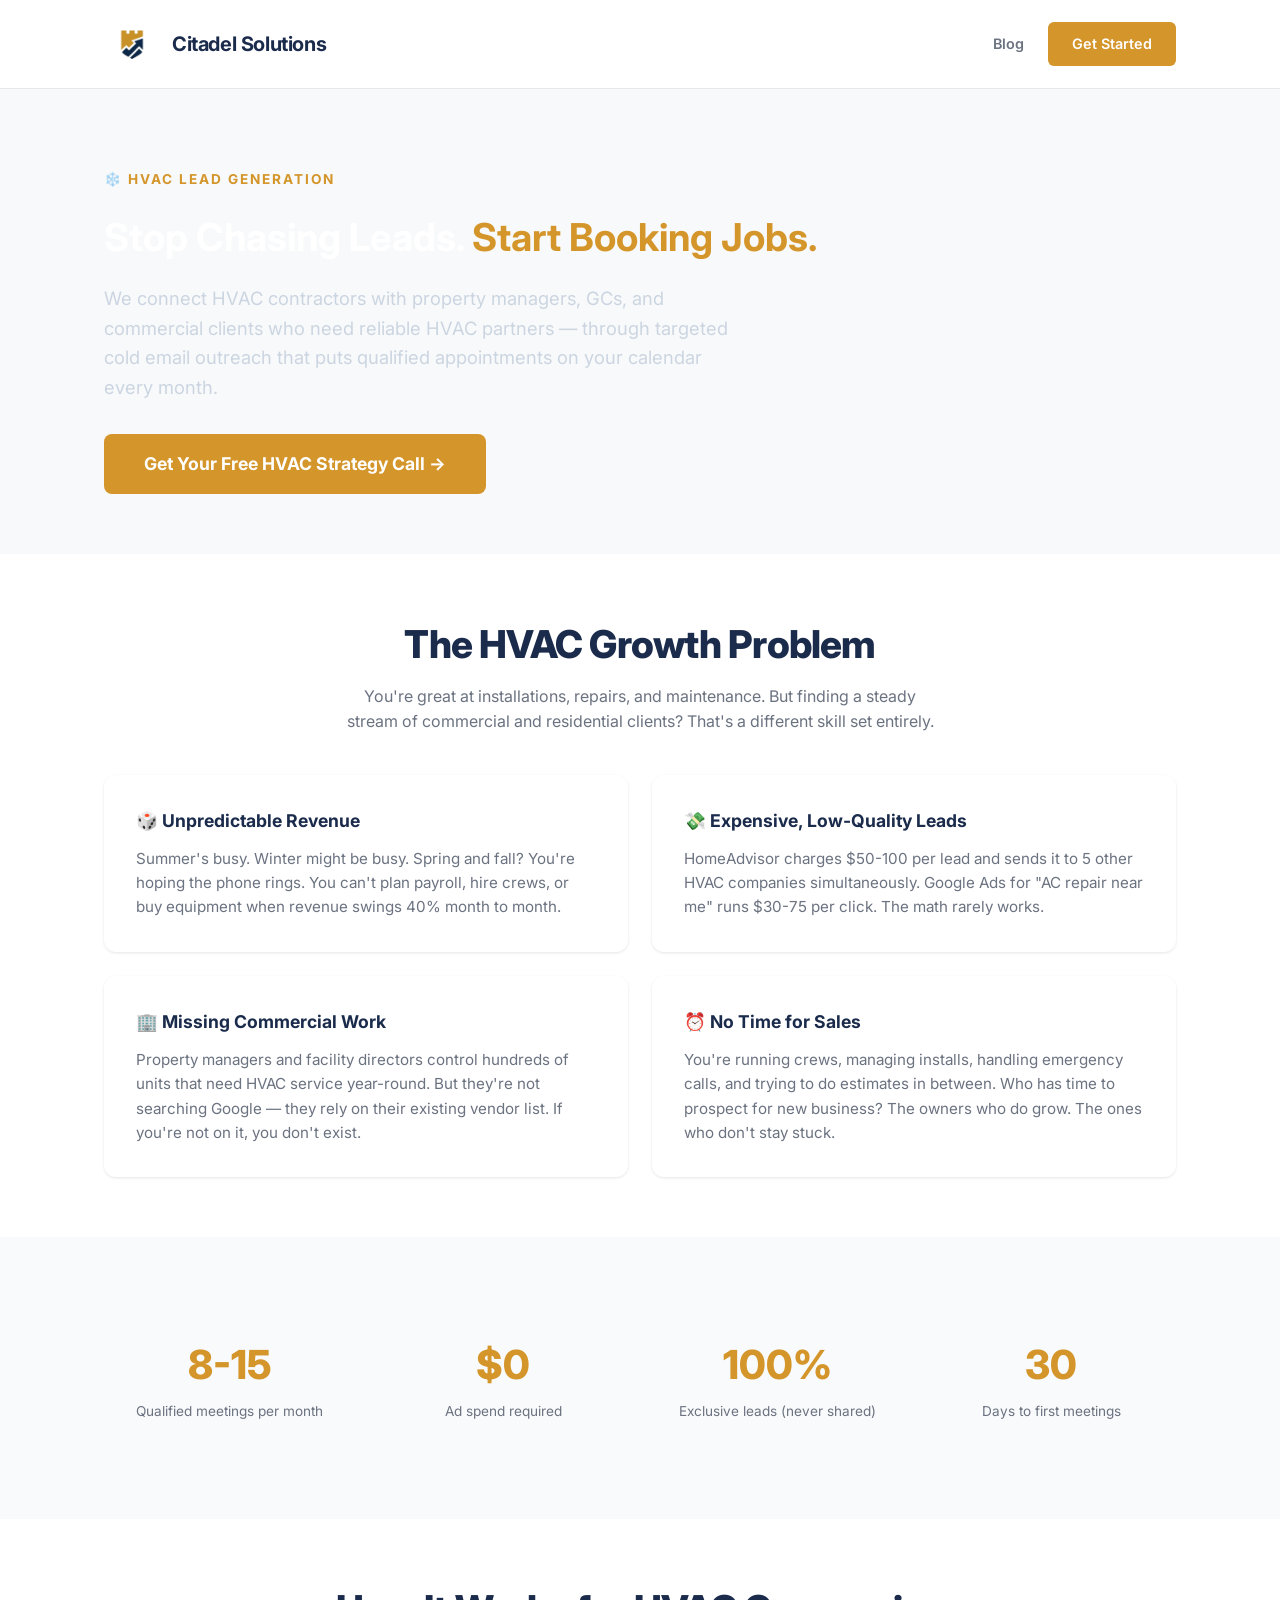
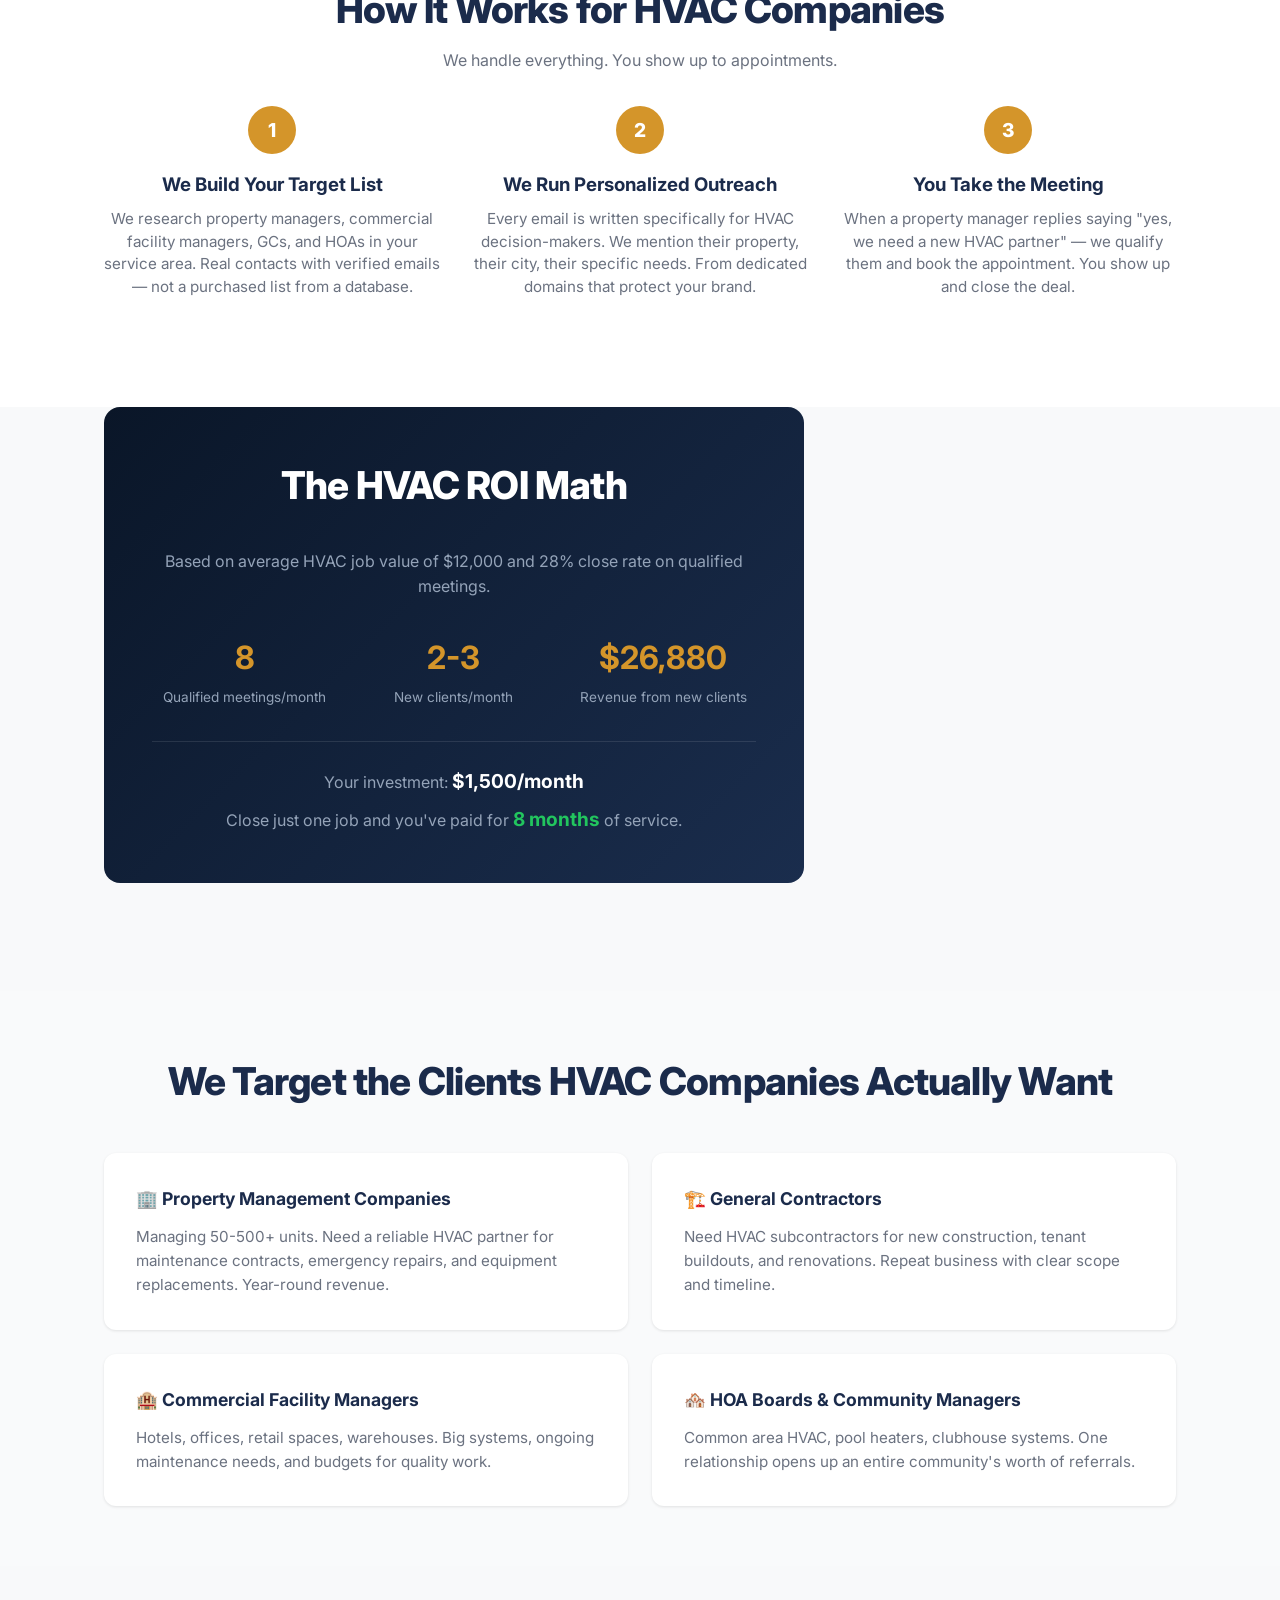
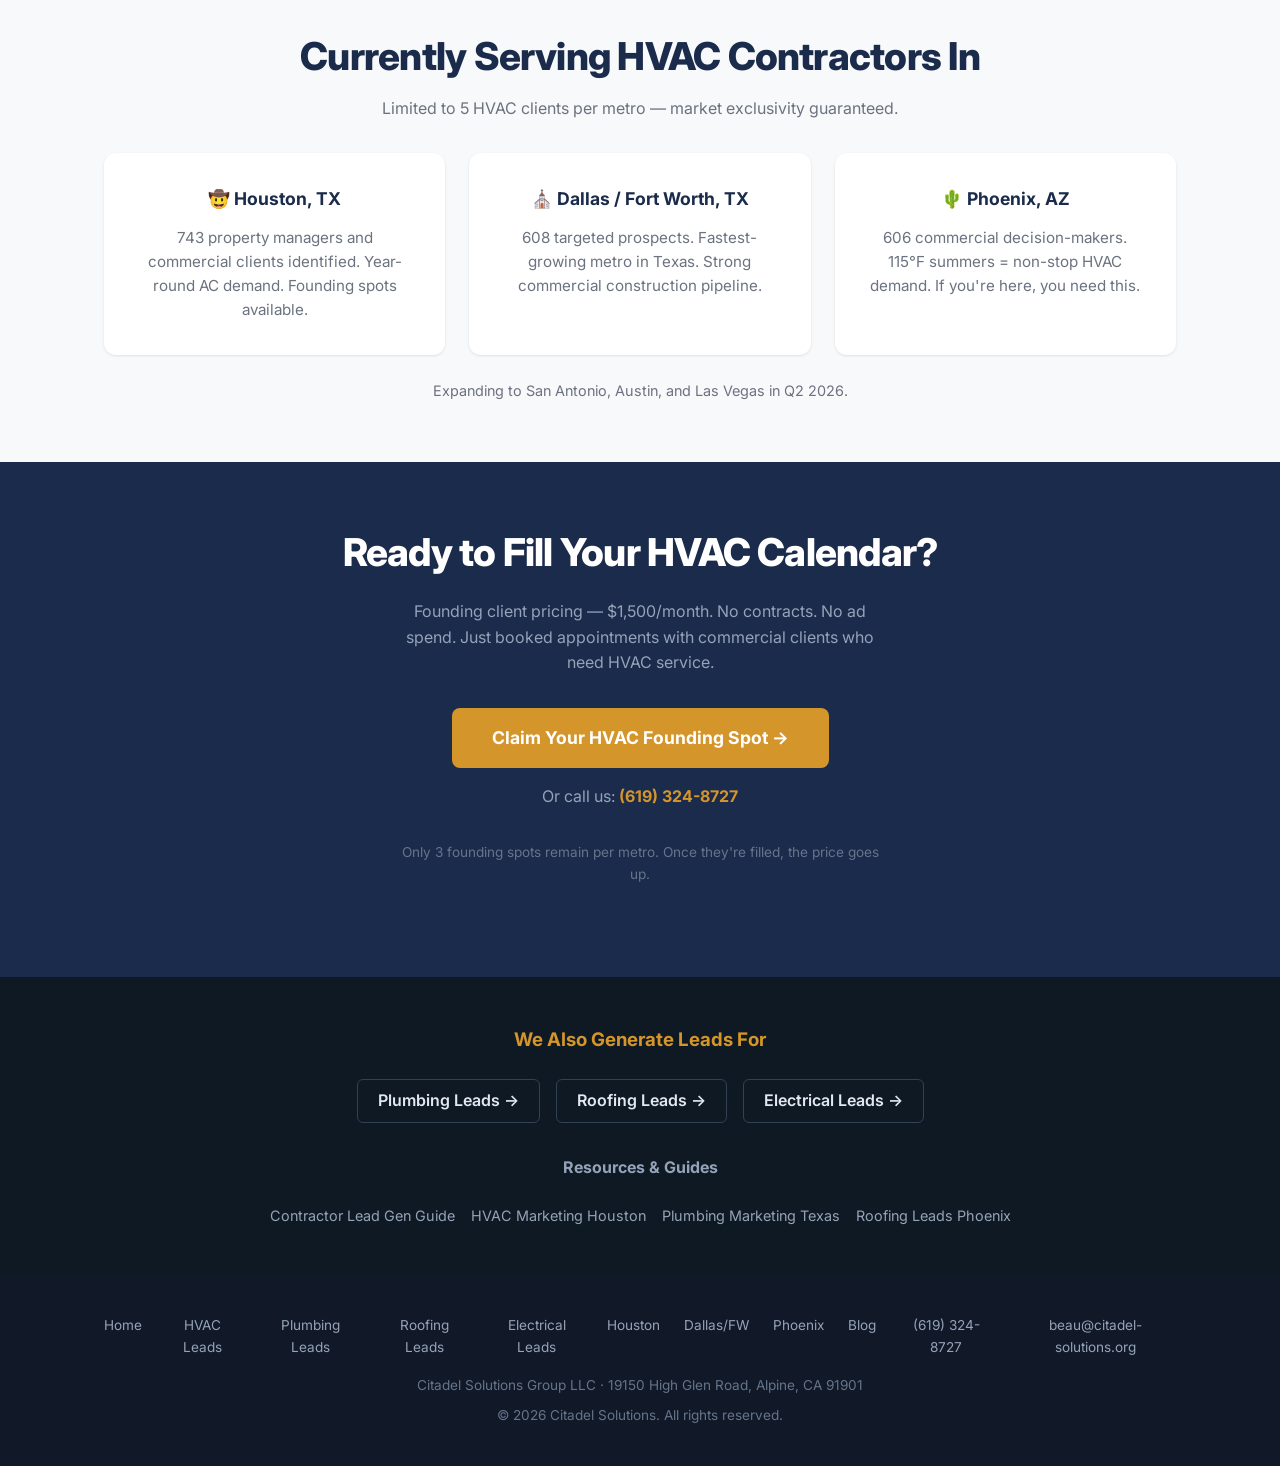
<file: hvac-lead-generation.html>
<!DOCTYPE html>
<html lang="en">
<head>
  <meta charset="UTF-8">
  <meta name="viewport" content="width=device-width, initial-scale=1.0">
  <title>HVAC Lead Generation — Get 8-15 Qualified Appointments Per Month | Citadel Solutions</title>
  <meta name="description" content="HVAC lead generation service that fills your calendar with qualified appointments. Exclusive leads in Houston, Dallas, Phoenix. No ads, no shared leads. $1,500/mo.">
  <link rel="canonical" href="https://citadel-solutions.org/hvac-lead-generation.html">

  <meta property="og:type" content="website">
  <meta property="og:url" content="https://citadel-solutions.org/hvac-lead-generation.html">
  <meta property="og:title" content="HVAC Lead Generation — 8-15 Qualified Appointments/Month">
  <meta property="og:description" content="Exclusive HVAC leads in Houston, Dallas, Phoenix. No ads, no shared leads. Month-to-month.">
  <meta property="og:image" content="https://citadel-solutions.org/assets/images/csg-logo-primary-transparent.png">

  <script type="application/ld+json">
  {
    "@context": "https://schema.org",
    "@type": "Service",
    "serviceType": "HVAC Lead Generation",
    "provider": {
      "@type": "Organization",
      "name": "Citadel Solutions",
      "url": "https://citadel-solutions.org"
    },
    "areaServed": [
      {"@type": "City", "name": "Houston", "addressRegion": "TX"},
      {"@type": "City", "name": "Dallas", "addressRegion": "TX"},
      {"@type": "City", "name": "Fort Worth", "addressRegion": "TX"},
      {"@type": "City", "name": "Phoenix", "addressRegion": "AZ"}
    ],
    "description": "Cold email lead generation service exclusively for HVAC contractors. 8-15 qualified appointments per month from property managers, GCs, and commercial clients."
  }
  </script>

  <link rel="preconnect" href="https://fonts.googleapis.com">
  <link rel="preconnect" href="https://fonts.gstatic.com" crossorigin>
  <link href="https://fonts.googleapis.com/css2?family=Inter:wght@400;600;700;800&display=swap" rel="stylesheet">
  <link rel="stylesheet" href="styles.css">
  <link rel="icon" href="favicon.ico">
  <style>
    .trade-hero { background: #1B2B4B; color: #fff; padding: 80px 0 60px; }
    .trade-hero h1 { font-size: 2.4rem; color: #fff; margin-bottom: 16px; }
    .trade-hero .subtitle { font-size: 1.15rem; color: #CBD5E1; max-width: 640px; line-height: 1.6; }
    .pain-grid { display: grid; grid-template-columns: repeat(2, 1fr); gap: 24px; margin-top: 40px; }
    .pain-card { background: #fff; border-radius: 12px; padding: 32px; box-shadow: 0 1px 3px rgba(0,0,0,0.1); }
    .pain-card h3 { color: #1B2B4B; margin-bottom: 12px; font-size: 1.1rem; }
    .pain-card p { color: #6B7280; font-size: 0.95rem; line-height: 1.6; }
    .metrics-row { display: grid; grid-template-columns: repeat(4, 1fr); gap: 24px; margin: 48px 0; }
    .metric { text-align: center; }
    .metric .num { font-size: 2.5rem; font-weight: 800; color: #D4952A; }
    .metric .lbl { color: #6B7280; font-size: 0.85rem; margin-top: 4px; }
    .how-section { background: #F9FAFB; padding: 60px 0; }
    .how-steps { display: grid; grid-template-columns: repeat(3, 1fr); gap: 32px; margin-top: 32px; }
    .how-step { text-align: center; }
    .how-step .step-n { display: inline-flex; width: 48px; height: 48px; align-items: center; justify-content: center; background: #D4952A; color: #fff; font-weight: 800; font-size: 1.2rem; border-radius: 50%; margin-bottom: 16px; }
    .how-step h3 { color: #1B2B4B; margin-bottom: 8px; }
    .how-step p { color: #6B7280; font-size: 0.95rem; line-height: 1.5; }
    .roi-box { background: linear-gradient(135deg, #0a1628 0%, #1a2d4d 100%); border-radius: 16px; padding: 48px; color: #fff; margin: 48px 0; }
    .roi-box h2 { text-align: center; margin-bottom: 32px; color: #fff; }
    .roi-grid { display: grid; grid-template-columns: repeat(3, 1fr); gap: 24px; text-align: center; }
    .roi-item .val { font-size: 2rem; font-weight: 700; color: #D4952A; }
    .roi-item .desc { color: #94A3B8; font-size: 0.85rem; margin-top: 4px; }
    .roi-bottom { border-top: 1px solid rgba(255,255,255,0.1); margin-top: 32px; padding-top: 24px; text-align: center; }
    .roi-bottom p { color: #94A3B8; }
    .roi-bottom strong { color: #22C55E; font-size: 1.2rem; }
    .trade-cta { background: #1B2B4B; padding: 60px 0; text-align: center; color: #fff; }
    .trade-cta h2 { color: #fff; margin-bottom: 16px; }
    .trade-cta p { color: #94A3B8; max-width: 500px; margin: 0 auto 32px; }
    @media (max-width: 768px) {
      .trade-hero h1 { font-size: 1.7rem; }
      .pain-grid { grid-template-columns: 1fr; }
      .metrics-row { grid-template-columns: repeat(2, 1fr); }
      .how-steps { grid-template-columns: 1fr; }
      .roi-grid { grid-template-columns: 1fr; }
    }
  </style>
</head>
<body>

<!-- NAV -->
<nav style="background:#FFFFFF; padding:16px 0; border-bottom:1px solid #E5E7EB;">
  <div class="container">
    <a href="/" class="logo">
      <img src="assets/images/csg-logo-primary-transparent.png" alt="CSG Logo">
      <span style="color:#1B2B4B;">Citadel Solutions</span>
    </a>
    <div style="display:flex; align-items:center; gap:24px;">
      <a href="/blog-contractor-lead-generation.html" style="color:#6B7280; text-decoration:none; font-weight:600; font-size:0.9rem;">Blog</a>
      <a href="mailto:beau@citadel-solutions.org?subject=HVAC%20Lead%20Generation%20Inquiry" class="cta-nav">Get Started</a>
    </div>
  </div>
</nav>

<!-- HERO -->
<section class="trade-hero">
  <div class="container">
    <p style="color:#D4952A; font-weight:700; text-transform:uppercase; letter-spacing:2px; font-size:0.85rem; margin-bottom:16px;">❄️ HVAC Lead Generation</p>
    <h1>Stop Chasing Leads. <span style="color:#D4952A;">Start Booking Jobs.</span></h1>
    <p class="subtitle">We connect HVAC contractors with property managers, GCs, and commercial clients who need reliable HVAC partners — through targeted cold email outreach that puts qualified appointments on your calendar every month.</p>
    <div style="margin-top:32px;">
      <a href="mailto:beau@citadel-solutions.org?subject=HVAC%20Lead%20Generation%20-%20Strategy%20Call&body=Hi%20Beau%2C%0A%0AI%20run%20an%20HVAC%20company%20and%20I%27m%20interested%20in%20your%20lead%20generation%20service.%0A%0AMy%20location%3A%20%0ACompany%20size%3A%20%0A%0AThanks" class="cta-button">Get Your Free HVAC Strategy Call →</a>
    </div>
  </div>
</section>

<!-- PAIN POINTS -->
<section style="padding:60px 0;">
  <div class="container">
    <h2 style="text-align:center; margin-bottom:8px;">The HVAC Growth Problem</h2>
    <p style="text-align:center; color:#6B7280; max-width:600px; margin:0 auto 40px;">You're great at installations, repairs, and maintenance. But finding a steady stream of commercial and residential clients? That's a different skill set entirely.</p>
    <div class="pain-grid">
      <div class="pain-card">
        <h3>🎲 Unpredictable Revenue</h3>
        <p>Summer's busy. Winter might be busy. Spring and fall? You're hoping the phone rings. You can't plan payroll, hire crews, or buy equipment when revenue swings 40% month to month.</p>
      </div>
      <div class="pain-card">
        <h3>💸 Expensive, Low-Quality Leads</h3>
        <p>HomeAdvisor charges $50-100 per lead and sends it to 5 other HVAC companies simultaneously. Google Ads for "AC repair near me" runs $30-75 per click. The math rarely works.</p>
      </div>
      <div class="pain-card">
        <h3>🏢 Missing Commercial Work</h3>
        <p>Property managers and facility directors control hundreds of units that need HVAC service year-round. But they're not searching Google — they rely on their existing vendor list. If you're not on it, you don't exist.</p>
      </div>
      <div class="pain-card">
        <h3>⏰ No Time for Sales</h3>
        <p>You're running crews, managing installs, handling emergency calls, and trying to do estimates in between. Who has time to prospect for new business? The owners who do grow. The ones who don't stay stuck.</p>
      </div>
    </div>
  </div>
</section>

<!-- METRICS -->
<section style="background:#F9FAFB; padding:48px 0;">
  <div class="container">
    <div class="metrics-row">
      <div class="metric">
        <div class="num">8-15</div>
        <div class="lbl">Qualified meetings per month</div>
      </div>
      <div class="metric">
        <div class="num">$0</div>
        <div class="lbl">Ad spend required</div>
      </div>
      <div class="metric">
        <div class="num">100%</div>
        <div class="lbl">Exclusive leads (never shared)</div>
      </div>
      <div class="metric">
        <div class="num">30</div>
        <div class="lbl">Days to first meetings</div>
      </div>
    </div>
  </div>
</section>

<!-- HOW IT WORKS -->
<section style="padding:60px 0;">
  <div class="container">
    <h2 style="text-align:center; margin-bottom:8px;">How It Works for HVAC Companies</h2>
    <p style="text-align:center; color:#6B7280; max-width:560px; margin:0 auto;">We handle everything. You show up to appointments.</p>
    <div class="how-steps">
      <div class="how-step">
        <div class="step-n">1</div>
        <h3>We Build Your Target List</h3>
        <p>We research property managers, commercial facility managers, GCs, and HOAs in your service area. Real contacts with verified emails — not a purchased list from a database.</p>
      </div>
      <div class="how-step">
        <div class="step-n">2</div>
        <h3>We Run Personalized Outreach</h3>
        <p>Every email is written specifically for HVAC decision-makers. We mention their property, their city, their specific needs. From dedicated domains that protect your brand.</p>
      </div>
      <div class="how-step">
        <div class="step-n">3</div>
        <h3>You Take the Meeting</h3>
        <p>When a property manager replies saying "yes, we need a new HVAC partner" — we qualify them and book the appointment. You show up and close the deal.</p>
      </div>
    </div>
  </div>
</section>

<!-- ROI -->
<section style="padding:0 0 60px;">
  <div class="container">
    <div class="roi-box">
      <h2>The HVAC ROI Math</h2>
      <p style="text-align:center; color:#94A3B8; margin-bottom:32px;">Based on average HVAC job value of $12,000 and 28% close rate on qualified meetings.</p>
      <div class="roi-grid">
        <div class="roi-item">
          <div class="val">8</div>
          <div class="desc">Qualified meetings/month</div>
        </div>
        <div class="roi-item">
          <div class="val">2-3</div>
          <div class="desc">New clients/month</div>
        </div>
        <div class="roi-item">
          <div class="val">$26,880</div>
          <div class="desc">Revenue from new clients</div>
        </div>
      </div>
      <div class="roi-bottom">
        <p>Your investment: <strong style="color:#fff;">$1,500/month</strong></p>
        <p style="margin-top:8px;">Close just one job and you've paid for <strong>8 months</strong> of service.</p>
      </div>
    </div>
  </div>
</section>

<!-- WHO WE TARGET -->
<section style="background:#F9FAFB; padding:60px 0;">
  <div class="container">
    <h2 style="text-align:center; margin-bottom:32px;">We Target the Clients HVAC Companies Actually Want</h2>
    <div class="pain-grid">
      <div class="pain-card">
        <h3>🏢 Property Management Companies</h3>
        <p>Managing 50-500+ units. Need a reliable HVAC partner for maintenance contracts, emergency repairs, and equipment replacements. Year-round revenue.</p>
      </div>
      <div class="pain-card">
        <h3>🏗️ General Contractors</h3>
        <p>Need HVAC subcontractors for new construction, tenant buildouts, and renovations. Repeat business with clear scope and timeline.</p>
      </div>
      <div class="pain-card">
        <h3>🏨 Commercial Facility Managers</h3>
        <p>Hotels, offices, retail spaces, warehouses. Big systems, ongoing maintenance needs, and budgets for quality work.</p>
      </div>
      <div class="pain-card">
        <h3>🏘️ HOA Boards & Community Managers</h3>
        <p>Common area HVAC, pool heaters, clubhouse systems. One relationship opens up an entire community's worth of referrals.</p>
      </div>
    </div>
  </div>
</section>

<!-- MARKETS -->
<section style="padding:60px 0;">
  <div class="container">
    <h2 style="text-align:center; margin-bottom:8px;">Currently Serving HVAC Contractors In</h2>
    <p style="text-align:center; color:#6B7280; margin-bottom:32px;">Limited to 5 HVAC clients per metro — market exclusivity guaranteed.</p>
    <div style="display:grid; grid-template-columns:repeat(3,1fr); gap:24px; text-align:center;">
      <div class="pain-card">
        <h3>🤠 Houston, TX</h3>
        <p>743 property managers and commercial clients identified. Year-round AC demand. Founding spots available.</p>
      </div>
      <div class="pain-card">
        <h3>⛪ Dallas / Fort Worth, TX</h3>
        <p>608 targeted prospects. Fastest-growing metro in Texas. Strong commercial construction pipeline.</p>
      </div>
      <div class="pain-card">
        <h3>🌵 Phoenix, AZ</h3>
        <p>606 commercial decision-makers. 115°F summers = non-stop HVAC demand. If you're here, you need this.</p>
      </div>
    </div>
    <p style="text-align:center; margin-top:24px; color:#6B7280; font-size:0.9rem;">Expanding to San Antonio, Austin, and Las Vegas in Q2 2026.</p>
  </div>
</section>

<!-- CTA -->
<section class="trade-cta">
  <div class="container">
    <h2>Ready to Fill Your HVAC Calendar?</h2>
    <p>Founding client pricing — $1,500/month. No contracts. No ad spend. Just booked appointments with commercial clients who need HVAC service.</p>
    <a href="mailto:beau@citadel-solutions.org?subject=HVAC%20Lead%20Generation%20-%20Founding%20Client&body=Hi%20Beau%2C%0A%0AI%20run%20an%20HVAC%20company%20and%20I%27m%20interested%20in%20your%20founding%20client%20offer.%0A%0AMy%20company%3A%20%0AMy%20location%3A%20%0ANumber%20of%20crews%3A%20%0A%0AThanks" class="cta-button">Claim Your HVAC Founding Spot →</a>
    <p style="margin-top:16px;"><a href="tel:+16193248727" style="color:#94A3B8; text-decoration:none;">Or call us: <strong style="color:#D4952A;">(619) 324-8727</strong></a></p>
    <p style="margin-top:24px; color:#64748B; font-size:0.85rem;">Only 3 founding spots remain per metro. Once they're filled, the price goes up.</p>
  </div>
</section>


<!-- Related Services -->
<section style="background:#0F1923; padding:48px 0;">
  <div class="container">
    <h3 style="color:#D4952A; text-align:center; margin-bottom:24px;">We Also Generate Leads For</h3>
    <div style="display:flex; flex-wrap:wrap; justify-content:center; gap:16px; margin-bottom:32px;">
      <a href="/plumbing-lead-generation.html" style="color:#E2E8F0; text-decoration:none; padding:8px 20px; border:1px solid #334155; border-radius:6px; font-weight:600; transition:all 0.2s;" onmouseover="this.style.borderColor='#D4952A';this.style.color='#D4952A'" onmouseout="this.style.borderColor='#334155';this.style.color='#E2E8F0'">Plumbing Leads →</a>
      <a href="/roofing-lead-generation.html" style="color:#E2E8F0; text-decoration:none; padding:8px 20px; border:1px solid #334155; border-radius:6px; font-weight:600; transition:all 0.2s;" onmouseover="this.style.borderColor='#D4952A';this.style.color='#D4952A'" onmouseout="this.style.borderColor='#334155';this.style.color='#E2E8F0'">Roofing Leads →</a>
      <a href="/electrical-lead-generation.html" style="color:#E2E8F0; text-decoration:none; padding:8px 20px; border:1px solid #334155; border-radius:6px; font-weight:600; transition:all 0.2s;" onmouseover="this.style.borderColor='#D4952A';this.style.color='#D4952A'" onmouseout="this.style.borderColor='#334155';this.style.color='#E2E8F0'">Electrical Leads →</a>
    </div>
    <h3 style="color:#94A3B8; text-align:center; margin-bottom:24px; font-size:1rem;">Resources &amp; Guides</h3>
    <div style="display:flex; flex-wrap:wrap; justify-content:center; gap:16px;">
      <a href="/blog-contractor-lead-generation.html" style="color:#94A3B8; text-decoration:none; font-size:0.9rem;" onmouseover="this.style.color='#D4952A'" onmouseout="this.style.color='#94A3B8'">Contractor Lead Gen Guide</a>
      <a href="/blog-hvac-marketing-houston.html" style="color:#94A3B8; text-decoration:none; font-size:0.9rem;" onmouseover="this.style.color='#D4952A'" onmouseout="this.style.color='#94A3B8'">HVAC Marketing Houston</a>
      <a href="/blog-plumbing-marketing-texas.html" style="color:#94A3B8; text-decoration:none; font-size:0.9rem;" onmouseover="this.style.color='#D4952A'" onmouseout="this.style.color='#94A3B8'">Plumbing Marketing Texas</a>
      <a href="/blog-roofing-leads-phoenix.html" style="color:#94A3B8; text-decoration:none; font-size:0.9rem;" onmouseover="this.style.color='#D4952A'" onmouseout="this.style.color='#94A3B8'">Roofing Leads Phoenix</a>
    </div>
  </div>
</section>

<!-- FOOTER -->
<footer>
  <div class="container">
    <div class="footer-links">
      <a href="/">Home</a>
      <a href="/hvac-lead-generation.html">HVAC Leads</a>
      <a href="/plumbing-lead-generation.html">Plumbing Leads</a>
      <a href="/roofing-lead-generation.html">Roofing Leads</a>
      <a href="/electrical-lead-generation.html">Electrical Leads</a>
      <a href="/houston-lead-generation.html">Houston</a>
      <a href="/dallas-lead-generation.html">Dallas/FW</a>
      <a href="/phoenix-lead-generation.html">Phoenix</a>
      <a href="/blog.html">Blog</a>
      <a href="tel:+16193248727">(619) 324-8727</a>
      <a href="mailto:beau@citadel-solutions.org">beau@citadel-solutions.org</a>
    </div>
    <p>Citadel Solutions Group LLC · 19150 High Glen Road, Alpine, CA 91901</p>
    <p style="margin-top:8px;">© 2026 Citadel Solutions. All rights reserved.</p>
  </div>
</footer>

</body>
</html>
</file>
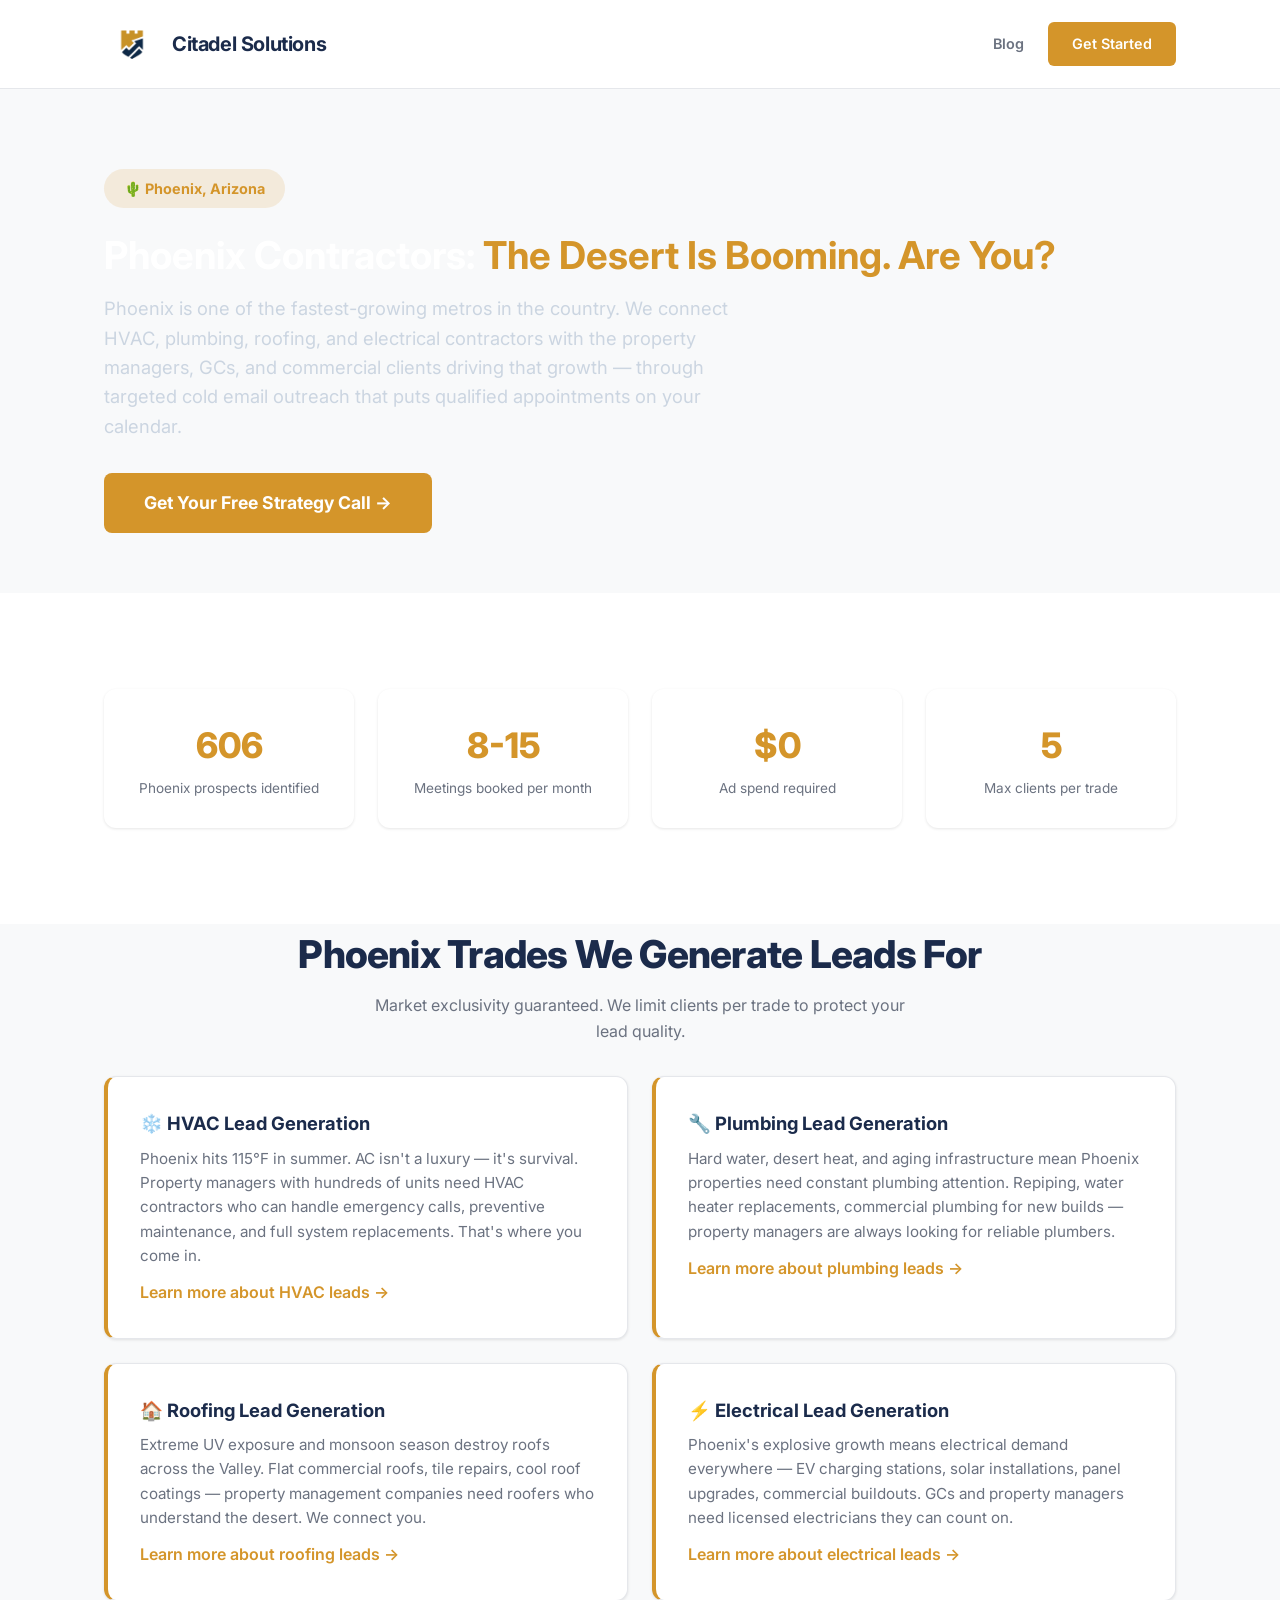
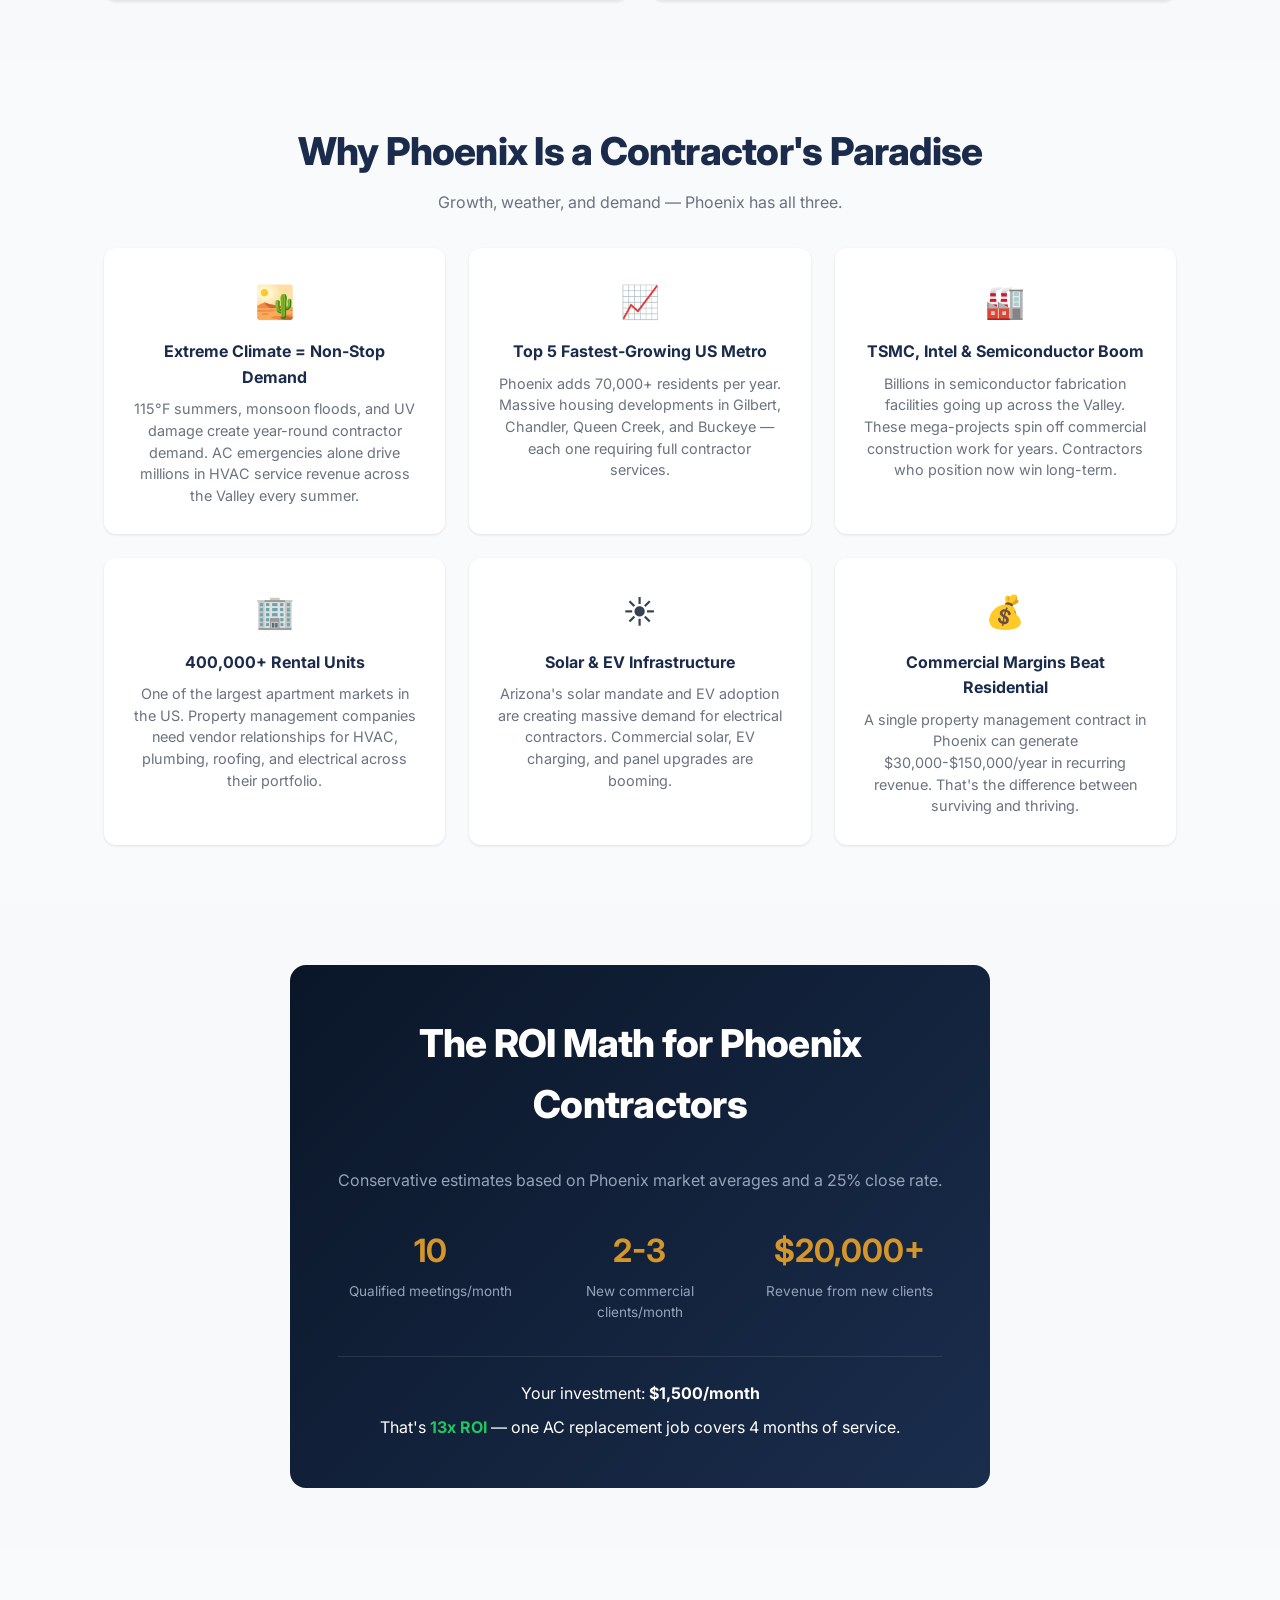
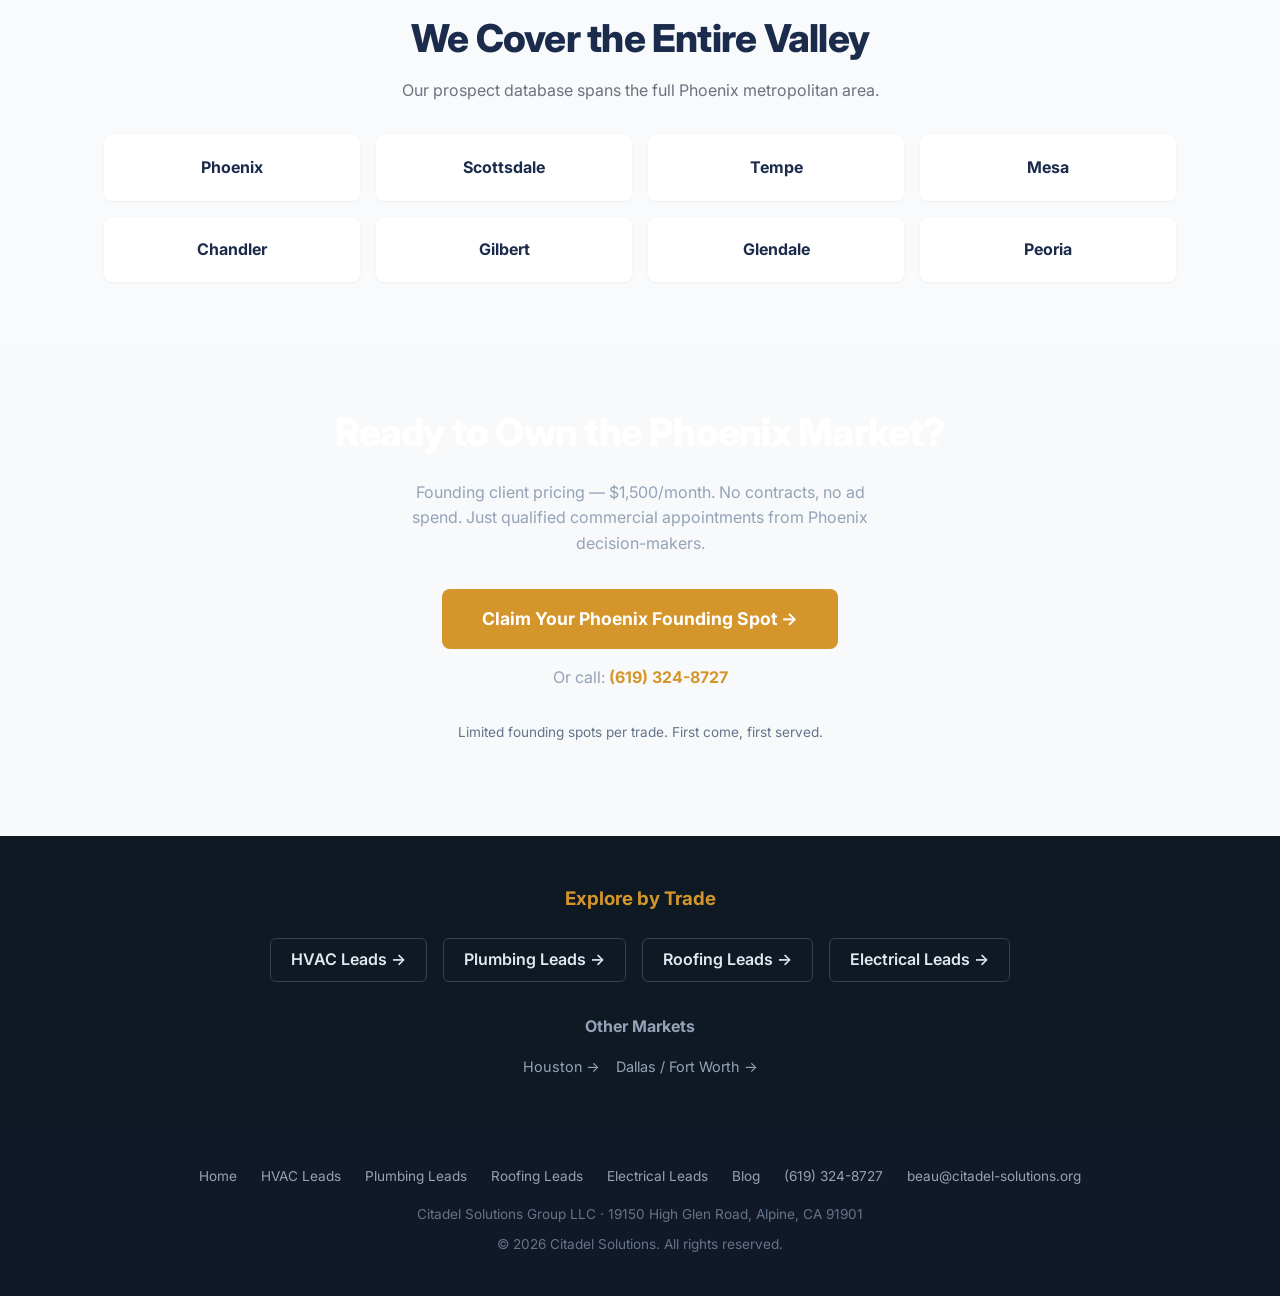
<file: phoenix-lead-generation.html>
<!DOCTYPE html>
<html lang="en">
<head>
  <meta charset="UTF-8">
  <meta name="viewport" content="width=device-width, initial-scale=1.0">
  <title>Phoenix Contractor Lead Generation — HVAC, Plumbing, Roofing & Electrical Leads | Citadel Solutions</title>
  <meta name="description" content="Exclusive lead generation for Phoenix contractors. HVAC, plumbing, roofing, and electrical companies get 8-15 qualified appointments per month. No ads, no shared leads.">
  <link rel="canonical" href="https://citadel-solutions.org/phoenix-lead-generation.html">

  <meta property="og:type" content="website">
  <meta property="og:url" content="https://citadel-solutions.org/phoenix-lead-generation.html">
  <meta property="og:title" content="Phoenix Contractor Lead Generation — 8-15 Qualified Appointments/Month">
  <meta property="og:description" content="Exclusive leads for Phoenix HVAC, plumbing, roofing, and electrical companies. No ads, no shared leads.">
  <meta property="og:image" content="https://citadel-solutions.org/assets/images/csg-logo-primary-transparent.png">

  <script type="application/ld+json">
  {
    "@context": "https://schema.org",
    "@type": "Service",
    "serviceType": "Contractor Lead Generation",
    "provider": {
      "@type": "Organization",
      "name": "Citadel Solutions",
      "url": "https://citadel-solutions.org"
    },
    "areaServed": [
      {"@type": "City", "name": "Phoenix", "addressRegion": "AZ"},
      {"@type": "City", "name": "Scottsdale", "addressRegion": "AZ"},
      {"@type": "City", "name": "Tempe", "addressRegion": "AZ"},
      {"@type": "City", "name": "Mesa", "addressRegion": "AZ"},
      {"@type": "City", "name": "Chandler", "addressRegion": "AZ"},
      {"@type": "City", "name": "Gilbert", "addressRegion": "AZ"}
    ],
    "description": "Exclusive cold email lead generation for Phoenix contractors. HVAC, plumbing, roofing, and electrical companies get 8-15 qualified commercial appointments per month."
  }
  </script>

  <link rel="preconnect" href="https://fonts.googleapis.com">
  <link rel="preconnect" href="https://fonts.gstatic.com" crossorigin>
  <link href="https://fonts.googleapis.com/css2?family=Inter:wght@400;600;700;800&display=swap" rel="stylesheet">
  <link rel="stylesheet" href="styles.css">
  <link rel="icon" href="favicon.ico">
  <style>
    .metro-hero { background: linear-gradient(135deg, #1B2B4B 0%, #0a1628 100%); color: #fff; padding: 80px 0 60px; }
    .metro-hero h1 { font-size: 2.4rem; color: #fff; margin-bottom: 16px; line-height: 1.2; }
    .metro-hero .subtitle { font-size: 1.15rem; color: #CBD5E1; max-width: 640px; line-height: 1.6; }
    .metro-badge { display: inline-block; background: rgba(212,149,42,0.15); color: #D4952A; padding: 8px 20px; border-radius: 50px; font-weight: 700; font-size: 0.9rem; margin-bottom: 24px; }
    .stats-bar { display: grid; grid-template-columns: repeat(4, 1fr); gap: 24px; margin: 48px 0; }
    .stat-card { background: #fff; border-radius: 12px; padding: 28px; text-align: center; box-shadow: 0 1px 3px rgba(0,0,0,0.1); }
    .stat-card .num { font-size: 2.2rem; font-weight: 800; color: #D4952A; }
    .stat-card .lbl { color: #6B7280; font-size: 0.85rem; margin-top: 4px; }
    .trade-grid { display: grid; grid-template-columns: repeat(2, 1fr); gap: 24px; margin-top: 32px; }
    .trade-card { background: #fff; border-radius: 12px; padding: 32px; box-shadow: 0 1px 3px rgba(0,0,0,0.1); border-left: 4px solid #D4952A; }
    .trade-card h3 { color: #1B2B4B; margin-bottom: 8px; font-size: 1.15rem; }
    .trade-card p { color: #6B7280; font-size: 0.95rem; line-height: 1.6; }
    .trade-card .trade-link { display: inline-block; margin-top: 12px; color: #D4952A; font-weight: 600; text-decoration: none; }
    .trade-card .trade-link:hover { text-decoration: underline; }
    .why-section { background: #F9FAFB; padding: 60px 0; }
    .why-grid { display: grid; grid-template-columns: repeat(3, 1fr); gap: 24px; margin-top: 32px; }
    .why-card { background: #fff; border-radius: 12px; padding: 28px; box-shadow: 0 1px 3px rgba(0,0,0,0.1); text-align: center; }
    .why-card .icon { font-size: 2rem; margin-bottom: 12px; }
    .why-card h3 { color: #1B2B4B; margin-bottom: 8px; font-size: 1rem; }
    .why-card p { color: #6B7280; font-size: 0.9rem; line-height: 1.5; }
    .roi-section { padding: 60px 0; }
    .roi-box { background: linear-gradient(135deg, #0a1628 0%, #1a2d4d 100%); border-radius: 16px; padding: 48px; color: #fff; }
    .roi-box h2 { text-align: center; margin-bottom: 32px; color: #fff; }
    .roi-grid { display: grid; grid-template-columns: repeat(3, 1fr); gap: 24px; text-align: center; }
    .roi-item .val { font-size: 2rem; font-weight: 700; color: #D4952A; }
    .roi-item .desc { color: #94A3B8; font-size: 0.85rem; margin-top: 4px; }
    .roi-bottom { border-top: 1px solid rgba(255,255,255,0.1); margin-top: 32px; padding-top: 24px; text-align: center; }
    .metro-cta { background: #1B2B4B; padding: 60px 0; text-align: center; color: #fff; }
    .metro-cta h2 { color: #fff; margin-bottom: 16px; }
    .metro-cta p { color: #94A3B8; max-width: 500px; margin: 0 auto 32px; }
    @media (max-width: 768px) {
      .metro-hero h1 { font-size: 1.7rem; }
      .stats-bar { grid-template-columns: repeat(2, 1fr); }
      .trade-grid { grid-template-columns: 1fr; }
      .why-grid { grid-template-columns: 1fr; }
      .roi-grid { grid-template-columns: 1fr; }
    }
  </style>
</head>
<body>

<!-- NAV -->
<nav style="background:#FFFFFF; padding:16px 0; border-bottom:1px solid #E5E7EB;">
  <div class="container">
    <a href="/" class="logo">
      <img src="assets/images/csg-logo-primary-transparent.png" alt="CSG Logo">
      <span style="color:#1B2B4B;">Citadel Solutions</span>
    </a>
    <div style="display:flex; align-items:center; gap:24px;">
      <a href="/blog.html" style="color:#6B7280; text-decoration:none; font-weight:600; font-size:0.9rem;">Blog</a>
      <a href="mailto:beau@citadel-solutions.org?subject=Phoenix%20Lead%20Generation%20Inquiry" class="cta-nav">Get Started</a>
    </div>
  </div>
</nav>

<!-- HERO -->
<section class="metro-hero">
  <div class="container">
    <div class="metro-badge">🌵 Phoenix, Arizona</div>
    <h1>Phoenix Contractors: <span style="color:#D4952A;">The Desert Is Booming. Are You?</span></h1>
    <p class="subtitle">Phoenix is one of the fastest-growing metros in the country. We connect HVAC, plumbing, roofing, and electrical contractors with the property managers, GCs, and commercial clients driving that growth — through targeted cold email outreach that puts qualified appointments on your calendar.</p>
    <div style="margin-top:32px;">
      <a href="mailto:beau@citadel-solutions.org?subject=Phoenix%20Lead%20Generation%20-%20Strategy%20Call&body=Hi%20Beau%2C%0A%0AI%20run%20a%20contracting%20company%20in%20the%20Phoenix%20area%20and%20I%27m%20interested%20in%20your%20lead%20generation%20service.%0A%0AMy%20trade%3A%20%0ACompany%20name%3A%20%0AService%20area%3A%20%0A%0AThanks" class="cta-button">Get Your Free Strategy Call →</a>
    </div>
  </div>
</section>

<!-- STATS -->
<section style="padding:48px 0;">
  <div class="container">
    <div class="stats-bar">
      <div class="stat-card">
        <div class="num">606</div>
        <div class="lbl">Phoenix prospects identified</div>
      </div>
      <div class="stat-card">
        <div class="num">8-15</div>
        <div class="lbl">Meetings booked per month</div>
      </div>
      <div class="stat-card">
        <div class="num">$0</div>
        <div class="lbl">Ad spend required</div>
      </div>
      <div class="stat-card">
        <div class="num">5</div>
        <div class="lbl">Max clients per trade</div>
      </div>
    </div>
  </div>
</section>

<!-- TRADES -->
<section style="padding:0 0 60px;">
  <div class="container">
    <h2 style="text-align:center; margin-bottom:8px;">Phoenix Trades We Generate Leads For</h2>
    <p style="text-align:center; color:#6B7280; max-width:560px; margin:0 auto 32px;">Market exclusivity guaranteed. We limit clients per trade to protect your lead quality.</p>
    <div class="trade-grid">
      <div class="trade-card">
        <h3>❄️ HVAC Lead Generation</h3>
        <p>Phoenix hits 115°F in summer. AC isn't a luxury — it's survival. Property managers with hundreds of units need HVAC contractors who can handle emergency calls, preventive maintenance, and full system replacements. That's where you come in.</p>
        <a href="/hvac-lead-generation.html" class="trade-link">Learn more about HVAC leads →</a>
      </div>
      <div class="trade-card">
        <h3>🔧 Plumbing Lead Generation</h3>
        <p>Hard water, desert heat, and aging infrastructure mean Phoenix properties need constant plumbing attention. Repiping, water heater replacements, commercial plumbing for new builds — property managers are always looking for reliable plumbers.</p>
        <a href="/plumbing-lead-generation.html" class="trade-link">Learn more about plumbing leads →</a>
      </div>
      <div class="trade-card">
        <h3>🏠 Roofing Lead Generation</h3>
        <p>Extreme UV exposure and monsoon season destroy roofs across the Valley. Flat commercial roofs, tile repairs, cool roof coatings — property management companies need roofers who understand the desert. We connect you.</p>
        <a href="/roofing-lead-generation.html" class="trade-link">Learn more about roofing leads →</a>
      </div>
      <div class="trade-card">
        <h3>⚡ Electrical Lead Generation</h3>
        <p>Phoenix's explosive growth means electrical demand everywhere — EV charging stations, solar installations, panel upgrades, commercial buildouts. GCs and property managers need licensed electricians they can count on.</p>
        <a href="/electrical-lead-generation.html" class="trade-link">Learn more about electrical leads →</a>
      </div>
    </div>
  </div>
</section>

<!-- WHY PHOENIX -->
<section class="why-section">
  <div class="container">
    <h2 style="text-align:center; margin-bottom:8px;">Why Phoenix Is a Contractor's Paradise</h2>
    <p style="text-align:center; color:#6B7280; max-width:600px; margin:0 auto;">Growth, weather, and demand — Phoenix has all three.</p>
    <div class="why-grid">
      <div class="why-card">
        <div class="icon">🏜️</div>
        <h3>Extreme Climate = Non-Stop Demand</h3>
        <p>115°F summers, monsoon floods, and UV damage create year-round contractor demand. AC emergencies alone drive millions in HVAC service revenue across the Valley every summer.</p>
      </div>
      <div class="why-card">
        <div class="icon">📈</div>
        <h3>Top 5 Fastest-Growing US Metro</h3>
        <p>Phoenix adds 70,000+ residents per year. Massive housing developments in Gilbert, Chandler, Queen Creek, and Buckeye — each one requiring full contractor services.</p>
      </div>
      <div class="why-card">
        <div class="icon">🏭</div>
        <h3>TSMC, Intel & Semiconductor Boom</h3>
        <p>Billions in semiconductor fabrication facilities going up across the Valley. These mega-projects spin off commercial construction work for years. Contractors who position now win long-term.</p>
      </div>
      <div class="why-card">
        <div class="icon">🏢</div>
        <h3>400,000+ Rental Units</h3>
        <p>One of the largest apartment markets in the US. Property management companies need vendor relationships for HVAC, plumbing, roofing, and electrical across their portfolio.</p>
      </div>
      <div class="why-card">
        <div class="icon">☀️</div>
        <h3>Solar & EV Infrastructure</h3>
        <p>Arizona's solar mandate and EV adoption are creating massive demand for electrical contractors. Commercial solar, EV charging, and panel upgrades are booming.</p>
      </div>
      <div class="why-card">
        <div class="icon">💰</div>
        <h3>Commercial Margins Beat Residential</h3>
        <p>A single property management contract in Phoenix can generate $30,000-$150,000/year in recurring revenue. That's the difference between surviving and thriving.</p>
      </div>
    </div>
  </div>
</section>

<!-- ROI -->
<section class="roi-section">
  <div class="container">
    <div class="roi-box">
      <h2>The ROI Math for Phoenix Contractors</h2>
      <p style="text-align:center; color:#94A3B8; margin-bottom:32px;">Conservative estimates based on Phoenix market averages and a 25% close rate.</p>
      <div class="roi-grid">
        <div class="roi-item">
          <div class="val">10</div>
          <div class="desc">Qualified meetings/month</div>
        </div>
        <div class="roi-item">
          <div class="val">2-3</div>
          <div class="desc">New commercial clients/month</div>
        </div>
        <div class="roi-item">
          <div class="val">$20,000+</div>
          <div class="desc">Revenue from new clients</div>
        </div>
      </div>
      <div class="roi-bottom">
        <p>Your investment: <strong style="color:#fff;">$1,500/month</strong></p>
        <p style="margin-top:8px;">That's <strong style="color:#22C55E;">13x ROI</strong> — one AC replacement job covers 4 months of service.</p>
      </div>
    </div>
  </div>
</section>

<!-- COVERAGE -->
<section style="background:#F9FAFB; padding:60px 0;">
  <div class="container">
    <h2 style="text-align:center; margin-bottom:8px;">We Cover the Entire Valley</h2>
    <p style="text-align:center; color:#6B7280; max-width:560px; margin:0 auto 32px;">Our prospect database spans the full Phoenix metropolitan area.</p>
    <div style="display:grid; grid-template-columns:repeat(4,1fr); gap:16px; text-align:center;">
      <div style="background:#fff; padding:20px; border-radius:8px; box-shadow:0 1px 3px rgba(0,0,0,0.05);">
        <p style="font-weight:700; color:#1B2B4B;">Phoenix</p>
      </div>
      <div style="background:#fff; padding:20px; border-radius:8px; box-shadow:0 1px 3px rgba(0,0,0,0.05);">
        <p style="font-weight:700; color:#1B2B4B;">Scottsdale</p>
      </div>
      <div style="background:#fff; padding:20px; border-radius:8px; box-shadow:0 1px 3px rgba(0,0,0,0.05);">
        <p style="font-weight:700; color:#1B2B4B;">Tempe</p>
      </div>
      <div style="background:#fff; padding:20px; border-radius:8px; box-shadow:0 1px 3px rgba(0,0,0,0.05);">
        <p style="font-weight:700; color:#1B2B4B;">Mesa</p>
      </div>
      <div style="background:#fff; padding:20px; border-radius:8px; box-shadow:0 1px 3px rgba(0,0,0,0.05);">
        <p style="font-weight:700; color:#1B2B4B;">Chandler</p>
      </div>
      <div style="background:#fff; padding:20px; border-radius:8px; box-shadow:0 1px 3px rgba(0,0,0,0.05);">
        <p style="font-weight:700; color:#1B2B4B;">Gilbert</p>
      </div>
      <div style="background:#fff; padding:20px; border-radius:8px; box-shadow:0 1px 3px rgba(0,0,0,0.05);">
        <p style="font-weight:700; color:#1B2B4B;">Glendale</p>
      </div>
      <div style="background:#fff; padding:20px; border-radius:8px; box-shadow:0 1px 3px rgba(0,0,0,0.05);">
        <p style="font-weight:700; color:#1B2B4B;">Peoria</p>
      </div>
    </div>
  </div>
</section>

<!-- CTA -->
<section class="metro-cta">
  <div class="container">
    <h2>Ready to Own the Phoenix Market?</h2>
    <p>Founding client pricing — $1,500/month. No contracts, no ad spend. Just qualified commercial appointments from Phoenix decision-makers.</p>
    <a href="mailto:beau@citadel-solutions.org?subject=Phoenix%20Lead%20Generation%20-%20Founding%20Client&body=Hi%20Beau%2C%0A%0AI%20run%20a%20contracting%20company%20in%20Phoenix%20and%20I%27m%20interested%20in%20your%20founding%20client%20offer.%0A%0AMy%20trade%3A%20%0ACompany%20name%3A%20%0AService%20area%3A%20%0A%0AThanks" class="cta-button">Claim Your Phoenix Founding Spot →</a>
    <p style="margin-top:16px;"><a href="tel:+16193248727" style="color:#94A3B8; text-decoration:none;">Or call: <strong style="color:#D4952A;">(619) 324-8727</strong></a></p>
    <p style="margin-top:24px; color:#64748B; font-size:0.85rem;">Limited founding spots per trade. First come, first served.</p>
  </div>
</section>

<!-- RELATED -->
<section style="background:#0F1923; padding:48px 0;">
  <div class="container">
    <h3 style="color:#D4952A; text-align:center; margin-bottom:24px;">Explore by Trade</h3>
    <div style="display:flex; flex-wrap:wrap; justify-content:center; gap:16px; margin-bottom:32px;">
      <a href="/hvac-lead-generation.html" style="color:#E2E8F0; text-decoration:none; padding:8px 20px; border:1px solid #334155; border-radius:6px; font-weight:600;" onmouseover="this.style.borderColor='#D4952A';this.style.color='#D4952A'" onmouseout="this.style.borderColor='#334155';this.style.color='#E2E8F0'">HVAC Leads →</a>
      <a href="/plumbing-lead-generation.html" style="color:#E2E8F0; text-decoration:none; padding:8px 20px; border:1px solid #334155; border-radius:6px; font-weight:600;" onmouseover="this.style.borderColor='#D4952A';this.style.color='#D4952A'" onmouseout="this.style.borderColor='#334155';this.style.color='#E2E8F0'">Plumbing Leads →</a>
      <a href="/roofing-lead-generation.html" style="color:#E2E8F0; text-decoration:none; padding:8px 20px; border:1px solid #334155; border-radius:6px; font-weight:600;" onmouseover="this.style.borderColor='#D4952A';this.style.color='#D4952A'" onmouseout="this.style.borderColor='#334155';this.style.color='#E2E8F0'">Roofing Leads →</a>
      <a href="/electrical-lead-generation.html" style="color:#E2E8F0; text-decoration:none; padding:8px 20px; border:1px solid #334155; border-radius:6px; font-weight:600;" onmouseover="this.style.borderColor='#D4952A';this.style.color='#D4952A'" onmouseout="this.style.borderColor='#334155';this.style.color='#E2E8F0'">Electrical Leads →</a>
    </div>
    <h3 style="color:#94A3B8; text-align:center; margin-bottom:16px; font-size:1rem;">Other Markets</h3>
    <div style="display:flex; flex-wrap:wrap; justify-content:center; gap:16px;">
      <a href="/houston-lead-generation.html" style="color:#94A3B8; text-decoration:none; font-size:0.9rem;" onmouseover="this.style.color='#D4952A'" onmouseout="this.style.color='#94A3B8'">Houston →</a>
      <a href="/dallas-lead-generation.html" style="color:#94A3B8; text-decoration:none; font-size:0.9rem;" onmouseover="this.style.color='#D4952A'" onmouseout="this.style.color='#94A3B8'">Dallas / Fort Worth →</a>
    </div>
  </div>
</section>

<!-- FOOTER -->
<footer>
  <div class="container">
    <div class="footer-links">
      <a href="/">Home</a>
      <a href="/hvac-lead-generation.html">HVAC Leads</a>
      <a href="/plumbing-lead-generation.html">Plumbing Leads</a>
      <a href="/roofing-lead-generation.html">Roofing Leads</a>
      <a href="/electrical-lead-generation.html">Electrical Leads</a>
      <a href="/blog.html">Blog</a>
      <a href="tel:+16193248727">(619) 324-8727</a>
      <a href="mailto:beau@citadel-solutions.org">beau@citadel-solutions.org</a>
    </div>
    <p>Citadel Solutions Group LLC · 19150 High Glen Road, Alpine, CA 91901</p>
    <p style="margin-top:8px;">© 2026 Citadel Solutions. All rights reserved.</p>
  </div>
</footer>

</body>
</html>
</file>
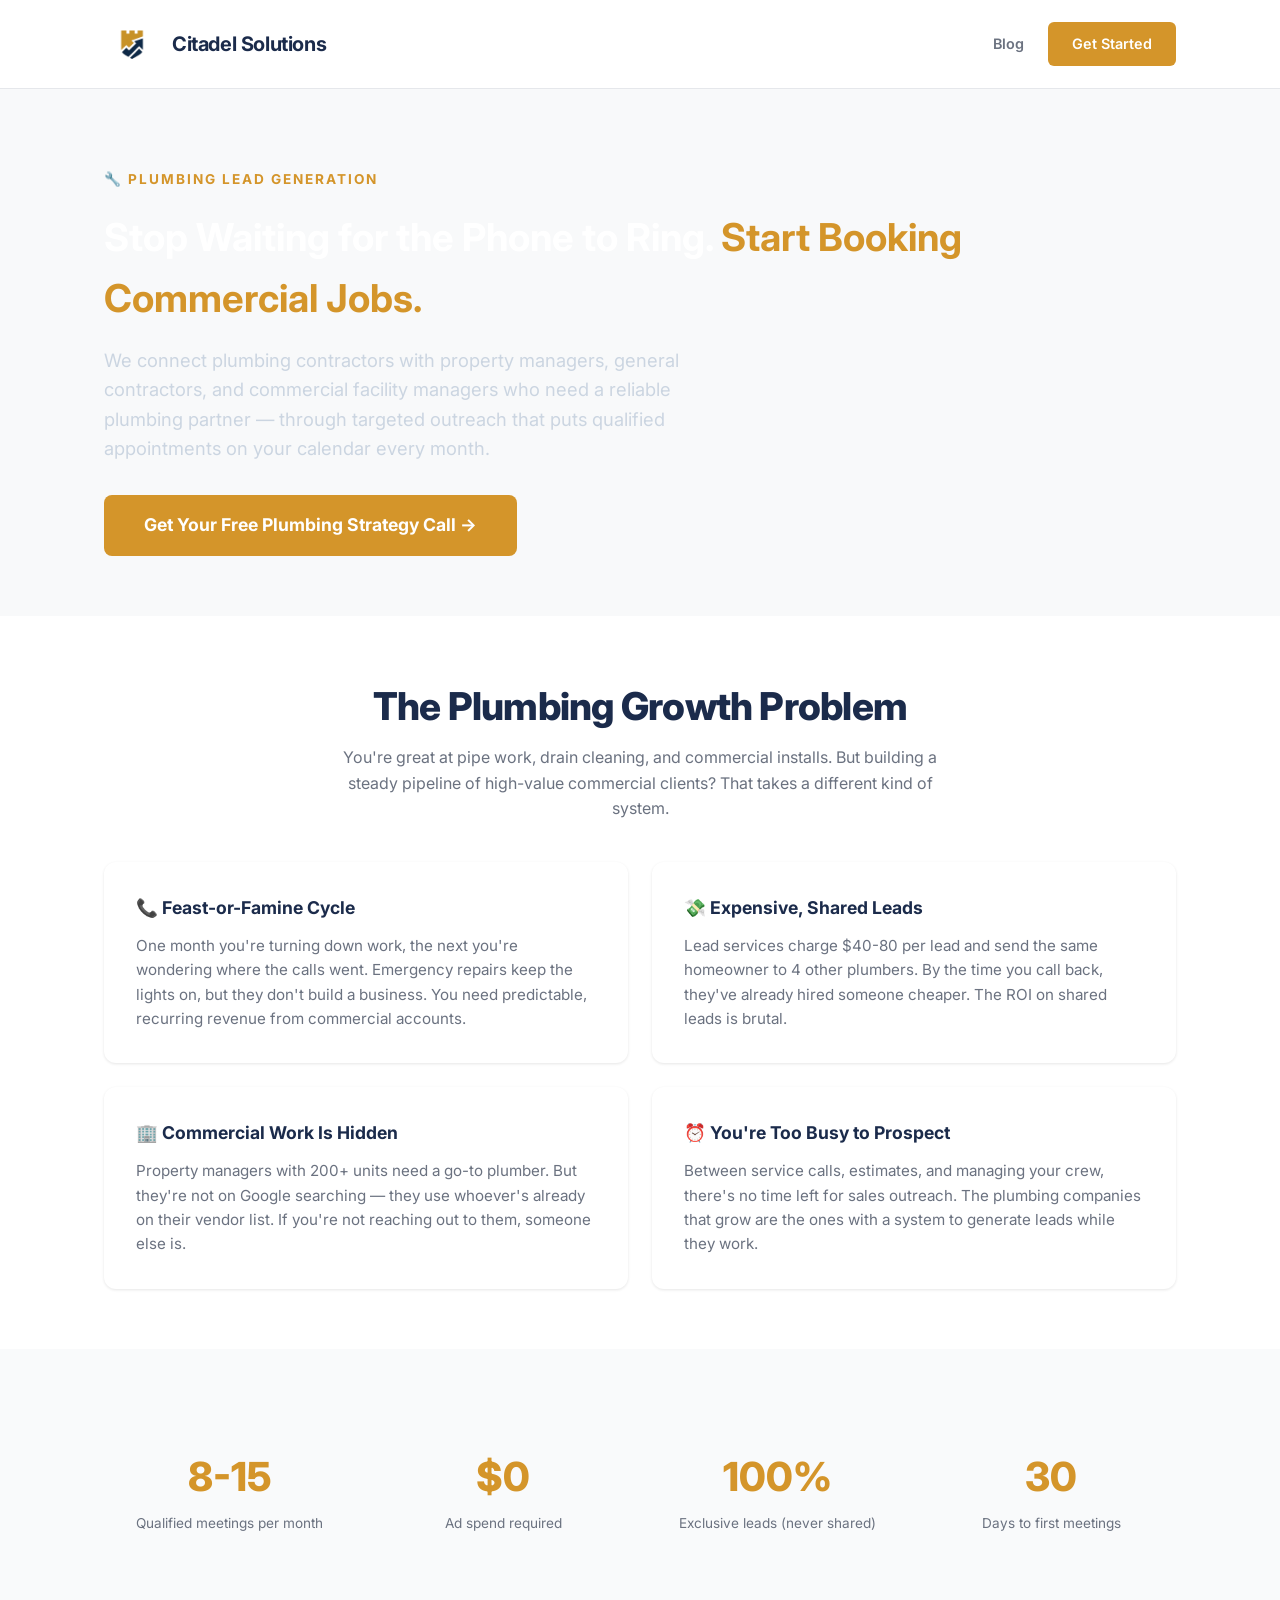
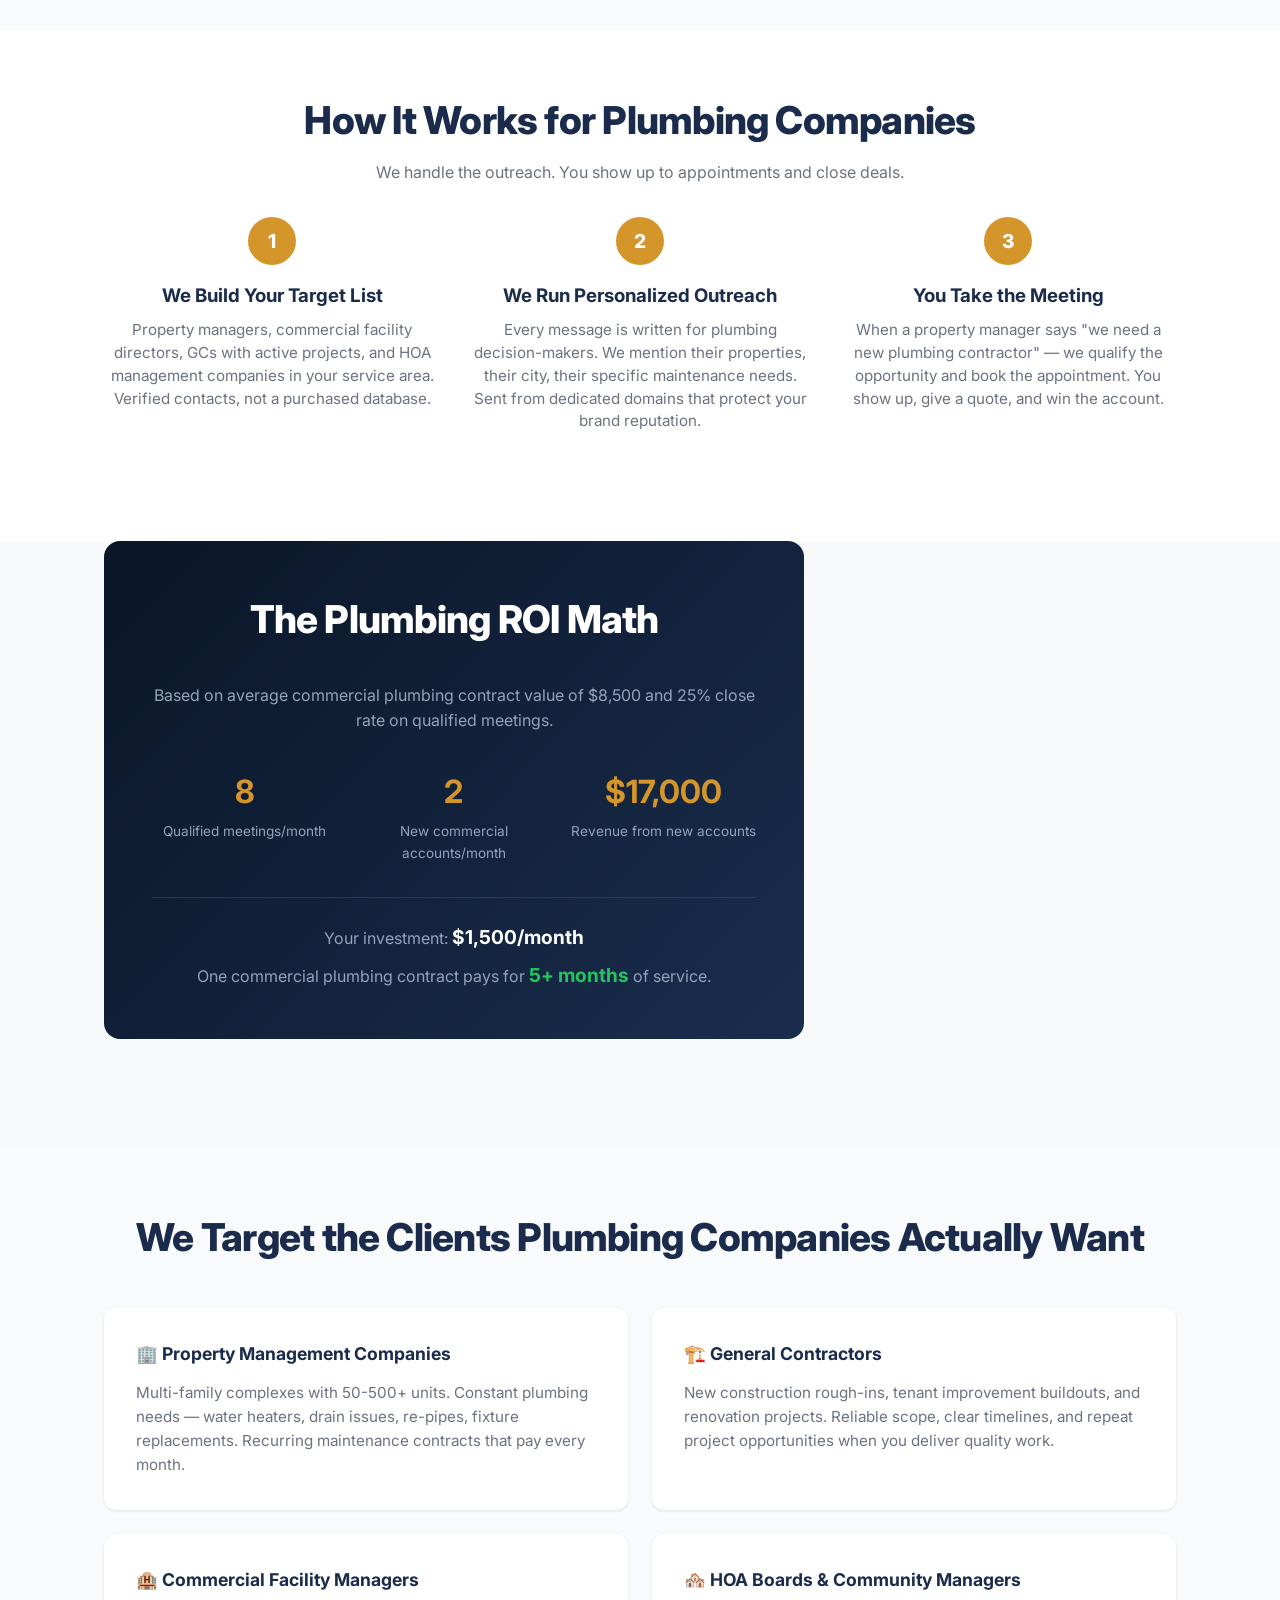
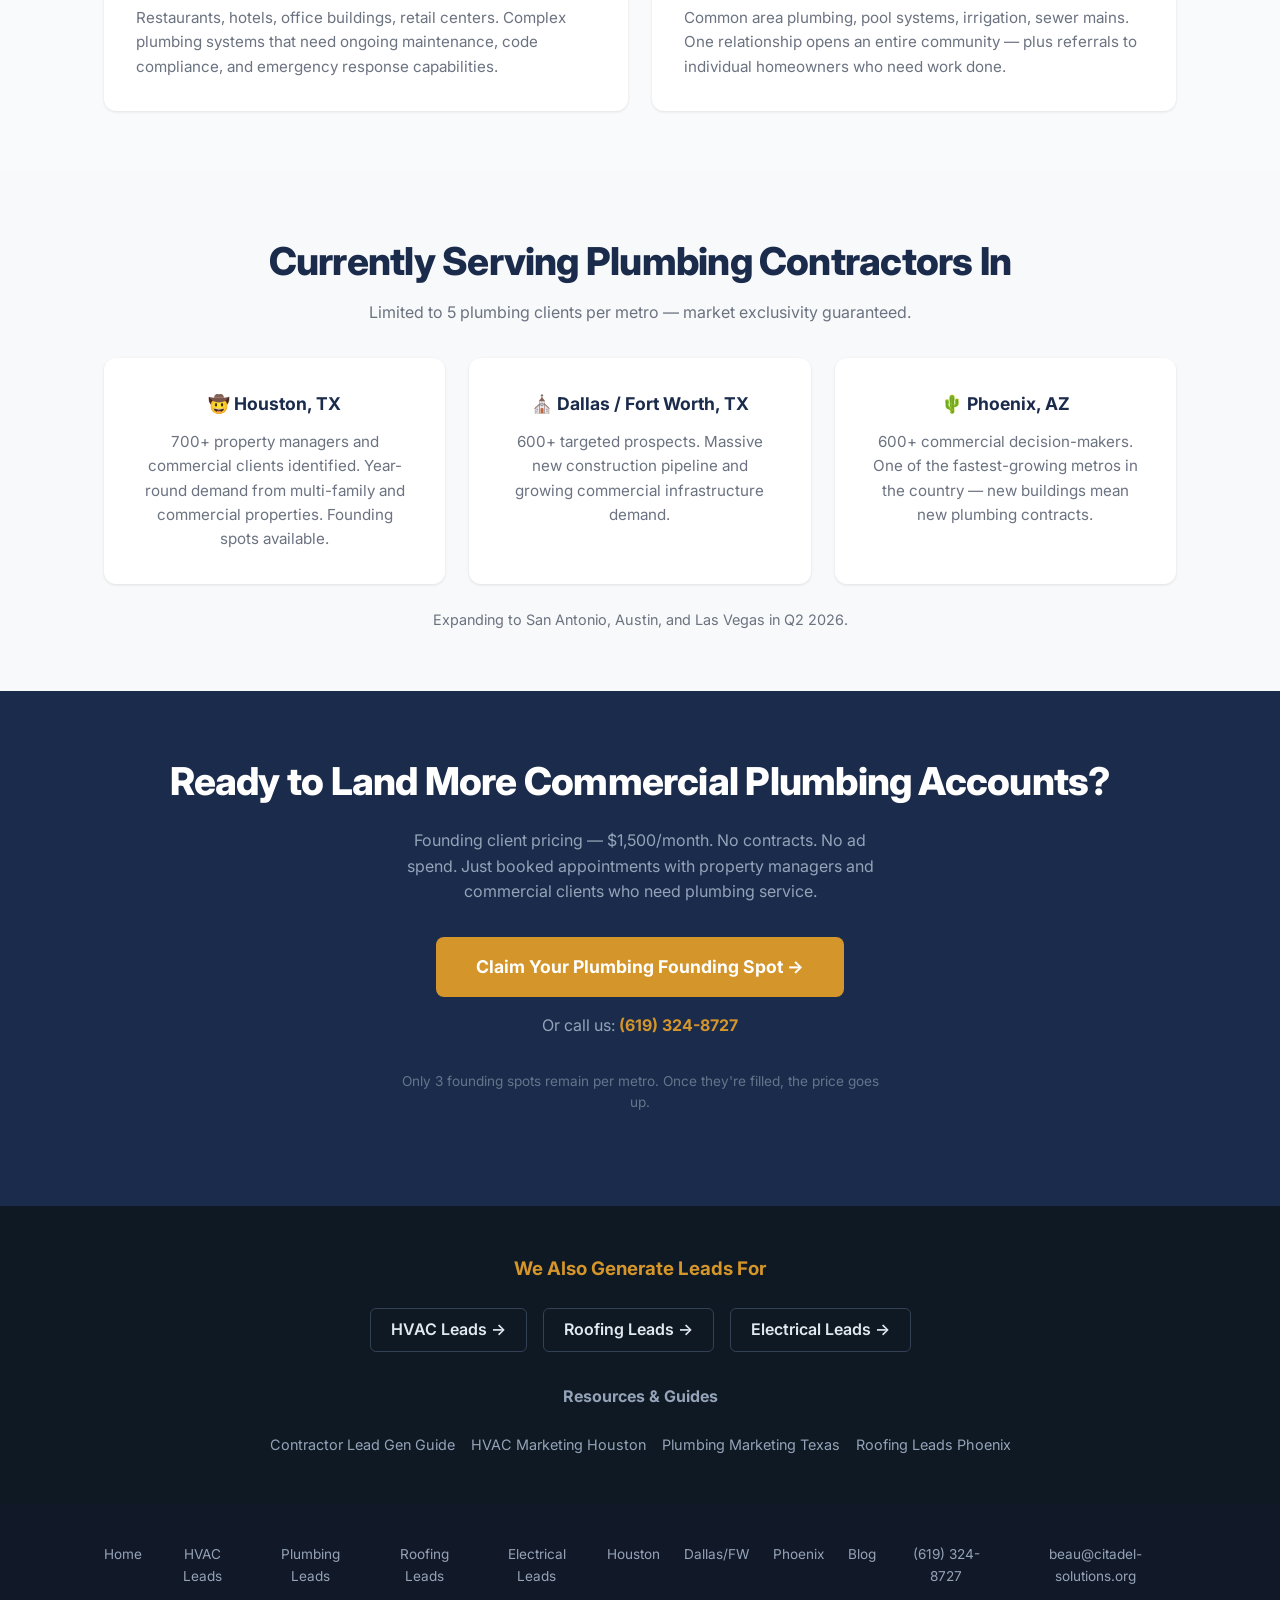
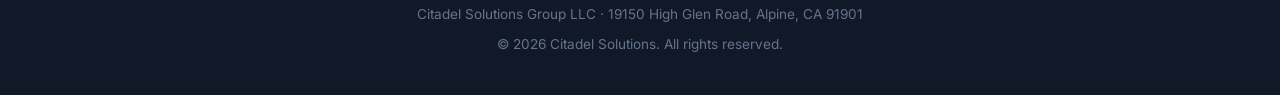
<file: plumbing-lead-generation.html>
<!DOCTYPE html>
<html lang="en">
<head>
  <meta charset="UTF-8">
  <meta name="viewport" content="width=device-width, initial-scale=1.0">
  <title>Plumbing Lead Generation — Get 8-15 Qualified Appointments Per Month | Citadel Solutions</title>
  <meta name="description" content="Plumbing lead generation that fills your schedule with qualified commercial clients. Exclusive leads in Houston, Dallas, Phoenix. No ads, no shared leads. $1,500/mo.">
  <link rel="canonical" href="https://citadel-solutions.org/plumbing-lead-generation.html">

  <meta property="og:type" content="website">
  <meta property="og:url" content="https://citadel-solutions.org/plumbing-lead-generation.html">
  <meta property="og:title" content="Plumbing Lead Generation — 8-15 Qualified Appointments/Month">
  <meta property="og:description" content="Exclusive plumbing leads in Houston, Dallas, Phoenix. No ads, no shared leads. Month-to-month.">
  <meta property="og:image" content="https://citadel-solutions.org/assets/images/csg-logo-primary-transparent.png">

  <script type="application/ld+json">
  {
    "@context": "https://schema.org",
    "@type": "Service",
    "serviceType": "Plumbing Lead Generation",
    "provider": {
      "@type": "Organization",
      "name": "Citadel Solutions",
      "url": "https://citadel-solutions.org"
    },
    "areaServed": [
      {"@type": "City", "name": "Houston", "addressRegion": "TX"},
      {"@type": "City", "name": "Dallas", "addressRegion": "TX"},
      {"@type": "City", "name": "Fort Worth", "addressRegion": "TX"},
      {"@type": "City", "name": "Phoenix", "addressRegion": "AZ"}
    ],
    "description": "Cold email lead generation service exclusively for plumbing contractors. 8-15 qualified appointments per month from property managers, GCs, and commercial clients."
  }
  </script>

  <link rel="preconnect" href="https://fonts.googleapis.com">
  <link rel="preconnect" href="https://fonts.gstatic.com" crossorigin>
  <link href="https://fonts.googleapis.com/css2?family=Inter:wght@400;600;700;800&display=swap" rel="stylesheet">
  <link rel="stylesheet" href="styles.css">
  <link rel="icon" href="favicon.ico">
  <style>
    .trade-hero { background: #1B2B4B; color: #fff; padding: 80px 0 60px; }
    .trade-hero h1 { font-size: 2.4rem; color: #fff; margin-bottom: 16px; }
    .trade-hero .subtitle { font-size: 1.15rem; color: #CBD5E1; max-width: 640px; line-height: 1.6; }
    .pain-grid { display: grid; grid-template-columns: repeat(2, 1fr); gap: 24px; margin-top: 40px; }
    .pain-card { background: #fff; border-radius: 12px; padding: 32px; box-shadow: 0 1px 3px rgba(0,0,0,0.1); }
    .pain-card h3 { color: #1B2B4B; margin-bottom: 12px; font-size: 1.1rem; }
    .pain-card p { color: #6B7280; font-size: 0.95rem; line-height: 1.6; }
    .metrics-row { display: grid; grid-template-columns: repeat(4, 1fr); gap: 24px; margin: 48px 0; }
    .metric { text-align: center; }
    .metric .num { font-size: 2.5rem; font-weight: 800; color: #D4952A; }
    .metric .lbl { color: #6B7280; font-size: 0.85rem; margin-top: 4px; }
    .how-steps { display: grid; grid-template-columns: repeat(3, 1fr); gap: 32px; margin-top: 32px; }
    .how-step { text-align: center; }
    .how-step .step-n { display: inline-flex; width: 48px; height: 48px; align-items: center; justify-content: center; background: #D4952A; color: #fff; font-weight: 800; font-size: 1.2rem; border-radius: 50%; margin-bottom: 16px; }
    .how-step h3 { color: #1B2B4B; margin-bottom: 8px; }
    .how-step p { color: #6B7280; font-size: 0.95rem; line-height: 1.5; }
    .roi-box { background: linear-gradient(135deg, #0a1628 0%, #1a2d4d 100%); border-radius: 16px; padding: 48px; color: #fff; margin: 48px 0; }
    .roi-box h2 { text-align: center; margin-bottom: 32px; color: #fff; }
    .roi-grid { display: grid; grid-template-columns: repeat(3, 1fr); gap: 24px; text-align: center; }
    .roi-item .val { font-size: 2rem; font-weight: 700; color: #D4952A; }
    .roi-item .desc { color: #94A3B8; font-size: 0.85rem; margin-top: 4px; }
    .roi-bottom { border-top: 1px solid rgba(255,255,255,0.1); margin-top: 32px; padding-top: 24px; text-align: center; }
    .roi-bottom p { color: #94A3B8; }
    .roi-bottom strong { color: #22C55E; font-size: 1.2rem; }
    .trade-cta { background: #1B2B4B; padding: 60px 0; text-align: center; color: #fff; }
    .trade-cta h2 { color: #fff; margin-bottom: 16px; }
    .trade-cta p { color: #94A3B8; max-width: 500px; margin: 0 auto 32px; }
    @media (max-width: 768px) {
      .trade-hero h1 { font-size: 1.7rem; }
      .pain-grid { grid-template-columns: 1fr; }
      .metrics-row { grid-template-columns: repeat(2, 1fr); }
      .how-steps { grid-template-columns: 1fr; }
      .roi-grid { grid-template-columns: 1fr; }
    }
  </style>
</head>
<body>

<!-- NAV -->
<nav style="background:#FFFFFF; padding:16px 0; border-bottom:1px solid #E5E7EB;">
  <div class="container">
    <a href="/" class="logo">
      <img src="assets/images/csg-logo-primary-transparent.png" alt="CSG Logo">
      <span style="color:#1B2B4B;">Citadel Solutions</span>
    </a>
    <div style="display:flex; align-items:center; gap:24px;">
      <a href="/blog-contractor-lead-generation.html" style="color:#6B7280; text-decoration:none; font-weight:600; font-size:0.9rem;">Blog</a>
      <a href="mailto:beau@citadel-solutions.org?subject=Plumbing%20Lead%20Generation%20Inquiry" class="cta-nav">Get Started</a>
    </div>
  </div>
</nav>

<!-- HERO -->
<section class="trade-hero">
  <div class="container">
    <p style="color:#D4952A; font-weight:700; text-transform:uppercase; letter-spacing:2px; font-size:0.85rem; margin-bottom:16px;">🔧 PLUMBING LEAD GENERATION</p>
    <h1>Stop Waiting for the Phone to Ring. <span style="color:#D4952A;">Start Booking Commercial Jobs.</span></h1>
    <p class="subtitle">We connect plumbing contractors with property managers, general contractors, and commercial facility managers who need a reliable plumbing partner — through targeted outreach that puts qualified appointments on your calendar every month.</p>
    <div style="margin-top:32px;">
      <a href="mailto:beau@citadel-solutions.org?subject=Plumbing%20Lead%20Generation%20-%20Strategy%20Call&body=Hi%20Beau%2C%0A%0AI%20run%20a%20plumbing%20company%20and%20I%27m%20interested%20in%20your%20lead%20generation%20service.%0A%0AMy%20location%3A%20%0ACompany%20size%3A%20%0A%0AThanks" class="cta-button">Get Your Free Plumbing Strategy Call →</a>
    </div>
  </div>
</section>

<!-- PAIN POINTS -->
<section style="padding:60px 0;">
  <div class="container">
    <h2 style="text-align:center; margin-bottom:8px;">The Plumbing Growth Problem</h2>
    <p style="text-align:center; color:#6B7280; max-width:600px; margin:0 auto 40px;">You're great at pipe work, drain cleaning, and commercial installs. But building a steady pipeline of high-value commercial clients? That takes a different kind of system.</p>
    <div class="pain-grid">
      <div class="pain-card">
        <h3>📞 Feast-or-Famine Cycle</h3>
        <p>One month you're turning down work, the next you're wondering where the calls went. Emergency repairs keep the lights on, but they don't build a business. You need predictable, recurring revenue from commercial accounts.</p>
      </div>
      <div class="pain-card">
        <h3>💸 Expensive, Shared Leads</h3>
        <p>Lead services charge $40-80 per lead and send the same homeowner to 4 other plumbers. By the time you call back, they've already hired someone cheaper. The ROI on shared leads is brutal.</p>
      </div>
      <div class="pain-card">
        <h3>🏢 Commercial Work Is Hidden</h3>
        <p>Property managers with 200+ units need a go-to plumber. But they're not on Google searching — they use whoever's already on their vendor list. If you're not reaching out to them, someone else is.</p>
      </div>
      <div class="pain-card">
        <h3>⏰ You're Too Busy to Prospect</h3>
        <p>Between service calls, estimates, and managing your crew, there's no time left for sales outreach. The plumbing companies that grow are the ones with a system to generate leads while they work.</p>
      </div>
    </div>
  </div>
</section>

<!-- METRICS -->
<section style="background:#F9FAFB; padding:48px 0;">
  <div class="container">
    <div class="metrics-row">
      <div class="metric">
        <div class="num">8-15</div>
        <div class="lbl">Qualified meetings per month</div>
      </div>
      <div class="metric">
        <div class="num">$0</div>
        <div class="lbl">Ad spend required</div>
      </div>
      <div class="metric">
        <div class="num">100%</div>
        <div class="lbl">Exclusive leads (never shared)</div>
      </div>
      <div class="metric">
        <div class="num">30</div>
        <div class="lbl">Days to first meetings</div>
      </div>
    </div>
  </div>
</section>

<!-- HOW IT WORKS -->
<section style="padding:60px 0;">
  <div class="container">
    <h2 style="text-align:center; margin-bottom:8px;">How It Works for Plumbing Companies</h2>
    <p style="text-align:center; color:#6B7280; max-width:560px; margin:0 auto;">We handle the outreach. You show up to appointments and close deals.</p>
    <div class="how-steps">
      <div class="how-step">
        <div class="step-n">1</div>
        <h3>We Build Your Target List</h3>
        <p>Property managers, commercial facility directors, GCs with active projects, and HOA management companies in your service area. Verified contacts, not a purchased database.</p>
      </div>
      <div class="how-step">
        <div class="step-n">2</div>
        <h3>We Run Personalized Outreach</h3>
        <p>Every message is written for plumbing decision-makers. We mention their properties, their city, their specific maintenance needs. Sent from dedicated domains that protect your brand reputation.</p>
      </div>
      <div class="how-step">
        <div class="step-n">3</div>
        <h3>You Take the Meeting</h3>
        <p>When a property manager says "we need a new plumbing contractor" — we qualify the opportunity and book the appointment. You show up, give a quote, and win the account.</p>
      </div>
    </div>
  </div>
</section>

<!-- ROI -->
<section style="padding:0 0 60px;">
  <div class="container">
    <div class="roi-box">
      <h2>The Plumbing ROI Math</h2>
      <p style="text-align:center; color:#94A3B8; margin-bottom:32px;">Based on average commercial plumbing contract value of $8,500 and 25% close rate on qualified meetings.</p>
      <div class="roi-grid">
        <div class="roi-item">
          <div class="val">8</div>
          <div class="desc">Qualified meetings/month</div>
        </div>
        <div class="roi-item">
          <div class="val">2</div>
          <div class="desc">New commercial accounts/month</div>
        </div>
        <div class="roi-item">
          <div class="val">$17,000</div>
          <div class="desc">Revenue from new accounts</div>
        </div>
      </div>
      <div class="roi-bottom">
        <p>Your investment: <strong style="color:#fff;">$1,500/month</strong></p>
        <p style="margin-top:8px;">One commercial plumbing contract pays for <strong>5+ months</strong> of service.</p>
      </div>
    </div>
  </div>
</section>

<!-- WHO WE TARGET -->
<section style="background:#F9FAFB; padding:60px 0;">
  <div class="container">
    <h2 style="text-align:center; margin-bottom:32px;">We Target the Clients Plumbing Companies Actually Want</h2>
    <div class="pain-grid">
      <div class="pain-card">
        <h3>🏢 Property Management Companies</h3>
        <p>Multi-family complexes with 50-500+ units. Constant plumbing needs — water heaters, drain issues, re-pipes, fixture replacements. Recurring maintenance contracts that pay every month.</p>
      </div>
      <div class="pain-card">
        <h3>🏗️ General Contractors</h3>
        <p>New construction rough-ins, tenant improvement buildouts, and renovation projects. Reliable scope, clear timelines, and repeat project opportunities when you deliver quality work.</p>
      </div>
      <div class="pain-card">
        <h3>🏨 Commercial Facility Managers</h3>
        <p>Restaurants, hotels, office buildings, retail centers. Complex plumbing systems that need ongoing maintenance, code compliance, and emergency response capabilities.</p>
      </div>
      <div class="pain-card">
        <h3>🏘️ HOA Boards & Community Managers</h3>
        <p>Common area plumbing, pool systems, irrigation, sewer mains. One relationship opens an entire community — plus referrals to individual homeowners who need work done.</p>
      </div>
    </div>
  </div>
</section>

<!-- MARKETS -->
<section style="padding:60px 0;">
  <div class="container">
    <h2 style="text-align:center; margin-bottom:8px;">Currently Serving Plumbing Contractors In</h2>
    <p style="text-align:center; color:#6B7280; margin-bottom:32px;">Limited to 5 plumbing clients per metro — market exclusivity guaranteed.</p>
    <div style="display:grid; grid-template-columns:repeat(3,1fr); gap:24px; text-align:center;">
      <div class="pain-card">
        <h3>🤠 Houston, TX</h3>
        <p>700+ property managers and commercial clients identified. Year-round demand from multi-family and commercial properties. Founding spots available.</p>
      </div>
      <div class="pain-card">
        <h3>⛪ Dallas / Fort Worth, TX</h3>
        <p>600+ targeted prospects. Massive new construction pipeline and growing commercial infrastructure demand.</p>
      </div>
      <div class="pain-card">
        <h3>🌵 Phoenix, AZ</h3>
        <p>600+ commercial decision-makers. One of the fastest-growing metros in the country — new buildings mean new plumbing contracts.</p>
      </div>
    </div>
    <p style="text-align:center; margin-top:24px; color:#6B7280; font-size:0.9rem;">Expanding to San Antonio, Austin, and Las Vegas in Q2 2026.</p>
  </div>
</section>

<!-- CTA -->
<section class="trade-cta">
  <div class="container">
    <h2>Ready to Land More Commercial Plumbing Accounts?</h2>
    <p>Founding client pricing — $1,500/month. No contracts. No ad spend. Just booked appointments with property managers and commercial clients who need plumbing service.</p>
    <a href="mailto:beau@citadel-solutions.org?subject=Plumbing%20Lead%20Generation%20-%20Founding%20Client&body=Hi%20Beau%2C%0A%0AI%20run%20a%20plumbing%20company%20and%20I%27m%20interested%20in%20your%20founding%20client%20offer.%0A%0AMy%20company%3A%20%0AMy%20location%3A%20%0ANumber%20of%20crews%3A%20%0A%0AThanks" class="cta-button">Claim Your Plumbing Founding Spot →</a>
    <p style="margin-top:16px;"><a href="tel:+16193248727" style="color:#94A3B8; text-decoration:none;">Or call us: <strong style="color:#D4952A;">(619) 324-8727</strong></a></p>
    <p style="margin-top:24px; color:#64748B; font-size:0.85rem;">Only 3 founding spots remain per metro. Once they're filled, the price goes up.</p>
  </div>
</section>


<!-- Related Services -->
<section style="background:#0F1923; padding:48px 0;">
  <div class="container">
    <h3 style="color:#D4952A; text-align:center; margin-bottom:24px;">We Also Generate Leads For</h3>
    <div style="display:flex; flex-wrap:wrap; justify-content:center; gap:16px; margin-bottom:32px;">
      <a href="/hvac-lead-generation.html" style="color:#E2E8F0; text-decoration:none; padding:8px 20px; border:1px solid #334155; border-radius:6px; font-weight:600; transition:all 0.2s;" onmouseover="this.style.borderColor='#D4952A';this.style.color='#D4952A'" onmouseout="this.style.borderColor='#334155';this.style.color='#E2E8F0'">HVAC Leads →</a>
      <a href="/roofing-lead-generation.html" style="color:#E2E8F0; text-decoration:none; padding:8px 20px; border:1px solid #334155; border-radius:6px; font-weight:600; transition:all 0.2s;" onmouseover="this.style.borderColor='#D4952A';this.style.color='#D4952A'" onmouseout="this.style.borderColor='#334155';this.style.color='#E2E8F0'">Roofing Leads →</a>
      <a href="/electrical-lead-generation.html" style="color:#E2E8F0; text-decoration:none; padding:8px 20px; border:1px solid #334155; border-radius:6px; font-weight:600; transition:all 0.2s;" onmouseover="this.style.borderColor='#D4952A';this.style.color='#D4952A'" onmouseout="this.style.borderColor='#334155';this.style.color='#E2E8F0'">Electrical Leads →</a>
    </div>
    <h3 style="color:#94A3B8; text-align:center; margin-bottom:24px; font-size:1rem;">Resources &amp; Guides</h3>
    <div style="display:flex; flex-wrap:wrap; justify-content:center; gap:16px;">
      <a href="/blog-contractor-lead-generation.html" style="color:#94A3B8; text-decoration:none; font-size:0.9rem;" onmouseover="this.style.color='#D4952A'" onmouseout="this.style.color='#94A3B8'">Contractor Lead Gen Guide</a>
      <a href="/blog-hvac-marketing-houston.html" style="color:#94A3B8; text-decoration:none; font-size:0.9rem;" onmouseover="this.style.color='#D4952A'" onmouseout="this.style.color='#94A3B8'">HVAC Marketing Houston</a>
      <a href="/blog-plumbing-marketing-texas.html" style="color:#94A3B8; text-decoration:none; font-size:0.9rem;" onmouseover="this.style.color='#D4952A'" onmouseout="this.style.color='#94A3B8'">Plumbing Marketing Texas</a>
      <a href="/blog-roofing-leads-phoenix.html" style="color:#94A3B8; text-decoration:none; font-size:0.9rem;" onmouseover="this.style.color='#D4952A'" onmouseout="this.style.color='#94A3B8'">Roofing Leads Phoenix</a>
    </div>
  </div>
</section>

<!-- FOOTER -->
<footer>
  <div class="container">
    <div class="footer-links">
      <a href="/">Home</a>
      <a href="/hvac-lead-generation.html">HVAC Leads</a>
      <a href="/plumbing-lead-generation.html">Plumbing Leads</a>
      <a href="/roofing-lead-generation.html">Roofing Leads</a>
      <a href="/electrical-lead-generation.html">Electrical Leads</a>
      <a href="/houston-lead-generation.html">Houston</a>
      <a href="/dallas-lead-generation.html">Dallas/FW</a>
      <a href="/phoenix-lead-generation.html">Phoenix</a>
      <a href="/blog.html">Blog</a>
      <a href="tel:+16193248727">(619) 324-8727</a>
      <a href="mailto:beau@citadel-solutions.org">beau@citadel-solutions.org</a>
    </div>
    <p>Citadel Solutions Group LLC · 19150 High Glen Road, Alpine, CA 91901</p>
    <p style="margin-top:8px;">© 2026 Citadel Solutions. All rights reserved.</p>
  </div>
</footer>

</body>
</html>
</file>
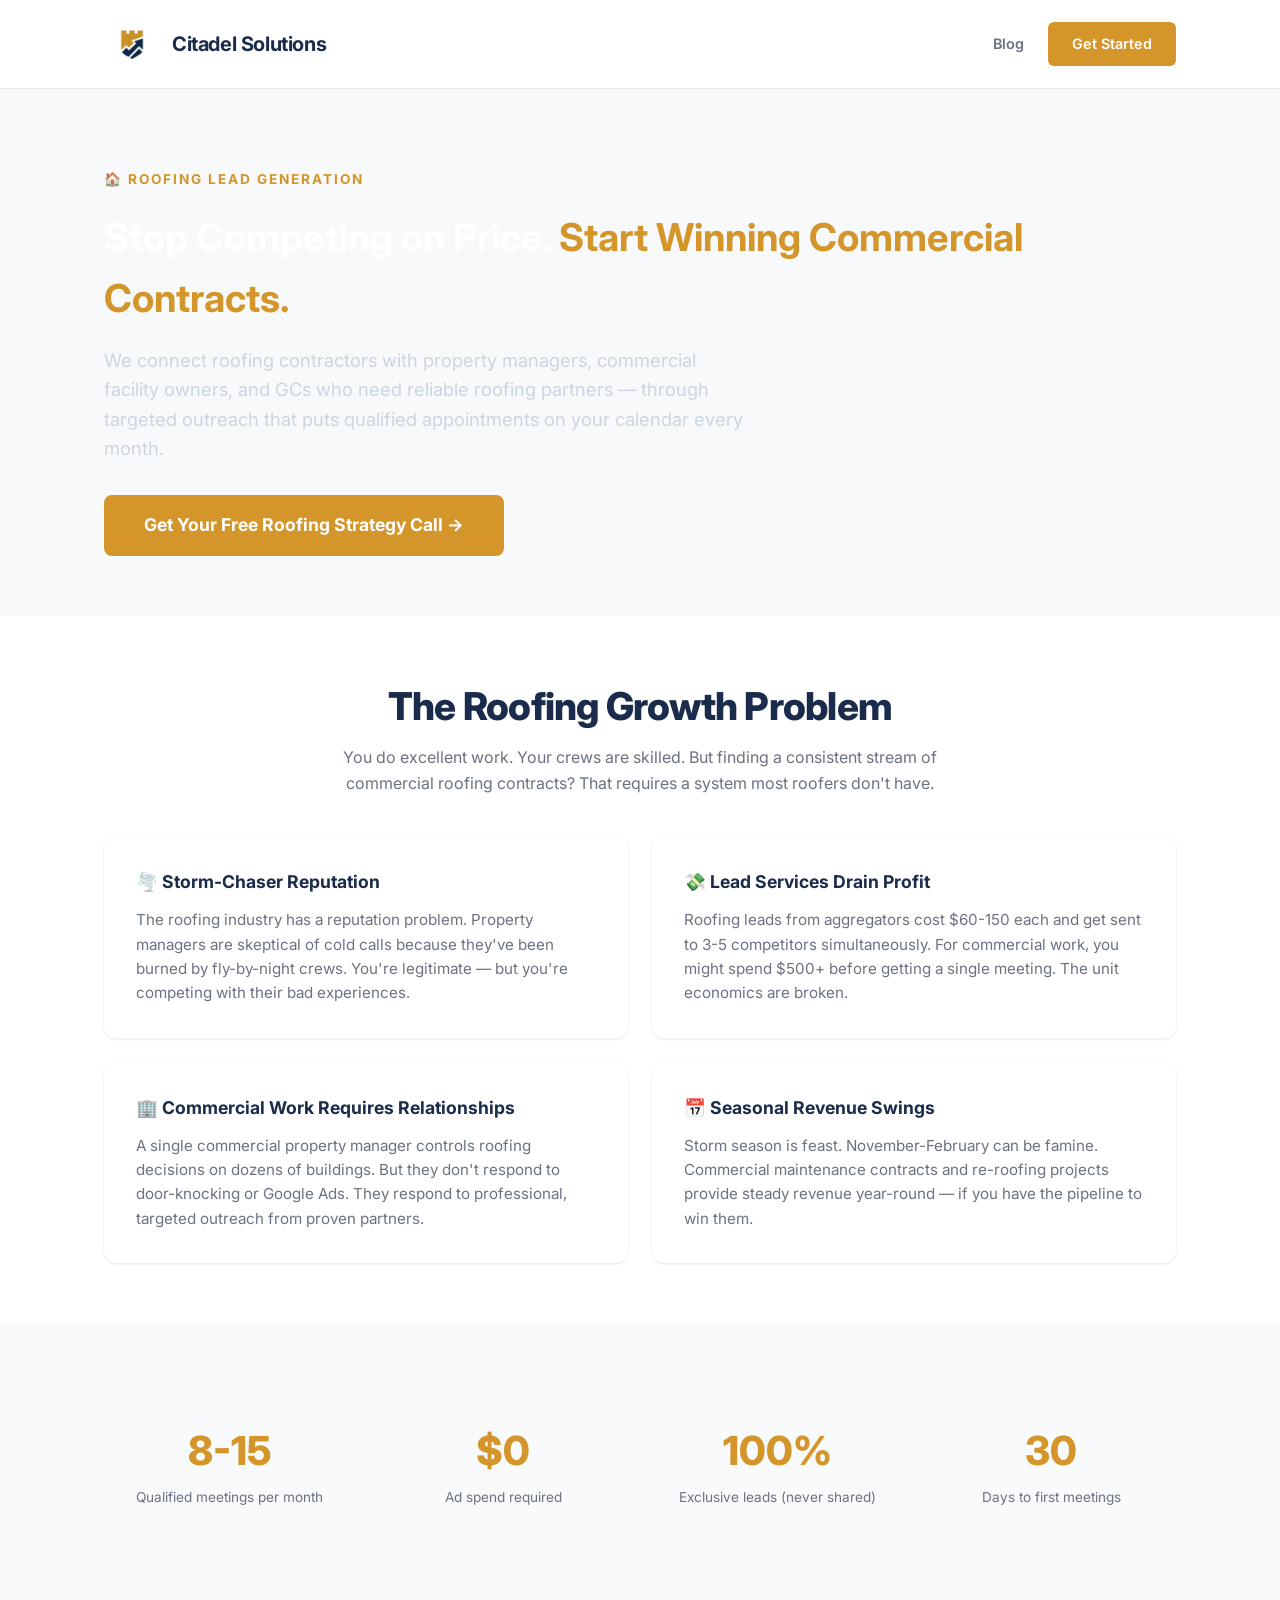
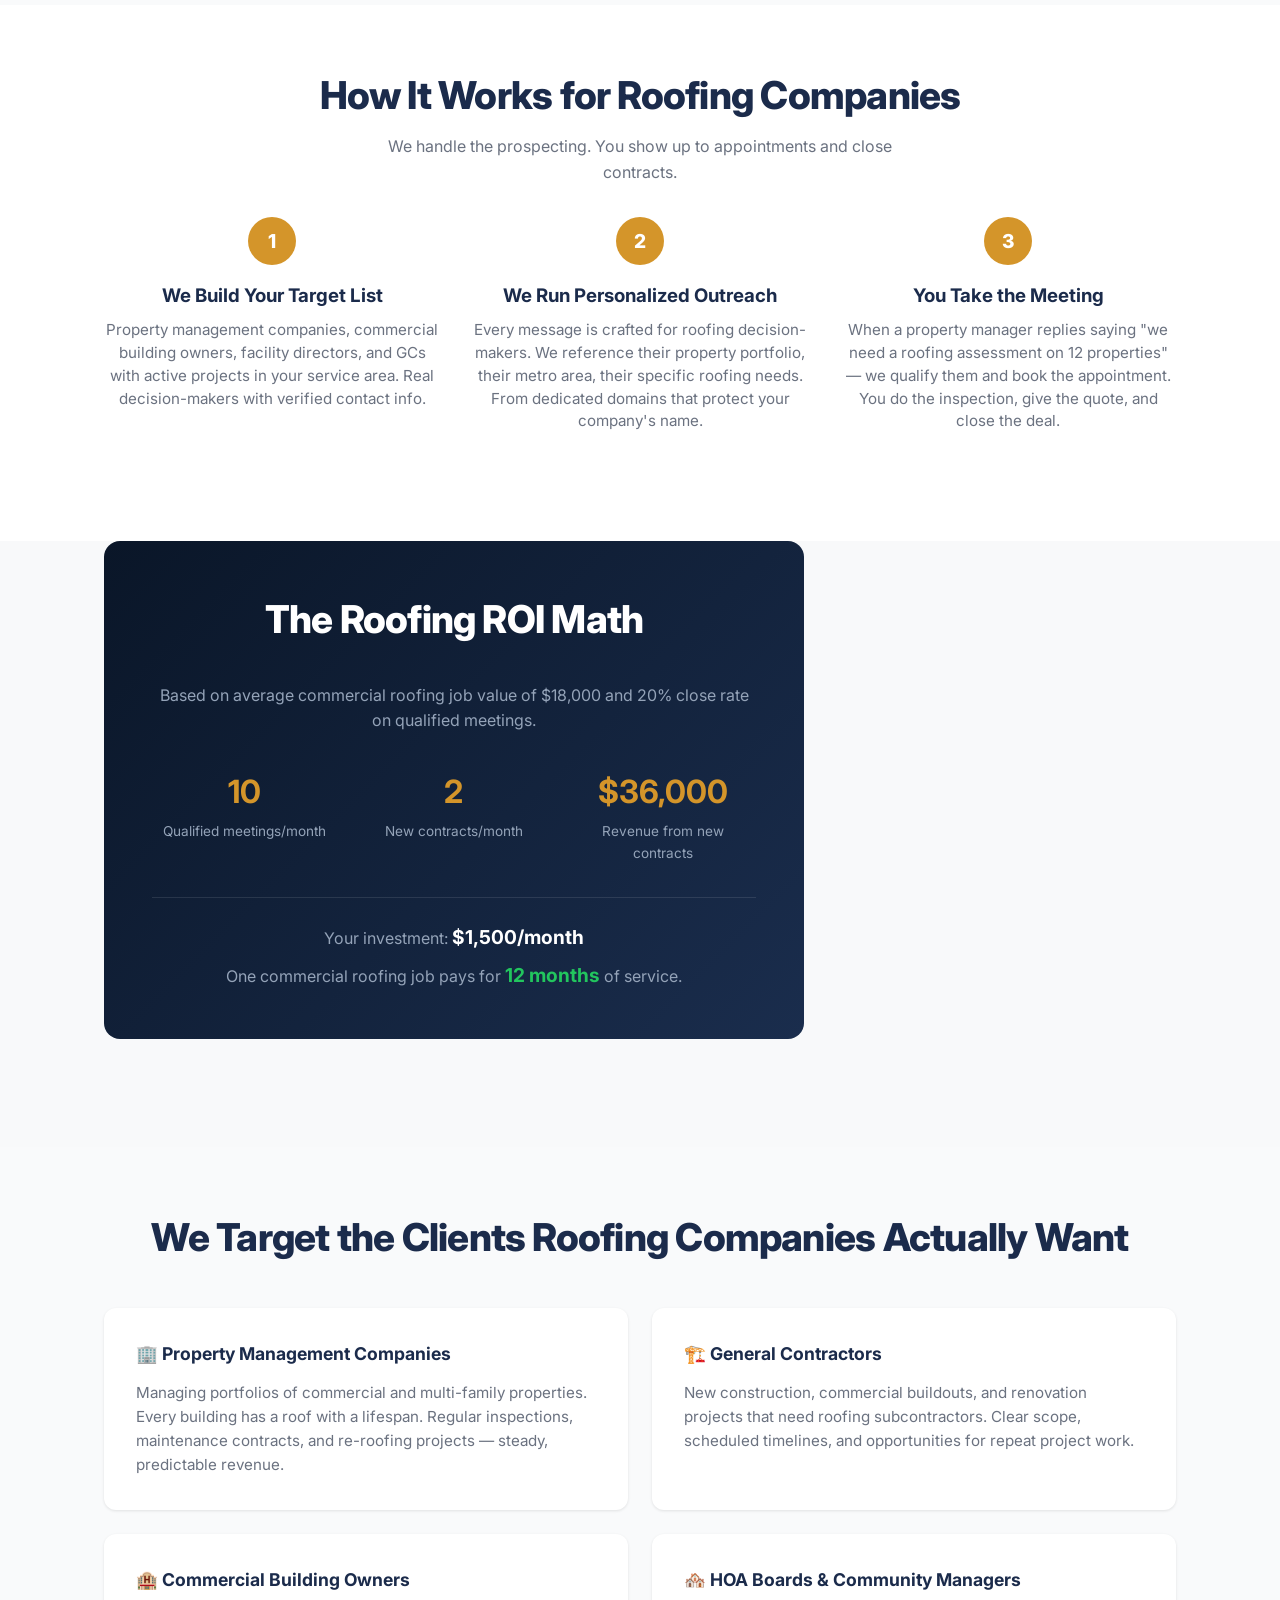
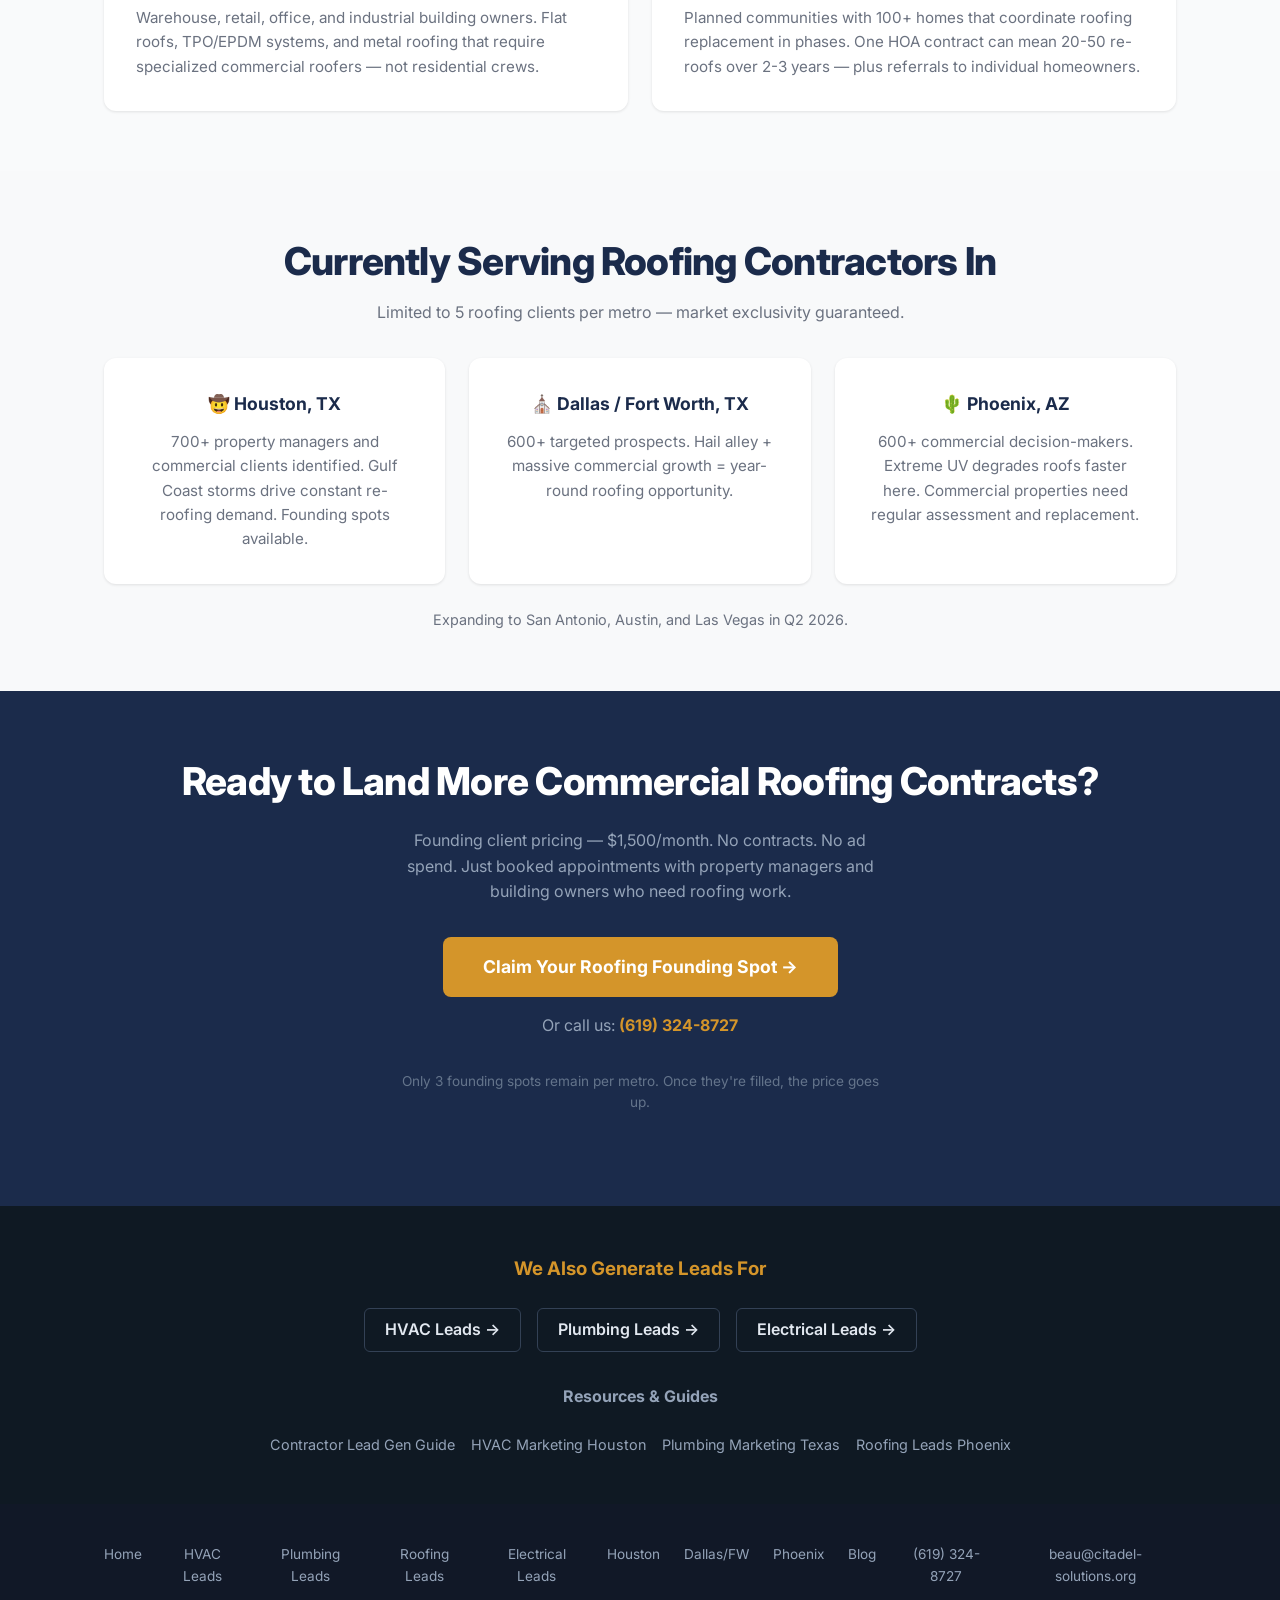
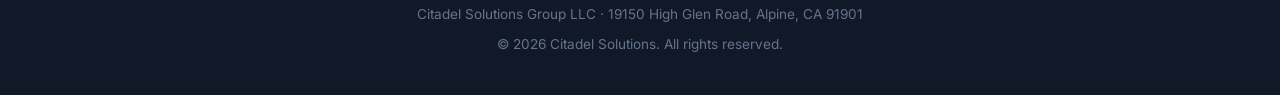
<file: roofing-lead-generation.html>
<!DOCTYPE html>
<html lang="en">
<head>
  <meta charset="UTF-8">
  <meta name="viewport" content="width=device-width, initial-scale=1.0">
  <title>Roofing Lead Generation — Get 8-15 Qualified Appointments Per Month | Citadel Solutions</title>
  <meta name="description" content="Roofing lead generation that fills your calendar with qualified commercial clients. Exclusive leads in Houston, Dallas, Phoenix. No ads, no shared leads. $1,500/mo.">
  <link rel="canonical" href="https://citadel-solutions.org/roofing-lead-generation.html">

  <meta property="og:type" content="website">
  <meta property="og:url" content="https://citadel-solutions.org/roofing-lead-generation.html">
  <meta property="og:title" content="Roofing Lead Generation — 8-15 Qualified Appointments/Month">
  <meta property="og:description" content="Exclusive roofing leads in Houston, Dallas, Phoenix. No ads, no shared leads. Month-to-month.">
  <meta property="og:image" content="https://citadel-solutions.org/assets/images/csg-logo-primary-transparent.png">

  <script type="application/ld+json">
  {
    "@context": "https://schema.org",
    "@type": "Service",
    "serviceType": "Roofing Lead Generation",
    "provider": {
      "@type": "Organization",
      "name": "Citadel Solutions",
      "url": "https://citadel-solutions.org"
    },
    "areaServed": [
      {"@type": "City", "name": "Houston", "addressRegion": "TX"},
      {"@type": "City", "name": "Dallas", "addressRegion": "TX"},
      {"@type": "City", "name": "Fort Worth", "addressRegion": "TX"},
      {"@type": "City", "name": "Phoenix", "addressRegion": "AZ"}
    ],
    "description": "Cold email lead generation service exclusively for roofing contractors. 8-15 qualified appointments per month from property managers, GCs, and commercial clients."
  }
  </script>

  <link rel="preconnect" href="https://fonts.googleapis.com">
  <link rel="preconnect" href="https://fonts.gstatic.com" crossorigin>
  <link href="https://fonts.googleapis.com/css2?family=Inter:wght@400;600;700;800&display=swap" rel="stylesheet">
  <link rel="stylesheet" href="styles.css">
  <link rel="icon" href="favicon.ico">
  <style>
    .trade-hero { background: #1B2B4B; color: #fff; padding: 80px 0 60px; }
    .trade-hero h1 { font-size: 2.4rem; color: #fff; margin-bottom: 16px; }
    .trade-hero .subtitle { font-size: 1.15rem; color: #CBD5E1; max-width: 640px; line-height: 1.6; }
    .pain-grid { display: grid; grid-template-columns: repeat(2, 1fr); gap: 24px; margin-top: 40px; }
    .pain-card { background: #fff; border-radius: 12px; padding: 32px; box-shadow: 0 1px 3px rgba(0,0,0,0.1); }
    .pain-card h3 { color: #1B2B4B; margin-bottom: 12px; font-size: 1.1rem; }
    .pain-card p { color: #6B7280; font-size: 0.95rem; line-height: 1.6; }
    .metrics-row { display: grid; grid-template-columns: repeat(4, 1fr); gap: 24px; margin: 48px 0; }
    .metric { text-align: center; }
    .metric .num { font-size: 2.5rem; font-weight: 800; color: #D4952A; }
    .metric .lbl { color: #6B7280; font-size: 0.85rem; margin-top: 4px; }
    .how-steps { display: grid; grid-template-columns: repeat(3, 1fr); gap: 32px; margin-top: 32px; }
    .how-step { text-align: center; }
    .how-step .step-n { display: inline-flex; width: 48px; height: 48px; align-items: center; justify-content: center; background: #D4952A; color: #fff; font-weight: 800; font-size: 1.2rem; border-radius: 50%; margin-bottom: 16px; }
    .how-step h3 { color: #1B2B4B; margin-bottom: 8px; }
    .how-step p { color: #6B7280; font-size: 0.95rem; line-height: 1.5; }
    .roi-box { background: linear-gradient(135deg, #0a1628 0%, #1a2d4d 100%); border-radius: 16px; padding: 48px; color: #fff; margin: 48px 0; }
    .roi-box h2 { text-align: center; margin-bottom: 32px; color: #fff; }
    .roi-grid { display: grid; grid-template-columns: repeat(3, 1fr); gap: 24px; text-align: center; }
    .roi-item .val { font-size: 2rem; font-weight: 700; color: #D4952A; }
    .roi-item .desc { color: #94A3B8; font-size: 0.85rem; margin-top: 4px; }
    .roi-bottom { border-top: 1px solid rgba(255,255,255,0.1); margin-top: 32px; padding-top: 24px; text-align: center; }
    .roi-bottom p { color: #94A3B8; }
    .roi-bottom strong { color: #22C55E; font-size: 1.2rem; }
    .trade-cta { background: #1B2B4B; padding: 60px 0; text-align: center; color: #fff; }
    .trade-cta h2 { color: #fff; margin-bottom: 16px; }
    .trade-cta p { color: #94A3B8; max-width: 500px; margin: 0 auto 32px; }
    @media (max-width: 768px) {
      .trade-hero h1 { font-size: 1.7rem; }
      .pain-grid { grid-template-columns: 1fr; }
      .metrics-row { grid-template-columns: repeat(2, 1fr); }
      .how-steps { grid-template-columns: 1fr; }
      .roi-grid { grid-template-columns: 1fr; }
    }
  </style>
</head>
<body>

<!-- NAV -->
<nav style="background:#FFFFFF; padding:16px 0; border-bottom:1px solid #E5E7EB;">
  <div class="container">
    <a href="/" class="logo">
      <img src="assets/images/csg-logo-primary-transparent.png" alt="CSG Logo">
      <span style="color:#1B2B4B;">Citadel Solutions</span>
    </a>
    <div style="display:flex; align-items:center; gap:24px;">
      <a href="/blog-contractor-lead-generation.html" style="color:#6B7280; text-decoration:none; font-weight:600; font-size:0.9rem;">Blog</a>
      <a href="mailto:beau@citadel-solutions.org?subject=Roofing%20Lead%20Generation%20Inquiry" class="cta-nav">Get Started</a>
    </div>
  </div>
</nav>

<!-- HERO -->
<section class="trade-hero">
  <div class="container">
    <p style="color:#D4952A; font-weight:700; text-transform:uppercase; letter-spacing:2px; font-size:0.85rem; margin-bottom:16px;">🏠 ROOFING LEAD GENERATION</p>
    <h1>Stop Competing on Price. <span style="color:#D4952A;">Start Winning Commercial Contracts.</span></h1>
    <p class="subtitle">We connect roofing contractors with property managers, commercial facility owners, and GCs who need reliable roofing partners — through targeted outreach that puts qualified appointments on your calendar every month.</p>
    <div style="margin-top:32px;">
      <a href="mailto:beau@citadel-solutions.org?subject=Roofing%20Lead%20Generation%20-%20Strategy%20Call&body=Hi%20Beau%2C%0A%0AI%20run%20a%20roofing%20company%20and%20I%27m%20interested%20in%20your%20lead%20generation%20service.%0A%0AMy%20location%3A%20%0ACompany%20size%3A%20%0A%0AThanks" class="cta-button">Get Your Free Roofing Strategy Call →</a>
    </div>
  </div>
</section>

<!-- PAIN POINTS -->
<section style="padding:60px 0;">
  <div class="container">
    <h2 style="text-align:center; margin-bottom:8px;">The Roofing Growth Problem</h2>
    <p style="text-align:center; color:#6B7280; max-width:600px; margin:0 auto 40px;">You do excellent work. Your crews are skilled. But finding a consistent stream of commercial roofing contracts? That requires a system most roofers don't have.</p>
    <div class="pain-grid">
      <div class="pain-card">
        <h3>🌪️ Storm-Chaser Reputation</h3>
        <p>The roofing industry has a reputation problem. Property managers are skeptical of cold calls because they've been burned by fly-by-night crews. You're legitimate — but you're competing with their bad experiences.</p>
      </div>
      <div class="pain-card">
        <h3>💸 Lead Services Drain Profit</h3>
        <p>Roofing leads from aggregators cost $60-150 each and get sent to 3-5 competitors simultaneously. For commercial work, you might spend $500+ before getting a single meeting. The unit economics are broken.</p>
      </div>
      <div class="pain-card">
        <h3>🏢 Commercial Work Requires Relationships</h3>
        <p>A single commercial property manager controls roofing decisions on dozens of buildings. But they don't respond to door-knocking or Google Ads. They respond to professional, targeted outreach from proven partners.</p>
      </div>
      <div class="pain-card">
        <h3>📅 Seasonal Revenue Swings</h3>
        <p>Storm season is feast. November-February can be famine. Commercial maintenance contracts and re-roofing projects provide steady revenue year-round — if you have the pipeline to win them.</p>
      </div>
    </div>
  </div>
</section>

<!-- METRICS -->
<section style="background:#F9FAFB; padding:48px 0;">
  <div class="container">
    <div class="metrics-row">
      <div class="metric">
        <div class="num">8-15</div>
        <div class="lbl">Qualified meetings per month</div>
      </div>
      <div class="metric">
        <div class="num">$0</div>
        <div class="lbl">Ad spend required</div>
      </div>
      <div class="metric">
        <div class="num">100%</div>
        <div class="lbl">Exclusive leads (never shared)</div>
      </div>
      <div class="metric">
        <div class="num">30</div>
        <div class="lbl">Days to first meetings</div>
      </div>
    </div>
  </div>
</section>

<!-- HOW IT WORKS -->
<section style="padding:60px 0;">
  <div class="container">
    <h2 style="text-align:center; margin-bottom:8px;">How It Works for Roofing Companies</h2>
    <p style="text-align:center; color:#6B7280; max-width:560px; margin:0 auto;">We handle the prospecting. You show up to appointments and close contracts.</p>
    <div class="how-steps">
      <div class="how-step">
        <div class="step-n">1</div>
        <h3>We Build Your Target List</h3>
        <p>Property management companies, commercial building owners, facility directors, and GCs with active projects in your service area. Real decision-makers with verified contact info.</p>
      </div>
      <div class="how-step">
        <div class="step-n">2</div>
        <h3>We Run Personalized Outreach</h3>
        <p>Every message is crafted for roofing decision-makers. We reference their property portfolio, their metro area, their specific roofing needs. From dedicated domains that protect your company's name.</p>
      </div>
      <div class="how-step">
        <div class="step-n">3</div>
        <h3>You Take the Meeting</h3>
        <p>When a property manager replies saying "we need a roofing assessment on 12 properties" — we qualify them and book the appointment. You do the inspection, give the quote, and close the deal.</p>
      </div>
    </div>
  </div>
</section>

<!-- ROI -->
<section style="padding:0 0 60px;">
  <div class="container">
    <div class="roi-box">
      <h2>The Roofing ROI Math</h2>
      <p style="text-align:center; color:#94A3B8; margin-bottom:32px;">Based on average commercial roofing job value of $18,000 and 20% close rate on qualified meetings.</p>
      <div class="roi-grid">
        <div class="roi-item">
          <div class="val">10</div>
          <div class="desc">Qualified meetings/month</div>
        </div>
        <div class="roi-item">
          <div class="val">2</div>
          <div class="desc">New contracts/month</div>
        </div>
        <div class="roi-item">
          <div class="val">$36,000</div>
          <div class="desc">Revenue from new contracts</div>
        </div>
      </div>
      <div class="roi-bottom">
        <p>Your investment: <strong style="color:#fff;">$1,500/month</strong></p>
        <p style="margin-top:8px;">One commercial roofing job pays for <strong>12 months</strong> of service.</p>
      </div>
    </div>
  </div>
</section>

<!-- WHO WE TARGET -->
<section style="background:#F9FAFB; padding:60px 0;">
  <div class="container">
    <h2 style="text-align:center; margin-bottom:32px;">We Target the Clients Roofing Companies Actually Want</h2>
    <div class="pain-grid">
      <div class="pain-card">
        <h3>🏢 Property Management Companies</h3>
        <p>Managing portfolios of commercial and multi-family properties. Every building has a roof with a lifespan. Regular inspections, maintenance contracts, and re-roofing projects — steady, predictable revenue.</p>
      </div>
      <div class="pain-card">
        <h3>🏗️ General Contractors</h3>
        <p>New construction, commercial buildouts, and renovation projects that need roofing subcontractors. Clear scope, scheduled timelines, and opportunities for repeat project work.</p>
      </div>
      <div class="pain-card">
        <h3>🏨 Commercial Building Owners</h3>
        <p>Warehouse, retail, office, and industrial building owners. Flat roofs, TPO/EPDM systems, and metal roofing that require specialized commercial roofers — not residential crews.</p>
      </div>
      <div class="pain-card">
        <h3>🏘️ HOA Boards & Community Managers</h3>
        <p>Planned communities with 100+ homes that coordinate roofing replacement in phases. One HOA contract can mean 20-50 re-roofs over 2-3 years — plus referrals to individual homeowners.</p>
      </div>
    </div>
  </div>
</section>

<!-- MARKETS -->
<section style="padding:60px 0;">
  <div class="container">
    <h2 style="text-align:center; margin-bottom:8px;">Currently Serving Roofing Contractors In</h2>
    <p style="text-align:center; color:#6B7280; margin-bottom:32px;">Limited to 5 roofing clients per metro — market exclusivity guaranteed.</p>
    <div style="display:grid; grid-template-columns:repeat(3,1fr); gap:24px; text-align:center;">
      <div class="pain-card">
        <h3>🤠 Houston, TX</h3>
        <p>700+ property managers and commercial clients identified. Gulf Coast storms drive constant re-roofing demand. Founding spots available.</p>
      </div>
      <div class="pain-card">
        <h3>⛪ Dallas / Fort Worth, TX</h3>
        <p>600+ targeted prospects. Hail alley + massive commercial growth = year-round roofing opportunity.</p>
      </div>
      <div class="pain-card">
        <h3>🌵 Phoenix, AZ</h3>
        <p>600+ commercial decision-makers. Extreme UV degrades roofs faster here. Commercial properties need regular assessment and replacement.</p>
      </div>
    </div>
    <p style="text-align:center; margin-top:24px; color:#6B7280; font-size:0.9rem;">Expanding to San Antonio, Austin, and Las Vegas in Q2 2026.</p>
  </div>
</section>

<!-- CTA -->
<section class="trade-cta">
  <div class="container">
    <h2>Ready to Land More Commercial Roofing Contracts?</h2>
    <p>Founding client pricing — $1,500/month. No contracts. No ad spend. Just booked appointments with property managers and building owners who need roofing work.</p>
    <a href="mailto:beau@citadel-solutions.org?subject=Roofing%20Lead%20Generation%20-%20Founding%20Client&body=Hi%20Beau%2C%0A%0AI%20run%20a%20roofing%20company%20and%20I%27m%20interested%20in%20your%20founding%20client%20offer.%0A%0AMy%20company%3A%20%0AMy%20location%3A%20%0ANumber%20of%20crews%3A%20%0A%0AThanks" class="cta-button">Claim Your Roofing Founding Spot →</a>
    <p style="margin-top:16px;"><a href="tel:+16193248727" style="color:#94A3B8; text-decoration:none;">Or call us: <strong style="color:#D4952A;">(619) 324-8727</strong></a></p>
    <p style="margin-top:24px; color:#64748B; font-size:0.85rem;">Only 3 founding spots remain per metro. Once they're filled, the price goes up.</p>
  </div>
</section>


<!-- Related Services -->
<section style="background:#0F1923; padding:48px 0;">
  <div class="container">
    <h3 style="color:#D4952A; text-align:center; margin-bottom:24px;">We Also Generate Leads For</h3>
    <div style="display:flex; flex-wrap:wrap; justify-content:center; gap:16px; margin-bottom:32px;">
      <a href="/hvac-lead-generation.html" style="color:#E2E8F0; text-decoration:none; padding:8px 20px; border:1px solid #334155; border-radius:6px; font-weight:600; transition:all 0.2s;" onmouseover="this.style.borderColor='#D4952A';this.style.color='#D4952A'" onmouseout="this.style.borderColor='#334155';this.style.color='#E2E8F0'">HVAC Leads →</a>
      <a href="/plumbing-lead-generation.html" style="color:#E2E8F0; text-decoration:none; padding:8px 20px; border:1px solid #334155; border-radius:6px; font-weight:600; transition:all 0.2s;" onmouseover="this.style.borderColor='#D4952A';this.style.color='#D4952A'" onmouseout="this.style.borderColor='#334155';this.style.color='#E2E8F0'">Plumbing Leads →</a>
      <a href="/electrical-lead-generation.html" style="color:#E2E8F0; text-decoration:none; padding:8px 20px; border:1px solid #334155; border-radius:6px; font-weight:600; transition:all 0.2s;" onmouseover="this.style.borderColor='#D4952A';this.style.color='#D4952A'" onmouseout="this.style.borderColor='#334155';this.style.color='#E2E8F0'">Electrical Leads →</a>
    </div>
    <h3 style="color:#94A3B8; text-align:center; margin-bottom:24px; font-size:1rem;">Resources &amp; Guides</h3>
    <div style="display:flex; flex-wrap:wrap; justify-content:center; gap:16px;">
      <a href="/blog-contractor-lead-generation.html" style="color:#94A3B8; text-decoration:none; font-size:0.9rem;" onmouseover="this.style.color='#D4952A'" onmouseout="this.style.color='#94A3B8'">Contractor Lead Gen Guide</a>
      <a href="/blog-hvac-marketing-houston.html" style="color:#94A3B8; text-decoration:none; font-size:0.9rem;" onmouseover="this.style.color='#D4952A'" onmouseout="this.style.color='#94A3B8'">HVAC Marketing Houston</a>
      <a href="/blog-plumbing-marketing-texas.html" style="color:#94A3B8; text-decoration:none; font-size:0.9rem;" onmouseover="this.style.color='#D4952A'" onmouseout="this.style.color='#94A3B8'">Plumbing Marketing Texas</a>
      <a href="/blog-roofing-leads-phoenix.html" style="color:#94A3B8; text-decoration:none; font-size:0.9rem;" onmouseover="this.style.color='#D4952A'" onmouseout="this.style.color='#94A3B8'">Roofing Leads Phoenix</a>
    </div>
  </div>
</section>

<!-- FOOTER -->
<footer>
  <div class="container">
    <div class="footer-links">
      <a href="/">Home</a>
      <a href="/hvac-lead-generation.html">HVAC Leads</a>
      <a href="/plumbing-lead-generation.html">Plumbing Leads</a>
      <a href="/roofing-lead-generation.html">Roofing Leads</a>
      <a href="/electrical-lead-generation.html">Electrical Leads</a>
      <a href="/houston-lead-generation.html">Houston</a>
      <a href="/dallas-lead-generation.html">Dallas/FW</a>
      <a href="/phoenix-lead-generation.html">Phoenix</a>
      <a href="/blog.html">Blog</a>
      <a href="tel:+16193248727">(619) 324-8727</a>
      <a href="mailto:beau@citadel-solutions.org">beau@citadel-solutions.org</a>
    </div>
    <p>Citadel Solutions Group LLC · 19150 High Glen Road, Alpine, CA 91901</p>
    <p style="margin-top:8px;">© 2026 Citadel Solutions. All rights reserved.</p>
  </div>
</footer>

</body>
</html>
</file>
<file: styles.css>
/* Citadel Solutions — Landing Page */
:root {
  --navy: #1B2B4B;
  --gold: #D4952A;
  --gold-light: #E8B86D;
  --white: #FFFFFF;
  --off-white: #F8F9FA;
  --gray: #6B7280;
  --dark-gray: #374151;
  --light-gray: #E5E7EB;
}

* { margin: 0; padding: 0; box-sizing: border-box; }

body {
  font-family: 'Inter', -apple-system, BlinkMacSystemFont, 'Segoe UI', sans-serif;
  color: var(--dark-gray);
  line-height: 1.6;
  -webkit-font-smoothing: antialiased;
}

.container {
  max-width: 1120px;
  margin: 0 auto;
  padding: 0 24px;
}

/* ─── NAV ─── */
nav {
  background: var(--white);
  padding: 16px 0;
  position: sticky;
  top: 0;
  z-index: 100;
  border-bottom: 1px solid var(--light-gray);
}

nav .container {
  display: flex;
  align-items: center;
  justify-content: space-between;
}

nav .logo {
  display: flex;
  align-items: center;
  gap: 12px;
  text-decoration: none;
}

nav .logo img {
  height: 56px;
  width: auto;
}

nav .logo span {
  color: var(--navy);
  font-size: 1.25rem;
  font-weight: 700;
  letter-spacing: -0.02em;
}

nav .cta-nav {
  background: var(--gold);
  color: var(--white);
  padding: 10px 24px;
  border-radius: 6px;
  text-decoration: none;
  font-weight: 600;
  font-size: 0.9rem;
  transition: background 0.2s;
}

nav .cta-nav:hover { background: var(--gold-light); }

/* ─── HERO ─── */
.hero {
  background: var(--navy);
  color: var(--white);
  padding: 80px 0 100px;
  text-align: center;
}

.hero h1 {
  font-size: clamp(2.2rem, 5vw, 3.5rem);
  font-weight: 800;
  line-height: 1.1;
  margin-bottom: 20px;
  letter-spacing: -0.03em;
}

.hero h1 .gold { color: var(--gold); }

.hero .subtitle {
  font-size: 1.2rem;
  color: #94A3B8;
  max-width: 600px;
  margin: 0 auto 40px;
  line-height: 1.5;
}

.cta-button {
  display: inline-block;
  background: var(--gold);
  color: var(--white);
  padding: 16px 40px;
  border-radius: 8px;
  font-size: 1.1rem;
  font-weight: 700;
  text-decoration: none;
  transition: all 0.2s;
  border: none;
  cursor: pointer;
}

.cta-button:hover {
  background: var(--gold-light);
  transform: translateY(-2px);
  box-shadow: 0 8px 24px rgba(212, 149, 42, 0.3);
}

.hero .trust-line {
  margin-top: 20px;
  font-size: 0.85rem;
  color: #64748B;
}

/* ─── SECTIONS ─── */
section { padding: 80px 0; }
section:nth-child(even) { background: var(--off-white); }

.section-label {
  text-transform: uppercase;
  font-size: 0.8rem;
  font-weight: 700;
  letter-spacing: 0.1em;
  color: var(--gold);
  margin-bottom: 12px;
}

h2 {
  font-size: clamp(1.8rem, 3vw, 2.5rem);
  font-weight: 800;
  color: var(--navy);
  margin-bottom: 16px;
  letter-spacing: -0.02em;
}

.section-sub {
  font-size: 1.1rem;
  color: var(--gray);
  max-width: 640px;
  margin-bottom: 48px;
}

/* ─── PROBLEM ─── */
.problems-grid {
  display: grid;
  grid-template-columns: repeat(auto-fit, minmax(280px, 1fr));
  gap: 24px;
}

.problem-card {
  background: var(--white);
  border: 1px solid var(--light-gray);
  border-radius: 12px;
  padding: 32px;
}

.problem-card .icon {
  font-size: 2rem;
  margin-bottom: 16px;
}

.problem-card h3 {
  font-size: 1.15rem;
  font-weight: 700;
  color: var(--navy);
  margin-bottom: 8px;
}

.problem-card p {
  color: var(--gray);
  font-size: 0.95rem;
}

/* ─── STEPS ─── */
.steps {
  display: grid;
  grid-template-columns: repeat(auto-fit, minmax(280px, 1fr));
  gap: 32px;
  counter-reset: step;
}

.step {
  text-align: center;
  padding: 32px 24px;
}

.step-number {
  width: 56px;
  height: 56px;
  border-radius: 50%;
  background: var(--gold);
  color: var(--white);
  font-size: 1.5rem;
  font-weight: 800;
  display: flex;
  align-items: center;
  justify-content: center;
  margin: 0 auto 20px;
}

.step h3 {
  font-size: 1.2rem;
  font-weight: 700;
  color: var(--navy);
  margin-bottom: 8px;
}

.step p {
  color: var(--gray);
  font-size: 0.95rem;
}

/* ─── STATS ─── */
.stats-grid {
  display: grid;
  grid-template-columns: repeat(auto-fit, minmax(200px, 1fr));
  gap: 24px;
  text-align: center;
}

.stat {
  padding: 32px 16px;
}

.stat .number {
  font-size: 3rem;
  font-weight: 800;
  color: var(--gold);
  line-height: 1;
  margin-bottom: 8px;
}

.stat .label {
  color: var(--gray);
  font-size: 0.95rem;
}

/* ─── ROI ─── */
.roi-box {
  background: var(--navy);
  color: var(--white);
  border-radius: 16px;
  padding: 48px;
  text-align: center;
  max-width: 700px;
  margin: 0 auto;
}

.roi-box h3 {
  font-size: 1.5rem;
  margin-bottom: 24px;
  color: var(--white);
}

.roi-math {
  font-size: 1.1rem;
  line-height: 2;
  margin-bottom: 24px;
}

.roi-math .highlight {
  color: var(--gold);
  font-weight: 700;
  font-size: 1.3rem;
}

/* ─── TRADES ─── */
.trades-grid {
  display: grid;
  grid-template-columns: repeat(auto-fit, minmax(220px, 1fr));
  gap: 24px;
  text-align: center;
}

.trade-card {
  background: var(--white);
  border: 1px solid var(--light-gray);
  border-radius: 12px;
  padding: 32px 24px;
}

.trade-card .icon { font-size: 2.5rem; margin-bottom: 16px; }
.trade-card h3 { font-size: 1.1rem; font-weight: 700; color: var(--navy); }

/* ─── PRICING ─── */
.pricing-card {
  background: var(--white);
  border: 2px solid var(--gold);
  border-radius: 16px;
  padding: 48px;
  max-width: 480px;
  margin: 0 auto;
  text-align: center;
}

.pricing-card .badge {
  background: var(--gold);
  color: var(--white);
  padding: 4px 16px;
  border-radius: 20px;
  font-size: 0.8rem;
  font-weight: 700;
  display: inline-block;
  margin-bottom: 20px;
  text-transform: uppercase;
  letter-spacing: 0.05em;
}

.pricing-card .price {
  font-size: 3.5rem;
  font-weight: 800;
  color: var(--navy);
  line-height: 1;
}

.pricing-card .price span {
  font-size: 1rem;
  font-weight: 400;
  color: var(--gray);
}

.pricing-card .includes {
  list-style: none;
  text-align: left;
  margin: 32px 0;
}

.pricing-card .includes li {
  padding: 8px 0;
  color: var(--dark-gray);
  font-size: 0.95rem;
  display: flex;
  align-items: center;
  gap: 10px;
}

.pricing-card .includes li::before {
  content: '✓';
  color: var(--gold);
  font-weight: 700;
}

/* ─── FAQ ─── */
.faq-list { max-width: 700px; margin: 0 auto; }

.faq-item {
  border-bottom: 1px solid var(--light-gray);
  padding: 24px 0;
}

.faq-item summary {
  font-weight: 700;
  font-size: 1.05rem;
  color: var(--navy);
  cursor: pointer;
  list-style: none;
  display: flex;
  justify-content: space-between;
  align-items: center;
}

.faq-item summary::after {
  content: '+';
  font-size: 1.5rem;
  color: var(--gold);
  transition: transform 0.2s;
}

.faq-item[open] summary::after {
  content: '−';
}

.faq-item p {
  margin-top: 12px;
  color: var(--gray);
  font-size: 0.95rem;
  line-height: 1.7;
}

/* ─── FINAL CTA ─── */
.final-cta {
  background: var(--navy);
  color: var(--white);
  text-align: center;
  padding: 80px 0;
}

.final-cta h2 { color: var(--white); margin-bottom: 16px; }
.final-cta p { color: #94A3B8; margin-bottom: 32px; font-size: 1.1rem; }

/* ─── FOOTER ─── */
footer {
  background: #111827;
  color: #64748B;
  padding: 40px 0;
  text-align: center;
  font-size: 0.85rem;
}

footer a { color: #94A3B8; text-decoration: none; }
footer a:hover { color: var(--white); }

footer .footer-links {
  display: flex;
  justify-content: center;
  gap: 24px;
  margin-bottom: 16px;
}

/* ─── RESPONSIVE ─── */
@media (max-width: 768px) {
  .hero { padding: 60px 0 80px; }
  section { padding: 60px 0; }
  .roi-box { padding: 32px 24px; }
  .pricing-card { padding: 32px 24px; }
  nav .logo span { display: none; }
  nav .logo img { height: 44px; }
  nav .cta-nav { padding: 8px 16px; font-size: 0.85rem; }
  body { font-size: 16px; }
  .hero .subtitle { font-size: 1.05rem; }
  .section-sub { font-size: 1rem; }
  .stats-grid { grid-template-columns: repeat(3, 1fr); gap: 12px; }
  .stat .number { font-size: 2.2rem; }
  .stat .label { font-size: 0.85rem; }
  .cta-button { padding: 14px 28px; font-size: 1rem; width: 100%; text-align: center; }
  .steps { gap: 16px; }
  .problems-grid { gap: 16px; }
  .problem-card { padding: 24px; }
  .trades-grid { grid-template-columns: repeat(2, 1fr); gap: 16px; }
  .trade-card { padding: 24px 16px; }
  footer .footer-links { flex-direction: column; gap: 12px; }
}
</file>
